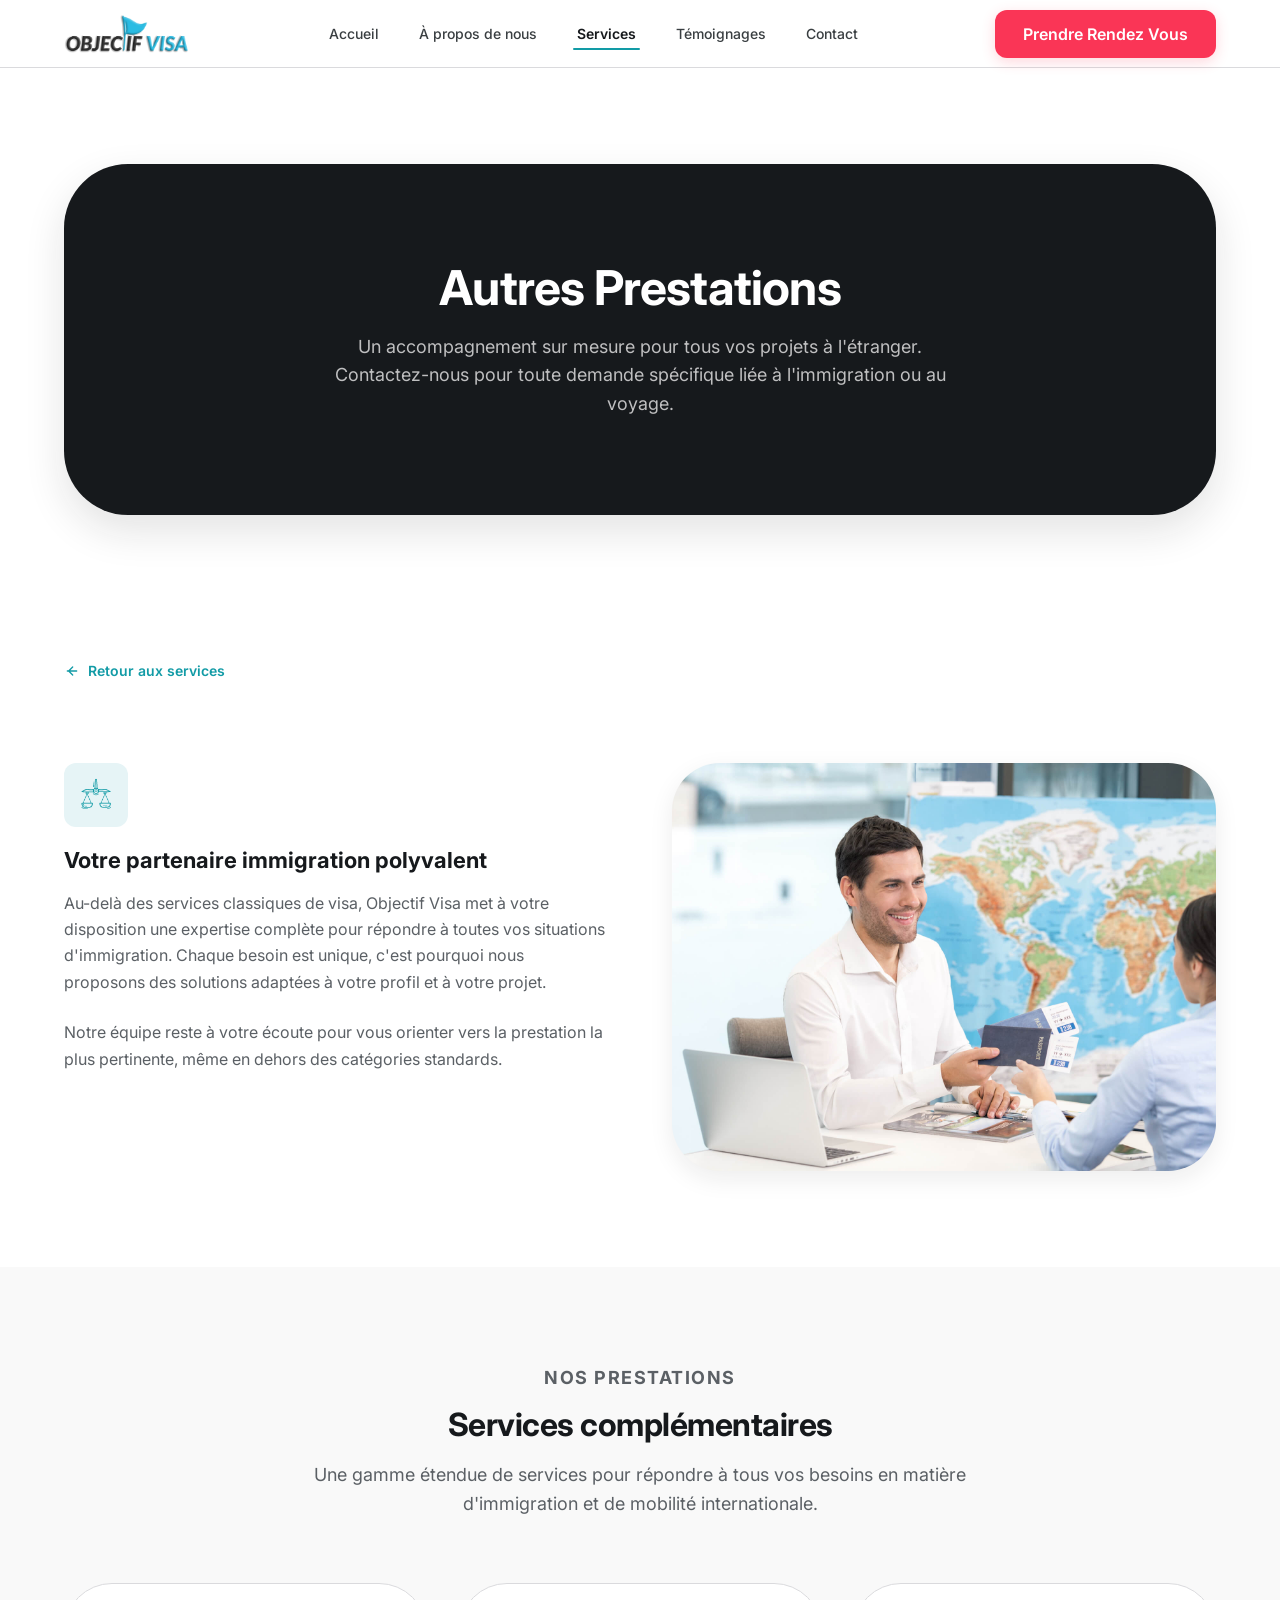
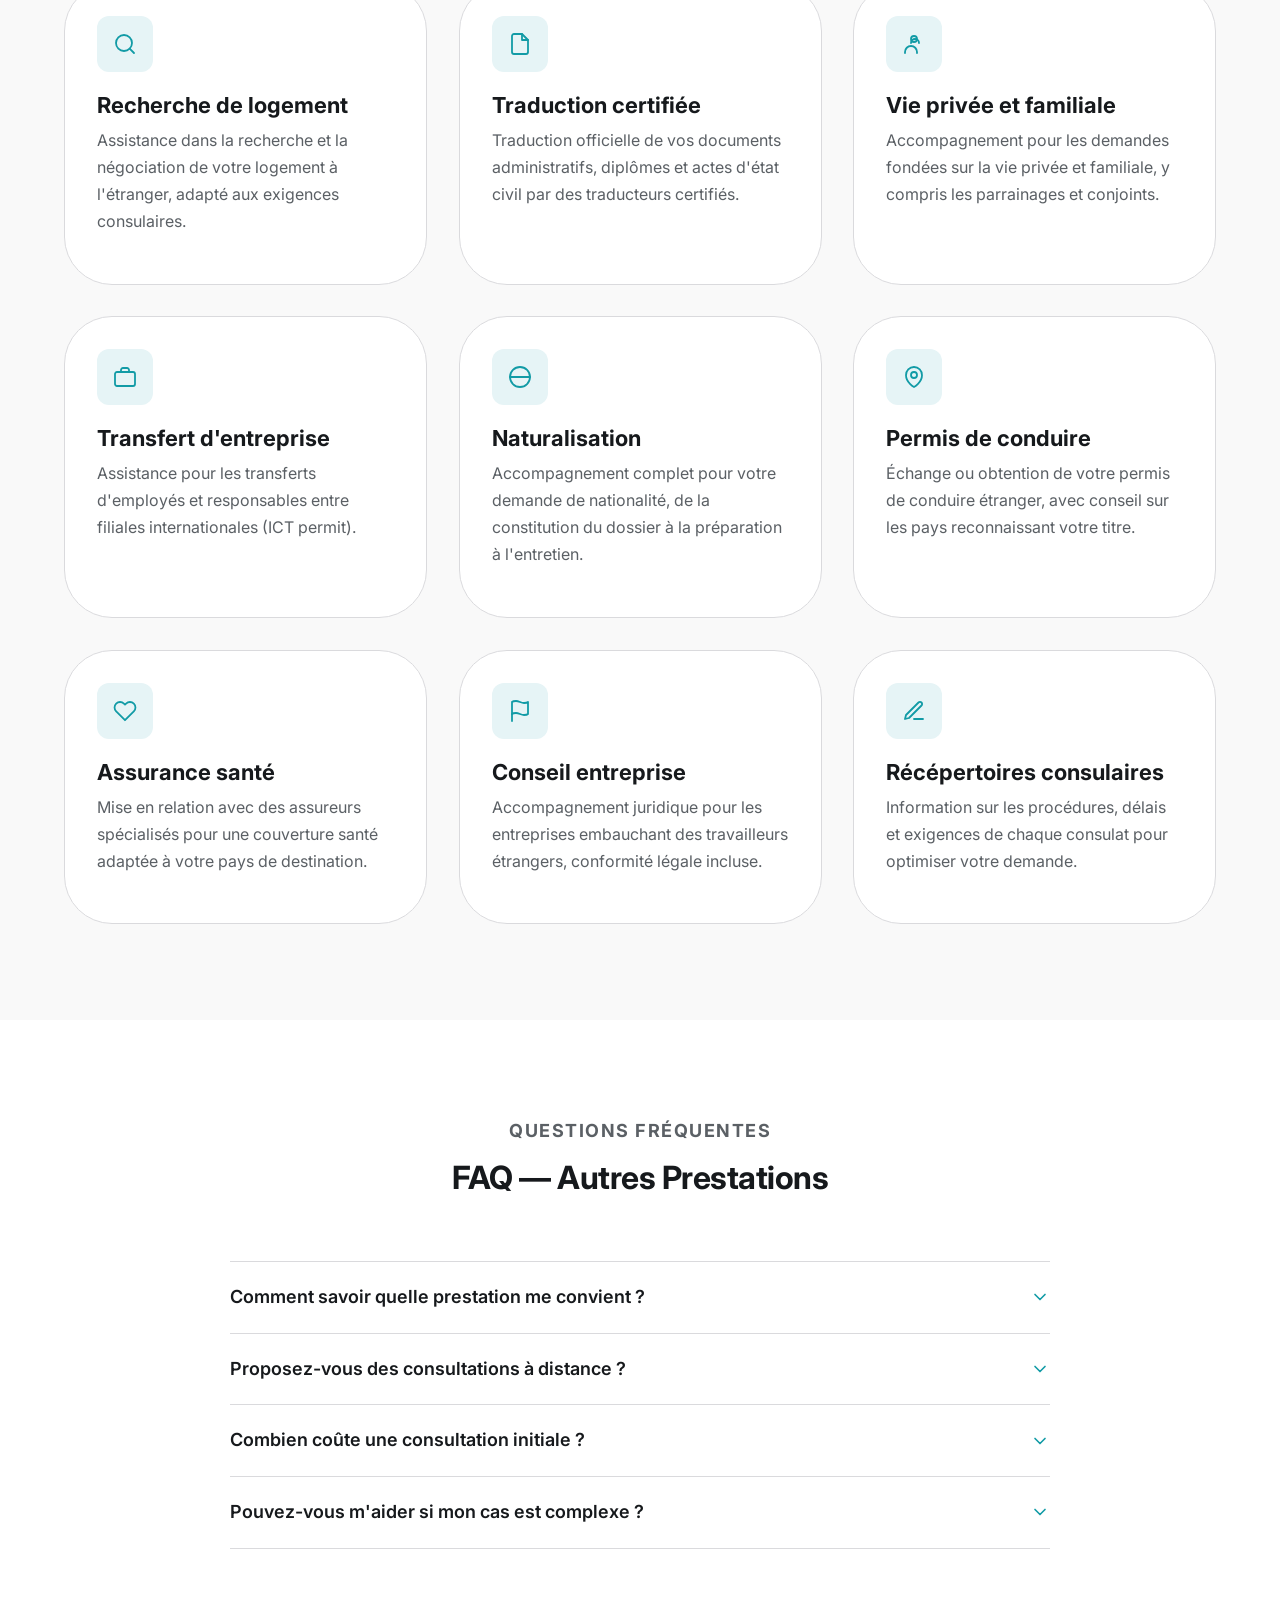
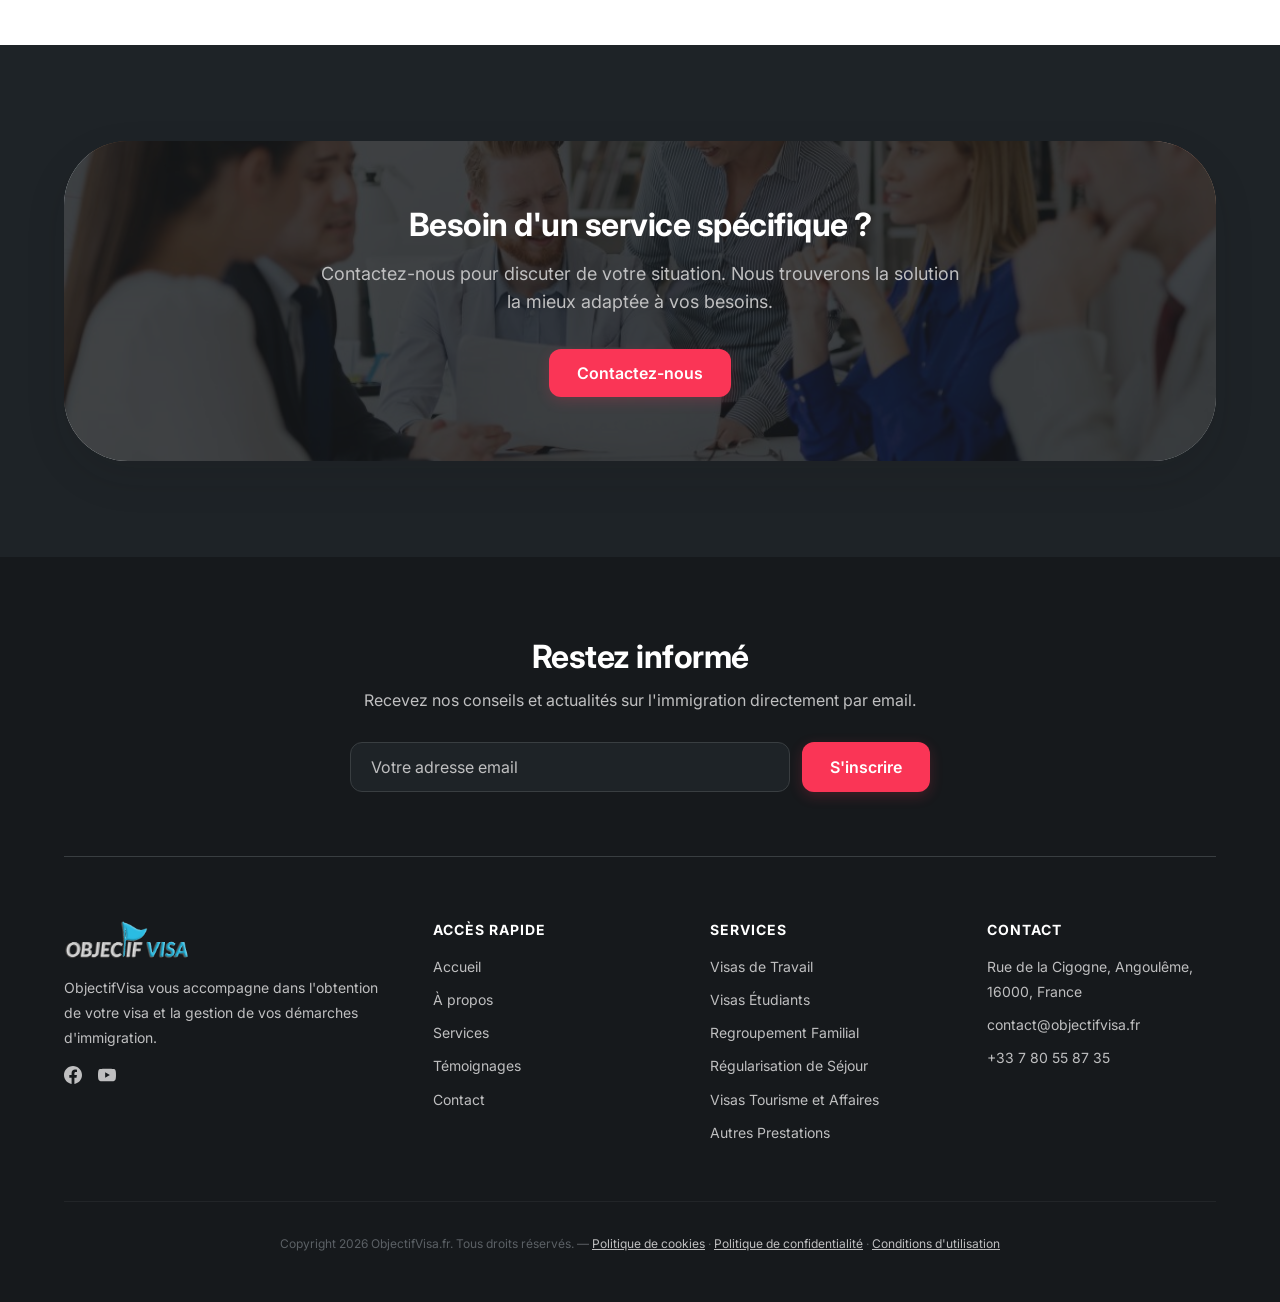
<file: autres-prestations.html>
<!DOCTYPE html>
<html lang="fr">
<head>
<meta charset="UTF-8" />
<meta name="viewport" content="width=device-width, initial-scale=1.0" />
<title>Objectif Visa — Autres Prestations</title>
<link rel="icon" type="image/png" sizes="64x64" href="images/favicon.png" />
<meta name="description" content="ObjectifVisa vous accompagne dans l'obtention de votre visa et la gestion de vos démarches d'immigration." />
<meta property="og:site_name" content="ObjectifVisa" />
<meta property="og:locale" content="fr_FR" />
<meta property="og:type" content="website" />
<meta property="og:title" content="Objectif Visa — Autres Prestations" />
<meta property="og:description" content="ObjectifVisa vous accompagne dans l'obtention de votre visa et la gestion de vos démarches d'immigration." />
<meta property="og:image" content="https://objectifvisa.fr/images/favicon.png" />
<meta name="twitter:card" content="summary" />
<meta name="twitter:title" content="Objectif Visa — Autres Prestations" />
<meta name="twitter:description" content="ObjectifVisa vous accompagne dans l'obtention de votre visa et la gestion de vos démarches d'immigration." />
<meta name="twitter:image" content="https://objectifvisa.fr/images/favicon.png" />
<link rel="preconnect" href="https://fonts.googleapis.com" />
<link rel="preconnect" href="https://fonts.gstatic.com" crossorigin />
<link href="https://fonts.googleapis.com/css2?family=Inter:wght@400;500;600;700&display=swap" rel="stylesheet" />
<link rel="stylesheet" href="styles.css" />
</head>
<body>

<!-- Navigation -->
  <nav class="nav" id="main-nav">
    <div class="container">
      <a href="index.html" class="logo"><img src="images/logo.png" alt="Objectif Visa" style="height:38px;width:auto;" /></a>
      <ul class="nav-links">
        <li><a href="index.html">Accueil</a></li>
        <li><a href="a-propos.html">À propos de nous</a></li>
        <li><a href="services.html" class="active">Services</a></li>
        <li><a href="temoignages.html">Témoignages</a></li>
        <li><a href="contact.html">Contact</a></li>
      </ul>
      <div class="nav-actions">
        <a href="contact.html" class="btn btn-coral nav-cta">Prendre Rendez Vous</a>
        <button type="button" class="burger-btn" id="burger-btn" aria-label="Menu principal" aria-expanded="false" aria-controls="mobile-menu">
          <span class="burger-bar"></span>
          <span class="burger-bar"></span>
          <span class="burger-bar"></span>
        </button>
      </div>
    </div>

    <!-- Mobile Drawer / Menu Overlay -->
    <div class="mobile-menu" id="mobile-menu" aria-hidden="true">
      <div class="mobile-menu-inner">
        <ul class="mobile-nav-links">
          <li><a href="index.html">Accueil</a></li>
          <li><a href="a-propos.html">À propos de nous</a></li>
          <li><a href="services.html" class="active">Services</a></li>
          <li><a href="temoignages.html">Témoignages</a></li>
          <li><a href="contact.html">Contact</a></li>
        </ul>
        <div class="mobile-menu-cta">
          <a href="contact.html" class="btn btn-coral btn-block">Prendre Rendez Vous</a>
        </div>
        <div class="mobile-menu-info">
          <div class="mobile-info-item">
            <svg width="16" height="16" viewBox="0 0 24 24" fill="none" stroke="currentColor" stroke-width="2"><path d="M21 10c0 7-9 13-9 13s-9-6-9-13a9 9 0 0 1 18 0z"/><circle cx="12" cy="10" r="3"/></svg>
            <span>Rue de la Cigogne, Angoulême, 16000, France</span>
          </div>
          <div class="mobile-info-item">
            <svg width="16" height="16" viewBox="0 0 24 24" fill="none" stroke="currentColor" stroke-width="2"><path d="M22 16.92v3a2 2 0 0 1-2.18 2 19.79 19.79 0 0 1-8.63-3.07 19.5 19.5 0 0 1-6-6 19.79 19.79 0 0 1-3.07-8.67A2 2 0 0 1 4.11 2h3a2 2 0 0 1 2 1.72 12.84 12.84 0 0 0 .7 2.81 2 2 0 0 1-.45 2.11L8.09 9.91a16 16 0 0 0 6 6l1.27-1.27a2 2 0 0 1 2.11-.45 12.84 12.84 0 0 0 2.81.7A2 2 0 0 1 22 16.92z"/></svg>
            <a href="tel:+33780558735">+33 7 80 55 87 35</a>
          </div>
        </div>
      </div>
    </div>
    <div class="mobile-backdrop" id="mobile-backdrop"></div>
  </nav>

  <!-- Hero -->
  <section class="bg-white">
    <div class="container">
      <div class="hero-card centered">
        <h1>Autres Prestations</h1>
        <p>Un accompagnement sur mesure pour tous vos projets à l'étranger. Contactez-nous pour toute demande spécifique liée à l'immigration ou au voyage.</p>
      </div>
    </div>
  </section>

  <!-- Back link -->
  <section style="padding-top: var(--spacing-48); padding-bottom: 0;">
    <div class="container">
      <a href="services.html" class="back-link">
        <svg width="16" height="16" viewBox="0 0 24 24" fill="none" stroke="currentColor" stroke-width="2" stroke-linecap="round" stroke-linejoin="round"><path d="M19 12H5M13 6l-6 6 6 6"/></svg>
        Retour aux services
      </a>
    </div>
  </section>

  <!-- Introduction -->
  <section class="bg-white" style="padding-top: var(--spacing-48);">
    <div class="container">
      <div class="detail-layout">
        <div>
          <div class="icon"><img src="images/icon-autres-prestations.gif" alt="Autres Prestations" width="36" height="36" style="display:block" /></div>
          <h3>Votre partenaire immigration polyvalent</h3>
          <p>Au-delà des services classiques de visa, Objectif Visa met à votre disposition une expertise complète pour répondre à toutes vos situations d'immigration. Chaque besoin est unique, c'est pourquoi nous proposons des solutions adaptées à votre profil et à votre projet.</p>
          <p>Notre équipe reste à votre écoute pour vous orienter vers la prestation la plus pertinente, même en dehors des catégories standards.</p>
        </div>
        <div class="detail-media">
          <img src="images/service-autres.jpg" alt="Accompagnement sur mesure" loading="lazy" />
        </div>
      </div>
    </div>
  </section>

  <!-- Additional Services List -->
  <section class="bg-fog">
    <div class="container">
      <div class="section-head">
        <p class="eyebrow">Nos prestations</p>
        <h2>Services complémentaires</h2>
        <p>Une gamme étendue de services pour répondre à tous vos besoins en matière d'immigration et de mobilité internationale.</p>
      </div>
      <div class="services-grid">
        <div class="service-card">
          <div class="icon"><svg width="24" height="24" viewBox="0 0 24 24" fill="none" stroke="#129ba6" stroke-width="1.8" stroke-linecap="round" stroke-linejoin="round"><circle cx="11" cy="11" r="8"/><path d="M21 21l-4.35-4.35"/></svg></div>
          <h3>Recherche de logement</h3>
          <p>Assistance dans la recherche et la négociation de votre logement à l'étranger, adapté aux exigences consulaires.</p>
        </div>
        <div class="service-card">
          <div class="icon"><svg width="24" height="24" viewBox="0 0 24 24" fill="none" stroke="#129ba6" stroke-width="1.8" stroke-linecap="round" stroke-linejoin="round"><path d="M14 2H6a2 2 0 0 0-2 2v16a2 2 0 0 0 2 2h12a2 2 0 0 0 2-2V8z"/><path d="M14 2v6h6"/></svg></div>
          <h3>Traduction certifiée</h3>
          <p>Traduction officielle de vos documents administratifs, diplômes et actes d'état civil par des traducteurs certifiés.</p>
        </div>
        <div class="service-card">
          <div class="icon"><svg width="24" height="24" viewBox="0 0 24 24" fill="none" stroke="#129ba6" stroke-width="1.8" stroke-linecap="round" stroke-linejoin="round"><path d="M17 11a4 4 0 0 0-8 0"/><circle cx="12" cy="7" r="3"/><path d="M3 21v-1a6 6 0 0 1 12 0v1"/></svg></div>
          <h3>Vie privée et familiale</h3>
          <p>Accompagnement pour les demandes fondées sur la vie privée et familiale, y compris les parrainages et conjoints.</p>
        </div>
        <div class="service-card">
          <div class="icon"><svg width="24" height="24" viewBox="0 0 24 24" fill="none" stroke="#129ba6" stroke-width="1.8" stroke-linecap="round" stroke-linejoin="round"><rect x="2" y="7" width="20" height="14" rx="2"/><path d="M16 7V5a2 2 0 0 0-2-2h-4a2 2 0 0 0-2 2v2"/></svg></div>
          <h3>Transfert d'entreprise</h3>
          <p>Assistance pour les transferts d'employés et responsables entre filiales internationales (ICT permit).</p>
        </div>
        <div class="service-card">
          <div class="icon"><svg width="24" height="24" viewBox="0 0 24 24" fill="none" stroke="#129ba6" stroke-width="1.8" stroke-linecap="round" stroke-linejoin="round"><path d="M2 12a10 10 0 1 0 20 0 10 10 0 0 0-20 0z"/><path d="M2 12h20"/></svg></div>
          <h3>Naturalisation</h3>
          <p>Accompagnement complet pour votre demande de nationalité, de la constitution du dossier à la préparation à l'entretien.</p>
        </div>
        <div class="service-card">
          <div class="icon"><svg width="24" height="24" viewBox="0 0 24 24" fill="none" stroke="#129ba6" stroke-width="1.8" stroke-linecap="round" stroke-linejoin="round"><path d="M12 22s-8-4.5-8-11.8A8 8 0 0 1 12 2a8 8 0 0 1 8 8.2c0 7.3-8 11.8-8 11.8z"/><circle cx="12" cy="10" r="3"/></svg></div>
          <h3>Permis de conduire</h3>
          <p>Échange ou obtention de votre permis de conduire étranger, avec conseil sur les pays reconnaissant votre titre.</p>
        </div>
        <div class="service-card">
          <div class="icon"><svg width="24" height="24" viewBox="0 0 24 24" fill="none" stroke="#129ba6" stroke-width="1.8" stroke-linecap="round" stroke-linejoin="round"><path d="M20.84 4.61a5.5 5.5 0 0 0-7.78 0L12 5.67l-1.06-1.06a5.5 5.5 0 0 0-7.78 7.78l1.06 1.06L12 21.23l7.78-7.78 1.06-1.06a5.5 5.5 0 0 0 0-7.78z"/></svg></div>
          <h3>Assurance santé</h3>
          <p>Mise en relation avec des assureurs spécialisés pour une couverture santé adaptée à votre pays de destination.</p>
        </div>
        <div class="service-card">
          <div class="icon"><svg width="24" height="24" viewBox="0 0 24 24" fill="none" stroke="#129ba6" stroke-width="1.8" stroke-linecap="round" stroke-linejoin="round"><path d="M4 15s1-1 4-1 5 2 8 2 4-1 4-1V3s-1 1-4 1-5-2-8-2-4 1-4 1z"/><line x1="4" y1="22" x2="4" y2="15"/></svg></div>
          <h3>Conseil entreprise</h3>
          <p>Accompagnement juridique pour les entreprises embauchant des travailleurs étrangers, conformité légale incluse.</p>
        </div>
        <div class="service-card">
          <div class="icon"><svg width="24" height="24" viewBox="0 0 24 24" fill="none" stroke="#129ba6" stroke-width="1.8" stroke-linecap="round" stroke-linejoin="round"><path d="M12 20h9"/><path d="M16.5 3.5a2.121 2.121 0 0 1 3 3L7 19l-4 1 1-4L16.5 3.5z"/></svg></div>
          <h3>Récépertoires consulaires</h3>
          <p>Information sur les procédures, délais et exigences de chaque consulat pour optimiser votre demande.</p>
        </div>
      </div>
    </div>
  </section>

  <!-- FAQ -->
  <section class="bg-white">
    <div class="container">
      <div class="section-head">
        <p class="eyebrow">Questions fréquentes</p>
        <h2>FAQ — Autres Prestations</h2>
      </div>
      <div class="faq-list">
        <details class="faq-item">
          <summary>
            Comment savoir quelle prestation me convient ?
            <svg width="20" height="20" viewBox="0 0 24 24" fill="none" stroke="currentColor" stroke-width="2" stroke-linecap="round" stroke-linejoin="round"><path d="M6 9l6 6 6-6"/></svg>
          </summary>
          <div class="faq-answer">Lors de votre premier rendez-vous gratuit, nous analysons votre situation et vous orientons vers la prestation la plus adaptée. Chaque cas est unique et mérite une attention particulière.</div>
        </details>
        <details class="faq-item">
          <summary>
            Proposez-vous des consultations à distance ?
            <svg width="20" height="20" viewBox="0 0 24 24" fill="none" stroke="currentColor" stroke-width="2" stroke-linecap="round" stroke-linejoin="round"><path d="M6 9l6 6 6-6"/></svg>
          </summary>
          <div class="faq-answer">Oui, nous offrons des consultations par visioconférence pour les clients situés en dehors d'Angoulême ou qui préfèrent un échange à distance. La qualité de notre accompagnement est la même.</div>
        </details>
        <details class="faq-item">
          <summary>
            Combien coûte une consultation initiale ?
            <svg width="20" height="20" viewBox="0 0 24 24" fill="none" stroke="currentColor" stroke-width="2" stroke-linecap="round" stroke-linejoin="round"><path d="M6 9l6 6 6-6"/></svg>
          </summary>
          <div class="faq-answer">Nous proposons une première consultation d'information à tarif réduit ou gratuite selon les périodes. Contactez-nous pour connaître les offres en cours.</div>
        </details>
        <details class="faq-item">
          <summary>
            Pouvez-vous m'aider si mon cas est complexe ?
            <svg width="20" height="20" viewBox="0 0 24 24" fill="none" stroke="currentColor" stroke-width="2" stroke-linecap="round" stroke-linejoin="round"><path d="M6 9l6 6 6-6"/></svg>
          </summary>
          <div class="faq-answer">Absolument. Notre équipe est habitée aux dossiers complexes : cas de refus multiples, situations administratives compliquées, dossiers nécessitant un recours contentieux. Contactez-nous pour une évaluation.</div>
        </details>
      </div>
    </div>
  </section>

  <!-- CTA -->
  <section class="bg-abyss">
    <div class="container">
      <div class="cta-final">
        <div class="bg-img" style="background-image:url('images/cta-background.jpg')"></div>
        <div class="overlay"></div>
        <div class="inner">
          <h2>Besoin d'un service spécifique ?</h2>
          <p>Contactez-nous pour discuter de votre situation. Nous trouverons la solution la mieux adaptée à vos besoins.</p>
          <a href="contact.html" class="btn btn-coral">Contactez-nous</a>
        </div>
      </div>
    </div>
  </section>

  <!-- Newsletter + Footer -->
  <div class="dark-block">
    <div class="container">
      <div class="newsletter">
        <h2>Restez informé</h2>
        <p>Recevez nos conseils et actualités sur l'immigration directement par email.</p>
        <form class="news-form" onsubmit="return false;">
          <input type="email" placeholder="Votre adresse email" aria-label="Votre adresse email" />
          <button type="submit" class="btn btn-coral">S'inscrire</button>
        </form>
      </div>
      <div class="footer">
        <div class="footer-grid">
          <div>
            <a href="index.html" class="logo"><img src="images/logo-white.png" alt="Objectif Visa" style="height:38px;width:auto;" /></a>
            <p>ObjectifVisa vous accompagne dans l'obtention de votre visa et la gestion de vos démarches d'immigration.</p>
            <div class="footer-social">
              <a href="https://www.facebook.com/objectifvisa" target="_blank" rel="noopener noreferrer" aria-label="Facebook ObjectifVisa"><svg width="18" height="18" viewBox="0 0 24 24" fill="currentColor" aria-hidden="true"><path d="M24 12.073c0-6.627-5.373-12-12-12s-12 5.373-12 12c0 5.99 4.388 10.954 10.125 11.854v-8.385H7.078v-3.47h3.047V9.43c0-3.007 1.792-4.669 4.533-4.669 1.312 0 2.686.235 2.686.235v2.953H15.83c-1.491 0-1.956.925-1.956 1.874v2.25h3.328l-.532 3.47h-2.796v8.385C19.612 23.027 24 18.062 24 12.073z"/></svg></a>
              <a href="https://www.youtube.com/@objectifvisa-denoeletjosep7353" target="_blank" rel="noopener noreferrer" aria-label="Chaîne YouTube ObjectifVisa"><svg width="18" height="18" viewBox="0 0 24 24" fill="currentColor" aria-hidden="true"><path d="M23.498 6.186a3.016 3.016 0 0 0-2.122-2.136C19.505 3.545 12 3.545 12 3.545s-7.505 0-9.377.505A3.017 3.017 0 0 0 .502 6.186C0 8.07 0 12 0 12s0 3.93.502 5.814a3.016 3.016 0 0 0 2.122 2.136c1.871.505 9.376.505 9.376.505s7.505 0 9.377-.505a3.015 3.015 0 0 0 2.122-2.136C24 15.93 24 12 24 12s0-3.93-.502-5.814zM9.545 15.568V8.432L15.818 12l-6.273 3.568z"/></svg></a>
              </div>
          </div>
          <div>
            <h4>Accès rapide</h4>
            <ul>
              <li><a href="index.html">Accueil</a></li>
              <li><a href="a-propos.html">À propos</a></li>
              <li><a href="services.html">Services</a></li>
              <li><a href="temoignages.html">Témoignages</a></li>
              <li><a href="contact.html">Contact</a></li>
            </ul>
          </div>
          <div>
            <h4>Services</h4>
            <ul>
              <li><a href="visas-travail.html">Visas de Travail</a></li>
              <li><a href="visas-etudiants.html">Visas Étudiants</a></li>
              <li><a href="regroupement-familial.html">Regroupement Familial</a></li>
              <li><a href="regularisation-sejour.html">Régularisation de Séjour</a></li>
              <li><a href="visas-tourisme.html">Visas Tourisme et Affaires</a></li>
              <li><a href="autres-prestations.html">Autres Prestations</a></li>
            </ul>
          </div>
          <div>
            <h4>Contact</h4>
            <ul>
              <li>Rue de la Cigogne, Angoulême, 16000, France</li>
              <li><a href="mailto:contact@objectifvisa.fr">contact@objectifvisa.fr</a></li>
              <li><a href="tel:+33780558735">+33 7 80 55 87 35</a></li>
            </ul>
          </div>
        </div>
        <div class="footer-bottom">Copyright 2026 ObjectifVisa.fr. Tous droits réservés. — <a href="politique-de-cookies.html">Politique de cookies</a> · <a href="politique-de-confidentialite.html">Politique de confidentialité</a> · <a href="conditions-d-utilisation.html">Conditions d'utilisation</a></div>
      </div>
    </div>
  </div>

  <script src="main.js"></script>
</body>
</html>
</file>
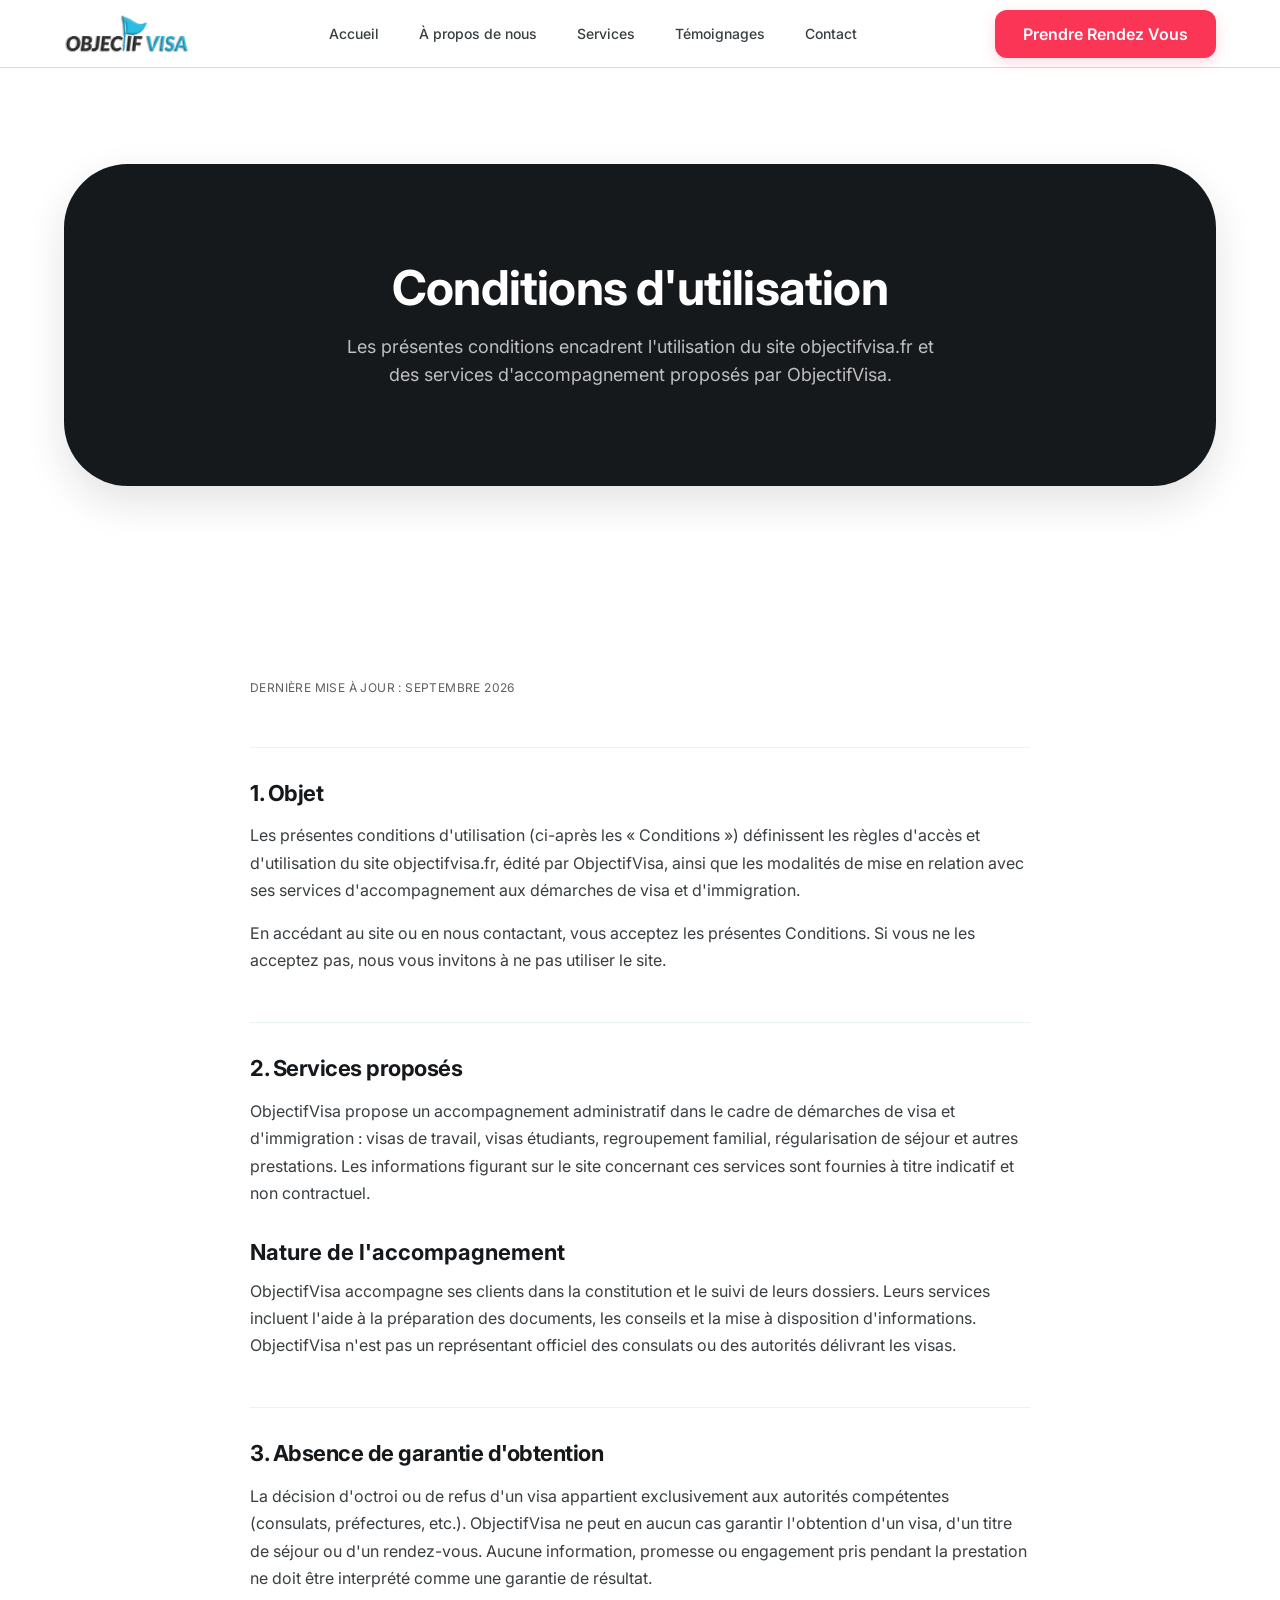
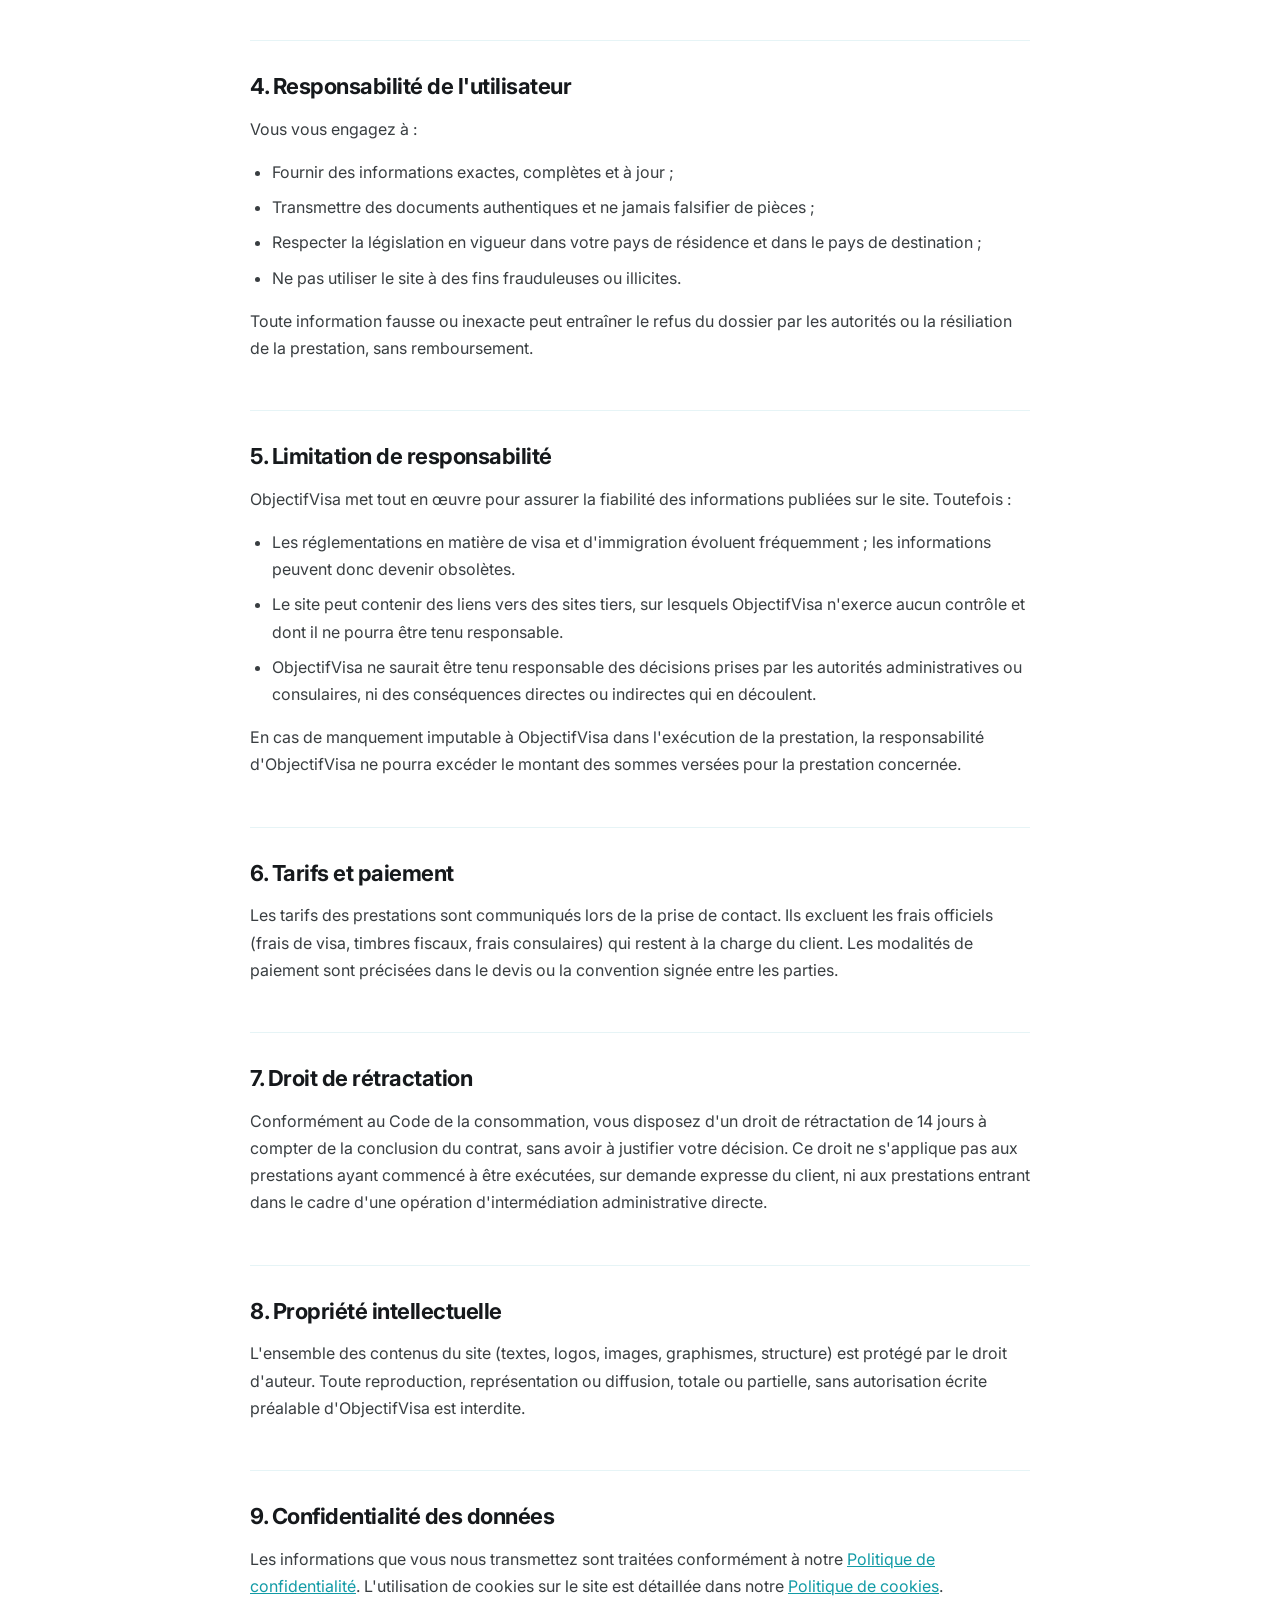
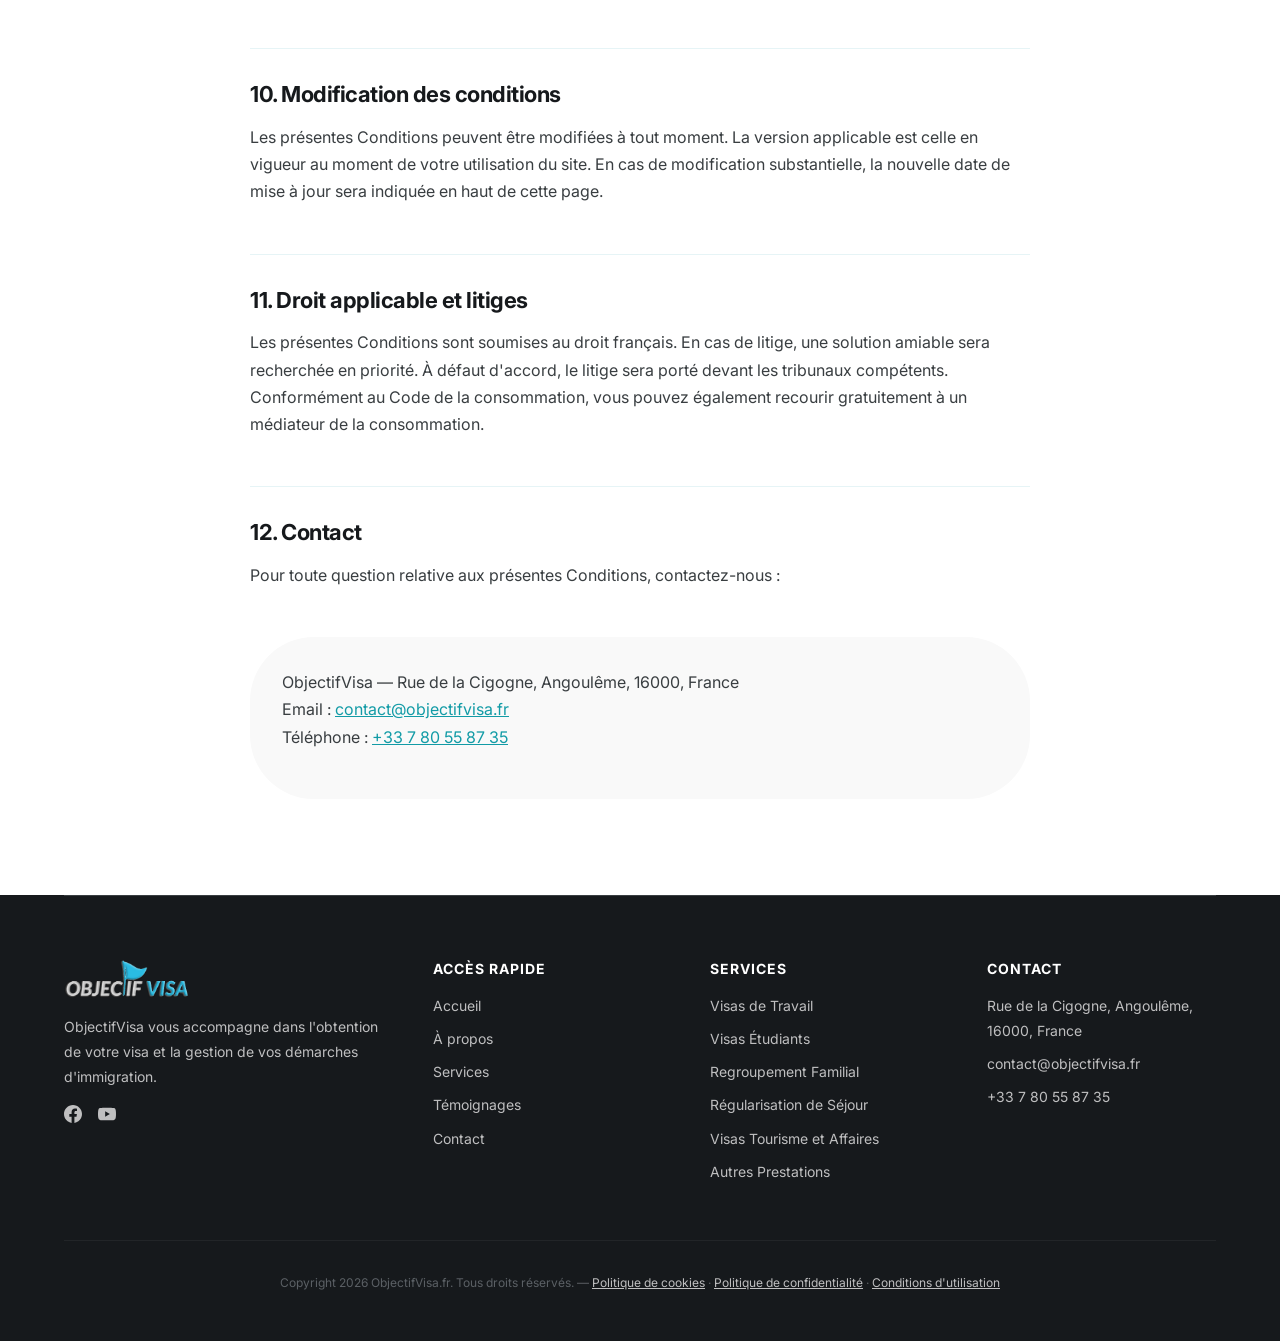
<file: conditions-d-utilisation.html>
<!DOCTYPE html>
<html lang="fr">
<head>
<meta charset="UTF-8" />
<meta name="viewport" content="width=device-width, initial-scale=1.0" />
<title>Objectif Visa — Conditions d'utilisation</title>
<link rel="icon" type="image/png" sizes="64x64" href="images/favicon.png" />
<meta property="og:site_name" content="ObjectifVisa" />
<meta property="og:locale" content="fr_FR" />
<meta property="og:type" content="website" />
<meta property="og:title" content="Objectif Visa — Conditions d'utilisation" />
<meta property="og:description" content="Conditions d'utilisation du site objectifvisa.fr et des services d'accompagnement aux démarches de visa d'ObjectifVisa." />
<meta property="og:image" content="https://objectifvisa.fr/images/favicon.png" />
<meta name="twitter:card" content="summary" />
<meta name="twitter:title" content="Objectif Visa — Conditions d'utilisation" />
<meta name="twitter:description" content="Conditions d'utilisation du site objectifvisa.fr et des services d'accompagnement aux démarches de visa d'ObjectifVisa." />
<meta name="twitter:image" content="https://objectifvisa.fr/images/favicon.png" />
<meta name="description" content="Conditions d'utilisation du site objectifvisa.fr et des services d'accompagnement aux démarches de visa d'ObjectifVisa." />
<link rel="preconnect" href="https://fonts.googleapis.com" />
<link rel="preconnect" href="https://fonts.gstatic.com" crossorigin />
<link href="https://fonts.googleapis.com/css2?family=Inter:wght@400;500;600;700&display=swap" rel="stylesheet" />
<link rel="stylesheet" href="styles.css" />
</head>
<body>

<nav class="nav" id="main-nav">
    <div class="container">
      <a href="index.html" class="logo"><img src="images/logo.png" alt="Objectif Visa" style="height:38px;width:auto;" /></a>
      <ul class="nav-links">
        <li><a href="index.html">Accueil</a></li>
        <li><a href="a-propos.html">À propos de nous</a></li>
        <li><a href="services.html">Services</a></li>
        <li><a href="temoignages.html">Témoignages</a></li>
        <li><a href="contact.html">Contact</a></li>
      </ul>
      <div class="nav-actions">
        <a href="contact.html" class="btn btn-coral nav-cta">Prendre Rendez Vous</a>
        <button type="button" class="burger-btn" id="burger-btn" aria-label="Menu principal" aria-expanded="false" aria-controls="mobile-menu">
          <span class="burger-bar"></span>
          <span class="burger-bar"></span>
          <span class="burger-bar"></span>
        </button>
      </div>
    </div>

    <div class="mobile-menu" id="mobile-menu" aria-hidden="true">
      <div class="mobile-menu-inner">
        <ul class="mobile-nav-links">
          <li><a href="index.html">Accueil</a></li>
          <li><a href="a-propos.html">À propos de nous</a></li>
          <li><a href="services.html">Services</a></li>
          <li><a href="temoignages.html">Témoignages</a></li>
          <li><a href="contact.html">Contact</a></li>
        </ul>
        <div class="mobile-menu-cta">
          <a href="contact.html" class="btn btn-coral btn-block">Prendre Rendez Vous</a>
        </div>
        <div class="mobile-menu-info">
          <div class="mobile-info-item">
            <svg width="16" height="16" viewBox="0 0 24 24" fill="none" stroke="currentColor" stroke-width="2"><path d="M21 10c0 7-9 13-9 13s-9-6-9-13a9 9 0 0 1 18 0z"/><circle cx="12" cy="10" r="3"/></svg>
            <span>Rue de la Cigogne, Angoulême, 16000, France</span>
          </div>
          <div class="mobile-info-item">
            <svg width="16" height="16" viewBox="0 0 24 24" fill="none" stroke="currentColor" stroke-width="2"><path d="M22 16.92v3a2 2 0 0 1-2.18 2 19.79 19.79 0 0 1-8.63-3.07 19.5 19.5 0 0 1-6-6 19.79 19.79 0 0 1-3.07-8.67A2 2 0 0 1 4.11 2h3a2 2 0 0 1 2 1.72 12.84 12.84 0 0 0 .7 2.81 2 2 0 0 1-.45 2.11L8.09 9.91a16 16 0 0 0 6 6l1.27-1.27a2 2 0 0 1 2.11-.45 12.84 12.84 0 0 0 2.81.7A2 2 0 0 1 22 16.92z"/></svg>
            <a href="tel:+33780558735">+33 7 80 55 87 35</a>
          </div>
        </div>
      </div>
    </div>
    <div class="mobile-backdrop" id="mobile-backdrop"></div>
  </nav>

  <!-- Hero -->
  <section class="bg-white">
    <div class="container">
      <div class="hero-card centered">
        <h1>Conditions d'utilisation</h1>
        <p>Les présentes conditions encadrent l'utilisation du site objectifvisa.fr et des services d'accompagnement proposés par ObjectifVisa.</p>
      </div>
    </div>
  </section>

  <!-- Contenu -->
  <section class="bg-white">
    <div class="container">
      <div class="legal-page">
        <p class="legal-meta">Dernière mise à jour : septembre 2026</p>

        <h2>1. Objet</h2>
        <p>Les présentes conditions d'utilisation (ci-après les « Conditions ») définissent les règles d'accès et d'utilisation du site objectifvisa.fr, édité par ObjectifVisa, ainsi que les modalités de mise en relation avec ses services d'accompagnement aux démarches de visa et d'immigration.</p>
        <p>En accédant au site ou en nous contactant, vous acceptez les présentes Conditions. Si vous ne les acceptez pas, nous vous invitons à ne pas utiliser le site.</p>

        <h2>2. Services proposés</h2>
        <p>ObjectifVisa propose un accompagnement administratif dans le cadre de démarches de visa et d'immigration : visas de travail, visas étudiants, regroupement familial, régularisation de séjour et autres prestations. Les informations figurant sur le site concernant ces services sont fournies à titre indicatif et non contractuel.</p>

        <h3>Nature de l'accompagnement</h3>
        <p>ObjectifVisa accompagne ses clients dans la constitution et le suivi de leurs dossiers. Leurs services incluent l'aide à la préparation des documents, les conseils et la mise à disposition d'informations. ObjectifVisa n'est pas un représentant officiel des consulats ou des autorités délivrant les visas.</p>

        <h2>3. Absence de garantie d'obtention</h2>
        <p>La décision d'octroi ou de refus d'un visa appartient exclusivement aux autorités compétentes (consulats, préfectures, etc.). ObjectifVisa ne peut en aucun cas garantir l'obtention d'un visa, d'un titre de séjour ou d'un rendez-vous. Aucune information, promesse ou engagement pris pendant la prestation ne doit être interprété comme une garantie de résultat.</p>

        <h2>4. Responsabilité de l'utilisateur</h2>
        <p>Vous vous engagez à :</p>
        <ul>
          <li>Fournir des informations exactes, complètes et à jour ;</li>
          <li>Transmettre des documents authentiques et ne jamais falsifier de pièces ;</li>
          <li>Respecter la législation en vigueur dans votre pays de résidence et dans le pays de destination ;</li>
          <li>Ne pas utiliser le site à des fins frauduleuses ou illicites.</li>
        </ul>
        <p>Toute information fausse ou inexacte peut entraîner le refus du dossier par les autorités ou la résiliation de la prestation, sans remboursement.</p>

        <h2>5. Limitation de responsabilité</h2>
        <p>ObjectifVisa met tout en œuvre pour assurer la fiabilité des informations publiées sur le site. Toutefois :</p>
        <ul>
          <li>Les réglementations en matière de visa et d'immigration évoluent fréquemment ; les informations peuvent donc devenir obsolètes.</li>
          <li>Le site peut contenir des liens vers des sites tiers, sur lesquels ObjectifVisa n'exerce aucun contrôle et dont il ne pourra être tenu responsable.</li>
          <li>ObjectifVisa ne saurait être tenu responsable des décisions prises par les autorités administratives ou consulaires, ni des conséquences directes ou indirectes qui en découlent.</li>
        </ul>
        <p>En cas de manquement imputable à ObjectifVisa dans l'exécution de la prestation, la responsabilité d'ObjectifVisa ne pourra excéder le montant des sommes versées pour la prestation concernée.</p>

        <h2>6. Tarifs et paiement</h2>
        <p>Les tarifs des prestations sont communiqués lors de la prise de contact. Ils excluent les frais officiels (frais de visa, timbres fiscaux, frais consulaires) qui restent à la charge du client. Les modalités de paiement sont précisées dans le devis ou la convention signée entre les parties.</p>

        <h2>7. Droit de rétractation</h2>
        <p>Conformément au Code de la consommation, vous disposez d'un droit de rétractation de 14 jours à compter de la conclusion du contrat, sans avoir à justifier votre décision. Ce droit ne s'applique pas aux prestations ayant commencé à être exécutées, sur demande expresse du client, ni aux prestations entrant dans le cadre d'une opération d'intermédiation administrative directe.</p>

        <h2>8. Propriété intellectuelle</h2>
        <p>L'ensemble des contenus du site (textes, logos, images, graphismes, structure) est protégé par le droit d'auteur. Toute reproduction, représentation ou diffusion, totale ou partielle, sans autorisation écrite préalable d'ObjectifVisa est interdite.</p>

        <h2>9. Confidentialité des données</h2>
        <p>Les informations que vous nous transmettez sont traitées conformément à notre <a href="politique-de-confidentialite.html">Politique de confidentialité</a>. L'utilisation de cookies sur le site est détaillée dans notre <a href="politique-de-cookies.html">Politique de cookies</a>.</p>

        <h2>10. Modification des conditions</h2>
        <p>Les présentes Conditions peuvent être modifiées à tout moment. La version applicable est celle en vigueur au moment de votre utilisation du site. En cas de modification substantielle, la nouvelle date de mise à jour sera indiquée en haut de cette page.</p>

        <h2>11. Droit applicable et litiges</h2>
        <p>Les présentes Conditions sont soumises au droit français. En cas de litige, une solution amiable sera recherchée en priorité. À défaut d'accord, le litige sera porté devant les tribunaux compétents. Conformément au Code de la consommation, vous pouvez également recourir gratuitement à un médiateur de la consommation.</p>

        <h2>12. Contact</h2>
        <p>Pour toute question relative aux présentes Conditions, contactez-nous :</p>
        <div class="legal-contact">
          <p>ObjectifVisa — Rue de la Cigogne, Angoulême, 16000, France<br />
          Email : <a href="mailto:contact@objectifvisa.fr">contact@objectifvisa.fr</a><br />
          Téléphone : <a href="tel:+33780558735">+33 7 80 55 87 35</a></p>
        </div>
      </div>
    </div>
  </section>

  <!-- Footer -->
  <div class="bg-charcoal">
    <div class="container">
      <footer class="footer">
        <div class="footer-grid">
          <div>
            <a href="index.html" class="logo"><img src="images/logo-white.png" alt="Objectif Visa" style="height:38px;width:auto;" /></a>
            <p>ObjectifVisa vous accompagne dans l'obtention de votre visa et la gestion de vos démarches d'immigration.</p>
            <div class="footer-social">
              <a href="https://www.facebook.com/objectifvisa" target="_blank" rel="noopener noreferrer" aria-label="Facebook ObjectifVisa"><svg width="18" height="18" viewBox="0 0 24 24" fill="currentColor" aria-hidden="true"><path d="M24 12.073c0-6.627-5.373-12-12-12s-12 5.373-12 12c0 5.99 4.388 10.954 10.125 11.854v-8.385H7.078v-3.47h3.047V9.43c0-3.007 1.792-4.669 4.533-4.669 1.312 0 2.686.235 2.686.235v2.953H15.83c-1.491 0-1.956.925-1.956 1.874v2.25h3.328l-.532 3.47h-2.796v8.385C19.612 23.027 24 18.062 24 12.073z"/></svg></a>
              <a href="https://www.youtube.com/@objectifvisa-denoeletjosep7353" target="_blank" rel="noopener noreferrer" aria-label="Chaîne YouTube ObjectifVisa"><svg width="18" height="18" viewBox="0 0 24 24" fill="currentColor" aria-hidden="true"><path d="M23.498 6.186a3.016 3.016 0 0 0-2.122-2.136C19.505 3.545 12 3.545 12 3.545s-7.505 0-9.377.505A3.017 3.017 0 0 0 .502 6.186C0 8.07 0 12 0 12s0 3.93.502 5.814a3.016 3.016 0 0 0 2.122 2.136c1.871.505 9.376.505 9.376.505s7.505 0 9.377-.505a3.015 3.015 0 0 0 2.122-2.136C24 15.93 24 12 24 12s0-3.93-.502-5.814zM9.545 15.568V8.432L15.818 12l-6.273 3.568z"/></svg></a>
              </div>
          </div>
          <div>
            <h4>Accès rapide</h4>
            <ul>
              <li><a href="index.html">Accueil</a></li>
              <li><a href="a-propos.html">À propos</a></li>
              <li><a href="services.html">Services</a></li>
              <li><a href="temoignages.html">Témoignages</a></li>
              <li><a href="contact.html">Contact</a></li>
            </ul>
          </div>
          <div>
            <h4>Services</h4>
            <ul>
              <li><a href="visas-travail.html">Visas de Travail</a></li>
              <li><a href="visas-etudiants.html">Visas Étudiants</a></li>
              <li><a href="regroupement-familial.html">Regroupement Familial</a></li>
              <li><a href="regularisation-sejour.html">Régularisation de Séjour</a></li>
              <li><a href="visas-tourisme.html">Visas Tourisme et Affaires</a></li>
              <li><a href="autres-prestations.html">Autres Prestations</a></li>
            </ul>
          </div>
          <div>
            <h4>Contact</h4>
            <ul>
              <li>Rue de la Cigogne, Angoulême, 16000, France</li>
              <li><a href="mailto:contact@objectifvisa.fr">contact@objectifvisa.fr</a></li>
              <li><a href="tel:+33780558735">+33 7 80 55 87 35</a></li>
            </ul>
          </div>
        </div>
        <div class="footer-bottom">Copyright 2026 ObjectifVisa.fr. Tous droits réservés. — <a href="politique-de-cookies.html">Politique de cookies</a> · <a href="politique-de-confidentialite.html">Politique de confidentialité</a> · <a href="conditions-d-utilisation.html">Conditions d'utilisation</a></div>
      </footer>
    </div>
  </div>

  <script src="main.js"></script>
</body>
</html>
</file>
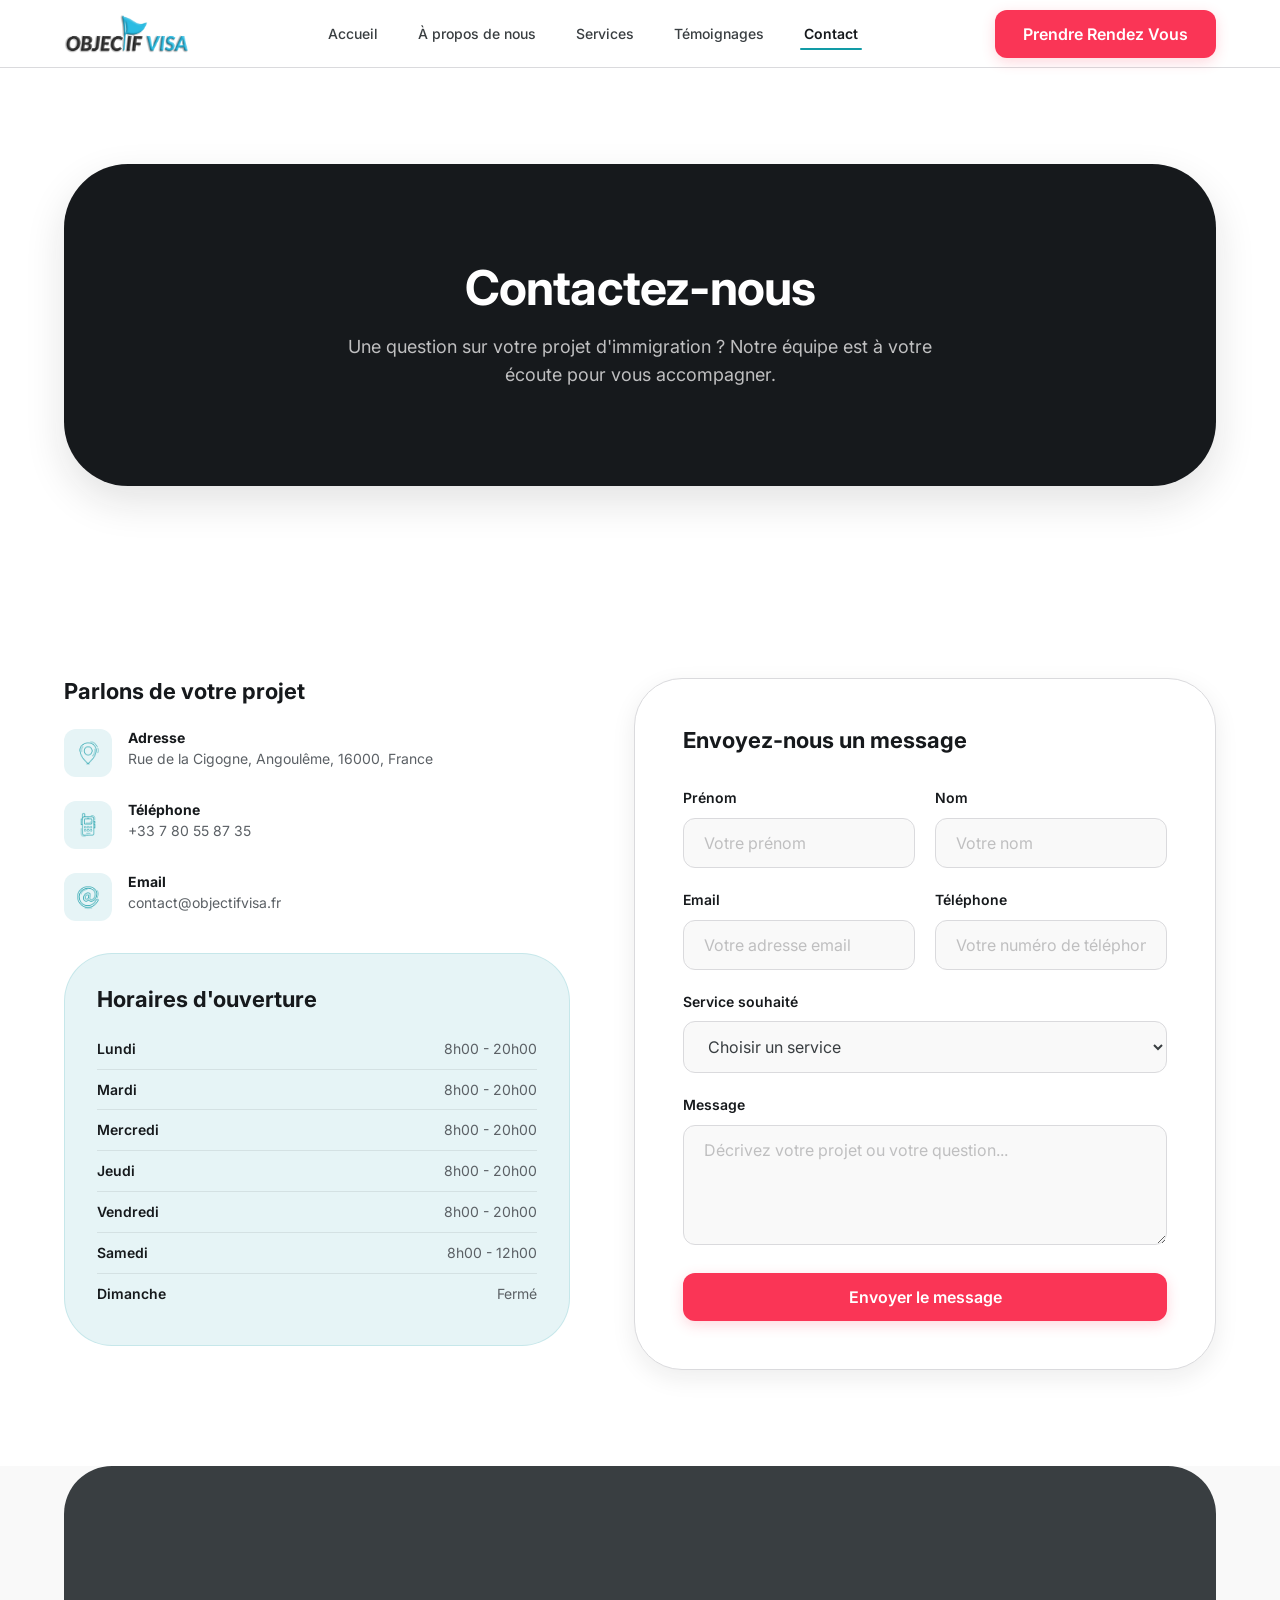
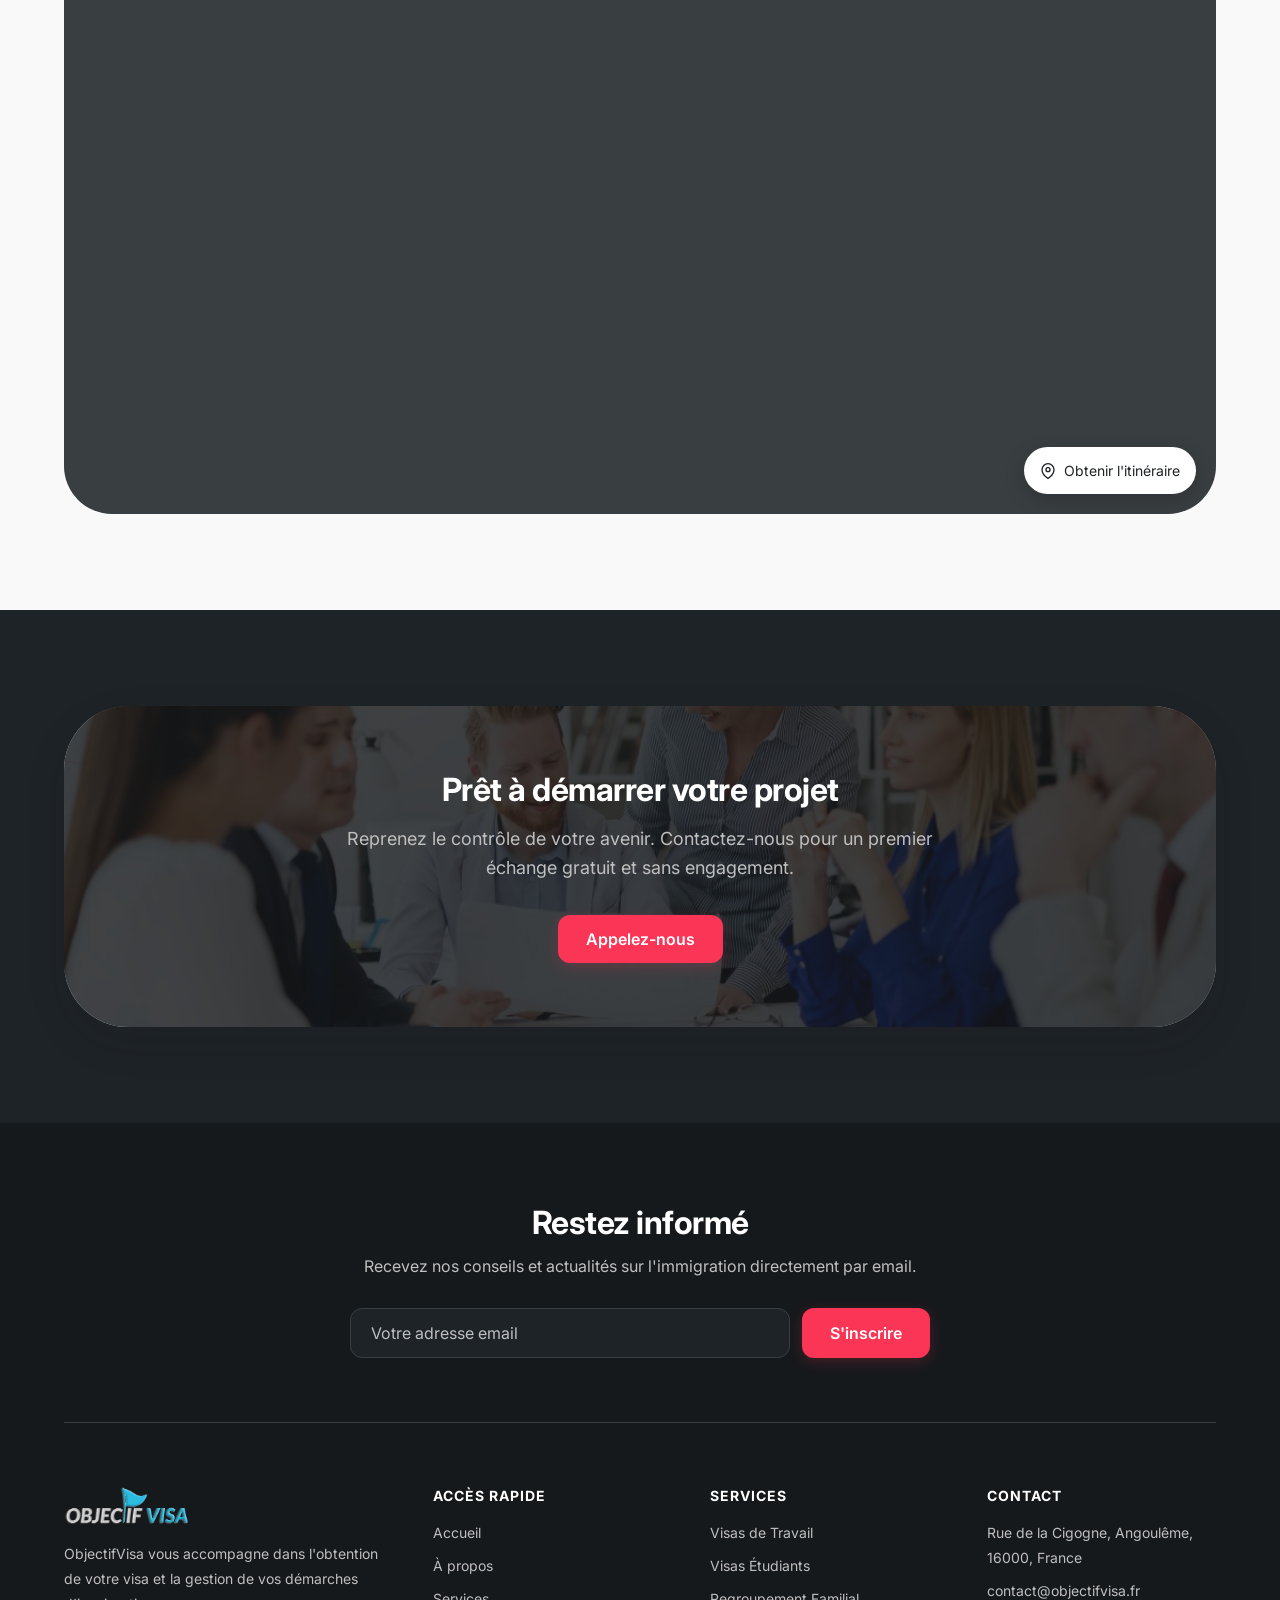
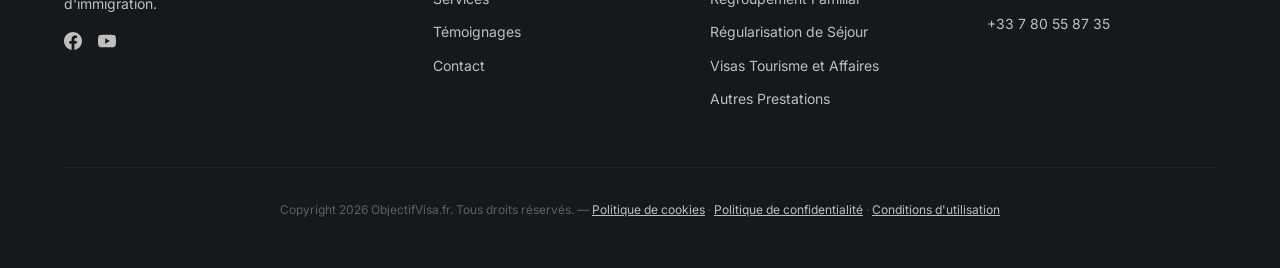
<file: contact.html>
<!DOCTYPE html>
<html lang="fr">
<head>
<meta charset="UTF-8" />
<meta name="viewport" content="width=device-width, initial-scale=1.0" />
<title>Objectif Visa — Contact</title>
<link rel="icon" type="image/png" sizes="64x64" href="images/favicon.png" />
<meta name="description" content="ObjectifVisa vous accompagne dans l'obtention de votre visa et la gestion de vos démarches d'immigration." />
<meta property="og:site_name" content="ObjectifVisa" />
<meta property="og:locale" content="fr_FR" />
<meta property="og:type" content="website" />
<meta property="og:title" content="Objectif Visa — Contact" />
<meta property="og:description" content="ObjectifVisa vous accompagne dans l'obtention de votre visa et la gestion de vos démarches d'immigration." />
<meta property="og:image" content="https://objectifvisa.fr/images/favicon.png" />
<meta name="twitter:card" content="summary" />
<meta name="twitter:title" content="Objectif Visa — Contact" />
<meta name="twitter:description" content="ObjectifVisa vous accompagne dans l'obtention de votre visa et la gestion de vos démarches d'immigration." />
<meta name="twitter:image" content="https://objectifvisa.fr/images/favicon.png" />
<link rel="preconnect" href="https://fonts.googleapis.com" />
<link rel="preconnect" href="https://fonts.gstatic.com" crossorigin />
<link href="https://fonts.googleapis.com/css2?family=Inter:wght@400;500;600;700&display=swap" rel="stylesheet" />
<link rel="stylesheet" href="styles.css" />
</head>
<body>

<!-- Navigation -->
  <nav class="nav" id="main-nav">
    <div class="container">
      <a href="index.html" class="logo"><img src="images/logo.png" alt="Objectif Visa" style="height:38px;width:auto;" /></a>
      <ul class="nav-links">
        <li><a href="index.html">Accueil</a></li>
        <li><a href="a-propos.html">À propos de nous</a></li>
        <li><a href="services.html">Services</a></li>
        <li><a href="temoignages.html">Témoignages</a></li>
        <li><a href="contact.html" class="active">Contact</a></li>
      </ul>
      <div class="nav-actions">
        <a href="contact.html" class="btn btn-coral nav-cta">Prendre Rendez Vous</a>
        <button type="button" class="burger-btn" id="burger-btn" aria-label="Menu principal" aria-expanded="false" aria-controls="mobile-menu">
          <span class="burger-bar"></span>
          <span class="burger-bar"></span>
          <span class="burger-bar"></span>
        </button>
      </div>
    </div>

    <!-- Mobile Drawer / Menu Overlay -->
    <div class="mobile-menu" id="mobile-menu" aria-hidden="true">
      <div class="mobile-menu-inner">
        <ul class="mobile-nav-links">
          <li><a href="index.html">Accueil</a></li>
          <li><a href="a-propos.html">À propos de nous</a></li>
          <li><a href="services.html">Services</a></li>
          <li><a href="temoignages.html">Témoignages</a></li>
          <li><a href="contact.html" class="active">Contact</a></li>
        </ul>
        <div class="mobile-menu-cta">
          <a href="contact.html" class="btn btn-coral btn-block">Prendre Rendez Vous</a>
        </div>
        <div class="mobile-menu-info">
          <div class="mobile-info-item">
            <svg width="16" height="16" viewBox="0 0 24 24" fill="none" stroke="currentColor" stroke-width="2"><path d="M21 10c0 7-9 13-9 13s-9-6-9-13a9 9 0 0 1 18 0z"/><circle cx="12" cy="10" r="3"/></svg>
            <span>Rue de la Cigogne, Angoulême, 16000, France</span>
          </div>
          <div class="mobile-info-item">
            <svg width="16" height="16" viewBox="0 0 24 24" fill="none" stroke="currentColor" stroke-width="2"><path d="M22 16.92v3a2 2 0 0 1-2.18 2 19.79 19.79 0 0 1-8.63-3.07 19.5 19.5 0 0 1-6-6 19.79 19.79 0 0 1-3.07-8.67A2 2 0 0 1 4.11 2h3a2 2 0 0 1 2 1.72 12.84 12.84 0 0 0 .7 2.81 2 2 0 0 1-.45 2.11L8.09 9.91a16 16 0 0 0 6 6l1.27-1.27a2 2 0 0 1 2.11-.45 12.84 12.84 0 0 0 2.81.7A2 2 0 0 1 22 16.92z"/></svg>
            <a href="tel:+33780558735">+33 7 80 55 87 35</a>
          </div>
        </div>
      </div>
    </div>
    <div class="mobile-backdrop" id="mobile-backdrop"></div>
  </nav>

  <!-- Hero -->
  <section class="bg-white">
    <div class="container">
      <div class="hero-card centered">
        <h1>Contactez-nous</h1>
        <p>Une question sur votre projet d'immigration ? Notre équipe est à votre écoute pour vous accompagner.</p>
      </div>
    </div>
  </section>

  <!-- Contact Grid -->
  <section class="bg-white">
    <div class="container">
      <div class="contact-grid">
        <div class="contact-info">
          <h3>Parlons de votre projet</h3>
          <ul class="info-list">
            <li>
              <div class="icon"><img src="images/icon-adresse.gif" alt="Adresse" width="26" height="26" style="display:block" /></div>
              <div>
                <h4>Adresse</h4>
                <p>Rue de la Cigogne, Angoulême, 16000, France</p>
              </div>
            </li>
            <li>
              <div class="icon"><img src="images/icon-telephone.gif" alt="Téléphone" width="26" height="26" style="display:block" /></div>
              <div>
                <h4>Téléphone</h4>
                <p><a href="tel:+33780558735">+33 7 80 55 87 35</a></p>
              </div>
            </li>
            <li>
              <div class="icon"><img src="images/icon-email.gif" alt="Email" width="26" height="26" style="display:block" /></div>
              <div>
                <h4>Email</h4>
                <p>contact@objectifvisa.fr</p>
              </div>
            </li>
          </ul>

          <div class="hours-card">
            <h3>Horaires d'ouverture</h3>
            <ul class="hours-list">
              <li><span class="day">Lundi</span><span class="time">8h00 - 20h00</span></li>
              <li><span class="day">Mardi</span><span class="time">8h00 - 20h00</span></li>
              <li><span class="day">Mercredi</span><span class="time">8h00 - 20h00</span></li>
              <li><span class="day">Jeudi</span><span class="time">8h00 - 20h00</span></li>
              <li><span class="day">Vendredi</span><span class="time">8h00 - 20h00</span></li>
              <li><span class="day">Samedi</span><span class="time">8h00 - 12h00</span></li>
              <li><span class="day">Dimanche</span><span class="time">Fermé</span></li>
            </ul>
          </div>
        </div>

        <div class="contact-form">
          <h3 style="margin-bottom: var(--spacing-32);">Envoyez-nous un message</h3>
          <form onsubmit="return false;">
            <div class="form-row">
              <div class="form-group">
                <label for="prenom">Prénom</label>
                <input type="text" id="prenom" placeholder="Votre prénom" />
              </div>
              <div class="form-group">
                <label for="nom">Nom</label>
                <input type="text" id="nom" placeholder="Votre nom" />
              </div>
            </div>
            <div class="form-row">
              <div class="form-group">
                <label for="email">Email</label>
                <input type="email" id="email" placeholder="Votre adresse email" />
              </div>
              <div class="form-group">
                <label for="telephone">Téléphone</label>
                <input type="tel" id="telephone" placeholder="Votre numéro de téléphone" />
              </div>
            </div>
            <div class="form-group">
              <label for="service">Service souhaité</label>
              <select id="service">
                <option value="">Choisir un service</option>
                <option value="travail">Visa de Travail</option>
                <option value="etudiant">Visa Étudiant</option>
                <option value="regroupement">Regroupement Familial</option>
                <option value="regularisation">Régularisation de Séjour</option>
                <option value="tourisme">Visa de Tourisme / Affaires</option>
                <option value="autre">Autre Prestation</option>
              </select>
            </div>
            <div class="form-group">
              <label for="message">Message</label>
              <textarea id="message" placeholder="Décrivez votre projet ou votre question..."></textarea>
            </div>
            <button type="submit" class="btn btn-coral" style="width: 100%;">Envoyer le message</button>
          </form>
        </div>
      </div>
    </div>
  </section>

  <!-- Map -->
  <section class="bg-fog" style="padding-top: 0; padding-bottom: var(--spacing-96);">
    <div class="container">
      <div class="map-card">
        <iframe
          src="https://maps.google.com/maps?q=Rue%20de%20la%20Cigogne%2C%20Angouleme%2C%2016000%2C%20France&amp;t=m&amp;z=15&amp;output=embed&amp;iwloc=near"
          width="100%"
          height="100%"
          style="border: 0; display: block;"
          allowfullscreen
          loading="lazy"
          referrerpolicy="no-referrer-when-downgrade"
          title="Carte — Rue de la Cigogne, Angoulême, 16000, France"
        ></iframe>
        <a class="map-directions" href="https://maps.google.com/maps?q=Rue+de+la+Cigogne,+Angouleme,+16000,+France" target="_blank" rel="noopener noreferrer"><svg width="16" height="16" viewBox="0 0 24 24" fill="none" stroke="currentColor" stroke-width="2" stroke-linecap="round" stroke-linejoin="round" aria-hidden="true"><path d="M21 10c0 7-9 13-9 13s-9-6-9-13a9 9 0 0 1 18 0z"/><circle cx="12" cy="10" r="3"/></svg>Obtenir l'itinéraire</a>
        </div>
    </div>
  </section>

  <!-- CTA -->
  <section class="bg-abyss">
    <div class="container">
      <div class="cta-final">
        <div class="bg-img" style="background-image:url('images/cta-background.jpg')"></div>
        <div class="overlay"></div>
        <div class="inner">
          <h2>Prêt à démarrer votre projet</h2>
          <p>Reprenez le contrôle de votre avenir. Contactez-nous pour un premier échange gratuit et sans engagement.</p>
          <a href="tel:+33780558735" class="btn btn-coral">Appelez-nous</a>
        </div>
      </div>
    </div>
  </section>

  <!-- Newsletter + Footer -->
  <div class="dark-block">
    <div class="container">
      <div class="newsletter">
        <h2>Restez informé</h2>
        <p>Recevez nos conseils et actualités sur l'immigration directement par email.</p>
        <form class="news-form" onsubmit="return false;">
          <input type="email" placeholder="Votre adresse email" aria-label="Votre adresse email" />
          <button type="submit" class="btn btn-coral">S'inscrire</button>
        </form>
      </div>
      <div class="footer">
        <div class="footer-grid">
          <div>
            <a href="index.html" class="logo"><img src="images/logo-white.png" alt="Objectif Visa" style="height:38px;width:auto;" /></a>
            <p>ObjectifVisa vous accompagne dans l'obtention de votre visa et la gestion de vos démarches d'immigration.</p>
            <div class="footer-social">
              <a href="https://www.facebook.com/objectifvisa" target="_blank" rel="noopener noreferrer" aria-label="Facebook ObjectifVisa"><svg width="18" height="18" viewBox="0 0 24 24" fill="currentColor" aria-hidden="true"><path d="M24 12.073c0-6.627-5.373-12-12-12s-12 5.373-12 12c0 5.99 4.388 10.954 10.125 11.854v-8.385H7.078v-3.47h3.047V9.43c0-3.007 1.792-4.669 4.533-4.669 1.312 0 2.686.235 2.686.235v2.953H15.83c-1.491 0-1.956.925-1.956 1.874v2.25h3.328l-.532 3.47h-2.796v8.385C19.612 23.027 24 18.062 24 12.073z"/></svg></a>
              <a href="https://www.youtube.com/@objectifvisa-denoeletjosep7353" target="_blank" rel="noopener noreferrer" aria-label="Chaîne YouTube ObjectifVisa"><svg width="18" height="18" viewBox="0 0 24 24" fill="currentColor" aria-hidden="true"><path d="M23.498 6.186a3.016 3.016 0 0 0-2.122-2.136C19.505 3.545 12 3.545 12 3.545s-7.505 0-9.377.505A3.017 3.017 0 0 0 .502 6.186C0 8.07 0 12 0 12s0 3.93.502 5.814a3.016 3.016 0 0 0 2.122 2.136c1.871.505 9.376.505 9.376.505s7.505 0 9.377-.505a3.015 3.015 0 0 0 2.122-2.136C24 15.93 24 12 24 12s0-3.93-.502-5.814zM9.545 15.568V8.432L15.818 12l-6.273 3.568z"/></svg></a>
              </div>
          </div>
          <div>
            <h4>Accès rapide</h4>
            <ul>
              <li><a href="index.html">Accueil</a></li>
              <li><a href="a-propos.html">À propos</a></li>
              <li><a href="services.html">Services</a></li>
              <li><a href="temoignages.html">Témoignages</a></li>
              <li><a href="contact.html">Contact</a></li>
            </ul>
          </div>
          <div>
            <h4>Services</h4>
            <ul>
              <li><a href="visas-travail.html">Visas de Travail</a></li>
              <li><a href="visas-etudiants.html">Visas Étudiants</a></li>
              <li><a href="regroupement-familial.html">Regroupement Familial</a></li>
              <li><a href="regularisation-sejour.html">Régularisation de Séjour</a></li>
              <li><a href="visas-tourisme.html">Visas Tourisme et Affaires</a></li>
              <li><a href="autres-prestations.html">Autres Prestations</a></li>
            </ul>
          </div>
          <div>
            <h4>Contact</h4>
            <ul>
              <li>Rue de la Cigogne, Angoulême, 16000, France</li>
              <li><a href="mailto:contact@objectifvisa.fr">contact@objectifvisa.fr</a></li>
              <li><a href="tel:+33780558735">+33 7 80 55 87 35</a></li>
            </ul>
          </div>
        </div>
        <div class="footer-bottom">Copyright 2026 ObjectifVisa.fr. Tous droits réservés. — <a href="politique-de-cookies.html">Politique de cookies</a> · <a href="politique-de-confidentialite.html">Politique de confidentialité</a> · <a href="conditions-d-utilisation.html">Conditions d'utilisation</a></div>
      </div>
    </div>
  </div>

  <script src="main.js"></script>
</body>
</html>
</file>
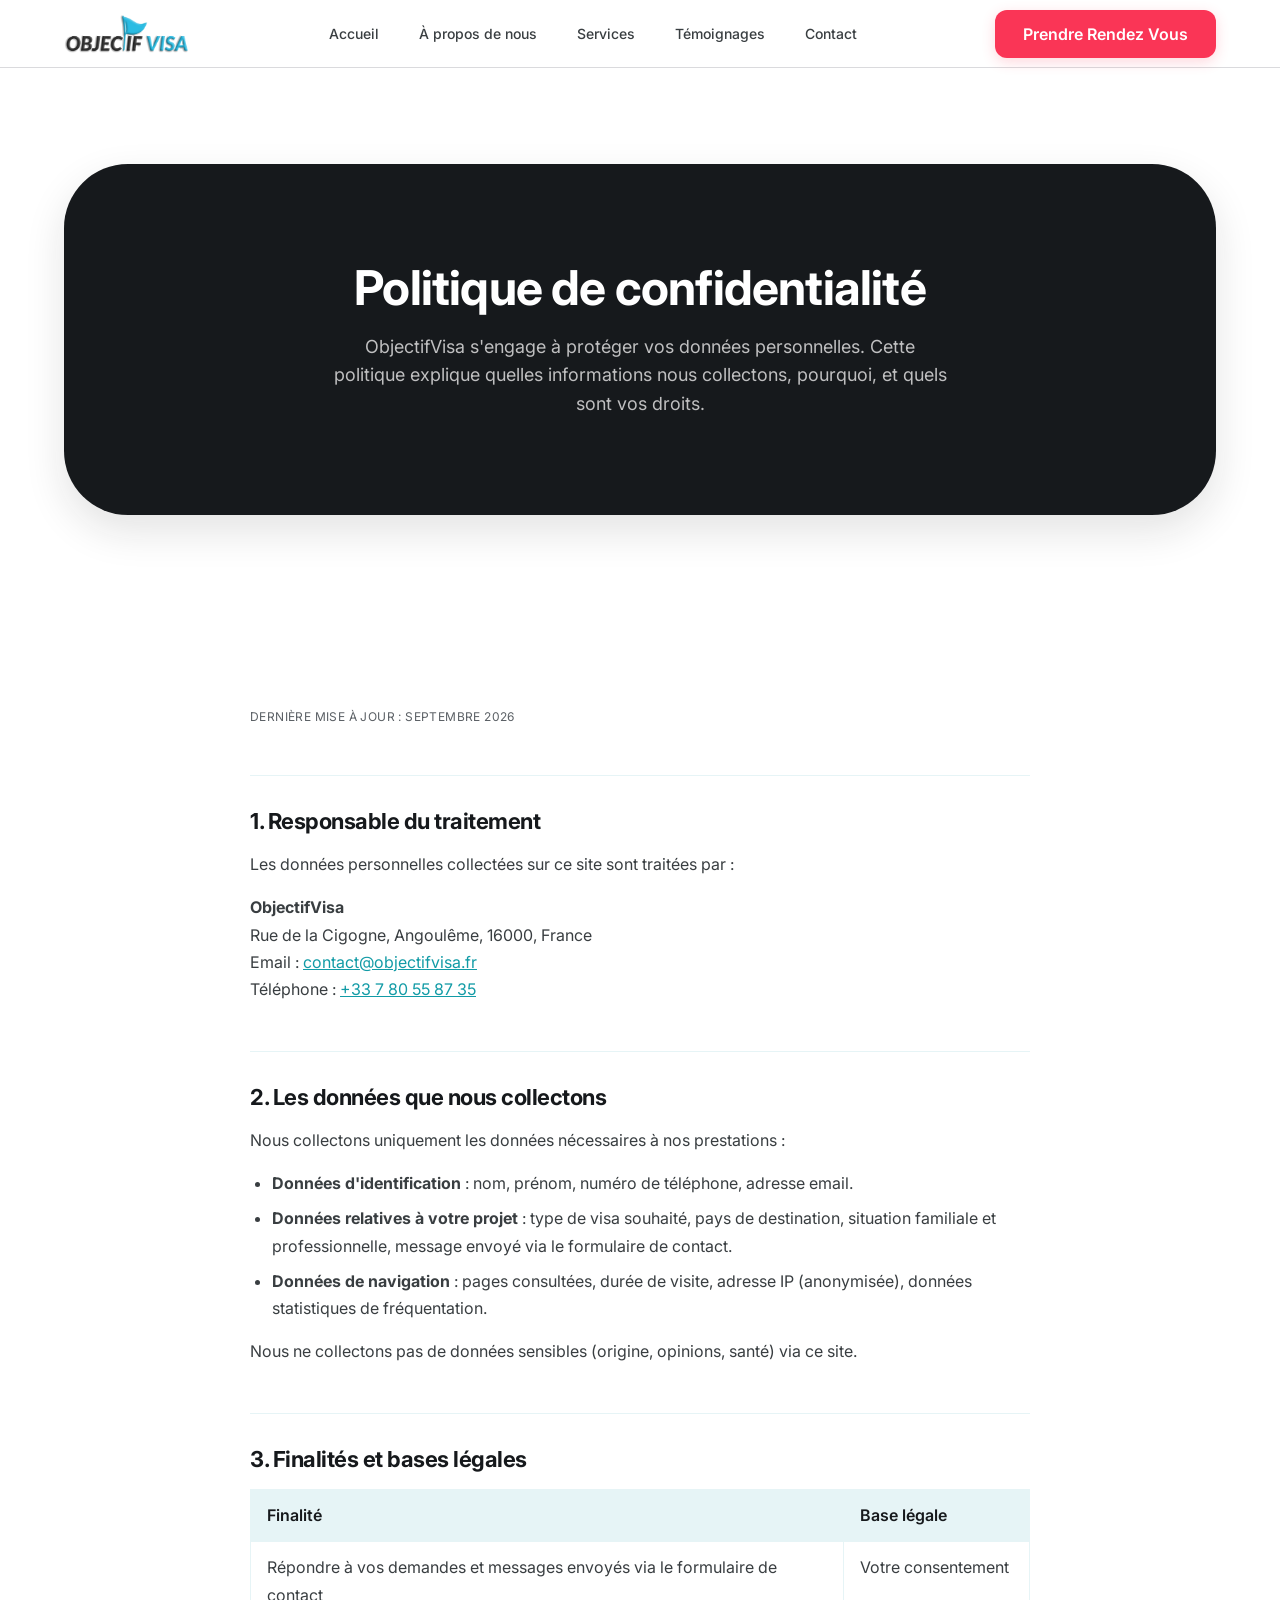
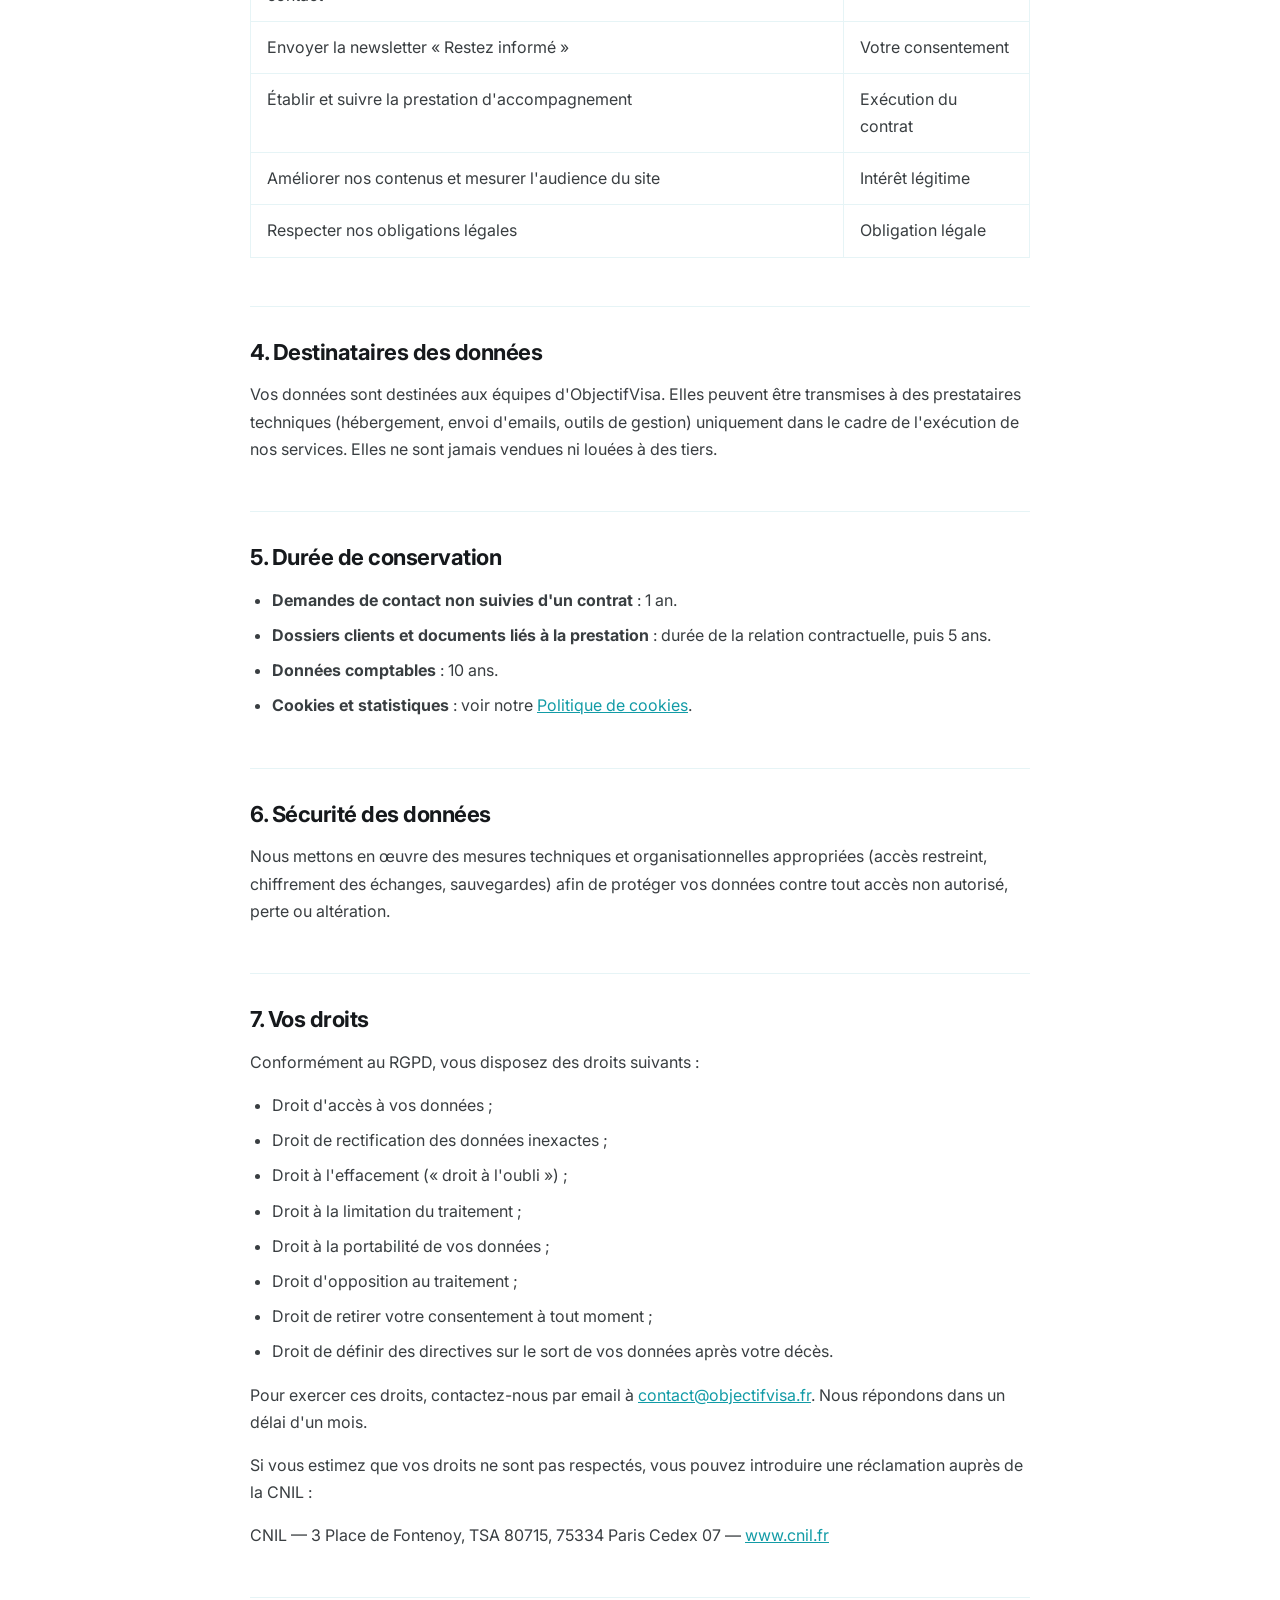
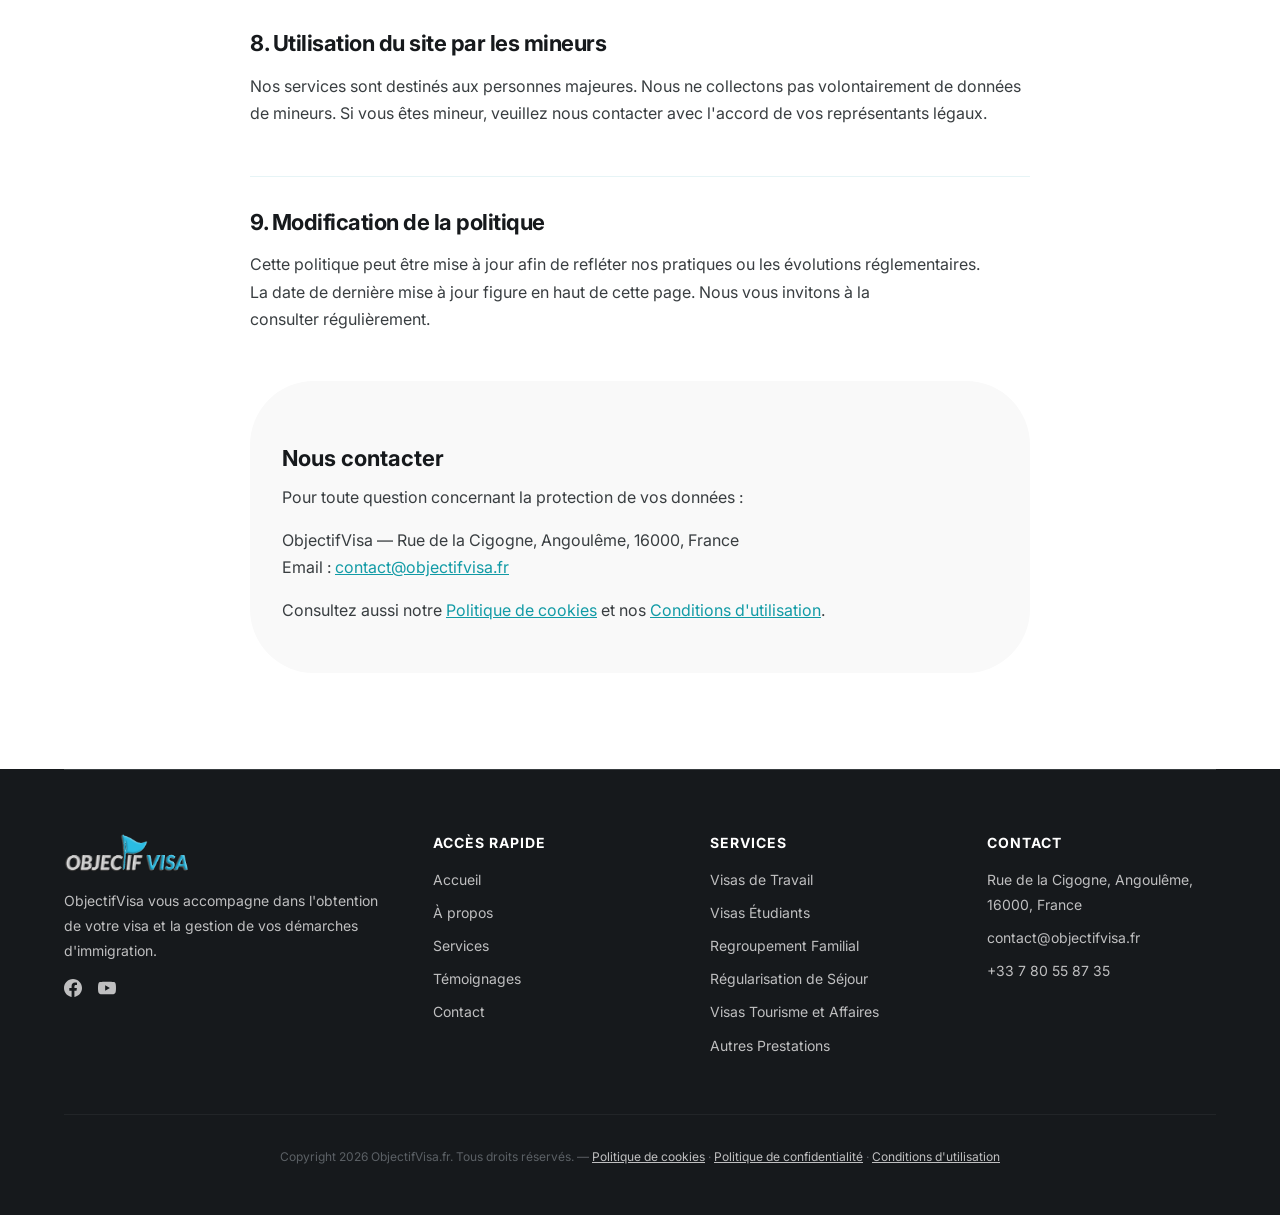
<file: politique-de-confidentialite.html>
<!DOCTYPE html>
<html lang="fr">
<head>
<meta charset="UTF-8" />
<meta name="viewport" content="width=device-width, initial-scale=1.0" />
<title>Objectif Visa — Politique de confidentialité</title>
<link rel="icon" type="image/png" sizes="64x64" href="images/favicon.png" />
<meta property="og:site_name" content="ObjectifVisa" />
<meta property="og:locale" content="fr_FR" />
<meta property="og:type" content="website" />
<meta property="og:title" content="Objectif Visa — Politique de confidentialité" />
<meta property="og:description" content="Politique de confidentialité d'ObjectifVisa : quelles données personnelles sont collectées, pourquoi, combien de temps elles sont conservées et quels sont vos droits (RGPD)." />
<meta property="og:image" content="https://objectifvisa.fr/images/favicon.png" />
<meta name="twitter:card" content="summary" />
<meta name="twitter:title" content="Objectif Visa — Politique de confidentialité" />
<meta name="twitter:description" content="Politique de confidentialité d'ObjectifVisa : quelles données personnelles sont collectées, pourquoi, combien de temps elles sont conservées et quels sont vos droits (RGPD)." />
<meta name="twitter:image" content="https://objectifvisa.fr/images/favicon.png" />
<meta name="description" content="Politique de confidentialité d'ObjectifVisa : quelles données personnelles sont collectées, pourquoi, combien de temps elles sont conservées et quels sont vos droits (RGPD)." />
<link rel="preconnect" href="https://fonts.googleapis.com" />
<link rel="preconnect" href="https://fonts.gstatic.com" crossorigin />
<link href="https://fonts.googleapis.com/css2?family=Inter:wght@400;500;600;700&display=swap" rel="stylesheet" />
<link rel="stylesheet" href="styles.css" />
</head>
<body>

<nav class="nav" id="main-nav">
    <div class="container">
      <a href="index.html" class="logo"><img src="images/logo.png" alt="Objectif Visa" style="height:38px;width:auto;" /></a>
      <ul class="nav-links">
        <li><a href="index.html">Accueil</a></li>
        <li><a href="a-propos.html">À propos de nous</a></li>
        <li><a href="services.html">Services</a></li>
        <li><a href="temoignages.html">Témoignages</a></li>
        <li><a href="contact.html">Contact</a></li>
      </ul>
      <div class="nav-actions">
        <a href="contact.html" class="btn btn-coral nav-cta">Prendre Rendez Vous</a>
        <button type="button" class="burger-btn" id="burger-btn" aria-label="Menu principal" aria-expanded="false" aria-controls="mobile-menu">
          <span class="burger-bar"></span>
          <span class="burger-bar"></span>
          <span class="burger-bar"></span>
        </button>
      </div>
    </div>

    <div class="mobile-menu" id="mobile-menu" aria-hidden="true">
      <div class="mobile-menu-inner">
        <ul class="mobile-nav-links">
          <li><a href="index.html">Accueil</a></li>
          <li><a href="a-propos.html">À propos de nous</a></li>
          <li><a href="services.html">Services</a></li>
          <li><a href="temoignages.html">Témoignages</a></li>
          <li><a href="contact.html">Contact</a></li>
        </ul>
        <div class="mobile-menu-cta">
          <a href="contact.html" class="btn btn-coral btn-block">Prendre Rendez Vous</a>
        </div>
        <div class="mobile-menu-info">
          <div class="mobile-info-item">
            <svg width="16" height="16" viewBox="0 0 24 24" fill="none" stroke="currentColor" stroke-width="2"><path d="M21 10c0 7-9 13-9 13s-9-6-9-13a9 9 0 0 1 18 0z"/><circle cx="12" cy="10" r="3"/></svg>
            <span>Rue de la Cigogne, Angoulême, 16000, France</span>
          </div>
          <div class="mobile-info-item">
            <svg width="16" height="16" viewBox="0 0 24 24" fill="none" stroke="currentColor" stroke-width="2"><path d="M22 16.92v3a2 2 0 0 1-2.18 2 19.79 19.79 0 0 1-8.63-3.07 19.5 19.5 0 0 1-6-6 19.79 19.79 0 0 1-3.07-8.67A2 2 0 0 1 4.11 2h3a2 2 0 0 1 2 1.72 12.84 12.84 0 0 0 .7 2.81 2 2 0 0 1-.45 2.11L8.09 9.91a16 16 0 0 0 6 6l1.27-1.27a2 2 0 0 1 2.11-.45 12.84 12.84 0 0 0 2.81.7A2 2 0 0 1 22 16.92z"/></svg>
            <a href="tel:+33780558735">+33 7 80 55 87 35</a>
          </div>
        </div>
      </div>
    </div>
    <div class="mobile-backdrop" id="mobile-backdrop"></div>
  </nav>

  <!-- Hero -->
  <section class="bg-white">
    <div class="container">
      <div class="hero-card centered">
        <h1>Politique de confidentialité</h1>
        <p>ObjectifVisa s'engage à protéger vos données personnelles. Cette politique explique quelles informations nous collectons, pourquoi, et quels sont vos droits.</p>
      </div>
    </div>
  </section>

  <!-- Contenu -->
  <section class="bg-white">
    <div class="container">
      <div class="legal-page">
        <p class="legal-meta">Dernière mise à jour : septembre 2026</p>

        <h2>1. Responsable du traitement</h2>
        <p>Les données personnelles collectées sur ce site sont traitées par :</p>
        <p><strong>ObjectifVisa</strong><br />
        Rue de la Cigogne, Angoulême, 16000, France<br />
        Email : <a href="mailto:contact@objectifvisa.fr">contact@objectifvisa.fr</a><br />
        Téléphone : <a href="tel:+33780558735">+33 7 80 55 87 35</a></p>

        <h2>2. Les données que nous collectons</h2>
        <p>Nous collectons uniquement les données nécessaires à nos prestations :</p>
        <ul>
          <li><strong>Données d'identification</strong> : nom, prénom, numéro de téléphone, adresse email.</li>
          <li><strong>Données relatives à votre projet</strong> : type de visa souhaité, pays de destination, situation familiale et professionnelle, message envoyé via le formulaire de contact.</li>
          <li><strong>Données de navigation</strong> : pages consultées, durée de visite, adresse IP (anonymisée), données statistiques de fréquentation.</li>
        </ul>
        <p>Nous ne collectons pas de données sensibles (origine, opinions, santé) via ce site.</p>

        <h2>3. Finalités et bases légales</h2>
        <table>
          <thead>
            <tr>
              <th>Finalité</th>
              <th>Base légale</th>
            </tr>
          </thead>
          <tbody>
            <tr>
              <td>Répondre à vos demandes et messages envoyés via le formulaire de contact</td>
              <td>Votre consentement</td>
            </tr>
            <tr>
              <td>Envoyer la newsletter « Restez informé »</td>
              <td>Votre consentement</td>
            </tr>
            <tr>
              <td>Établir et suivre la prestation d'accompagnement</td>
              <td>Exécution du contrat</td>
            </tr>
            <tr>
              <td>Améliorer nos contenus et mesurer l'audience du site</td>
              <td>Intérêt légitime</td>
            </tr>
            <tr>
              <td>Respecter nos obligations légales</td>
              <td>Obligation légale</td>
            </tr>
          </tbody>
        </table>

        <h2>4. Destinataires des données</h2>
        <p>Vos données sont destinées aux équipes d'ObjectifVisa. Elles peuvent être transmises à des prestataires techniques (hébergement, envoi d'emails, outils de gestion) uniquement dans le cadre de l'exécution de nos services. Elles ne sont jamais vendues ni louées à des tiers.</p>

        <h2>5. Durée de conservation</h2>
        <ul>
          <li><strong>Demandes de contact non suivies d'un contrat</strong> : 1 an.</li>
          <li><strong>Dossiers clients et documents liés à la prestation</strong> : durée de la relation contractuelle, puis 5 ans.</li>
          <li><strong>Données comptables</strong> : 10 ans.</li>
          <li><strong>Cookies et statistiques</strong> : voir notre <a href="politique-de-cookies.html">Politique de cookies</a>.</li>
        </ul>

        <h2>6. Sécurité des données</h2>
        <p>Nous mettons en œuvre des mesures techniques et organisationnelles appropriées (accès restreint, chiffrement des échanges, sauvegardes) afin de protéger vos données contre tout accès non autorisé, perte ou altération.</p>

        <h2>7. Vos droits</h2>
        <p>Conformément au RGPD, vous disposez des droits suivants :</p>
        <ul>
          <li>Droit d'accès à vos données ;</li>
          <li>Droit de rectification des données inexactes ;</li>
          <li>Droit à l'effacement (« droit à l'oubli ») ;</li>
          <li>Droit à la limitation du traitement ;</li>
          <li>Droit à la portabilité de vos données ;</li>
          <li>Droit d'opposition au traitement ;</li>
          <li>Droit de retirer votre consentement à tout moment ;</li>
          <li>Droit de définir des directives sur le sort de vos données après votre décès.</li>
        </ul>
        <p>Pour exercer ces droits, contactez-nous par email à <a href="mailto:contact@objectifvisa.fr">contact@objectifvisa.fr</a>. Nous répondons dans un délai d'un mois.</p>
        <p>Si vous estimez que vos droits ne sont pas respectés, vous pouvez introduire une réclamation auprès de la CNIL :</p>
        <p>CNIL — 3 Place de Fontenoy, TSA 80715, 75334 Paris Cedex 07 — <a href="https://www.cnil.fr" target="_blank" rel="noopener">www.cnil.fr</a></p>

        <h2>8. Utilisation du site par les mineurs</h2>
        <p>Nos services sont destinés aux personnes majeures. Nous ne collectons pas volontairement de données de mineurs. Si vous êtes mineur, veuillez nous contacter avec l'accord de vos représentants légaux.</p>

        <h2>9. Modification de la politique</h2>
        <p>Cette politique peut être mise à jour afin de refléter nos pratiques ou les évolutions réglementaires. La date de dernière mise à jour figure en haut de cette page. Nous vous invitons à la consulter régulièrement.</p>

        <div class="legal-contact">
          <h3>Nous contacter</h3>
          <p>Pour toute question concernant la protection de vos données :</p>
          <p>ObjectifVisa — Rue de la Cigogne, Angoulême, 16000, France<br />
          Email : <a href="mailto:contact@objectifvisa.fr">contact@objectifvisa.fr</a></p>
          <p>Consultez aussi notre <a href="politique-de-cookies.html">Politique de cookies</a> et nos <a href="conditions-d-utilisation.html">Conditions d'utilisation</a>.</p>
        </div>
      </div>
    </div>
  </section>

  <!-- Footer -->
  <div class="bg-charcoal">
    <div class="container">
      <footer class="footer">
        <div class="footer-grid">
          <div>
            <a href="index.html" class="logo"><img src="images/logo-white.png" alt="Objectif Visa" style="height:38px;width:auto;" /></a>
            <p>ObjectifVisa vous accompagne dans l'obtention de votre visa et la gestion de vos démarches d'immigration.</p>
            <div class="footer-social">
              <a href="https://www.facebook.com/objectifvisa" target="_blank" rel="noopener noreferrer" aria-label="Facebook ObjectifVisa"><svg width="18" height="18" viewBox="0 0 24 24" fill="currentColor" aria-hidden="true"><path d="M24 12.073c0-6.627-5.373-12-12-12s-12 5.373-12 12c0 5.99 4.388 10.954 10.125 11.854v-8.385H7.078v-3.47h3.047V9.43c0-3.007 1.792-4.669 4.533-4.669 1.312 0 2.686.235 2.686.235v2.953H15.83c-1.491 0-1.956.925-1.956 1.874v2.25h3.328l-.532 3.47h-2.796v8.385C19.612 23.027 24 18.062 24 12.073z"/></svg></a>
              <a href="https://www.youtube.com/@objectifvisa-denoeletjosep7353" target="_blank" rel="noopener noreferrer" aria-label="Chaîne YouTube ObjectifVisa"><svg width="18" height="18" viewBox="0 0 24 24" fill="currentColor" aria-hidden="true"><path d="M23.498 6.186a3.016 3.016 0 0 0-2.122-2.136C19.505 3.545 12 3.545 12 3.545s-7.505 0-9.377.505A3.017 3.017 0 0 0 .502 6.186C0 8.07 0 12 0 12s0 3.93.502 5.814a3.016 3.016 0 0 0 2.122 2.136c1.871.505 9.376.505 9.376.505s7.505 0 9.377-.505a3.015 3.015 0 0 0 2.122-2.136C24 15.93 24 12 24 12s0-3.93-.502-5.814zM9.545 15.568V8.432L15.818 12l-6.273 3.568z"/></svg></a>
              </div>
          </div>
          <div>
            <h4>Accès rapide</h4>
            <ul>
              <li><a href="index.html">Accueil</a></li>
              <li><a href="a-propos.html">À propos</a></li>
              <li><a href="services.html">Services</a></li>
              <li><a href="temoignages.html">Témoignages</a></li>
              <li><a href="contact.html">Contact</a></li>
            </ul>
          </div>
          <div>
            <h4>Services</h4>
            <ul>
              <li><a href="visas-travail.html">Visas de Travail</a></li>
              <li><a href="visas-etudiants.html">Visas Étudiants</a></li>
              <li><a href="regroupement-familial.html">Regroupement Familial</a></li>
              <li><a href="regularisation-sejour.html">Régularisation de Séjour</a></li>
              <li><a href="visas-tourisme.html">Visas Tourisme et Affaires</a></li>
              <li><a href="autres-prestations.html">Autres Prestations</a></li>
            </ul>
          </div>
          <div>
            <h4>Contact</h4>
            <ul>
              <li>Rue de la Cigogne, Angoulême, 16000, France</li>
              <li><a href="mailto:contact@objectifvisa.fr">contact@objectifvisa.fr</a></li>
              <li><a href="tel:+33780558735">+33 7 80 55 87 35</a></li>
            </ul>
          </div>
        </div>
        <div class="footer-bottom">Copyright 2026 ObjectifVisa.fr. Tous droits réservés. — <a href="politique-de-cookies.html">Politique de cookies</a> · <a href="politique-de-confidentialite.html">Politique de confidentialité</a> · <a href="conditions-d-utilisation.html">Conditions d'utilisation</a></div>
      </footer>
    </div>
  </div>

  <script src="main.js"></script>
</body>
</html>
</file>
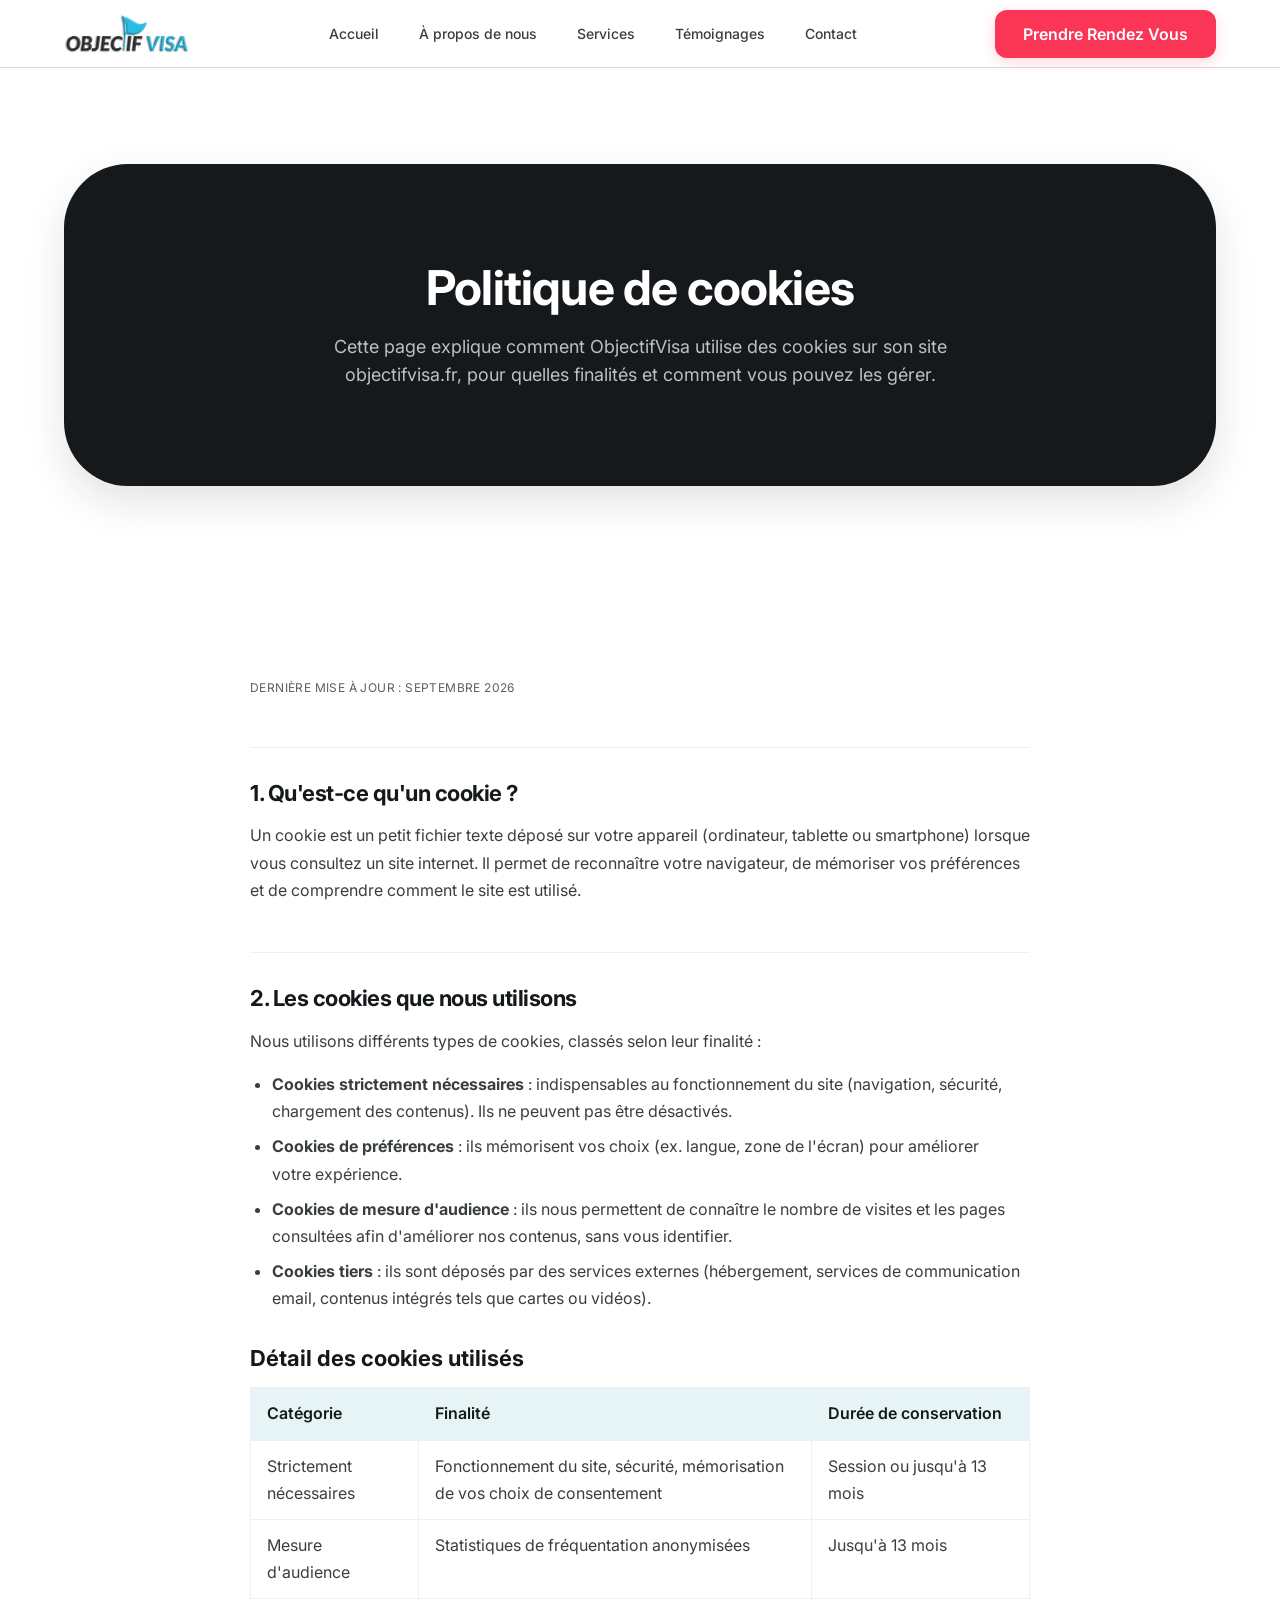
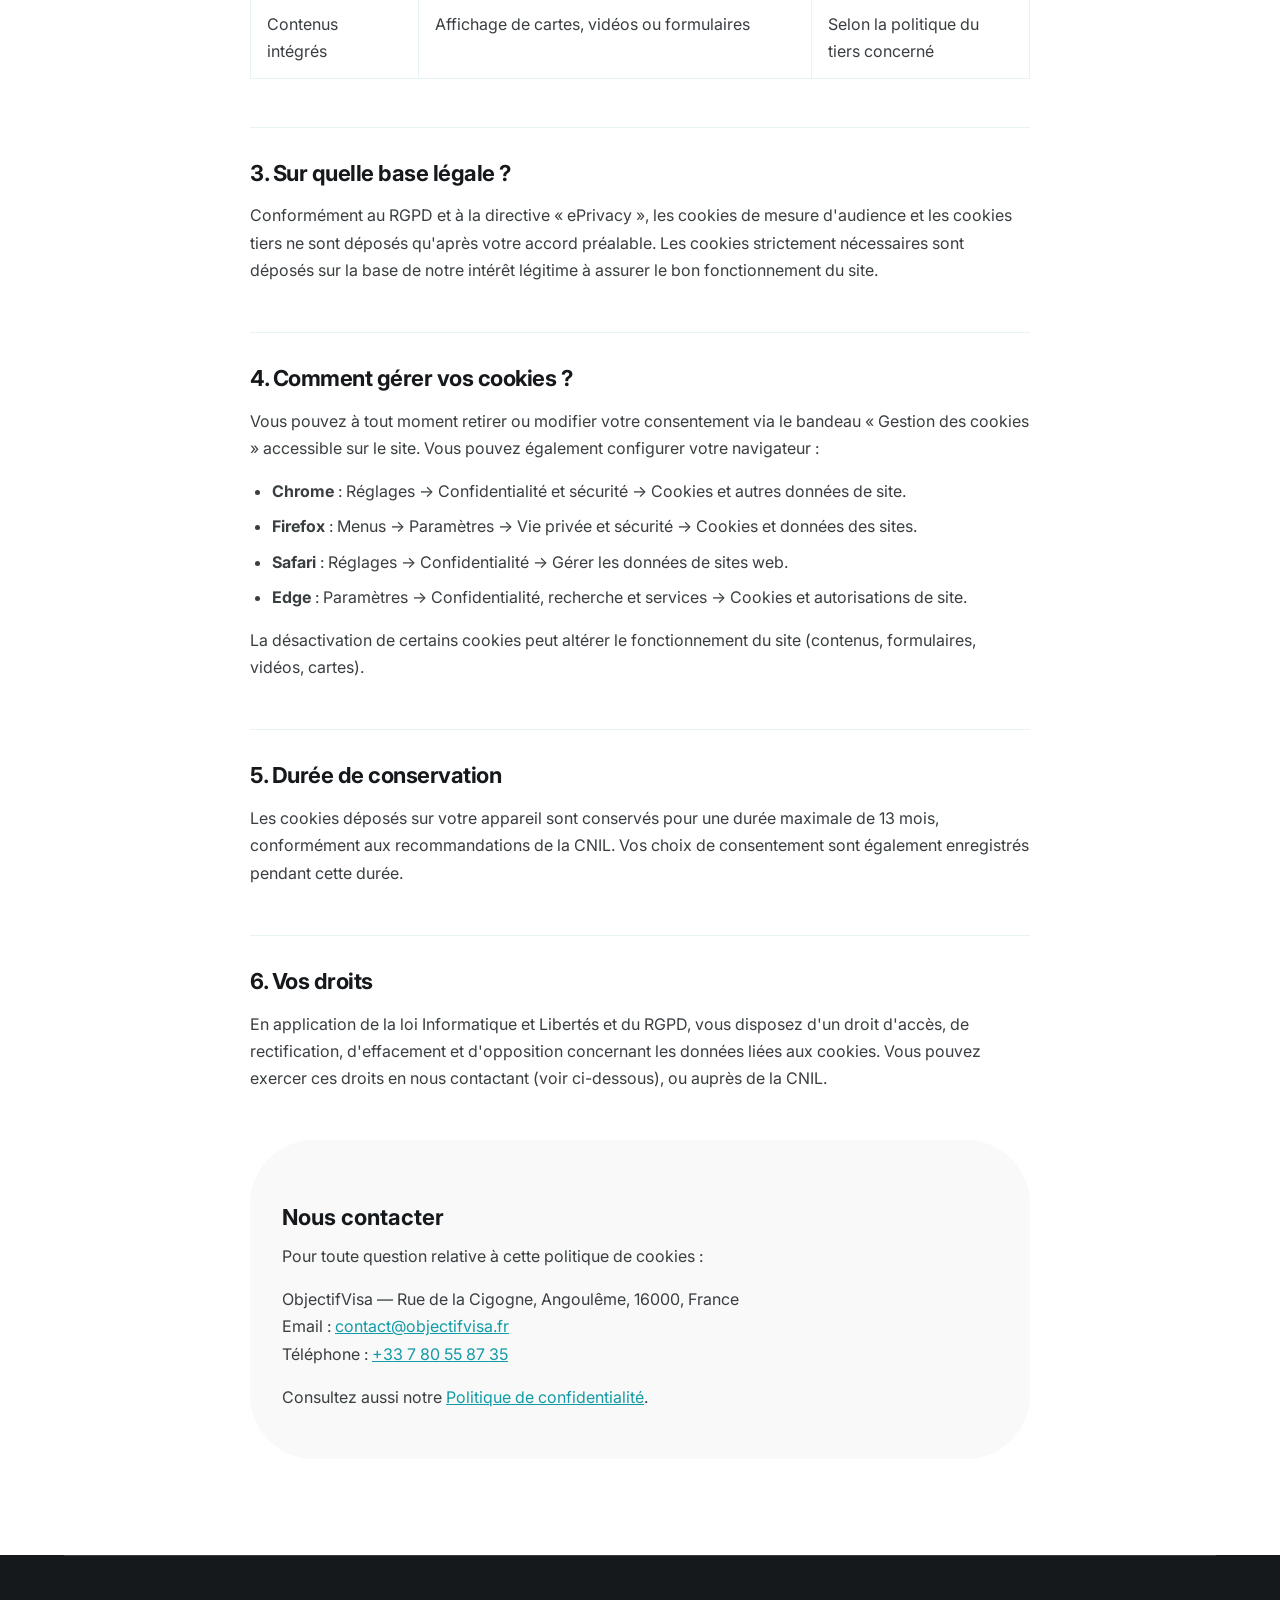
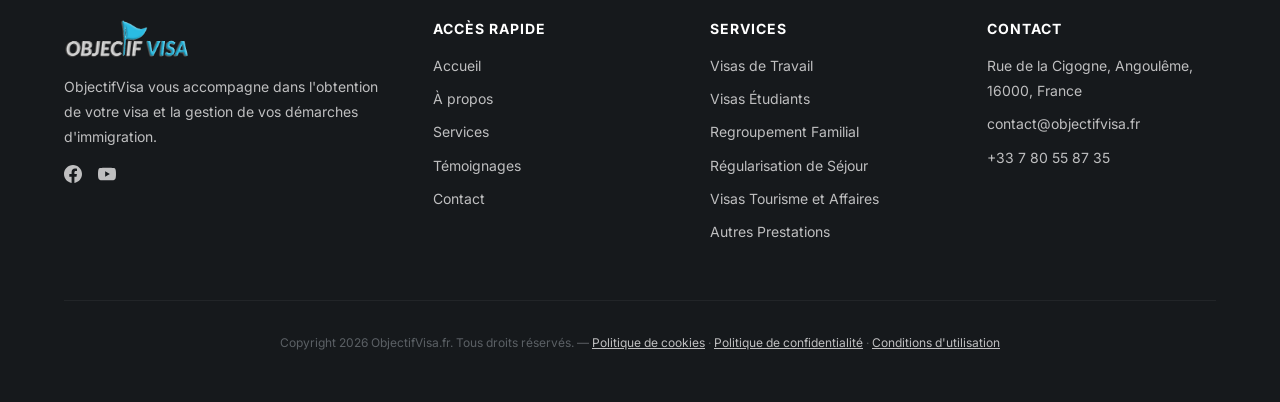
<file: politique-de-cookies.html>
<!DOCTYPE html>
<html lang="fr">
<head>
<meta charset="UTF-8" />
<meta name="viewport" content="width=device-width, initial-scale=1.0" />
<title>Objectif Visa — Politique de cookies</title>
<link rel="icon" type="image/png" sizes="64x64" href="images/favicon.png" />
<meta property="og:site_name" content="ObjectifVisa" />
<meta property="og:locale" content="fr_FR" />
<meta property="og:type" content="website" />
<meta property="og:title" content="Objectif Visa — Politique de cookies" />
<meta property="og:description" content="Découvrez comment ObjectifVisa utilise les cookies sur son site : catégories, finalités, durée de conservation et moyens de les gérer." />
<meta property="og:image" content="https://objectifvisa.fr/images/favicon.png" />
<meta name="twitter:card" content="summary" />
<meta name="twitter:title" content="Objectif Visa — Politique de cookies" />
<meta name="twitter:description" content="Découvrez comment ObjectifVisa utilise les cookies sur son site : catégories, finalités, durée de conservation et moyens de les gérer." />
<meta name="twitter:image" content="https://objectifvisa.fr/images/favicon.png" />
<meta name="description" content="Découvrez comment ObjectifVisa utilise les cookies sur son site : catégories, finalités, durée de conservation et moyens de les gérer." />
<link rel="preconnect" href="https://fonts.googleapis.com" />
<link rel="preconnect" href="https://fonts.gstatic.com" crossorigin />
<link href="https://fonts.googleapis.com/css2?family=Inter:wght@400;500;600;700&display=swap" rel="stylesheet" />
<link rel="stylesheet" href="styles.css" />
</head>
<body>

<nav class="nav" id="main-nav">
    <div class="container">
      <a href="index.html" class="logo"><img src="images/logo.png" alt="Objectif Visa" style="height:38px;width:auto;" /></a>
      <ul class="nav-links">
        <li><a href="index.html">Accueil</a></li>
        <li><a href="a-propos.html">À propos de nous</a></li>
        <li><a href="services.html">Services</a></li>
        <li><a href="temoignages.html">Témoignages</a></li>
        <li><a href="contact.html">Contact</a></li>
      </ul>
      <div class="nav-actions">
        <a href="contact.html" class="btn btn-coral nav-cta">Prendre Rendez Vous</a>
        <button type="button" class="burger-btn" id="burger-btn" aria-label="Menu principal" aria-expanded="false" aria-controls="mobile-menu">
          <span class="burger-bar"></span>
          <span class="burger-bar"></span>
          <span class="burger-bar"></span>
        </button>
      </div>
    </div>

    <div class="mobile-menu" id="mobile-menu" aria-hidden="true">
      <div class="mobile-menu-inner">
        <ul class="mobile-nav-links">
          <li><a href="index.html">Accueil</a></li>
          <li><a href="a-propos.html">À propos de nous</a></li>
          <li><a href="services.html">Services</a></li>
          <li><a href="temoignages.html">Témoignages</a></li>
          <li><a href="contact.html">Contact</a></li>
        </ul>
        <div class="mobile-menu-cta">
          <a href="contact.html" class="btn btn-coral btn-block">Prendre Rendez Vous</a>
        </div>
        <div class="mobile-menu-info">
          <div class="mobile-info-item">
            <svg width="16" height="16" viewBox="0 0 24 24" fill="none" stroke="currentColor" stroke-width="2"><path d="M21 10c0 7-9 13-9 13s-9-6-9-13a9 9 0 0 1 18 0z"/><circle cx="12" cy="10" r="3"/></svg>
            <span>Rue de la Cigogne, Angoulême, 16000, France</span>
          </div>
          <div class="mobile-info-item">
            <svg width="16" height="16" viewBox="0 0 24 24" fill="none" stroke="currentColor" stroke-width="2"><path d="M22 16.92v3a2 2 0 0 1-2.18 2 19.79 19.79 0 0 1-8.63-3.07 19.5 19.5 0 0 1-6-6 19.79 19.79 0 0 1-3.07-8.67A2 2 0 0 1 4.11 2h3a2 2 0 0 1 2 1.72 12.84 12.84 0 0 0 .7 2.81 2 2 0 0 1-.45 2.11L8.09 9.91a16 16 0 0 0 6 6l1.27-1.27a2 2 0 0 1 2.11-.45 12.84 12.84 0 0 0 2.81.7A2 2 0 0 1 22 16.92z"/></svg>
            <a href="tel:+33780558735">+33 7 80 55 87 35</a>
          </div>
        </div>
      </div>
    </div>
    <div class="mobile-backdrop" id="mobile-backdrop"></div>
  </nav>

  <!-- Hero -->
  <section class="bg-white">
    <div class="container">
      <div class="hero-card centered">
        <h1>Politique de cookies</h1>
        <p>Cette page explique comment ObjectifVisa utilise des cookies sur son site objectifvisa.fr, pour quelles finalités et comment vous pouvez les gérer.</p>
      </div>
    </div>
  </section>

  <!-- Contenu -->
  <section class="bg-white">
    <div class="container">
      <div class="legal-page">
        <p class="legal-meta">Dernière mise à jour : septembre 2026</p>

        <h2>1. Qu'est-ce qu'un cookie ?</h2>
        <p>Un cookie est un petit fichier texte déposé sur votre appareil (ordinateur, tablette ou smartphone) lorsque vous consultez un site internet. Il permet de reconnaître votre navigateur, de mémoriser vos préférences et de comprendre comment le site est utilisé.</p>

        <h2>2. Les cookies que nous utilisons</h2>
        <p>Nous utilisons différents types de cookies, classés selon leur finalité :</p>
        <ul>
          <li><strong>Cookies strictement nécessaires</strong> : indispensables au fonctionnement du site (navigation, sécurité, chargement des contenus). Ils ne peuvent pas être désactivés.</li>
          <li><strong>Cookies de préférences</strong> : ils mémorisent vos choix (ex. langue, zone de l'écran) pour améliorer votre expérience.</li>
          <li><strong>Cookies de mesure d'audience</strong> : ils nous permettent de connaître le nombre de visites et les pages consultées afin d'améliorer nos contenus, sans vous identifier.</li>
          <li><strong>Cookies tiers</strong> : ils sont déposés par des services externes (hébergement, services de communication email, contenus intégrés tels que cartes ou vidéos).</li>
        </ul>

        <h3>Détail des cookies utilisés</h3>
        <table>
          <thead>
            <tr>
              <th>Catégorie</th>
              <th>Finalité</th>
              <th>Durée de conservation</th>
            </tr>
          </thead>
          <tbody>
            <tr>
              <td>Strictement nécessaires</td>
              <td>Fonctionnement du site, sécurité, mémorisation de vos choix de consentement</td>
              <td>Session ou jusqu'à 13 mois</td>
            </tr>
            <tr>
              <td>Mesure d'audience</td>
              <td>Statistiques de fréquentation anonymisées</td>
              <td>Jusqu'à 13 mois</td>
            </tr>
            <tr>
              <td>Contenus intégrés</td>
              <td>Affichage de cartes, vidéos ou formulaires</td>
              <td>Selon la politique du tiers concerné</td>
            </tr>
          </tbody>
        </table>

        <h2>3. Sur quelle base légale ?</h2>
        <p>Conformément au RGPD et à la directive « ePrivacy », les cookies de mesure d'audience et les cookies tiers ne sont déposés qu'après votre accord préalable. Les cookies strictement nécessaires sont déposés sur la base de notre intérêt légitime à assurer le bon fonctionnement du site.</p>

        <h2>4. Comment gérer vos cookies ?</h2>
        <p>Vous pouvez à tout moment retirer ou modifier votre consentement via le bandeau « Gestion des cookies » accessible sur le site. Vous pouvez également configurer votre navigateur :</p>
        <ul>
          <li><strong>Chrome</strong> : Réglages → Confidentialité et sécurité → Cookies et autres données de site.</li>
          <li><strong>Firefox</strong> : Menus → Paramètres → Vie privée et sécurité → Cookies et données des sites.</li>
          <li><strong>Safari</strong> : Réglages → Confidentialité → Gérer les données de sites web.</li>
          <li><strong>Edge</strong> : Paramètres → Confidentialité, recherche et services → Cookies et autorisations de site.</li>
        </ul>
        <p>La désactivation de certains cookies peut altérer le fonctionnement du site (contenus, formulaires, vidéos, cartes).</p>

        <h2>5. Durée de conservation</h2>
        <p>Les cookies déposés sur votre appareil sont conservés pour une durée maximale de 13 mois, conformément aux recommandations de la CNIL. Vos choix de consentement sont également enregistrés pendant cette durée.</p>

        <h2>6. Vos droits</h2>
        <p>En application de la loi Informatique et Libertés et du RGPD, vous disposez d'un droit d'accès, de rectification, d'effacement et d'opposition concernant les données liées aux cookies. Vous pouvez exercer ces droits en nous contactant (voir ci-dessous), ou auprès de la CNIL.</p>

        <div class="legal-contact">
          <h3>Nous contacter</h3>
          <p>Pour toute question relative à cette politique de cookies :</p>
          <p>ObjectifVisa — Rue de la Cigogne, Angoulême, 16000, France<br />
          Email : <a href="mailto:contact@objectifvisa.fr">contact@objectifvisa.fr</a><br />
          Téléphone : <a href="tel:+33780558735">+33 7 80 55 87 35</a></p>
          <p>Consultez aussi notre <a href="politique-de-confidentialite.html">Politique de confidentialité</a>.</p>
        </div>
      </div>
    </div>
  </section>

  <!-- Footer -->
  <div class="bg-charcoal">
    <div class="container">
      <footer class="footer">
        <div class="footer-grid">
          <div>
            <a href="index.html" class="logo"><img src="images/logo-white.png" alt="Objectif Visa" style="height:38px;width:auto;" /></a>
            <p>ObjectifVisa vous accompagne dans l'obtention de votre visa et la gestion de vos démarches d'immigration.</p>
            <div class="footer-social">
              <a href="https://www.facebook.com/objectifvisa" target="_blank" rel="noopener noreferrer" aria-label="Facebook ObjectifVisa"><svg width="18" height="18" viewBox="0 0 24 24" fill="currentColor" aria-hidden="true"><path d="M24 12.073c0-6.627-5.373-12-12-12s-12 5.373-12 12c0 5.99 4.388 10.954 10.125 11.854v-8.385H7.078v-3.47h3.047V9.43c0-3.007 1.792-4.669 4.533-4.669 1.312 0 2.686.235 2.686.235v2.953H15.83c-1.491 0-1.956.925-1.956 1.874v2.25h3.328l-.532 3.47h-2.796v8.385C19.612 23.027 24 18.062 24 12.073z"/></svg></a>
              <a href="https://www.youtube.com/@objectifvisa-denoeletjosep7353" target="_blank" rel="noopener noreferrer" aria-label="Chaîne YouTube ObjectifVisa"><svg width="18" height="18" viewBox="0 0 24 24" fill="currentColor" aria-hidden="true"><path d="M23.498 6.186a3.016 3.016 0 0 0-2.122-2.136C19.505 3.545 12 3.545 12 3.545s-7.505 0-9.377.505A3.017 3.017 0 0 0 .502 6.186C0 8.07 0 12 0 12s0 3.93.502 5.814a3.016 3.016 0 0 0 2.122 2.136c1.871.505 9.376.505 9.376.505s7.505 0 9.377-.505a3.015 3.015 0 0 0 2.122-2.136C24 15.93 24 12 24 12s0-3.93-.502-5.814zM9.545 15.568V8.432L15.818 12l-6.273 3.568z"/></svg></a>
              </div>
          </div>
          <div>
            <h4>Accès rapide</h4>
            <ul>
              <li><a href="index.html">Accueil</a></li>
              <li><a href="a-propos.html">À propos</a></li>
              <li><a href="services.html">Services</a></li>
              <li><a href="temoignages.html">Témoignages</a></li>
              <li><a href="contact.html">Contact</a></li>
            </ul>
          </div>
          <div>
            <h4>Services</h4>
            <ul>
              <li><a href="visas-travail.html">Visas de Travail</a></li>
              <li><a href="visas-etudiants.html">Visas Étudiants</a></li>
              <li><a href="regroupement-familial.html">Regroupement Familial</a></li>
              <li><a href="regularisation-sejour.html">Régularisation de Séjour</a></li>
              <li><a href="visas-tourisme.html">Visas Tourisme et Affaires</a></li>
              <li><a href="autres-prestations.html">Autres Prestations</a></li>
            </ul>
          </div>
          <div>
            <h4>Contact</h4>
            <ul>
              <li>Rue de la Cigogne, Angoulême, 16000, France</li>
              <li><a href="mailto:contact@objectifvisa.fr">contact@objectifvisa.fr</a></li>
              <li><a href="tel:+33780558735">+33 7 80 55 87 35</a></li>
            </ul>
          </div>
        </div>
        <div class="footer-bottom">Copyright 2026 ObjectifVisa.fr. Tous droits réservés. — <a href="politique-de-cookies.html">Politique de cookies</a> · <a href="politique-de-confidentialite.html">Politique de confidentialité</a> · <a href="conditions-d-utilisation.html">Conditions d'utilisation</a></div>
      </footer>
    </div>
  </div>

  <script src="main.js"></script>
</body>
</html>
</file>
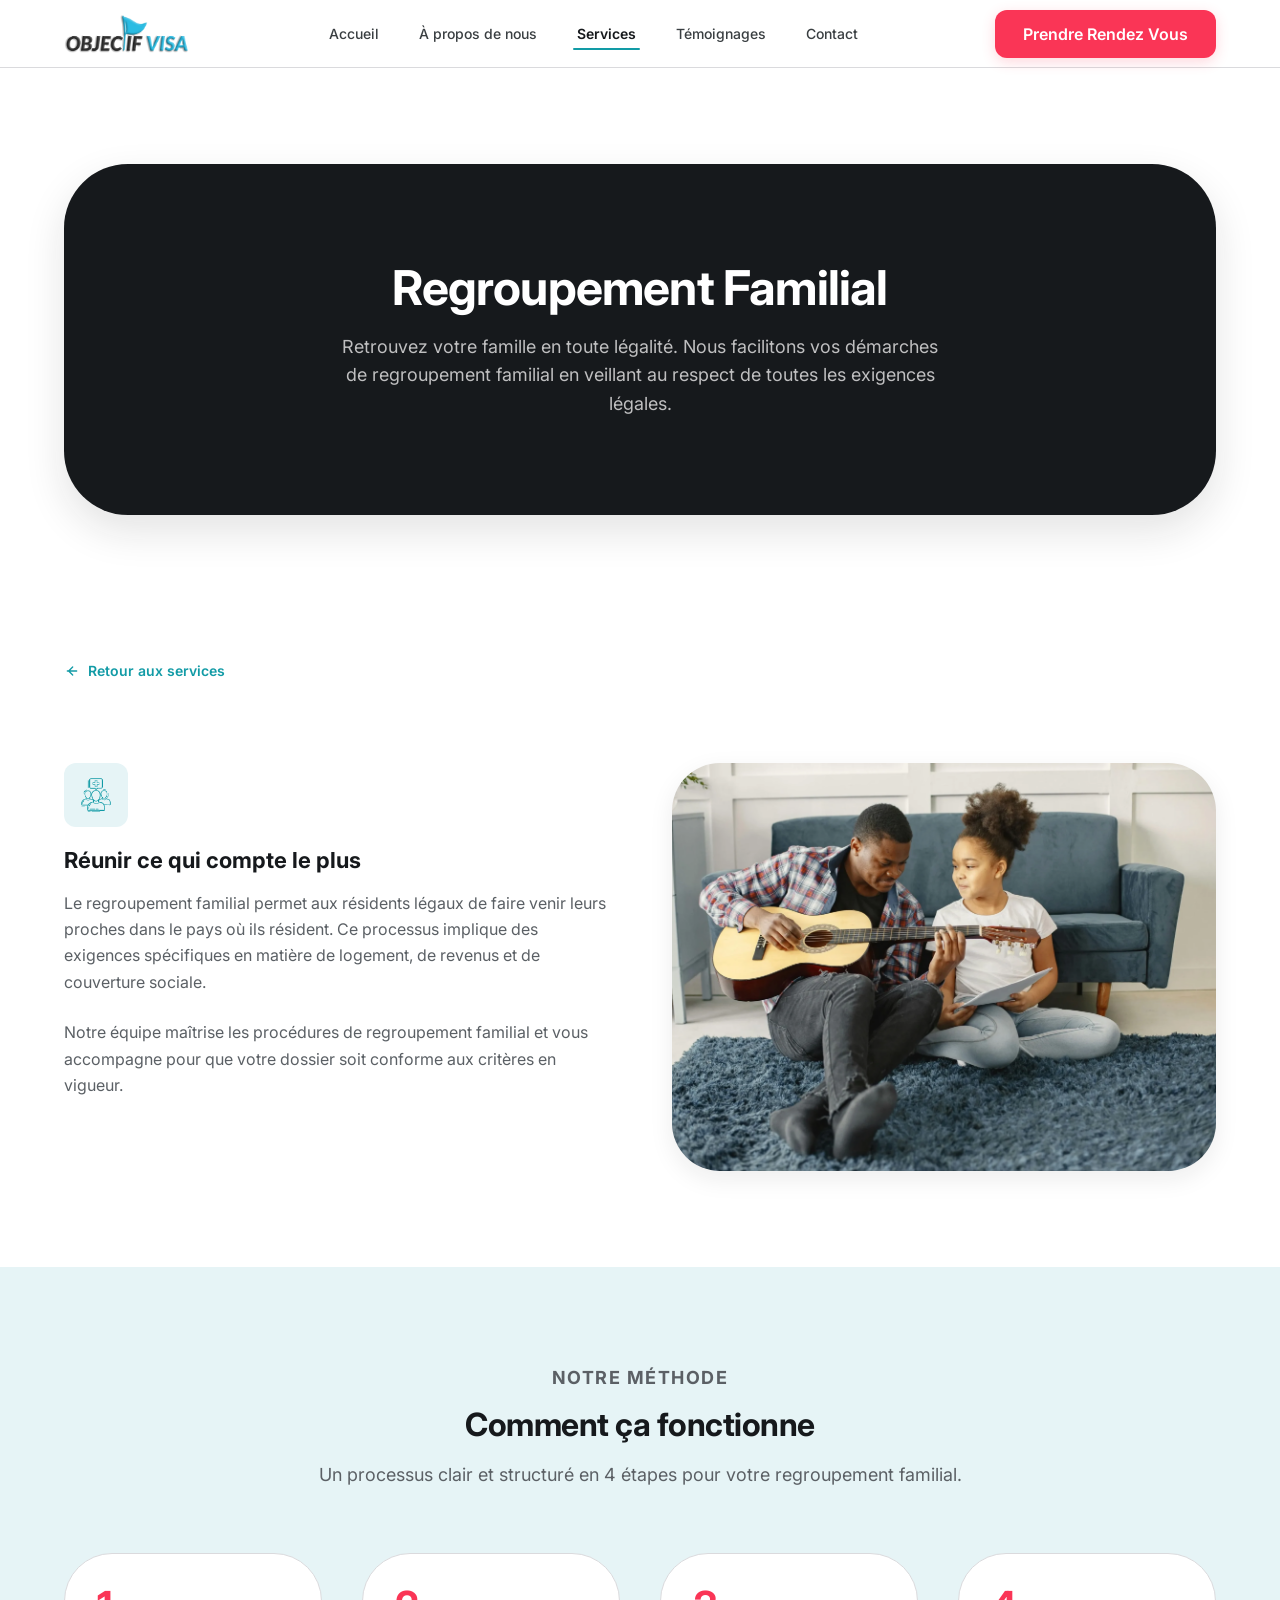
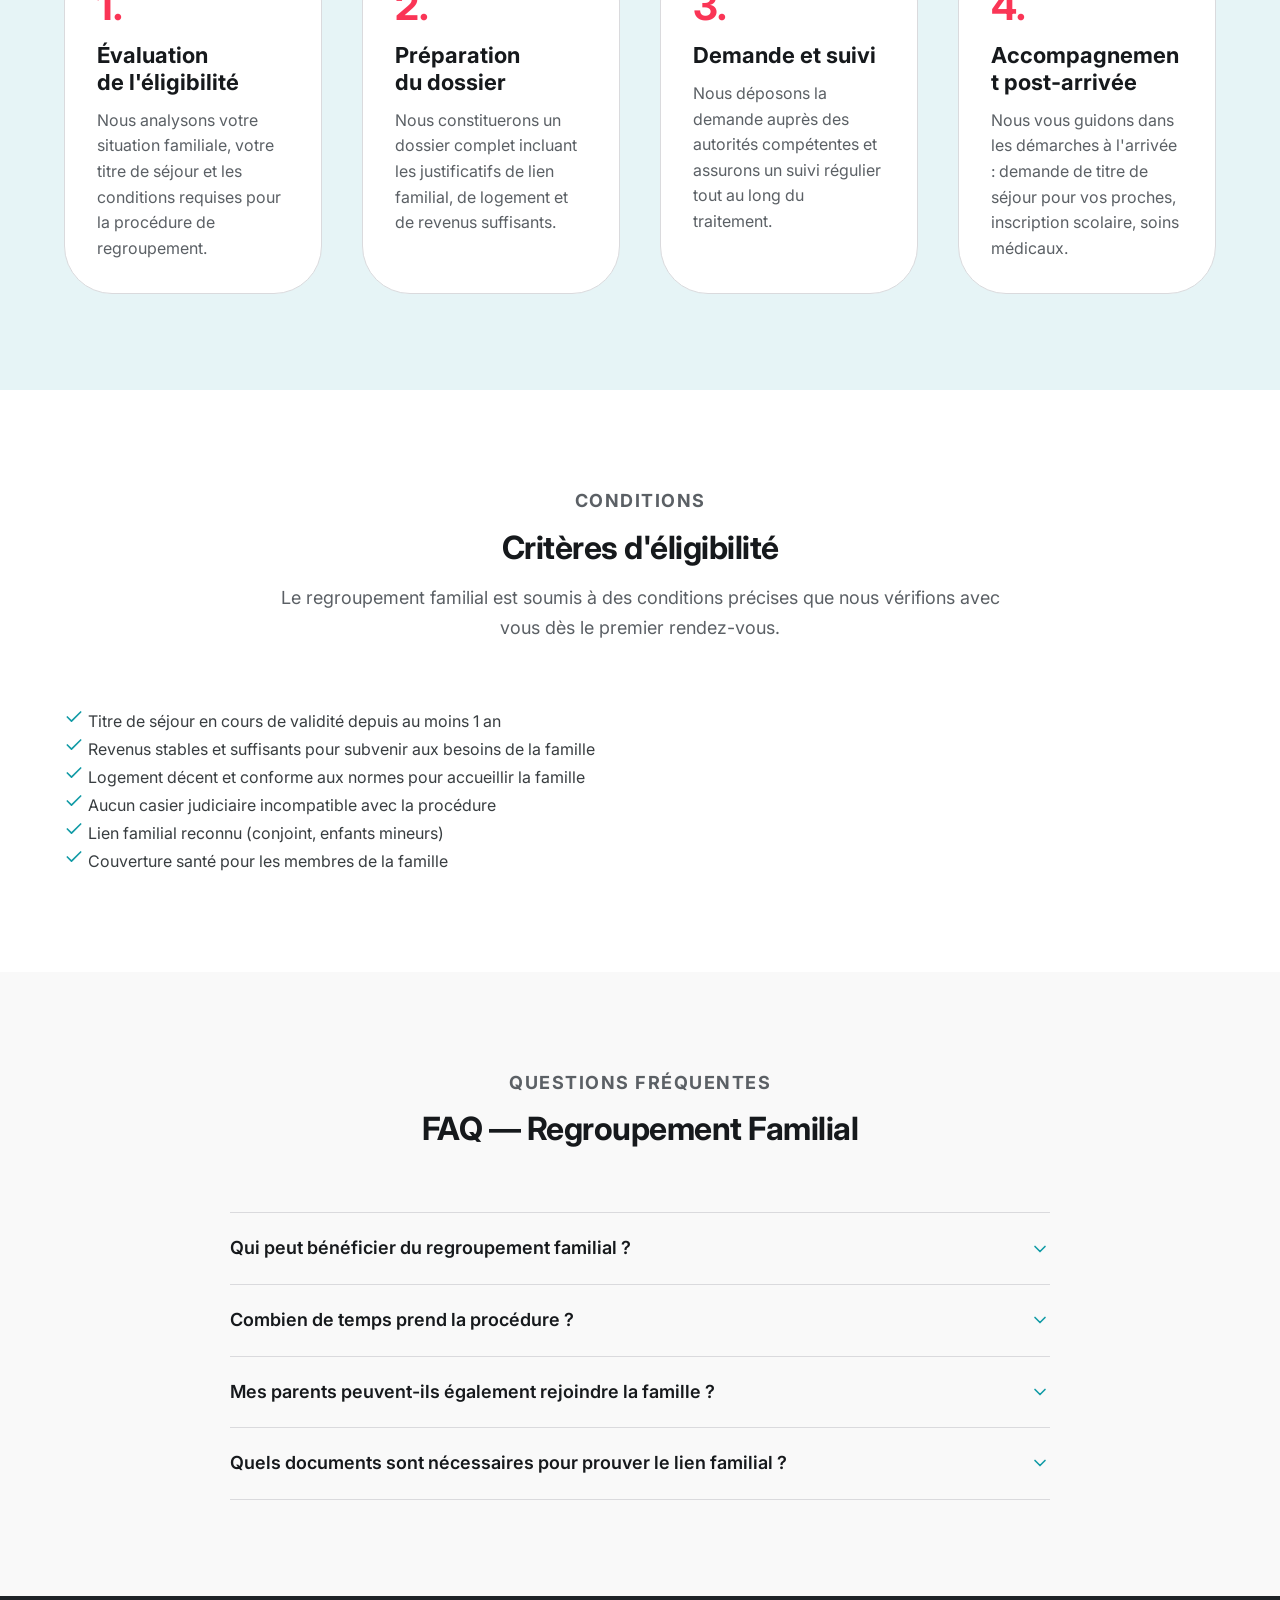
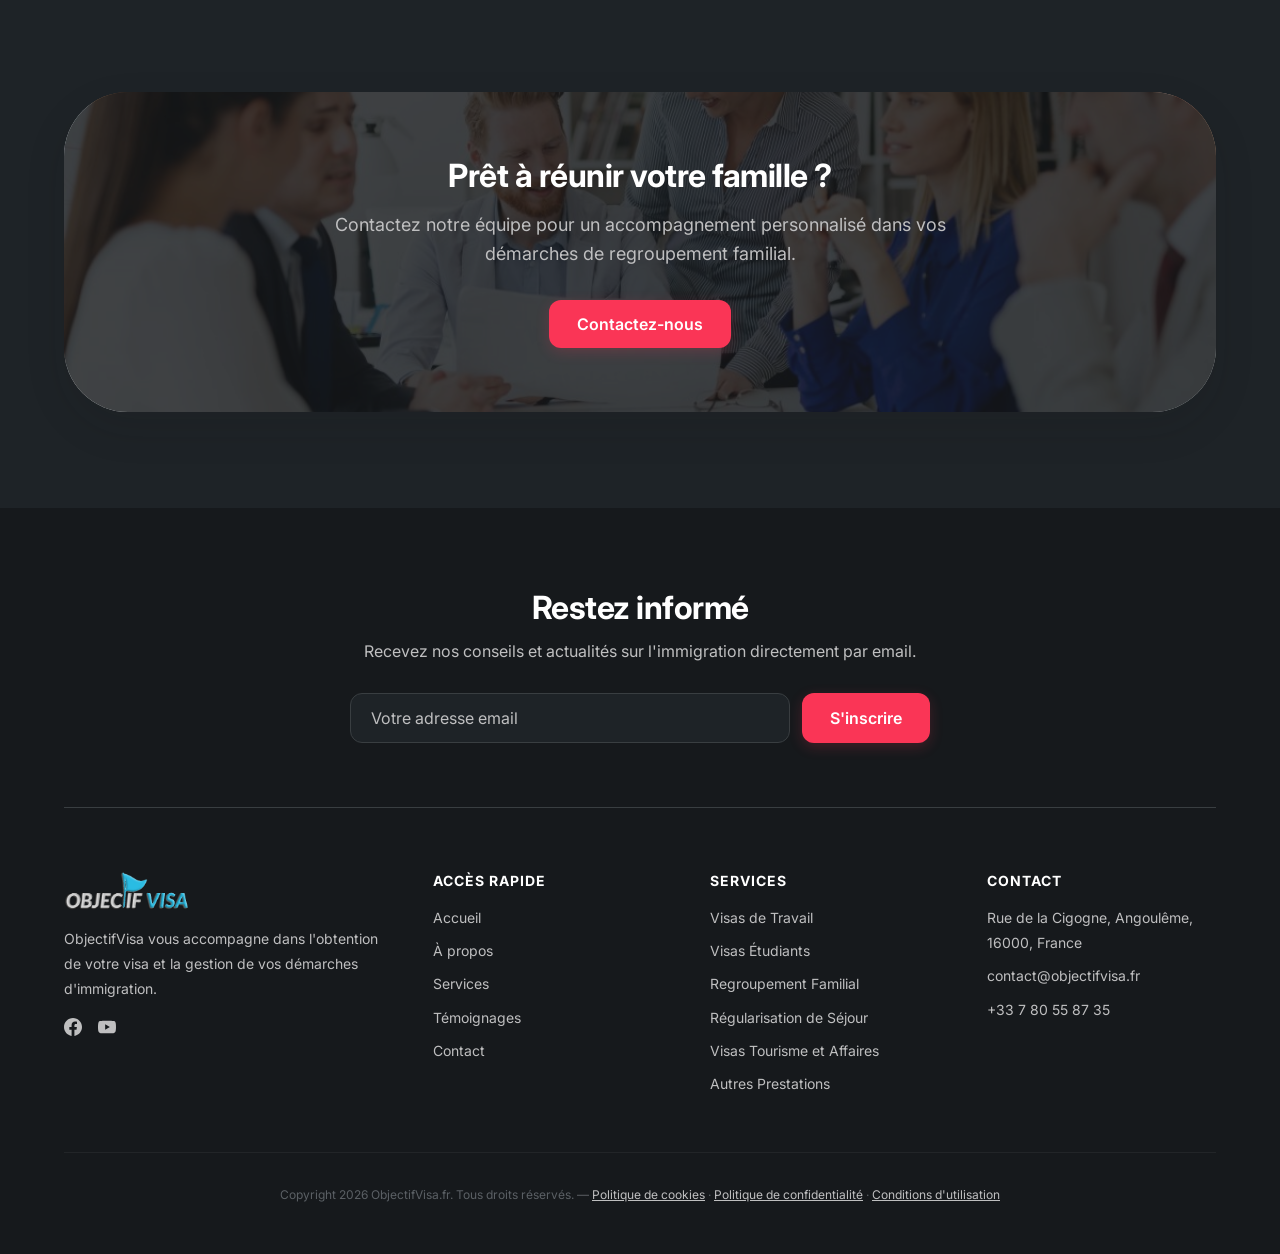
<file: regroupement-familial.html>
<!DOCTYPE html>
<html lang="fr">
<head>
<meta charset="UTF-8" />
<meta name="viewport" content="width=device-width, initial-scale=1.0" />
<title>Objectif Visa — Regroupement Familial</title>
<link rel="icon" type="image/png" sizes="64x64" href="images/favicon.png" />
<meta name="description" content="ObjectifVisa vous accompagne dans l'obtention de votre visa et la gestion de vos démarches d'immigration." />
<meta property="og:site_name" content="ObjectifVisa" />
<meta property="og:locale" content="fr_FR" />
<meta property="og:type" content="website" />
<meta property="og:title" content="Objectif Visa — Regroupement Familial" />
<meta property="og:description" content="ObjectifVisa vous accompagne dans l'obtention de votre visa et la gestion de vos démarches d'immigration." />
<meta property="og:image" content="https://objectifvisa.fr/images/favicon.png" />
<meta name="twitter:card" content="summary" />
<meta name="twitter:title" content="Objectif Visa — Regroupement Familial" />
<meta name="twitter:description" content="ObjectifVisa vous accompagne dans l'obtention de votre visa et la gestion de vos démarches d'immigration." />
<meta name="twitter:image" content="https://objectifvisa.fr/images/favicon.png" />
<link rel="preconnect" href="https://fonts.googleapis.com" />
<link rel="preconnect" href="https://fonts.gstatic.com" crossorigin />
<link href="https://fonts.googleapis.com/css2?family=Inter:wght@400;500;600;700&display=swap" rel="stylesheet" />
<link rel="stylesheet" href="styles.css" />
</head>
<body>

<!-- Navigation -->
  <nav class="nav" id="main-nav">
    <div class="container">
      <a href="index.html" class="logo"><img src="images/logo.png" alt="Objectif Visa" style="height:38px;width:auto;" /></a>
      <ul class="nav-links">
        <li><a href="index.html">Accueil</a></li>
        <li><a href="a-propos.html">À propos de nous</a></li>
        <li><a href="services.html" class="active">Services</a></li>
        <li><a href="temoignages.html">Témoignages</a></li>
        <li><a href="contact.html">Contact</a></li>
      </ul>
      <div class="nav-actions">
        <a href="contact.html" class="btn btn-coral nav-cta">Prendre Rendez Vous</a>
        <button type="button" class="burger-btn" id="burger-btn" aria-label="Menu principal" aria-expanded="false" aria-controls="mobile-menu">
          <span class="burger-bar"></span>
          <span class="burger-bar"></span>
          <span class="burger-bar"></span>
        </button>
      </div>
    </div>

    <!-- Mobile Drawer / Menu Overlay -->
    <div class="mobile-menu" id="mobile-menu" aria-hidden="true">
      <div class="mobile-menu-inner">
        <ul class="mobile-nav-links">
          <li><a href="index.html">Accueil</a></li>
          <li><a href="a-propos.html">À propos de nous</a></li>
          <li><a href="services.html" class="active">Services</a></li>
          <li><a href="temoignages.html">Témoignages</a></li>
          <li><a href="contact.html">Contact</a></li>
        </ul>
        <div class="mobile-menu-cta">
          <a href="contact.html" class="btn btn-coral btn-block">Prendre Rendez Vous</a>
        </div>
        <div class="mobile-menu-info">
          <div class="mobile-info-item">
            <svg width="16" height="16" viewBox="0 0 24 24" fill="none" stroke="currentColor" stroke-width="2"><path d="M21 10c0 7-9 13-9 13s-9-6-9-13a9 9 0 0 1 18 0z"/><circle cx="12" cy="10" r="3"/></svg>
            <span>Rue de la Cigogne, Angoulême, 16000, France</span>
          </div>
          <div class="mobile-info-item">
            <svg width="16" height="16" viewBox="0 0 24 24" fill="none" stroke="currentColor" stroke-width="2"><path d="M22 16.92v3a2 2 0 0 1-2.18 2 19.79 19.79 0 0 1-8.63-3.07 19.5 19.5 0 0 1-6-6 19.79 19.79 0 0 1-3.07-8.67A2 2 0 0 1 4.11 2h3a2 2 0 0 1 2 1.72 12.84 12.84 0 0 0 .7 2.81 2 2 0 0 1-.45 2.11L8.09 9.91a16 16 0 0 0 6 6l1.27-1.27a2 2 0 0 1 2.11-.45 12.84 12.84 0 0 0 2.81.7A2 2 0 0 1 22 16.92z"/></svg>
            <a href="tel:+33780558735">+33 7 80 55 87 35</a>
          </div>
        </div>
      </div>
    </div>
    <div class="mobile-backdrop" id="mobile-backdrop"></div>
  </nav>

  <!-- Hero -->
  <section class="bg-white">
    <div class="container">
      <div class="hero-card centered">
        <h1>Regroupement Familial</h1>
        <p>Retrouvez votre famille en toute légalité. Nous facilitons vos démarches de regroupement familial en veillant au respect de toutes les exigences légales.</p>
      </div>
    </div>
  </section>

  <!-- Back link -->
  <section style="padding-top: var(--spacing-48); padding-bottom: 0;">
    <div class="container">
      <a href="services.html" class="back-link">
        <svg width="16" height="16" viewBox="0 0 24 24" fill="none" stroke="currentColor" stroke-width="2" stroke-linecap="round" stroke-linejoin="round"><path d="M19 12H5M13 6l-6 6 6 6"/></svg>
        Retour aux services
      </a>
    </div>
  </section>

  <!-- Introduction -->
  <section class="bg-white" style="padding-top: var(--spacing-48);">
    <div class="container">
      <div class="detail-layout">
        <div>
          <div class="icon"><img src="images/icon-regroupement-familial.gif" alt="Regroupement Familial" width="36" height="36" style="display:block" /></div>
          <h3>Réunir ce qui compte le plus</h3>
          <p>Le regroupement familial permet aux résidents légaux de faire venir leurs proches dans le pays où ils résident. Ce processus implique des exigences spécifiques en matière de logement, de revenus et de couverture sociale.</p>
          <p>Notre équipe maîtrise les procédures de regroupement familial et vous accompagne pour que votre dossier soit conforme aux critères en vigueur.</p>
        </div>
        <div class="detail-media">
          <img src="images/service-famille.webp" alt="Famille réunie" loading="lazy" />
        </div>
      </div>
    </div>
  </section>

  <!-- Process Steps -->
  <section class="bg-tide">
    <div class="container">
      <div class="section-head">
        <p class="eyebrow">Notre méthode</p>
        <h2>Comment ça fonctionne</h2>
        <p>Un processus clair et structuré en 4 étapes pour votre regroupement familial.</p>
      </div>
      <div class="process-grid">
        <div class="process-step">
          <div class="num">1.</div>
          <h3>Évaluation de l'éligibilité</h3>
          <p>Nous analysons votre situation familiale, votre titre de séjour et les conditions requises pour la procédure de regroupement.</p>
        </div>
        <div class="process-step">
          <div class="num">2.</div>
          <h3>Préparation du dossier</h3>
          <p>Nous constituerons un dossier complet incluant les justificatifs de lien familial, de logement et de revenus suffisants.</p>
        </div>
        <div class="process-step">
          <div class="num">3.</div>
          <h3>Demande et suivi</h3>
          <p>Nous déposons la demande auprès des autorités compétentes et assurons un suivi régulier tout au long du traitement.</p>
        </div>
        <div class="process-step">
          <div class="num">4.</div>
          <h3>Accompagnement post-arrivée</h3>
          <p>Nous vous guidons dans les démarches à l'arrivée : demande de titre de séjour pour vos proches, inscription scolaire, soins médicaux.</p>
        </div>
      </div>
    </div>
  </section>

  <!-- Eligibility Criteria -->
  <section class="bg-white">
    <div class="container">
      <div class="section-head">
        <p class="eyebrow">Conditions</p>
        <h2>Critères d'éligibilité</h2>
        <p>Le regroupement familial est soumis à des conditions précises que nous vérifions avec vous dès le premier rendez-vous.</p>
      </div>
      <div class="eligibility-grid">
        <div class="eligibility-item">
          <svg width="20" height="20" viewBox="0 0 24 24" fill="none" stroke="#129ba6" stroke-width="2" stroke-linecap="round" stroke-linejoin="round"><path d="M20 6 9 17l-5-5"/></svg>
          <span>Titre de séjour en cours de validité depuis au moins 1 an</span>
        </div>
        <div class="eligibility-item">
          <svg width="20" height="20" viewBox="0 0 24 24" fill="none" stroke="#129ba6" stroke-width="2" stroke-linecap="round" stroke-linejoin="round"><path d="M20 6 9 17l-5-5"/></svg>
          <span>Revenus stables et suffisants pour subvenir aux besoins de la famille</span>
        </div>
        <div class="eligibility-item">
          <svg width="20" height="20" viewBox="0 0 24 24" fill="none" stroke="#129ba6" stroke-width="2" stroke-linecap="round" stroke-linejoin="round"><path d="M20 6 9 17l-5-5"/></svg>
          <span>Logement décent et conforme aux normes pour accueillir la famille</span>
        </div>
        <div class="eligibility-item">
          <svg width="20" height="20" viewBox="0 0 24 24" fill="none" stroke="#129ba6" stroke-width="2" stroke-linecap="round" stroke-linejoin="round"><path d="M20 6 9 17l-5-5"/></svg>
          <span>Aucun casier judiciaire incompatible avec la procédure</span>
        </div>
        <div class="eligibility-item">
          <svg width="20" height="20" viewBox="0 0 24 24" fill="none" stroke="#129ba6" stroke-width="2" stroke-linecap="round" stroke-linejoin="round"><path d="M20 6 9 17l-5-5"/></svg>
          <span>Lien familial reconnu (conjoint, enfants mineurs)</span>
        </div>
        <div class="eligibility-item">
          <svg width="20" height="20" viewBox="0 0 24 24" fill="none" stroke="#129ba6" stroke-width="2" stroke-linecap="round" stroke-linejoin="round"><path d="M20 6 9 17l-5-5"/></svg>
          <span>Couverture santé pour les membres de la famille</span>
        </div>
      </div>
    </div>
  </section>

  <!-- FAQ -->
  <section class="bg-fog">
    <div class="container">
      <div class="section-head">
        <p class="eyebrow">Questions fréquentes</p>
        <h2>FAQ — Regroupement Familial</h2>
      </div>
      <div class="faq-list">
        <details class="faq-item">
          <summary>
            Qui peut bénéficier du regroupement familial ?
            <svg width="20" height="20" viewBox="0 0 24 24" fill="none" stroke="currentColor" stroke-width="2" stroke-linecap="round" stroke-linejoin="round"><path d="M6 9l6 6 6-6"/></svg>
          </summary>
          <div class="faq-answer">Le regroupement familial est généralement ouvert aux résidents titulaires d'un titre de séjour valide pour le conjoint et les enfants de moins de 18 ans. Les conditions exactes varient selon le pays de destination.</div>
        </details>
        <details class="faq-item">
          <summary>
            Combien de temps prend la procédure ?
            <svg width="20" height="20" viewBox="0 0 24 24" fill="none" stroke="currentColor" stroke-width="2" stroke-linecap="round" stroke-linejoin="round"><path d="M6 9l6 6 6-6"/></svg>
          </summary>
          <div class="faq-answer">La durée varie selon le pays et la complétude du dossier. En moyenne, comptez entre 2 et 6 mois pour l'ensemble de la procédure, de la demande initiale à l'arrivée de votre famille.</div>
        </details>
        <details class="faq-item">
          <summary>
            Mes parents peuvent-ils également rejoindre la famille ?
            <svg width="20" height="20" viewBox="0 0 24 24" fill="none" stroke="currentColor" stroke-width="2" stroke-linecap="round" stroke-linejoin="round"><path d="M6 9l6 6 6-6"/></svg>
          </summary>
          <div class="faq-answer">Le regroupement des parents est possible dans certains pays sous conditions de dépendance financière et d'âge. Nous vous informons des possibilités en fonction de votre situation personnelle.</div>
        </details>
        <details class="faq-item">
          <summary>
            Quels documents sont nécessaires pour prouver le lien familial ?
            <svg width="20" height="20" viewBox="0 0 24 24" fill="none" stroke="currentColor" stroke-width="2" stroke-linecap="round" stroke-linejoin="round"><path d="M6 9l6 6 6-6"/></svg>
          </summary>
          <div class="faq-answer">Il vous sera demandé un acte de mariage, un acte de naissance ou un livret de famille, selon les cas. Ces documents doivent être traduits et légalisés. Nous nous occupons de toutes les formalités.</div>
        </details>
      </div>
    </div>
  </section>

  <!-- CTA -->
  <section class="bg-abyss">
    <div class="container">
      <div class="cta-final">
        <div class="bg-img" style="background-image:url('images/cta-background.jpg')"></div>
        <div class="overlay"></div>
        <div class="inner">
          <h2>Prêt à réunir votre famille ?</h2>
          <p>Contactez notre équipe pour un accompagnement personnalisé dans vos démarches de regroupement familial.</p>
          <a href="contact.html" class="btn btn-coral">Contactez-nous</a>
        </div>
      </div>
    </div>
  </section>

  <!-- Newsletter + Footer -->
  <div class="dark-block">
    <div class="container">
      <div class="newsletter">
        <h2>Restez informé</h2>
        <p>Recevez nos conseils et actualités sur l'immigration directement par email.</p>
        <form class="news-form" onsubmit="return false;">
          <input type="email" placeholder="Votre adresse email" aria-label="Votre adresse email" />
          <button type="submit" class="btn btn-coral">S'inscrire</button>
        </form>
      </div>
      <div class="footer">
        <div class="footer-grid">
          <div>
            <a href="index.html" class="logo"><img src="images/logo-white.png" alt="Objectif Visa" style="height:38px;width:auto;" /></a>
            <p>ObjectifVisa vous accompagne dans l'obtention de votre visa et la gestion de vos démarches d'immigration.</p>
            <div class="footer-social">
              <a href="https://www.facebook.com/objectifvisa" target="_blank" rel="noopener noreferrer" aria-label="Facebook ObjectifVisa"><svg width="18" height="18" viewBox="0 0 24 24" fill="currentColor" aria-hidden="true"><path d="M24 12.073c0-6.627-5.373-12-12-12s-12 5.373-12 12c0 5.99 4.388 10.954 10.125 11.854v-8.385H7.078v-3.47h3.047V9.43c0-3.007 1.792-4.669 4.533-4.669 1.312 0 2.686.235 2.686.235v2.953H15.83c-1.491 0-1.956.925-1.956 1.874v2.25h3.328l-.532 3.47h-2.796v8.385C19.612 23.027 24 18.062 24 12.073z"/></svg></a>
              <a href="https://www.youtube.com/@objectifvisa-denoeletjosep7353" target="_blank" rel="noopener noreferrer" aria-label="Chaîne YouTube ObjectifVisa"><svg width="18" height="18" viewBox="0 0 24 24" fill="currentColor" aria-hidden="true"><path d="M23.498 6.186a3.016 3.016 0 0 0-2.122-2.136C19.505 3.545 12 3.545 12 3.545s-7.505 0-9.377.505A3.017 3.017 0 0 0 .502 6.186C0 8.07 0 12 0 12s0 3.93.502 5.814a3.016 3.016 0 0 0 2.122 2.136c1.871.505 9.376.505 9.376.505s7.505 0 9.377-.505a3.015 3.015 0 0 0 2.122-2.136C24 15.93 24 12 24 12s0-3.93-.502-5.814zM9.545 15.568V8.432L15.818 12l-6.273 3.568z"/></svg></a>
              </div>
          </div>
          <div>
            <h4>Accès rapide</h4>
            <ul>
              <li><a href="index.html">Accueil</a></li>
              <li><a href="a-propos.html">À propos</a></li>
              <li><a href="services.html">Services</a></li>
              <li><a href="temoignages.html">Témoignages</a></li>
              <li><a href="contact.html">Contact</a></li>
            </ul>
          </div>
          <div>
            <h4>Services</h4>
            <ul>
              <li><a href="visas-travail.html">Visas de Travail</a></li>
              <li><a href="visas-etudiants.html">Visas Étudiants</a></li>
              <li><a href="regroupement-familial.html">Regroupement Familial</a></li>
              <li><a href="regularisation-sejour.html">Régularisation de Séjour</a></li>
              <li><a href="visas-tourisme.html">Visas Tourisme et Affaires</a></li>
              <li><a href="autres-prestations.html">Autres Prestations</a></li>
            </ul>
          </div>
          <div>
            <h4>Contact</h4>
            <ul>
              <li>Rue de la Cigogne, Angoulême, 16000, France</li>
              <li><a href="mailto:contact@objectifvisa.fr">contact@objectifvisa.fr</a></li>
              <li><a href="tel:+33780558735">+33 7 80 55 87 35</a></li>
            </ul>
          </div>
        </div>
        <div class="footer-bottom">Copyright 2026 ObjectifVisa.fr. Tous droits réservés. — <a href="politique-de-cookies.html">Politique de cookies</a> · <a href="politique-de-confidentialite.html">Politique de confidentialité</a> · <a href="conditions-d-utilisation.html">Conditions d'utilisation</a></div>
      </div>
    </div>
  </div>

  <script src="main.js"></script>
</body>
</html>
</file>
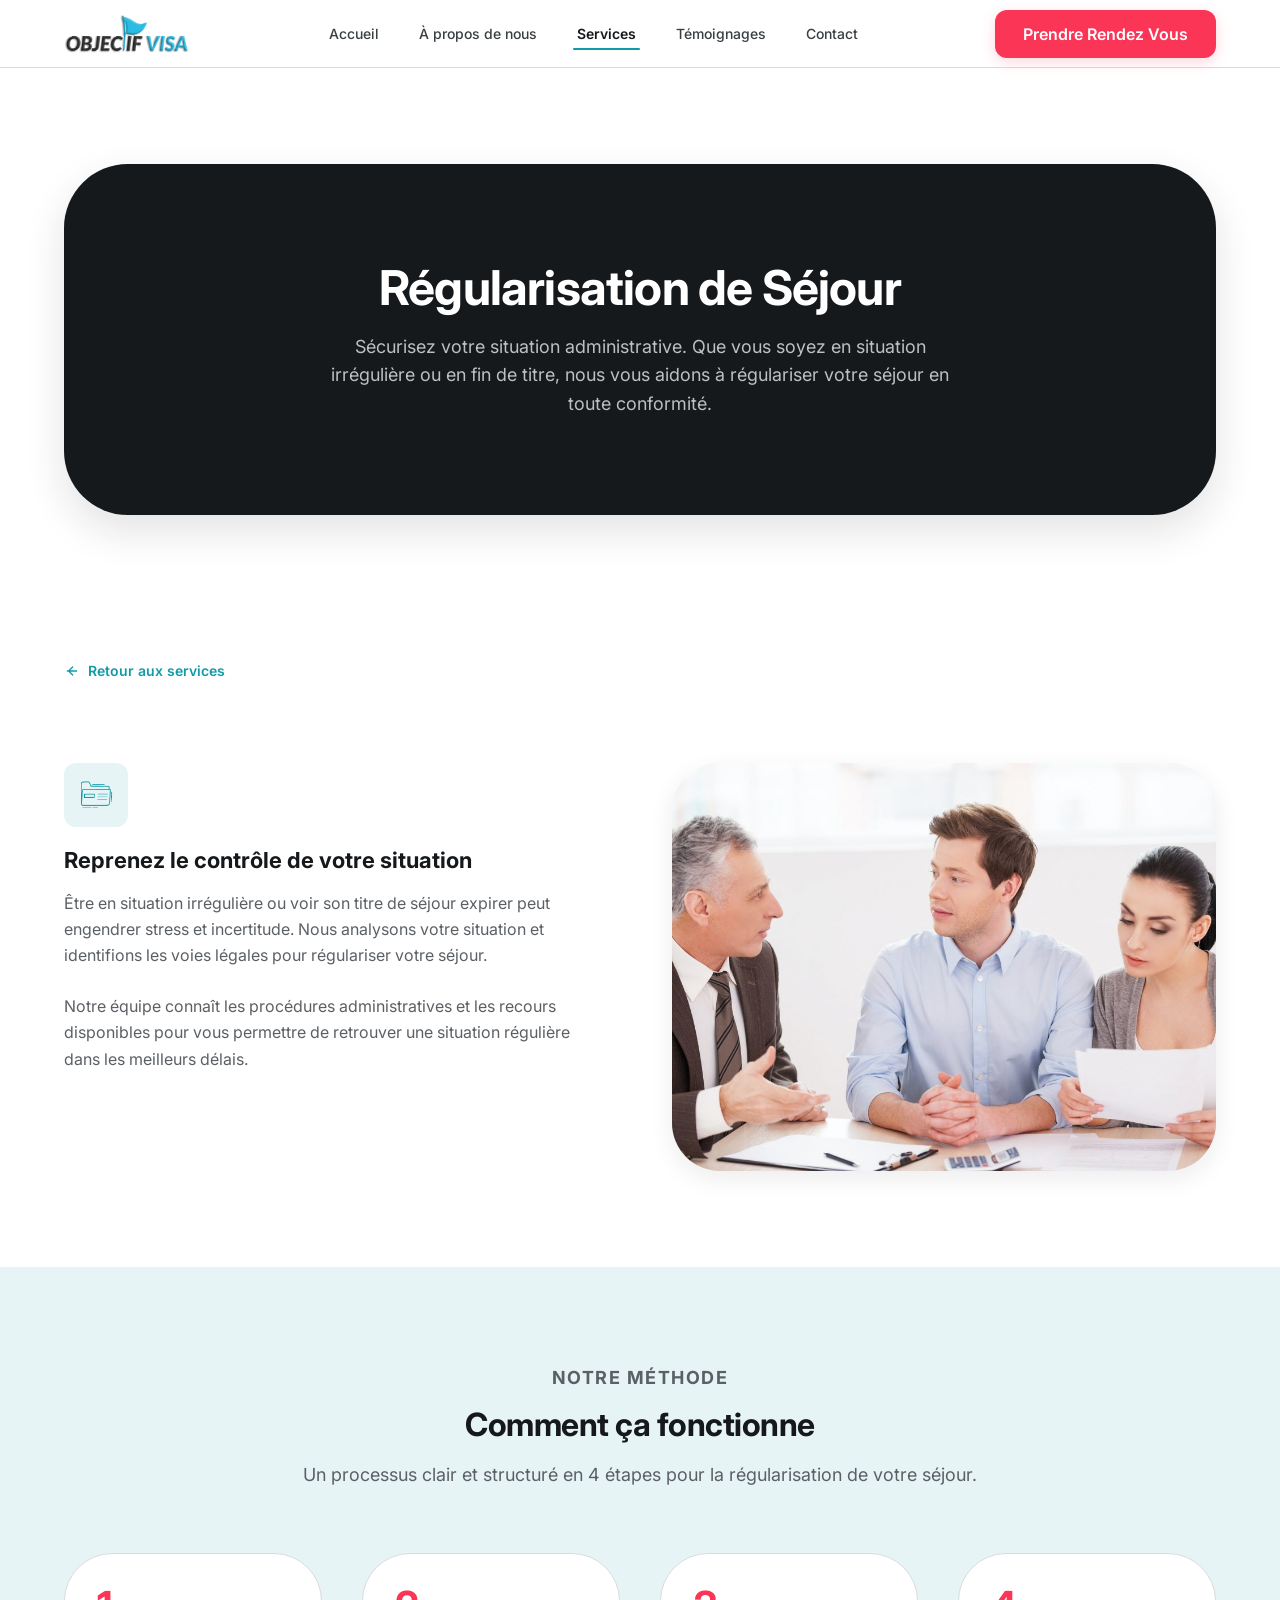
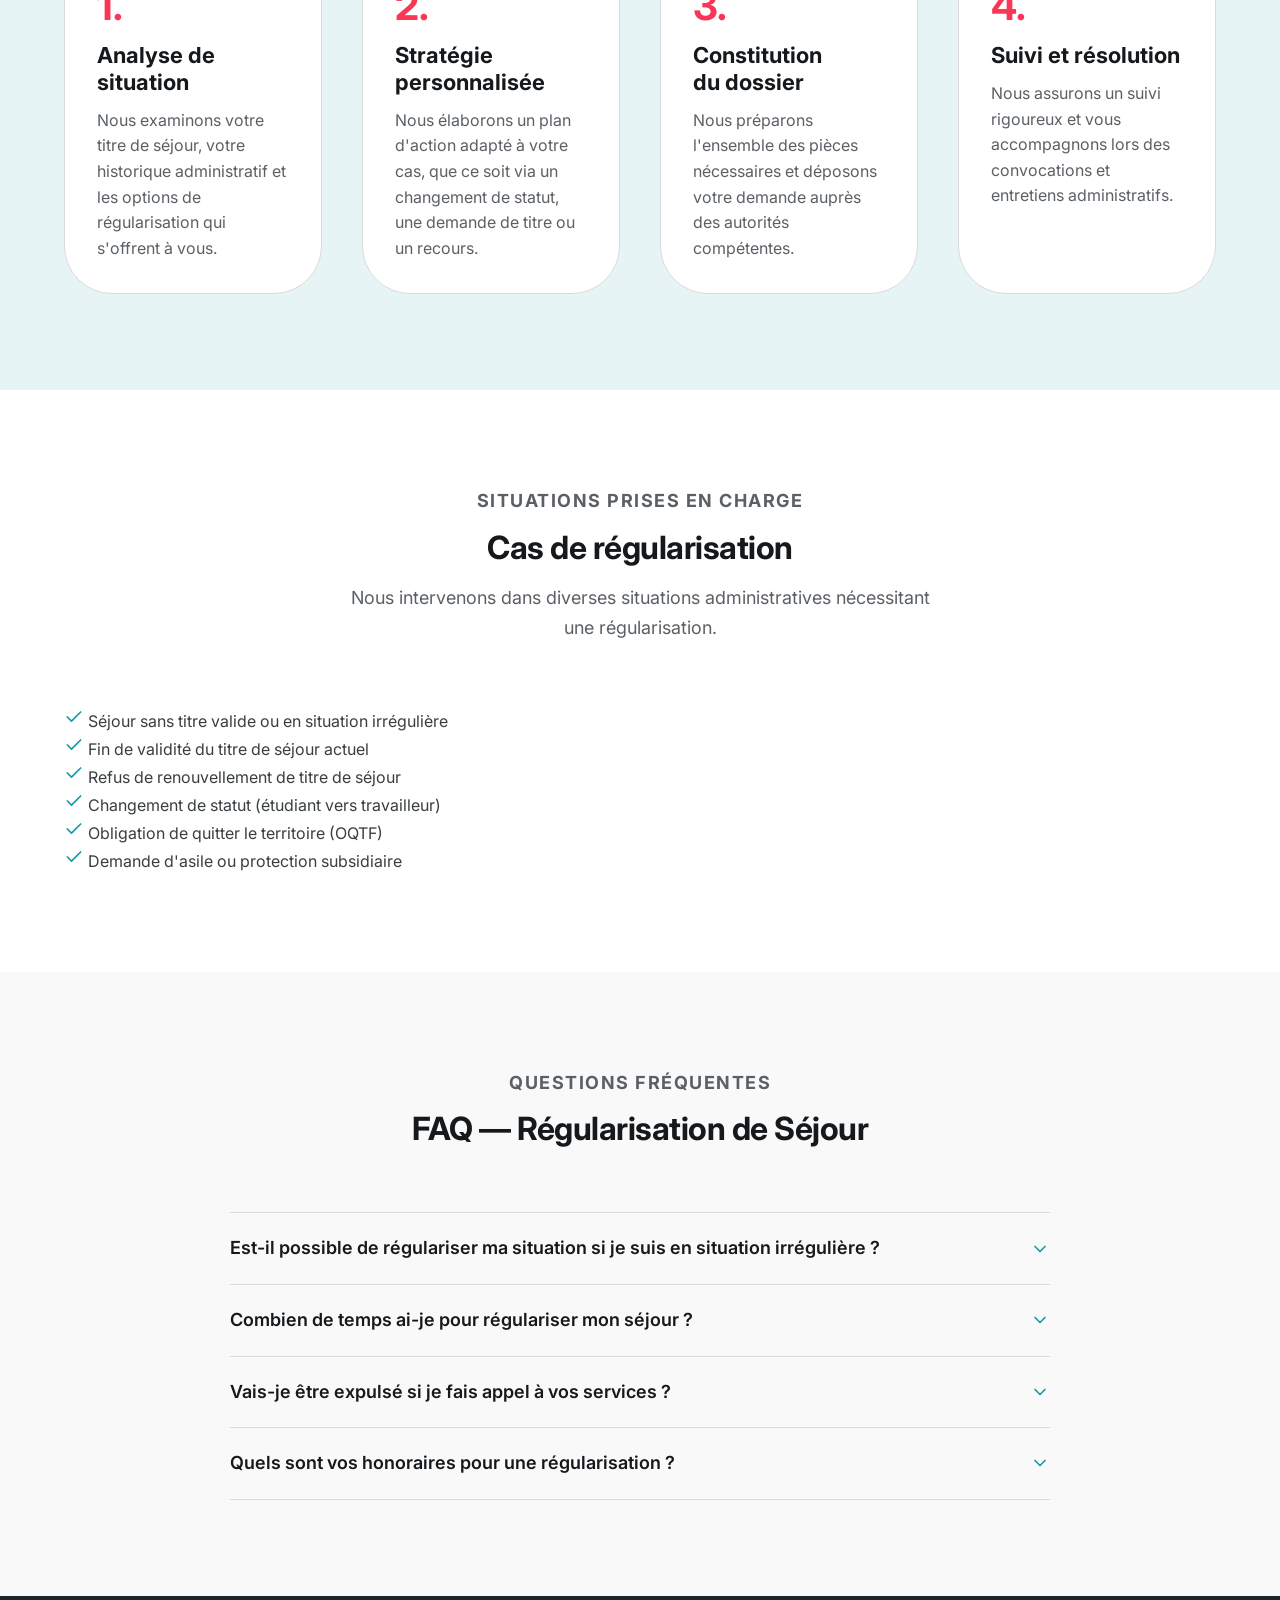
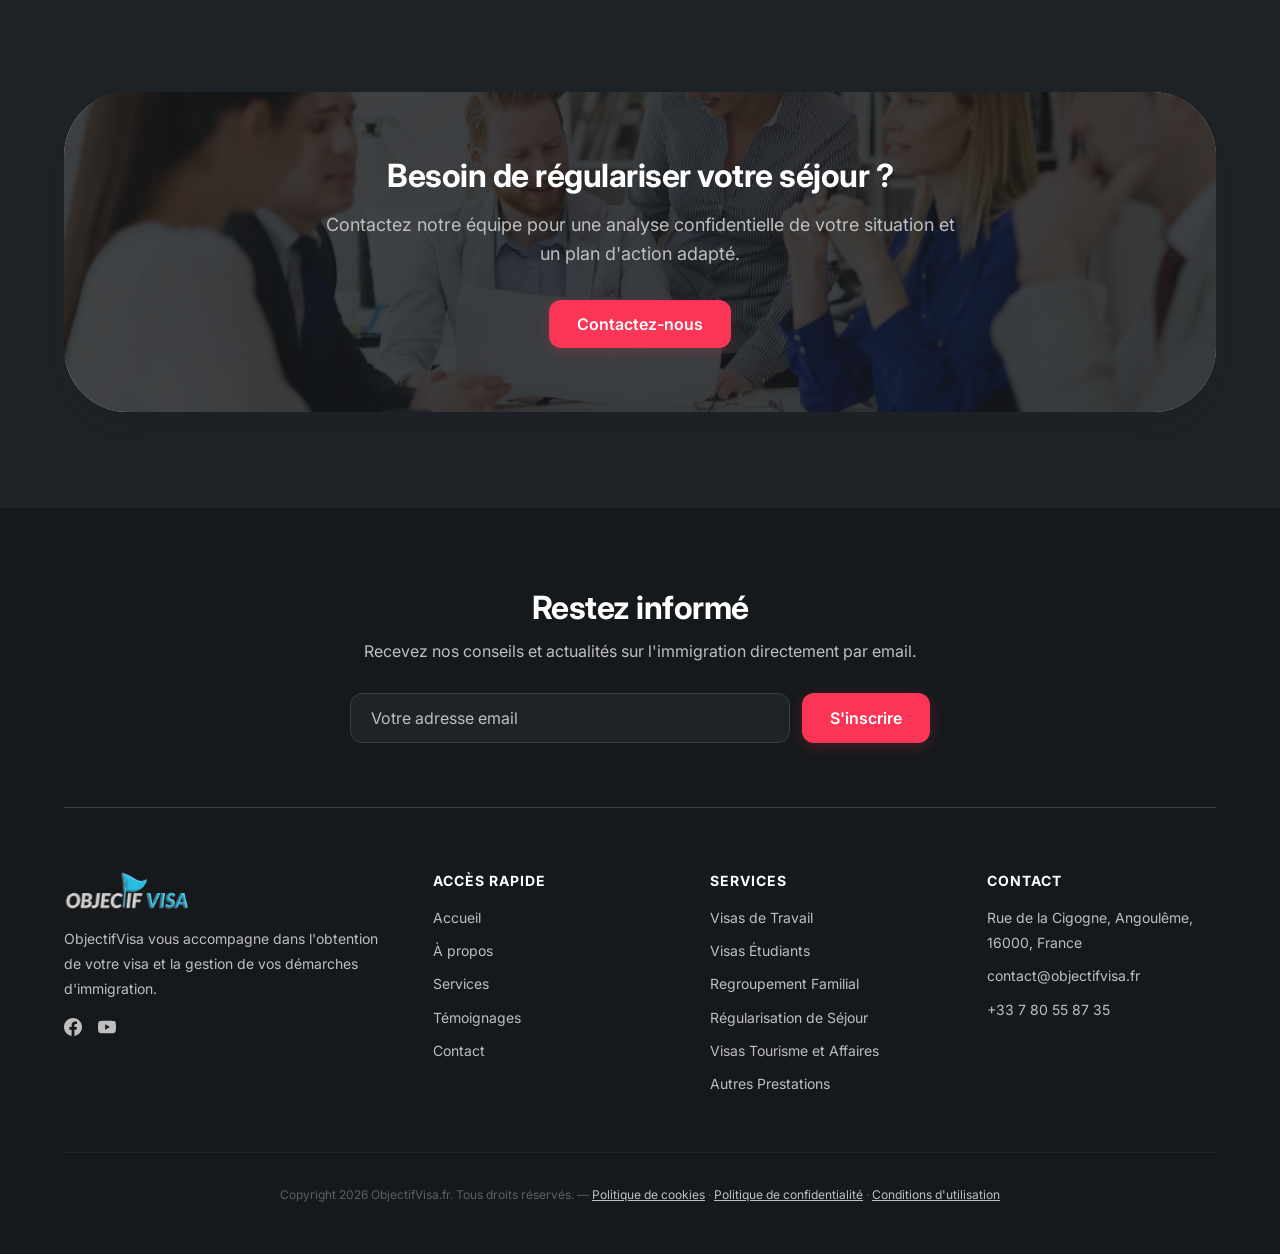
<file: regularisation-sejour.html>
<!DOCTYPE html>
<html lang="fr">
<head>
<meta charset="UTF-8" />
<meta name="viewport" content="width=device-width, initial-scale=1.0" />
<title>Objectif Visa — Régularisation de Séjour</title>
<link rel="icon" type="image/png" sizes="64x64" href="images/favicon.png" />
<meta name="description" content="ObjectifVisa vous accompagne dans l'obtention de votre visa et la gestion de vos démarches d'immigration." />
<meta property="og:site_name" content="ObjectifVisa" />
<meta property="og:locale" content="fr_FR" />
<meta property="og:type" content="website" />
<meta property="og:title" content="Objectif Visa — Régularisation de Séjour" />
<meta property="og:description" content="ObjectifVisa vous accompagne dans l'obtention de votre visa et la gestion de vos démarches d'immigration." />
<meta property="og:image" content="https://objectifvisa.fr/images/favicon.png" />
<meta name="twitter:card" content="summary" />
<meta name="twitter:title" content="Objectif Visa — Régularisation de Séjour" />
<meta name="twitter:description" content="ObjectifVisa vous accompagne dans l'obtention de votre visa et la gestion de vos démarches d'immigration." />
<meta name="twitter:image" content="https://objectifvisa.fr/images/favicon.png" />
<link rel="preconnect" href="https://fonts.googleapis.com" />
<link rel="preconnect" href="https://fonts.gstatic.com" crossorigin />
<link href="https://fonts.googleapis.com/css2?family=Inter:wght@400;500;600;700&display=swap" rel="stylesheet" />
<link rel="stylesheet" href="styles.css" />
</head>
<body>

<!-- Navigation -->
  <nav class="nav" id="main-nav">
    <div class="container">
      <a href="index.html" class="logo"><img src="images/logo.png" alt="Objectif Visa" style="height:38px;width:auto;" /></a>
      <ul class="nav-links">
        <li><a href="index.html">Accueil</a></li>
        <li><a href="a-propos.html">À propos de nous</a></li>
        <li><a href="services.html" class="active">Services</a></li>
        <li><a href="temoignages.html">Témoignages</a></li>
        <li><a href="contact.html">Contact</a></li>
      </ul>
      <div class="nav-actions">
        <a href="contact.html" class="btn btn-coral nav-cta">Prendre Rendez Vous</a>
        <button type="button" class="burger-btn" id="burger-btn" aria-label="Menu principal" aria-expanded="false" aria-controls="mobile-menu">
          <span class="burger-bar"></span>
          <span class="burger-bar"></span>
          <span class="burger-bar"></span>
        </button>
      </div>
    </div>

    <!-- Mobile Drawer / Menu Overlay -->
    <div class="mobile-menu" id="mobile-menu" aria-hidden="true">
      <div class="mobile-menu-inner">
        <ul class="mobile-nav-links">
          <li><a href="index.html">Accueil</a></li>
          <li><a href="a-propos.html">À propos de nous</a></li>
          <li><a href="services.html" class="active">Services</a></li>
          <li><a href="temoignages.html">Témoignages</a></li>
          <li><a href="contact.html">Contact</a></li>
        </ul>
        <div class="mobile-menu-cta">
          <a href="contact.html" class="btn btn-coral btn-block">Prendre Rendez Vous</a>
        </div>
        <div class="mobile-menu-info">
          <div class="mobile-info-item">
            <svg width="16" height="16" viewBox="0 0 24 24" fill="none" stroke="currentColor" stroke-width="2"><path d="M21 10c0 7-9 13-9 13s-9-6-9-13a9 9 0 0 1 18 0z"/><circle cx="12" cy="10" r="3"/></svg>
            <span>Rue de la Cigogne, Angoulême, 16000, France</span>
          </div>
          <div class="mobile-info-item">
            <svg width="16" height="16" viewBox="0 0 24 24" fill="none" stroke="currentColor" stroke-width="2"><path d="M22 16.92v3a2 2 0 0 1-2.18 2 19.79 19.79 0 0 1-8.63-3.07 19.5 19.5 0 0 1-6-6 19.79 19.79 0 0 1-3.07-8.67A2 2 0 0 1 4.11 2h3a2 2 0 0 1 2 1.72 12.84 12.84 0 0 0 .7 2.81 2 2 0 0 1-.45 2.11L8.09 9.91a16 16 0 0 0 6 6l1.27-1.27a2 2 0 0 1 2.11-.45 12.84 12.84 0 0 0 2.81.7A2 2 0 0 1 22 16.92z"/></svg>
            <a href="tel:+33780558735">+33 7 80 55 87 35</a>
          </div>
        </div>
      </div>
    </div>
    <div class="mobile-backdrop" id="mobile-backdrop"></div>
  </nav>

  <!-- Hero -->
  <section class="bg-white">
    <div class="container">
      <div class="hero-card centered">
        <h1>Régularisation de Séjour</h1>
        <p>Sécurisez votre situation administrative. Que vous soyez en situation irrégulière ou en fin de titre, nous vous aidons à régulariser votre séjour en toute conformité.</p>
      </div>
    </div>
  </section>

  <!-- Back link -->
  <section style="padding-top: var(--spacing-48); padding-bottom: 0;">
    <div class="container">
      <a href="services.html" class="back-link">
        <svg width="16" height="16" viewBox="0 0 24 24" fill="none" stroke="currentColor" stroke-width="2" stroke-linecap="round" stroke-linejoin="round"><path d="M19 12H5M13 6l-6 6 6 6"/></svg>
        Retour aux services
      </a>
    </div>
  </section>

  <!-- Introduction -->
  <section class="bg-white" style="padding-top: var(--spacing-48);">
    <div class="container">
      <div class="detail-layout">
        <div>
          <div class="icon"><img src="images/icon-regularisation-sejour.gif" alt="Régularisation de Séjour" width="36" height="36" style="display:block" /></div>
          <h3>Reprenez le contrôle de votre situation</h3>
          <p>Être en situation irrégulière ou voir son titre de séjour expirer peut engendrer stress et incertitude. Nous analysons votre situation et identifions les voies légales pour régulariser votre séjour.</p>
          <p>Notre équipe connaît les procédures administratives et les recours disponibles pour vous permettre de retrouver une situation régulière dans les meilleurs délais.</p>
        </div>
        <div class="detail-media">
          <img src="images/service-regularisation.jpg" alt="Documents et papiers officiels" loading="lazy" />
        </div>
      </div>
    </div>
  </section>

  <!-- Process Steps -->
  <section class="bg-tide">
    <div class="container">
      <div class="section-head">
        <p class="eyebrow">Notre méthode</p>
        <h2>Comment ça fonctionne</h2>
        <p>Un processus clair et structuré en 4 étapes pour la régularisation de votre séjour.</p>
      </div>
      <div class="process-grid">
        <div class="process-step">
          <div class="num">1.</div>
          <h3>Analyse de situation</h3>
          <p>Nous examinons votre titre de séjour, votre historique administratif et les options de régularisation qui s'offrent à vous.</p>
        </div>
        <div class="process-step">
          <div class="num">2.</div>
          <h3>Stratégie personnalisée</h3>
          <p>Nous élaborons un plan d'action adapté à votre cas, que ce soit via un changement de statut, une demande de titre ou un recours.</p>
        </div>
        <div class="process-step">
          <div class="num">3.</div>
          <h3>Constitution du dossier</h3>
          <p>Nous préparons l'ensemble des pièces nécessaires et déposons votre demande auprès des autorités compétentes.</p>
        </div>
        <div class="process-step">
          <div class="num">4.</div>
          <h3>Suivi et résolution</h3>
          <p>Nous assurons un suivi rigoureux et vous accompagnons lors des convocations et entretiens administratifs.</p>
        </div>
      </div>
    </div>
  </section>

  <!-- Eligibility Criteria -->
  <section class="bg-white">
    <div class="container">
      <div class="section-head">
        <p class="eyebrow">Situations prises en charge</p>
        <h2>Cas de régularisation</h2>
        <p>Nous intervenons dans diverses situations administratives nécessitant une régularisation.</p>
      </div>
      <div class="eligibility-grid">
        <div class="eligibility-item">
          <svg width="20" height="20" viewBox="0 0 24 24" fill="none" stroke="#129ba6" stroke-width="2" stroke-linecap="round" stroke-linejoin="round"><path d="M20 6 9 17l-5-5"/></svg>
          <span>Séjour sans titre valide ou en situation irrégulière</span>
        </div>
        <div class="eligibility-item">
          <svg width="20" height="20" viewBox="0 0 24 24" fill="none" stroke="#129ba6" stroke-width="2" stroke-linecap="round" stroke-linejoin="round"><path d="M20 6 9 17l-5-5"/></svg>
          <span>Fin de validité du titre de séjour actuel</span>
        </div>
        <div class="eligibility-item">
          <svg width="20" height="20" viewBox="0 0 24 24" fill="none" stroke="#129ba6" stroke-width="2" stroke-linecap="round" stroke-linejoin="round"><path d="M20 6 9 17l-5-5"/></svg>
          <span>Refus de renouvellement de titre de séjour</span>
        </div>
        <div class="eligibility-item">
          <svg width="20" height="20" viewBox="0 0 24 24" fill="none" stroke="#129ba6" stroke-width="2" stroke-linecap="round" stroke-linejoin="round"><path d="M20 6 9 17l-5-5"/></svg>
          <span>Changement de statut (étudiant vers travailleur)</span>
        </div>
        <div class="eligibility-item">
          <svg width="20" height="20" viewBox="0 0 24 24" fill="none" stroke="#129ba6" stroke-width="2" stroke-linecap="round" stroke-linejoin="round"><path d="M20 6 9 17l-5-5"/></svg>
          <span>Obligation de quitter le territoire (OQTF)</span>
        </div>
        <div class="eligibility-item">
          <svg width="20" height="20" viewBox="0 0 24 24" fill="none" stroke="#129ba6" stroke-width="2" stroke-linecap="round" stroke-linejoin="round"><path d="M20 6 9 17l-5-5"/></svg>
          <span>Demande d'asile ou protection subsidiaire</span>
        </div>
      </div>
    </div>
  </section>

  <!-- FAQ -->
  <section class="bg-fog">
    <div class="container">
      <div class="section-head">
        <p class="eyebrow">Questions fréquentes</p>
        <h2>FAQ — Régularisation de Séjour</h2>
      </div>
      <div class="faq-list">
        <details class="faq-item">
          <summary>
            Est-il possible de régulariser ma situation si je suis en situation irrégulière ?
            <svg width="20" height="20" viewBox="0 0 24 24" fill="none" stroke="currentColor" stroke-width="2" stroke-linecap="round" stroke-linejoin="round"><path d="M6 9l6 6 6-6"/></svg>
          </summary>
          <div class="faq-answer">Oui, dans certains cas. Il existe des voies de régularisation même en situation irrégulière, notamment par le biais du regroupement familial, de motifs humanitaires ou de la vie privée et familiale. Nous analysons chaque situation individuellement.</div>
        </details>
        <details class="faq-item">
          <summary>
            Combien de temps ai-je pour régulariser mon séjour ?
            <svg width="20" height="20" viewBox="0 0 24 24" fill="none" stroke="currentColor" stroke-width="2" stroke-linecap="round" stroke-linejoin="round"><path d="M6 9l6 6 6-6"/></svg>
          </summary>
          <div class="faq-answer">Les délais varient selon votre situation. Il est essentiel d'agir rapidement, car certains recours ont des délais stricts. Contactez-nous dès que possible pour évaluer vos options.</div>
        </details>
        <details class="faq-item">
          <summary>
            Vais-je être expulsé si je fais appel à vos services ?
            <svg width="20" height="20" viewBox="0 0 24 24" fill="none" stroke="currentColor" stroke-width="2" stroke-linecap="round" stroke-linejoin="round"><path d="M6 9l6 6 6-6"/></svg>
          </summary>
          <div class="faq-answer">Nous mettons tout en oeuvre pour protéger vos droits. Le dépôt d'une demande de régularisation ou d'un recours peut, dans certains cas, suspendre les mesures d'éloignement. Nous vous informons clairement des risques et des protections applicables.</div>
        </details>
        <details class="faq-item">
          <summary>
            Quels sont vos honoraires pour une régularisation ?
            <svg width="20" height="20" viewBox="0 0 24 24" fill="none" stroke="currentColor" stroke-width="2" stroke-linecap="round" stroke-linejoin="round"><path d="M6 9l6 6 6-6"/></svg>
          </summary>
          <div class="faq-answer">Nos honoraires dépendent de la complexité de votre dossier. Nous proposons une première consultation pour évaluer votre situation et vous fournir un devis transparent et détaillé.</div>
        </details>
      </div>
    </div>
  </section>

  <!-- CTA -->
  <section class="bg-abyss">
    <div class="container">
      <div class="cta-final">
        <div class="bg-img" style="background-image:url('images/cta-background.jpg')"></div>
        <div class="overlay"></div>
        <div class="inner">
          <h2>Besoin de régulariser votre séjour ?</h2>
          <p>Contactez notre équipe pour une analyse confidentielle de votre situation et un plan d'action adapté.</p>
          <a href="contact.html" class="btn btn-coral">Contactez-nous</a>
        </div>
      </div>
    </div>
  </section>

  <!-- Newsletter + Footer -->
  <div class="dark-block">
    <div class="container">
      <div class="newsletter">
        <h2>Restez informé</h2>
        <p>Recevez nos conseils et actualités sur l'immigration directement par email.</p>
        <form class="news-form" onsubmit="return false;">
          <input type="email" placeholder="Votre adresse email" aria-label="Votre adresse email" />
          <button type="submit" class="btn btn-coral">S'inscrire</button>
        </form>
      </div>
      <div class="footer">
        <div class="footer-grid">
          <div>
            <a href="index.html" class="logo"><img src="images/logo-white.png" alt="Objectif Visa" style="height:38px;width:auto;" /></a>
            <p>ObjectifVisa vous accompagne dans l'obtention de votre visa et la gestion de vos démarches d'immigration.</p>
            <div class="footer-social">
              <a href="https://www.facebook.com/objectifvisa" target="_blank" rel="noopener noreferrer" aria-label="Facebook ObjectifVisa"><svg width="18" height="18" viewBox="0 0 24 24" fill="currentColor" aria-hidden="true"><path d="M24 12.073c0-6.627-5.373-12-12-12s-12 5.373-12 12c0 5.99 4.388 10.954 10.125 11.854v-8.385H7.078v-3.47h3.047V9.43c0-3.007 1.792-4.669 4.533-4.669 1.312 0 2.686.235 2.686.235v2.953H15.83c-1.491 0-1.956.925-1.956 1.874v2.25h3.328l-.532 3.47h-2.796v8.385C19.612 23.027 24 18.062 24 12.073z"/></svg></a>
              <a href="https://www.youtube.com/@objectifvisa-denoeletjosep7353" target="_blank" rel="noopener noreferrer" aria-label="Chaîne YouTube ObjectifVisa"><svg width="18" height="18" viewBox="0 0 24 24" fill="currentColor" aria-hidden="true"><path d="M23.498 6.186a3.016 3.016 0 0 0-2.122-2.136C19.505 3.545 12 3.545 12 3.545s-7.505 0-9.377.505A3.017 3.017 0 0 0 .502 6.186C0 8.07 0 12 0 12s0 3.93.502 5.814a3.016 3.016 0 0 0 2.122 2.136c1.871.505 9.376.505 9.376.505s7.505 0 9.377-.505a3.015 3.015 0 0 0 2.122-2.136C24 15.93 24 12 24 12s0-3.93-.502-5.814zM9.545 15.568V8.432L15.818 12l-6.273 3.568z"/></svg></a>
              </div>
          </div>
          <div>
            <h4>Accès rapide</h4>
            <ul>
              <li><a href="index.html">Accueil</a></li>
              <li><a href="a-propos.html">À propos</a></li>
              <li><a href="services.html">Services</a></li>
              <li><a href="temoignages.html">Témoignages</a></li>
              <li><a href="contact.html">Contact</a></li>
            </ul>
          </div>
          <div>
            <h4>Services</h4>
            <ul>
              <li><a href="visas-travail.html">Visas de Travail</a></li>
              <li><a href="visas-etudiants.html">Visas Étudiants</a></li>
              <li><a href="regroupement-familial.html">Regroupement Familial</a></li>
              <li><a href="regularisation-sejour.html">Régularisation de Séjour</a></li>
              <li><a href="visas-tourisme.html">Visas Tourisme et Affaires</a></li>
              <li><a href="autres-prestations.html">Autres Prestations</a></li>
            </ul>
          </div>
          <div>
            <h4>Contact</h4>
            <ul>
              <li>Rue de la Cigogne, Angoulême, 16000, France</li>
              <li><a href="mailto:contact@objectifvisa.fr">contact@objectifvisa.fr</a></li>
              <li><a href="tel:+33780558735">+33 7 80 55 87 35</a></li>
            </ul>
          </div>
        </div>
        <div class="footer-bottom">Copyright 2026 ObjectifVisa.fr. Tous droits réservés. — <a href="politique-de-cookies.html">Politique de cookies</a> · <a href="politique-de-confidentialite.html">Politique de confidentialité</a> · <a href="conditions-d-utilisation.html">Conditions d'utilisation</a></div>
      </div>
    </div>
  </div>

  <script src="main.js"></script>
</body>
</html>
</file>
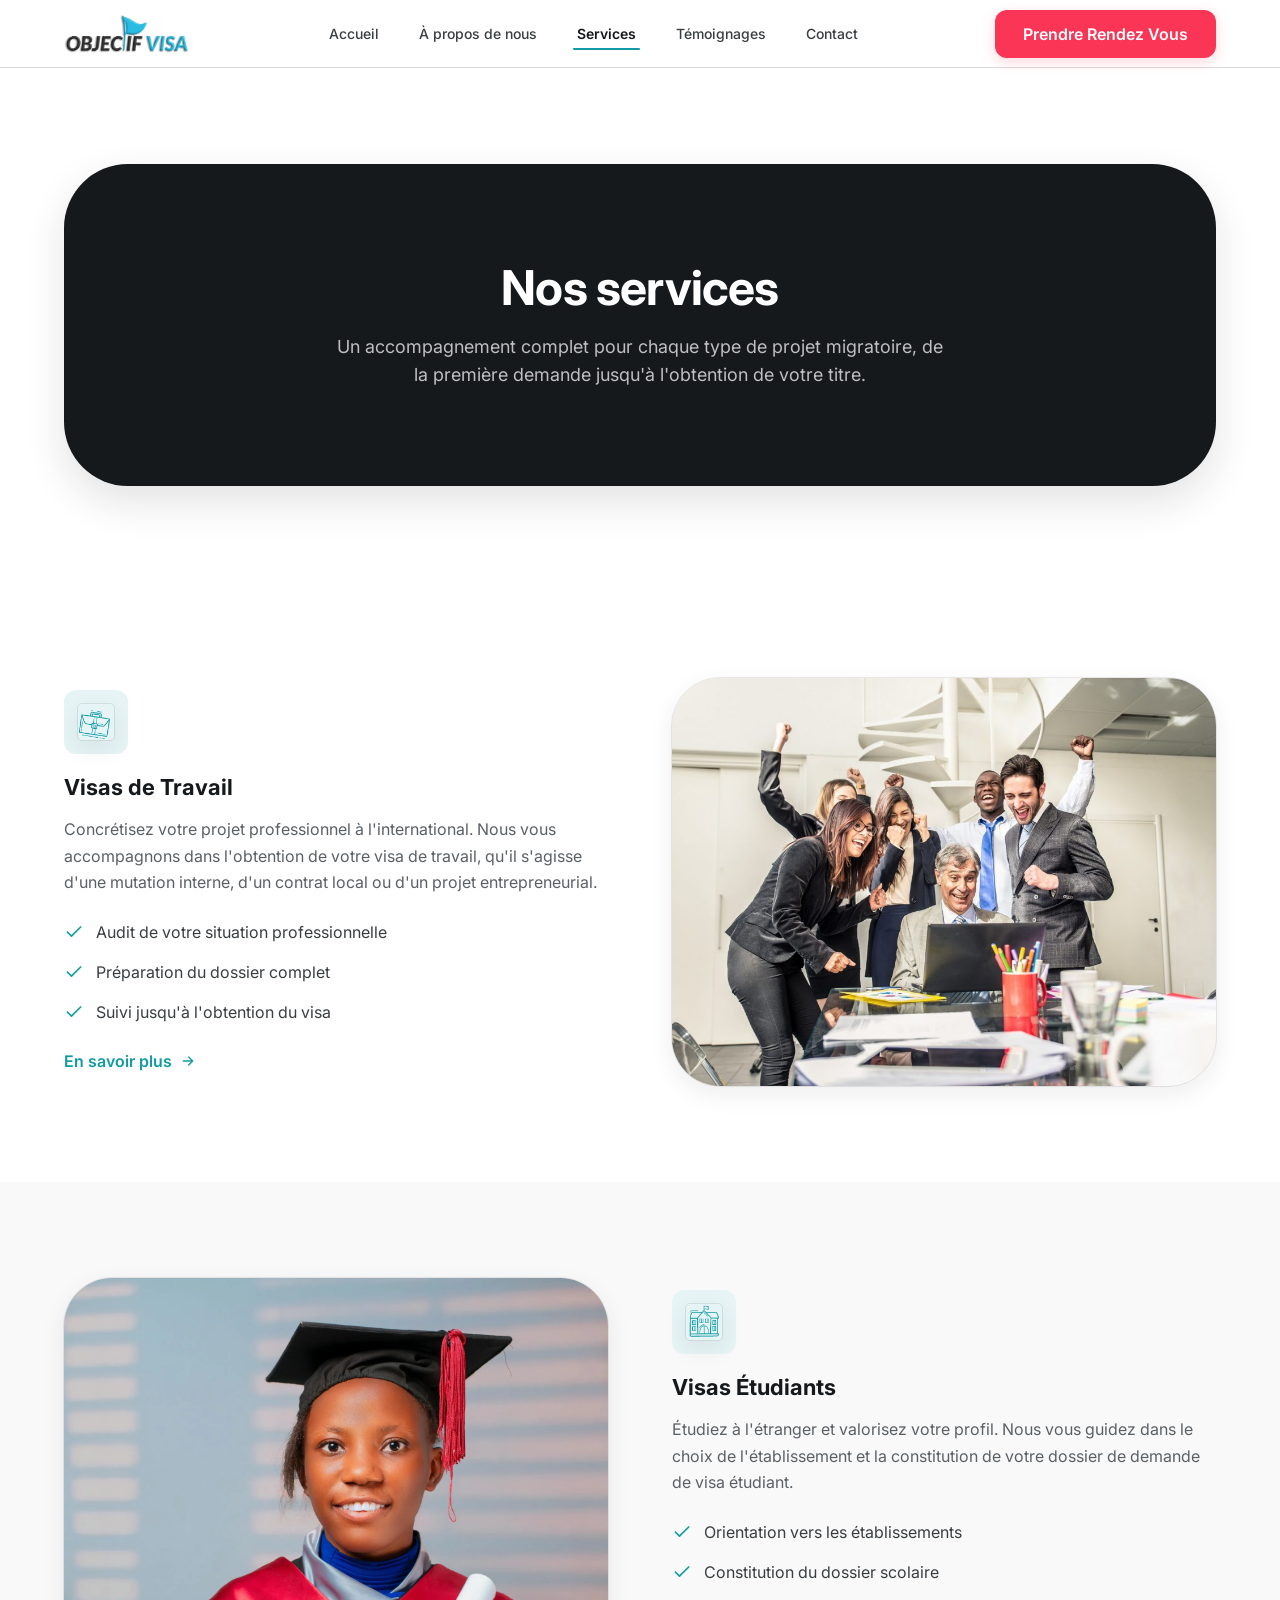
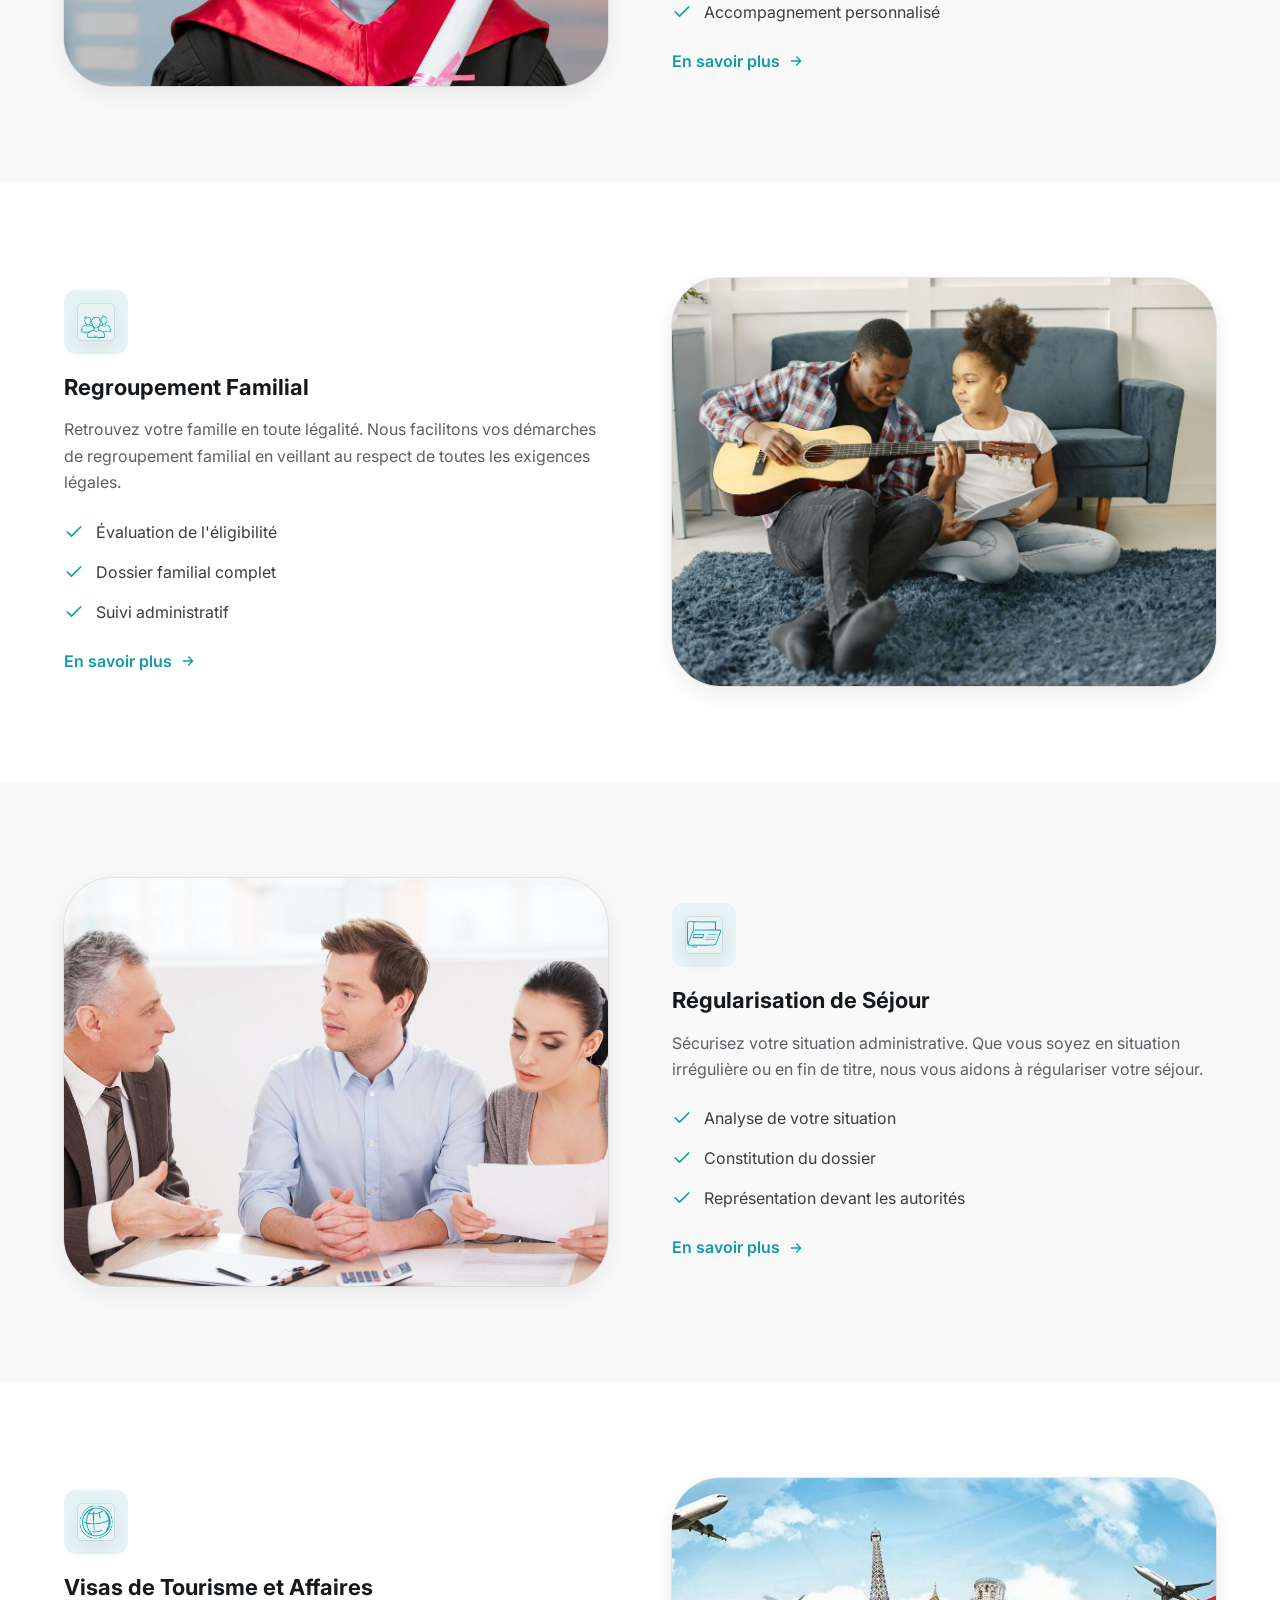
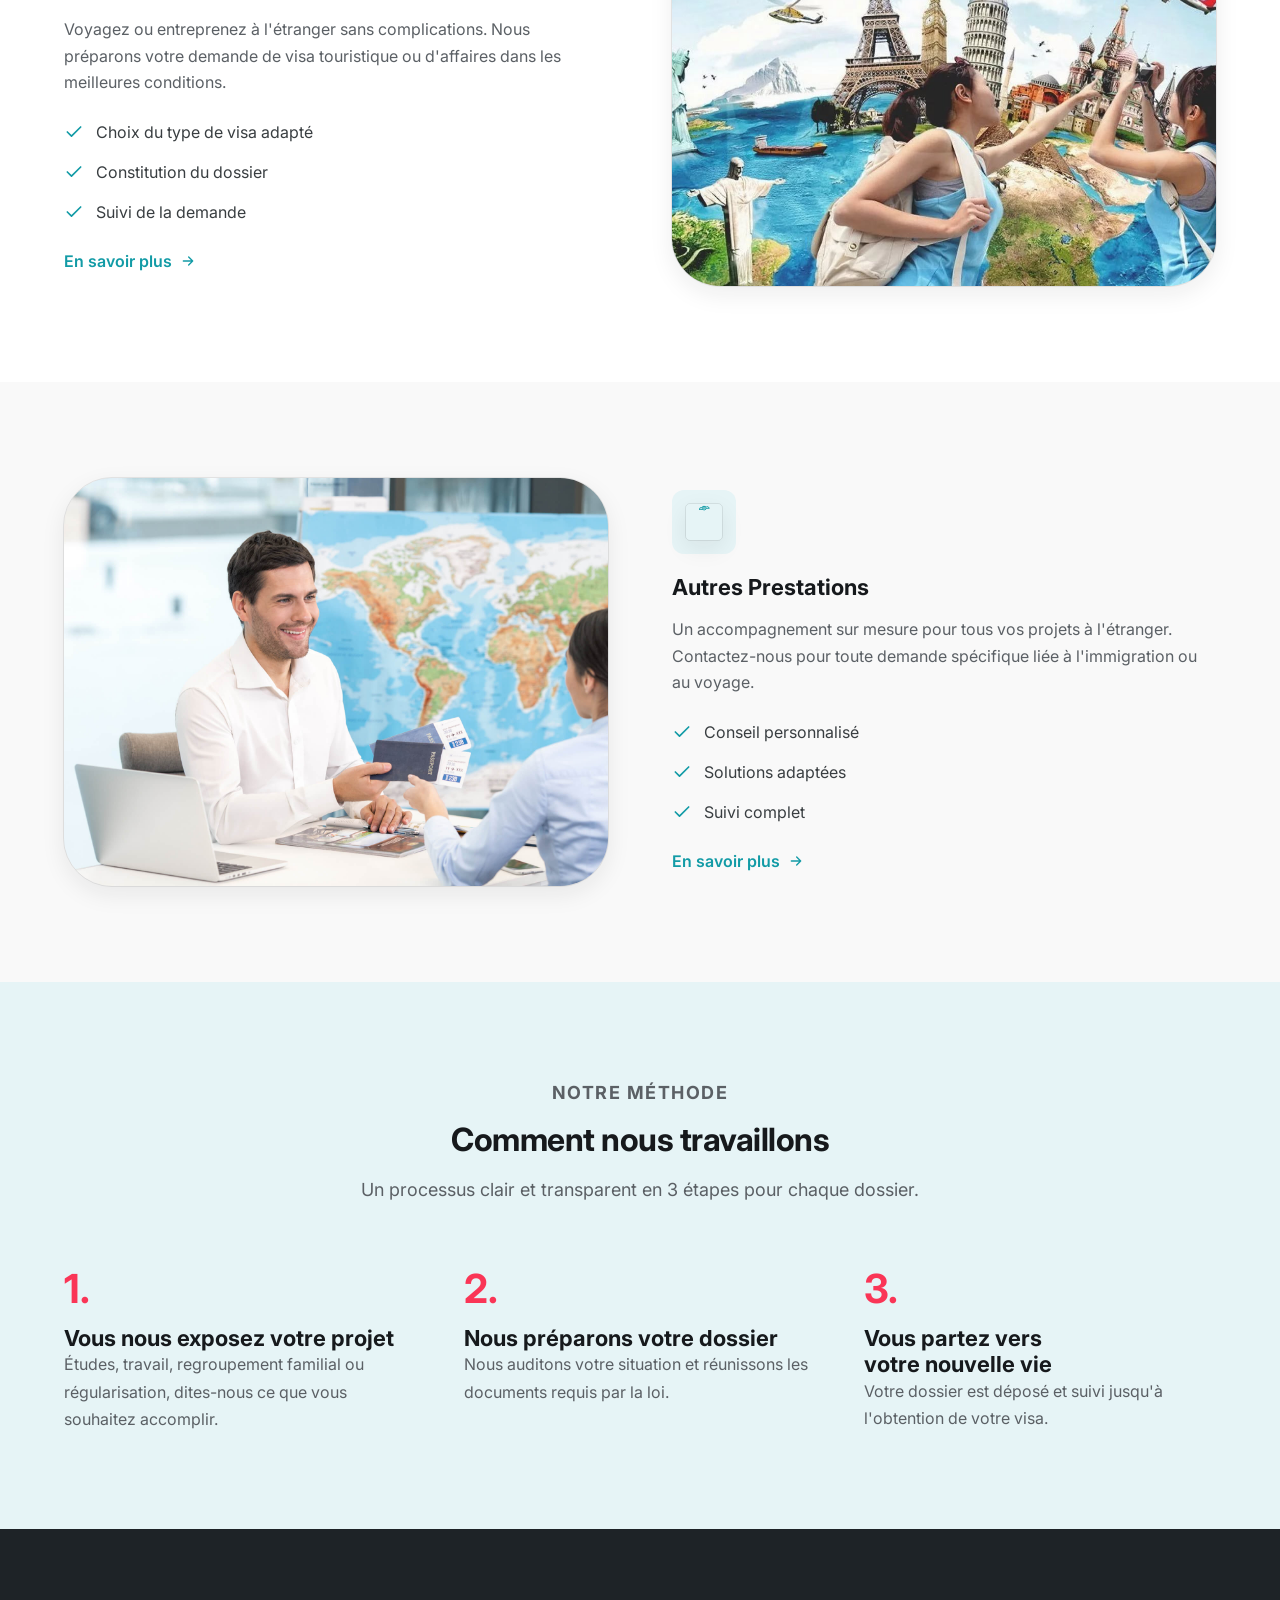
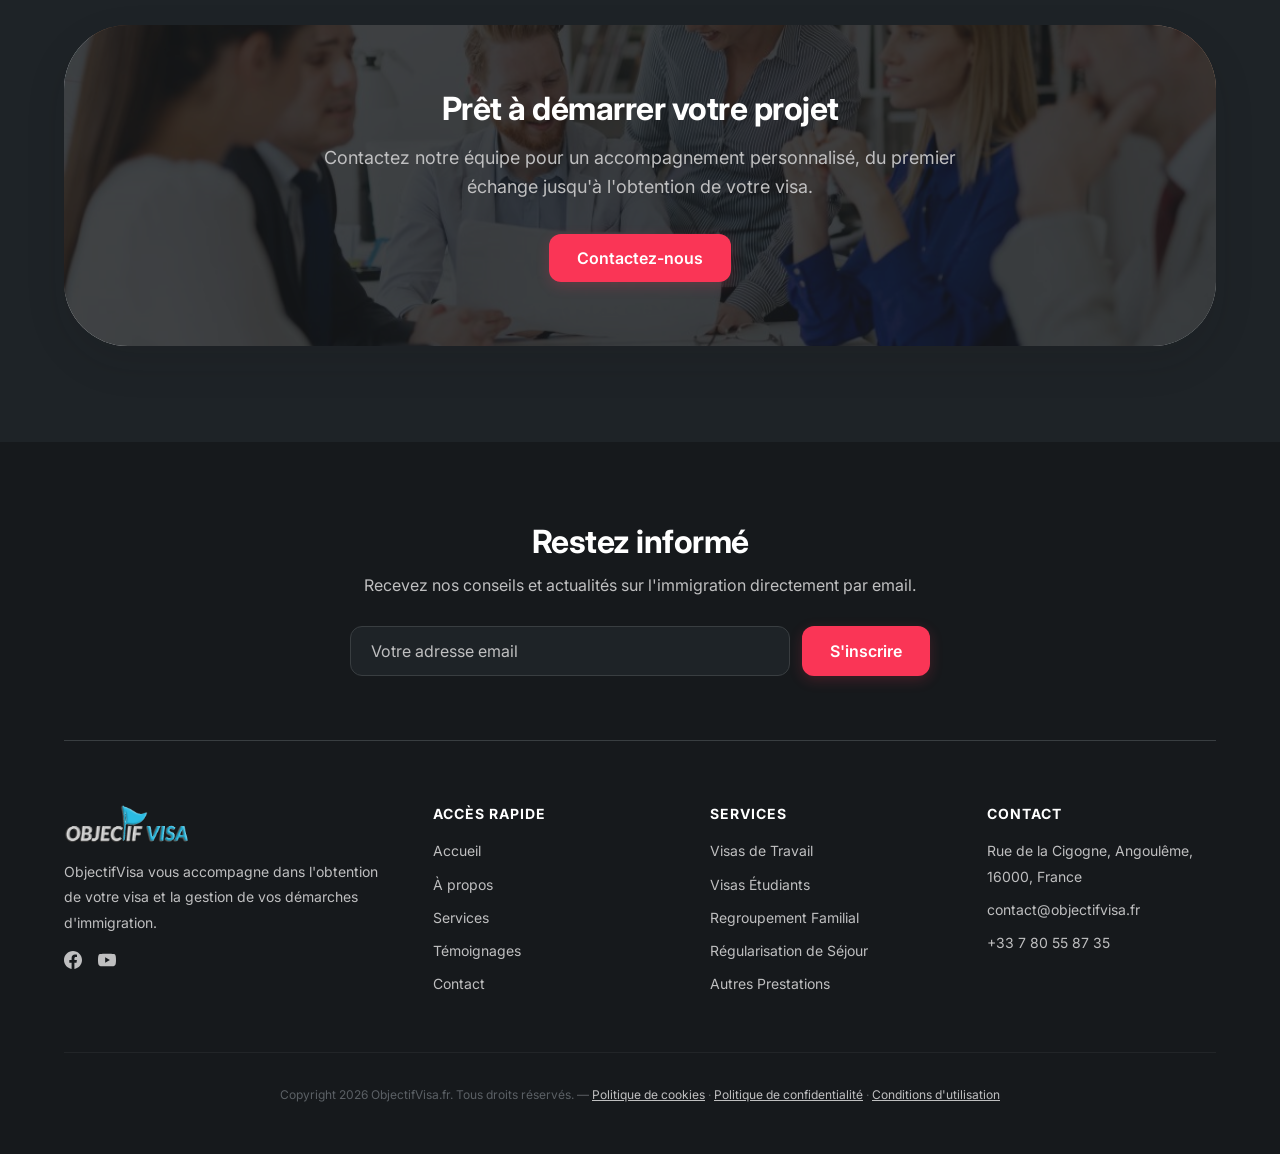
<file: services.html>
<!DOCTYPE html>
<html lang="fr">
<head>
<meta charset="UTF-8" />
<meta name="viewport" content="width=device-width, initial-scale=1.0" />
<title>Objectif Visa — Nos Services</title>
<link rel="icon" type="image/png" sizes="64x64" href="images/favicon.png" />
<meta name="description" content="ObjectifVisa vous accompagne dans l'obtention de votre visa et la gestion de vos démarches d'immigration." />
<meta property="og:site_name" content="ObjectifVisa" />
<meta property="og:locale" content="fr_FR" />
<meta property="og:type" content="website" />
<meta property="og:title" content="Objectif Visa — Nos Services" />
<meta property="og:description" content="ObjectifVisa vous accompagne dans l'obtention de votre visa et la gestion de vos démarches d'immigration." />
<meta property="og:image" content="https://objectifvisa.fr/images/favicon.png" />
<meta name="twitter:card" content="summary" />
<meta name="twitter:title" content="Objectif Visa — Nos Services" />
<meta name="twitter:description" content="ObjectifVisa vous accompagne dans l'obtention de votre visa et la gestion de vos démarches d'immigration." />
<meta name="twitter:image" content="https://objectifvisa.fr/images/favicon.png" />
<link rel="preconnect" href="https://fonts.googleapis.com" />
<link rel="preconnect" href="https://fonts.gstatic.com" crossorigin />
<link href="https://fonts.googleapis.com/css2?family=Inter:wght@400;500;600;700&display=swap" rel="stylesheet" />
<link rel="stylesheet" href="styles.css" />
</head>
<body>

<!-- Navigation -->
  <nav class="nav" id="main-nav">
    <div class="container">
      <a href="index.html" class="logo"><img src="images/logo.png" alt="Objectif Visa" style="height:38px;width:auto;" /></a>
      <ul class="nav-links">
        <li><a href="index.html">Accueil</a></li>
        <li><a href="a-propos.html">À propos de nous</a></li>
        <li><a href="services.html" class="active">Services</a></li>
        <li><a href="temoignages.html">Témoignages</a></li>
        <li><a href="contact.html">Contact</a></li>
      </ul>
      <div class="nav-actions">
        <a href="contact.html" class="btn btn-coral nav-cta">Prendre Rendez Vous</a>
        <button type="button" class="burger-btn" id="burger-btn" aria-label="Menu principal" aria-expanded="false" aria-controls="mobile-menu">
          <span class="burger-bar"></span>
          <span class="burger-bar"></span>
          <span class="burger-bar"></span>
        </button>
      </div>
    </div>

    <!-- Mobile Drawer / Menu Overlay -->
    <div class="mobile-menu" id="mobile-menu" aria-hidden="true">
      <div class="mobile-menu-inner">
        <ul class="mobile-nav-links">
          <li><a href="index.html">Accueil</a></li>
          <li><a href="a-propos.html">À propos de nous</a></li>
          <li><a href="services.html" class="active">Services</a></li>
          <li><a href="temoignages.html">Témoignages</a></li>
          <li><a href="contact.html">Contact</a></li>
        </ul>
        <div class="mobile-menu-cta">
          <a href="contact.html" class="btn btn-coral btn-block">Prendre Rendez Vous</a>
        </div>
        <div class="mobile-menu-info">
          <div class="mobile-info-item">
            <svg width="16" height="16" viewBox="0 0 24 24" fill="none" stroke="currentColor" stroke-width="2"><path d="M21 10c0 7-9 13-9 13s-9-6-9-13a9 9 0 0 1 18 0z"/><circle cx="12" cy="10" r="3"/></svg>
            <span>Rue de la Cigogne, Angoulême, 16000, France</span>
          </div>
          <div class="mobile-info-item">
            <svg width="16" height="16" viewBox="0 0 24 24" fill="none" stroke="currentColor" stroke-width="2"><path d="M22 16.92v3a2 2 0 0 1-2.18 2 19.79 19.79 0 0 1-8.63-3.07 19.5 19.5 0 0 1-6-6 19.79 19.79 0 0 1-3.07-8.67A2 2 0 0 1 4.11 2h3a2 2 0 0 1 2 1.72 12.84 12.84 0 0 0 .7 2.81 2 2 0 0 1-.45 2.11L8.09 9.91a16 16 0 0 0 6 6l1.27-1.27a2 2 0 0 1 2.11-.45 12.84 12.84 0 0 0 2.81.7A2 2 0 0 1 22 16.92z"/></svg>
            <a href="tel:+33780558735">+33 7 80 55 87 35</a>
          </div>
        </div>
      </div>
    </div>
    <div class="mobile-backdrop" id="mobile-backdrop"></div>
  </nav>

  <!-- Hero -->
  <section class="bg-white">
    <div class="container">
      <div class="hero-card centered">
        <h1>Nos services</h1>
        <p>Un accompagnement complet pour chaque type de projet migratoire, de la première demande jusqu'à l'obtention de votre titre.</p>
      </div>
    </div>
  </section>

  <!-- Service 1 — Visas de Travail -->
  <section class="bg-white">
    <div class="container">
      <div class="service-detail">
        <div>
          <div class="icon"><img src="images/icon-visas-travail.gif" alt="Visas de Travail" width="36" height="36" style="display:block" /></div>
          <h3>Visas de Travail</h3>
          <p>Concrétisez votre projet professionnel à l'international. Nous vous accompagnons dans l'obtention de votre visa de travail, qu'il s'agisse d'une mutation interne, d'un contrat local ou d'un projet entrepreneurial.</p>
          <ul class="check-list">
            <li><svg width="20" height="20" viewBox="0 0 24 24" fill="none" stroke="#129ba6" stroke-width="2" stroke-linecap="round" stroke-linejoin="round"><path d="M20 6 9 17l-5-5"/></svg>Audit de votre situation professionnelle</li>
            <li><svg width="20" height="20" viewBox="0 0 24 24" fill="none" stroke="#129ba6" stroke-width="2" stroke-linecap="round" stroke-linejoin="round"><path d="M20 6 9 17l-5-5"/></svg>Préparation du dossier complet</li>
            <li><svg width="20" height="20" viewBox="0 0 24 24" fill="none" stroke="#129ba6" stroke-width="2" stroke-linecap="round" stroke-linejoin="round"><path d="M20 6 9 17l-5-5"/></svg>Suivi jusqu'à l'obtention du visa</li>
          </ul>
          <a href="visas-travail.html" class="link-arrow">En savoir plus<svg width="16" height="16" viewBox="0 0 24 24" fill="none" stroke="currentColor" stroke-width="2" stroke-linecap="round" stroke-linejoin="round"><path d="M5 12h14M13 6l6 6-6 6"/></svg></a>
        </div>
        <div class="service-media">
          <img src="images/service-travail.jpg" alt="Professionnels en réunion de travail" loading="lazy" />
        </div>
      </div>
    </div>
  </section>

  <!-- Service 2 — Visas Étudiants -->
  <section class="bg-fog">
    <div class="container">
      <div class="service-detail reverse">
        <div>
          <div class="icon"><img src="images/icon-visas-etudiants.gif" alt="Visas Étudiants" width="36" height="36" style="display:block" /></div>
          <h3>Visas Étudiants</h3>
          <p>Étudiez à l'étranger et valorisez votre profil. Nous vous guidez dans le choix de l'établissement et la constitution de votre dossier de demande de visa étudiant.</p>
          <ul class="check-list">
            <li><svg width="20" height="20" viewBox="0 0 24 24" fill="none" stroke="#129ba6" stroke-width="2" stroke-linecap="round" stroke-linejoin="round"><path d="M20 6 9 17l-5-5"/></svg>Orientation vers les établissements</li>
            <li><svg width="20" height="20" viewBox="0 0 24 24" fill="none" stroke="#129ba6" stroke-width="2" stroke-linecap="round" stroke-linejoin="round"><path d="M20 6 9 17l-5-5"/></svg>Constitution du dossier scolaire</li>
            <li><svg width="20" height="20" viewBox="0 0 24 24" fill="none" stroke="#129ba6" stroke-width="2" stroke-linecap="round" stroke-linejoin="round"><path d="M20 6 9 17l-5-5"/></svg>Accompagnement personnalisé</li>
          </ul>
          <a href="visas-etudiants.html" class="link-arrow">En savoir plus<svg width="16" height="16" viewBox="0 0 24 24" fill="none" stroke="currentColor" stroke-width="2" stroke-linecap="round" stroke-linejoin="round"><path d="M5 12h14M13 6l6 6-6 6"/></svg></a>
        </div>
        <div class="service-media">
          <img class="img-top" src="images/visa-etudes.webp" alt="Étudiante diplômée tenant son diplôme" loading="lazy" />
        </div>
      </div>
    </div>
  </section>

  <!-- Service 3 — Regroupement Familial -->
  <section class="bg-white">
    <div class="container">
      <div class="service-detail">
        <div>
          <div class="icon"><img src="images/icon-regroupement-familial.gif" alt="Regroupement Familial" width="36" height="36" style="display:block" /></div>
          <h3>Regroupement Familial</h3>
          <p>Retrouvez votre famille en toute légalité. Nous facilitons vos démarches de regroupement familial en veillant au respect de toutes les exigences légales.</p>
          <ul class="check-list">
            <li><svg width="20" height="20" viewBox="0 0 24 24" fill="none" stroke="#129ba6" stroke-width="2" stroke-linecap="round" stroke-linejoin="round"><path d="M20 6 9 17l-5-5"/></svg>Évaluation de l'éligibilité</li>
            <li><svg width="20" height="20" viewBox="0 0 24 24" fill="none" stroke="#129ba6" stroke-width="2" stroke-linecap="round" stroke-linejoin="round"><path d="M20 6 9 17l-5-5"/></svg>Dossier familial complet</li>
            <li><svg width="20" height="20" viewBox="0 0 24 24" fill="none" stroke="#129ba6" stroke-width="2" stroke-linecap="round" stroke-linejoin="round"><path d="M20 6 9 17l-5-5"/></svg>Suivi administratif</li>
          </ul>
          <a href="regroupement-familial.html" class="link-arrow">En savoir plus<svg width="16" height="16" viewBox="0 0 24 24" fill="none" stroke="currentColor" stroke-width="2" stroke-linecap="round" stroke-linejoin="round"><path d="M5 12h14M13 6l6 6-6 6"/></svg></a>
        </div>
        <div class="service-media">
          <img src="images/service-famille.webp" alt="Famille réunie" loading="lazy" />
        </div>
      </div>
    </div>
  </section>

  <!-- Service 4 — Régularisation de Séjour -->
  <section class="bg-fog">
    <div class="container">
      <div class="service-detail reverse">
        <div>
          <div class="icon"><img src="images/icon-regularisation-sejour.gif" alt="Régularisation de Séjour" width="36" height="36" style="display:block" /></div>
          <h3>Régularisation de Séjour</h3>
          <p>Sécurisez votre situation administrative. Que vous soyez en situation irrégulière ou en fin de titre, nous vous aidons à régulariser votre séjour.</p>
          <ul class="check-list">
            <li><svg width="20" height="20" viewBox="0 0 24 24" fill="none" stroke="#129ba6" stroke-width="2" stroke-linecap="round" stroke-linejoin="round"><path d="M20 6 9 17l-5-5"/></svg>Analyse de votre situation</li>
            <li><svg width="20" height="20" viewBox="0 0 24 24" fill="none" stroke="#129ba6" stroke-width="2" stroke-linecap="round" stroke-linejoin="round"><path d="M20 6 9 17l-5-5"/></svg>Constitution du dossier</li>
            <li><svg width="20" height="20" viewBox="0 0 24 24" fill="none" stroke="#129ba6" stroke-width="2" stroke-linecap="round" stroke-linejoin="round"><path d="M20 6 9 17l-5-5"/></svg>Représentation devant les autorités</li>
          </ul>
          <a href="regularisation-sejour.html" class="link-arrow">En savoir plus<svg width="16" height="16" viewBox="0 0 24 24" fill="none" stroke="currentColor" stroke-width="2" stroke-linecap="round" stroke-linejoin="round"><path d="M5 12h14M13 6l6 6-6 6"/></svg></a>
        </div>
        <div class="service-media">
          <img src="images/service-regularisation.jpg" alt="Documents et papiers officiels" loading="lazy" />
        </div>
      </div>
    </div>
  </section>

  <!-- Service 5 — Visas de Tourisme et Affaires -->
  <section class="bg-white">
    <div class="container">
      <div class="service-detail">
        <div>
          <div class="icon"><img src="images/icon-tourisme-affaires.gif" alt="Visas de Tourisme et Affaires" width="36" height="36" style="display:block" /></div>
          <h3>Visas de Tourisme et Affaires</h3>
          <p>Voyagez ou entreprenez à l'étranger sans complications. Nous préparons votre demande de visa touristique ou d'affaires dans les meilleures conditions.</p>
          <ul class="check-list">
            <li><svg width="20" height="20" viewBox="0 0 24 24" fill="none" stroke="#129ba6" stroke-width="2" stroke-linecap="round" stroke-linejoin="round"><path d="M20 6 9 17l-5-5"/></svg>Choix du type de visa adapté</li>
            <li><svg width="20" height="20" viewBox="0 0 24 24" fill="none" stroke="#129ba6" stroke-width="2" stroke-linecap="round" stroke-linejoin="round"><path d="M20 6 9 17l-5-5"/></svg>Constitution du dossier</li>
            <li><svg width="20" height="20" viewBox="0 0 24 24" fill="none" stroke="#129ba6" stroke-width="2" stroke-linecap="round" stroke-linejoin="round"><path d="M20 6 9 17l-5-5"/></svg>Suivi de la demande</li>
          </ul>
          <a href="visas-tourisme.html" class="link-arrow">En savoir plus<svg width="16" height="16" viewBox="0 0 24 24" fill="none" stroke="currentColor" stroke-width="2" stroke-linecap="round" stroke-linejoin="round"><path d="M5 12h14M13 6l6 6-6 6"/></svg></a>
        </div>
        <div class="service-media">
          <img src="images/service-tourisme.jpg" alt="Carte du monde et destinations" loading="lazy" />
        </div>
      </div>
    </div>
  </section>

  <!-- Service 6 — Autres Prestations -->
  <section class="bg-fog">
    <div class="container">
      <div class="service-detail reverse">
        <div>
          <div class="icon"><img src="images/icon-autres-prestations.gif" alt="Autres Prestations" width="36" height="36" style="display:block" /></div>
          <h3>Autres Prestations</h3>
          <p>Un accompagnement sur mesure pour tous vos projets à l'étranger. Contactez-nous pour toute demande spécifique liée à l'immigration ou au voyage.</p>
          <ul class="check-list">
            <li><svg width="20" height="20" viewBox="0 0 24 24" fill="none" stroke="#129ba6" stroke-width="2" stroke-linecap="round" stroke-linejoin="round"><path d="M20 6 9 17l-5-5"/></svg>Conseil personnalisé</li>
            <li><svg width="20" height="20" viewBox="0 0 24 24" fill="none" stroke="#129ba6" stroke-width="2" stroke-linecap="round" stroke-linejoin="round"><path d="M20 6 9 17l-5-5"/></svg>Solutions adaptées</li>
            <li><svg width="20" height="20" viewBox="0 0 24 24" fill="none" stroke="#129ba6" stroke-width="2" stroke-linecap="round" stroke-linejoin="round"><path d="M20 6 9 17l-5-5"/></svg>Suivi complet</li>
          </ul>
          <a href="autres-prestations.html" class="link-arrow">En savoir plus<svg width="16" height="16" viewBox="0 0 24 24" fill="none" stroke="currentColor" stroke-width="2" stroke-linecap="round" stroke-linejoin="round"><path d="M5 12h14M13 6l6 6-6 6"/></svg></a>
        </div>
        <div class="service-media">
          <img src="images/service-autres.jpg" alt="Accompagnement sur mesure" loading="lazy" />
        </div>
      </div>
    </div>
  </section>

  <!-- Processus -->
  <section class="bg-tide">
    <div class="container">
      <div class="section-head">
        <p class="eyebrow">Notre méthode</p>
        <h2>Comment nous travaillons</h2>
        <p>Un processus clair et transparent en 3 étapes pour chaque dossier.</p>
      </div>
      <div style="display: grid; grid-template-columns: repeat(3, 1fr); gap: var(--spacing-48);">
        <div>
          <div style="font-size: var(--text-heading-lg); font-weight: 700; color: var(--color-coral-pulse); line-height: 1; margin-bottom: var(--spacing-16);">1.</div>
          <h3>Vous nous exposez votre projet</h3>
          <p style="color: var(--color-slate);">Études, travail, regroupement familial ou régularisation, dites-nous ce que vous souhaitez accomplir.</p>
        </div>
        <div>
          <div style="font-size: var(--text-heading-lg); font-weight: 700; color: var(--color-coral-pulse); line-height: 1; margin-bottom: var(--spacing-16);">2.</div>
          <h3>Nous préparons votre dossier</h3>
          <p style="color: var(--color-slate);">Nous auditons votre situation et réunissons les documents requis par la loi.</p>
        </div>
        <div>
          <div style="font-size: var(--text-heading-lg); font-weight: 700; color: var(--color-coral-pulse); line-height: 1; margin-bottom: var(--spacing-16);">3.</div>
          <h3>Vous partez vers votre nouvelle vie</h3>
          <p style="color: var(--color-slate);">Votre dossier est déposé et suivi jusqu'à l'obtention de votre visa.</p>
        </div>
      </div>
    </div>
  </section>

  <!-- CTA -->
  <section class="bg-abyss">
    <div class="container">
      <div class="cta-final">
        <div class="bg-img" style="background-image:url('images/cta-background.jpg')"></div>
        <div class="overlay"></div>
        <div class="inner">
          <h2>Prêt à démarrer votre projet</h2>
          <p>Contactez notre équipe pour un accompagnement personnalisé, du premier échange jusqu'à l'obtention de votre visa.</p>
          <a href="contact.html" class="btn btn-coral">Contactez-nous</a>
        </div>
      </div>
    </div>
  </section>

  <!-- Newsletter + Footer -->
  <div class="dark-block">
    <div class="container">
      <div class="newsletter">
        <h2>Restez informé</h2>
        <p>Recevez nos conseils et actualités sur l'immigration directement par email.</p>
        <form class="news-form" onsubmit="return false;">
          <input type="email" placeholder="Votre adresse email" aria-label="Votre adresse email" />
          <button type="submit" class="btn btn-coral">S'inscrire</button>
        </form>
      </div>
      <div class="footer">
        <div class="footer-grid">
          <div>
            <a href="index.html" class="logo"><img src="images/logo-white.png" alt="Objectif Visa" style="height:38px;width:auto;" /></a>
            <p>ObjectifVisa vous accompagne dans l'obtention de votre visa et la gestion de vos démarches d'immigration.</p>
            <div class="footer-social">
              <a href="https://www.facebook.com/objectifvisa" target="_blank" rel="noopener noreferrer" aria-label="Facebook ObjectifVisa"><svg width="18" height="18" viewBox="0 0 24 24" fill="currentColor" aria-hidden="true"><path d="M24 12.073c0-6.627-5.373-12-12-12s-12 5.373-12 12c0 5.99 4.388 10.954 10.125 11.854v-8.385H7.078v-3.47h3.047V9.43c0-3.007 1.792-4.669 4.533-4.669 1.312 0 2.686.235 2.686.235v2.953H15.83c-1.491 0-1.956.925-1.956 1.874v2.25h3.328l-.532 3.47h-2.796v8.385C19.612 23.027 24 18.062 24 12.073z"/></svg></a>
              <a href="https://www.youtube.com/@objectifvisa-denoeletjosep7353" target="_blank" rel="noopener noreferrer" aria-label="Chaîne YouTube ObjectifVisa"><svg width="18" height="18" viewBox="0 0 24 24" fill="currentColor" aria-hidden="true"><path d="M23.498 6.186a3.016 3.016 0 0 0-2.122-2.136C19.505 3.545 12 3.545 12 3.545s-7.505 0-9.377.505A3.017 3.017 0 0 0 .502 6.186C0 8.07 0 12 0 12s0 3.93.502 5.814a3.016 3.016 0 0 0 2.122 2.136c1.871.505 9.376.505 9.376.505s7.505 0 9.377-.505a3.015 3.015 0 0 0 2.122-2.136C24 15.93 24 12 24 12s0-3.93-.502-5.814zM9.545 15.568V8.432L15.818 12l-6.273 3.568z"/></svg></a>
              </div>
          </div>
          <div>
            <h4>Accès rapide</h4>
            <ul>
              <li><a href="index.html">Accueil</a></li>
              <li><a href="a-propos.html">À propos</a></li>
              <li><a href="services.html">Services</a></li>
              <li><a href="temoignages.html">Témoignages</a></li>
              <li><a href="contact.html">Contact</a></li>
            </ul>
          </div>
          <div>
            <h4>Services</h4>
            <ul>
              <li><a href="visas-travail.html">Visas de Travail</a></li>
              <li><a href="visas-etudiants.html">Visas Étudiants</a></li>
              <li><a href="regroupement-familial.html">Regroupement Familial</a></li>
              <li><a href="regularisation-sejour.html">Régularisation de Séjour</a></li>
              <li><a href="autres-prestations.html">Autres Prestations</a></li>
            </ul>
          </div>
          <div>
            <h4>Contact</h4>
            <ul>
              <li>Rue de la Cigogne, Angoulême, 16000, France</li>
              <li><a href="mailto:contact@objectifvisa.fr">contact@objectifvisa.fr</a></li>
              <li><a href="tel:+33780558735">+33 7 80 55 87 35</a></li>
            </ul>
          </div>
        </div>
        <div class="footer-bottom">Copyright 2026 ObjectifVisa.fr. Tous droits réservés. — <a href="politique-de-cookies.html">Politique de cookies</a> · <a href="politique-de-confidentialite.html">Politique de confidentialité</a> · <a href="conditions-d-utilisation.html">Conditions d'utilisation</a></div>
      </div>
    </div>
  </div>

  <script src="main.js"></script>
</body>
</html>
</file>
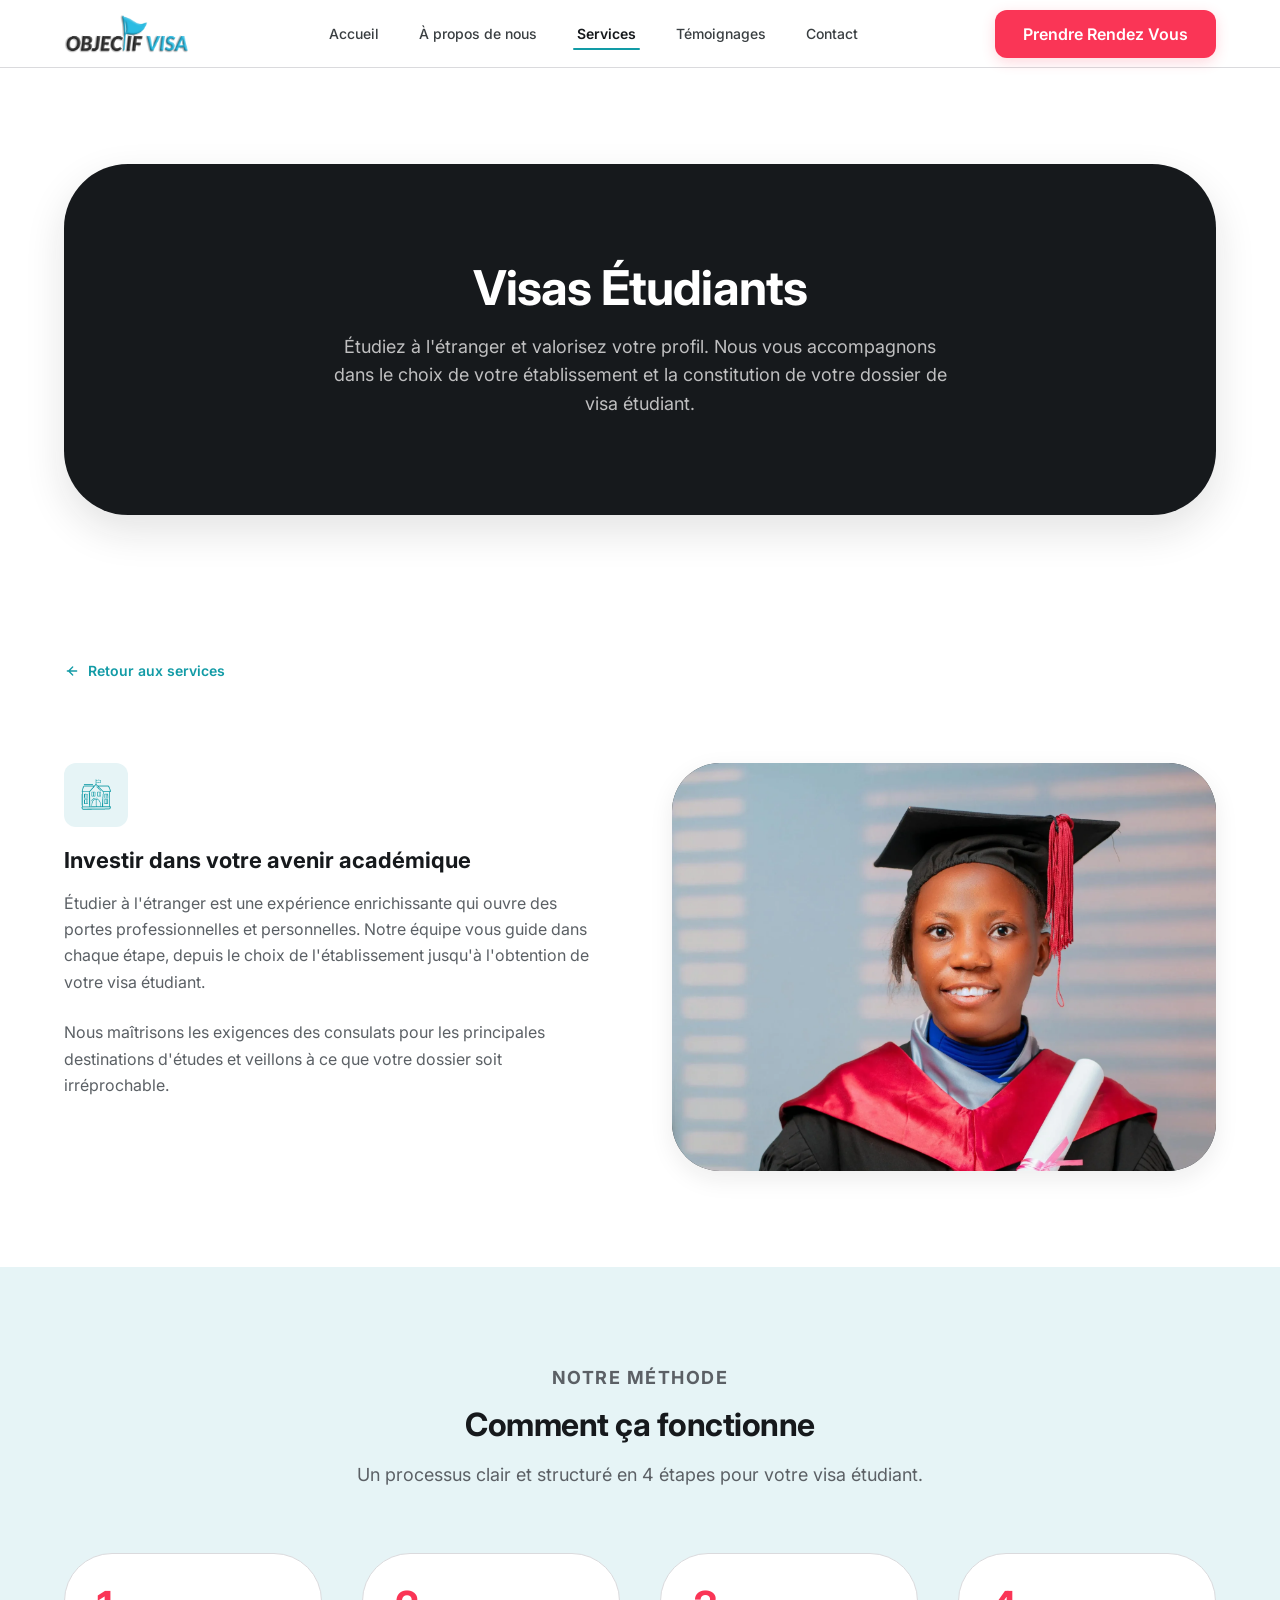
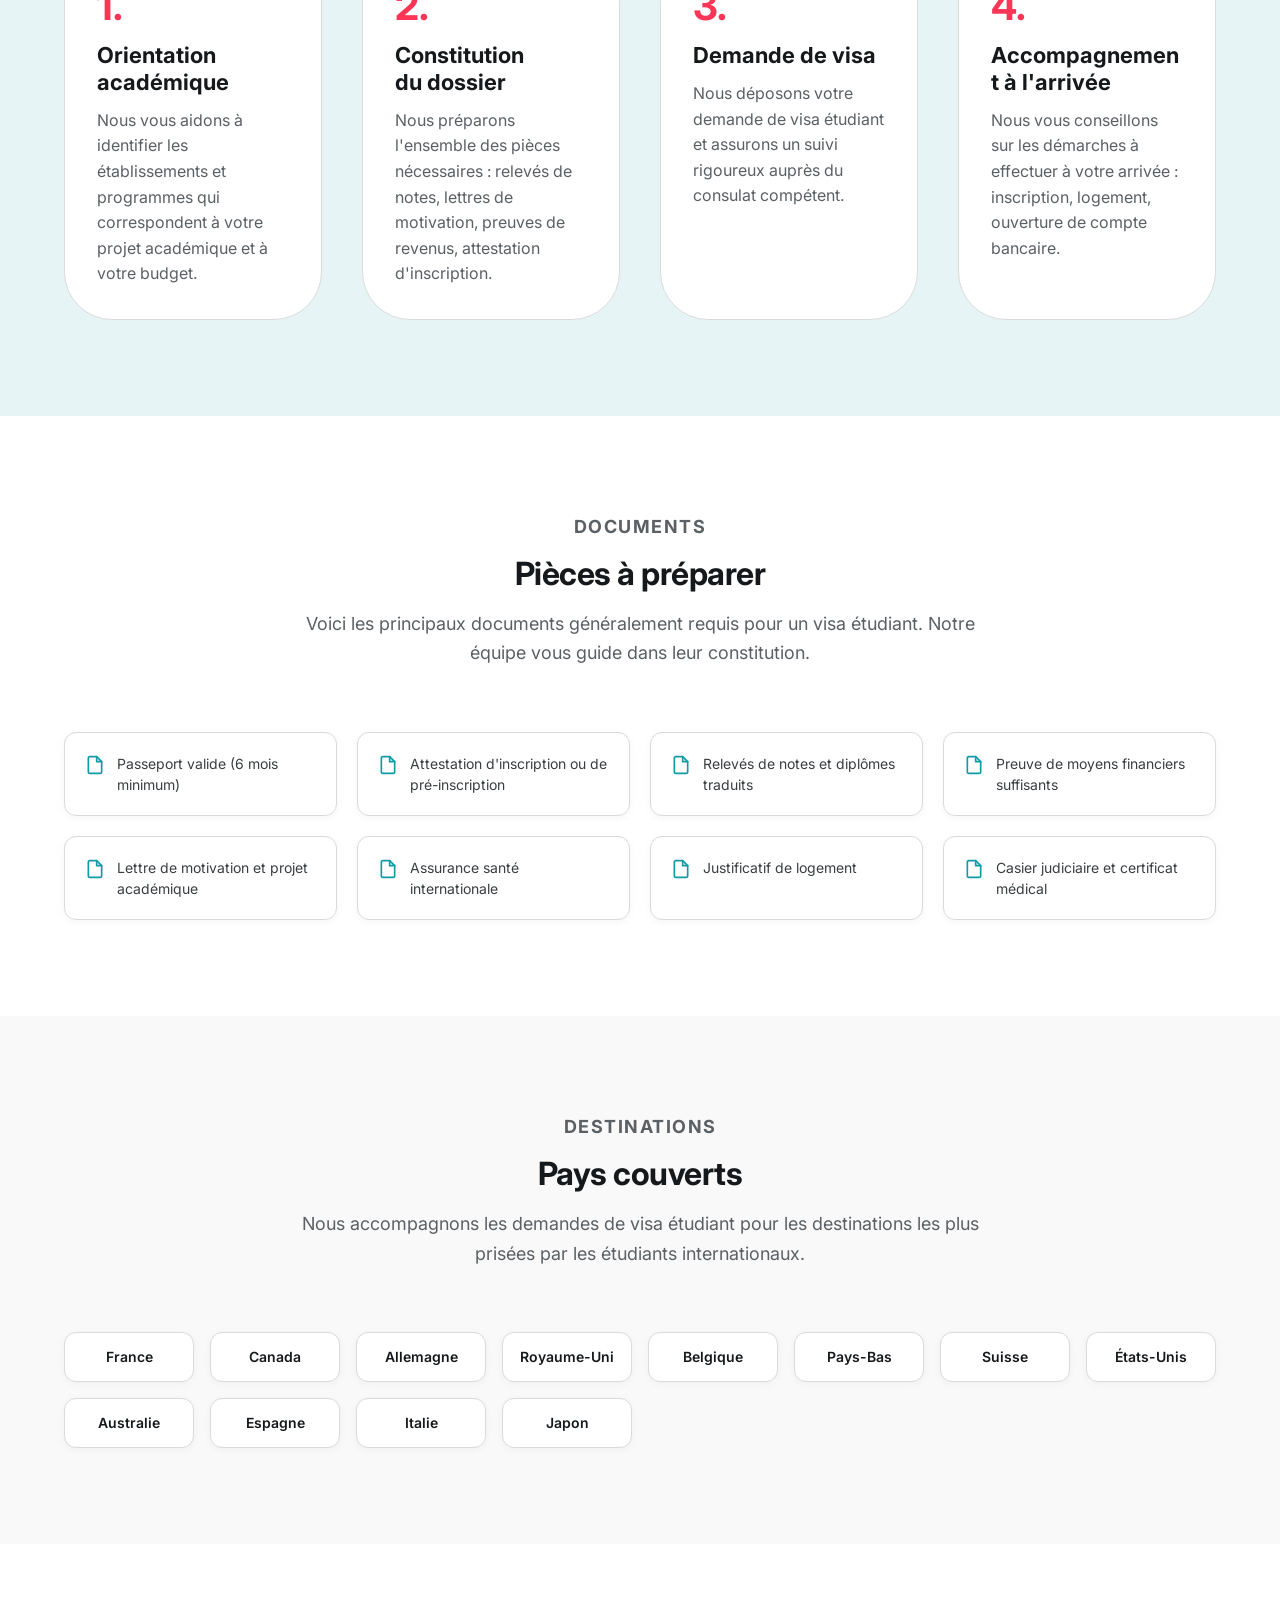
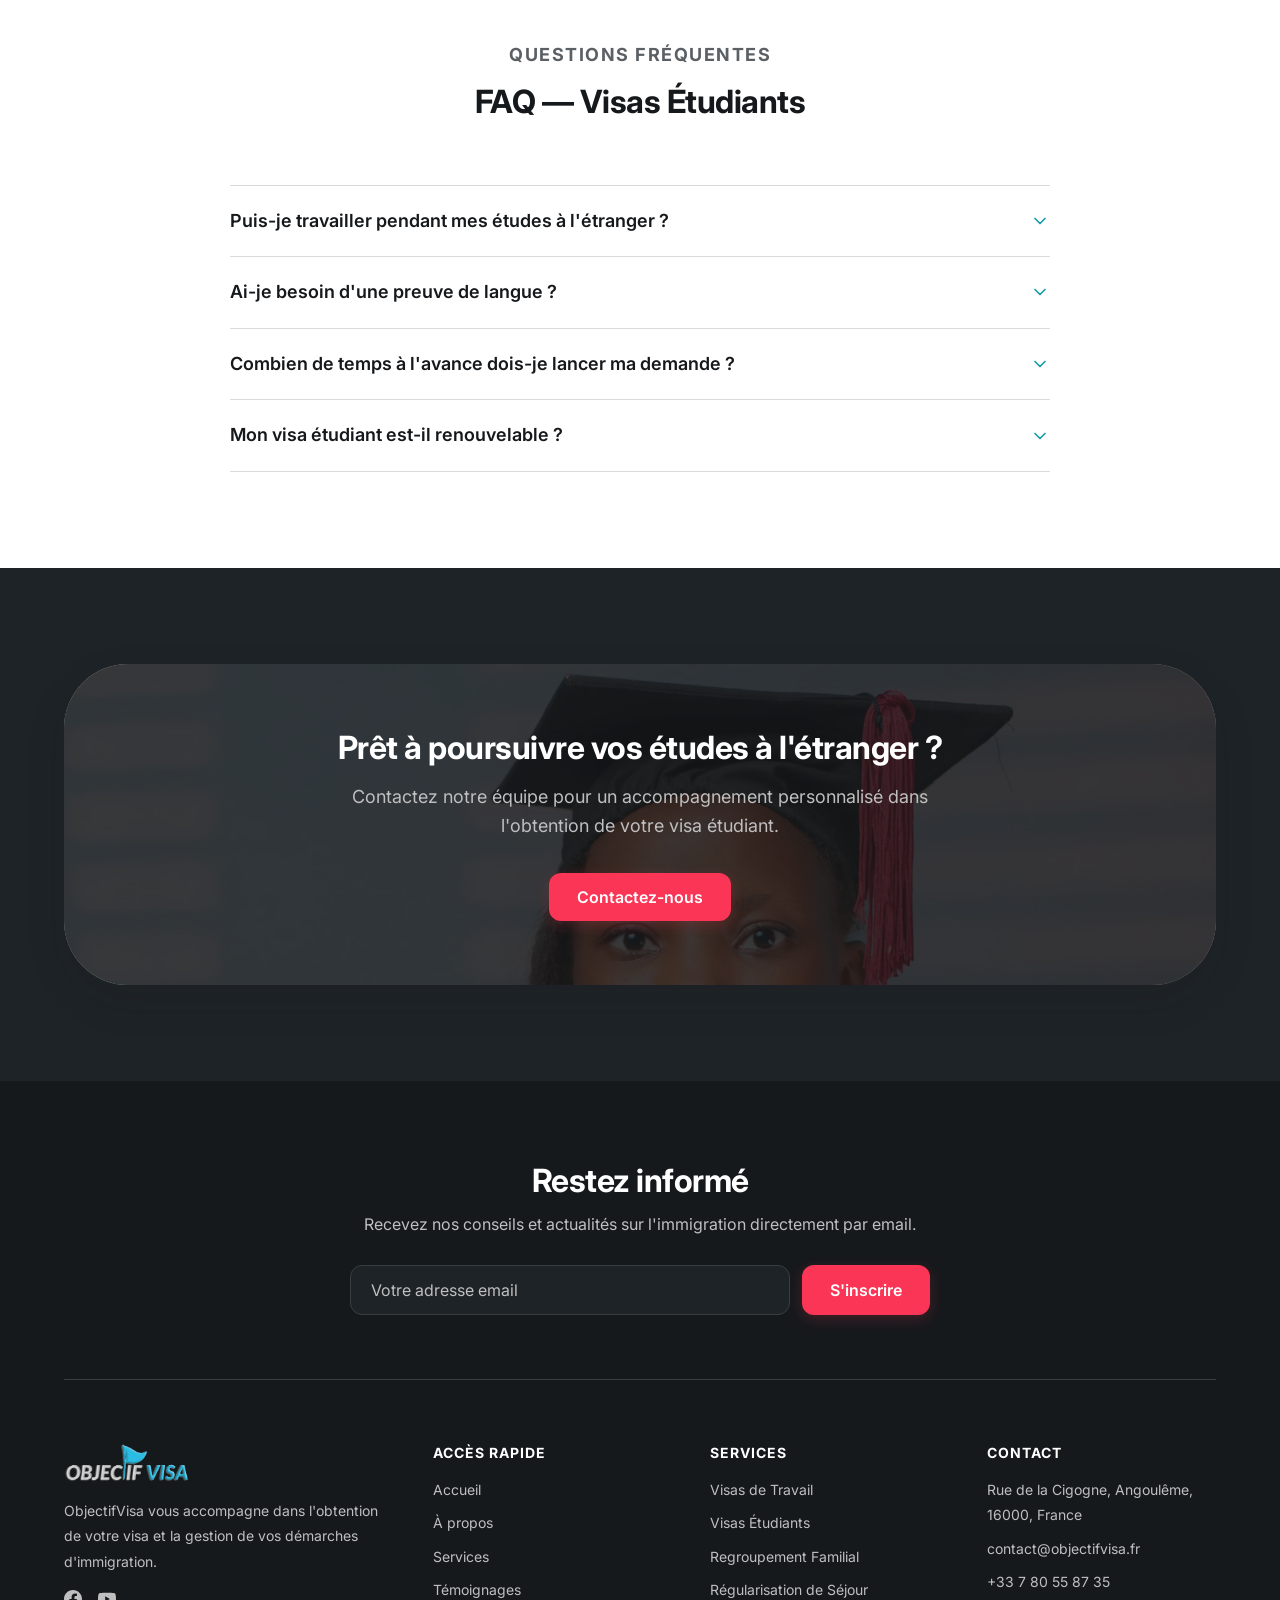
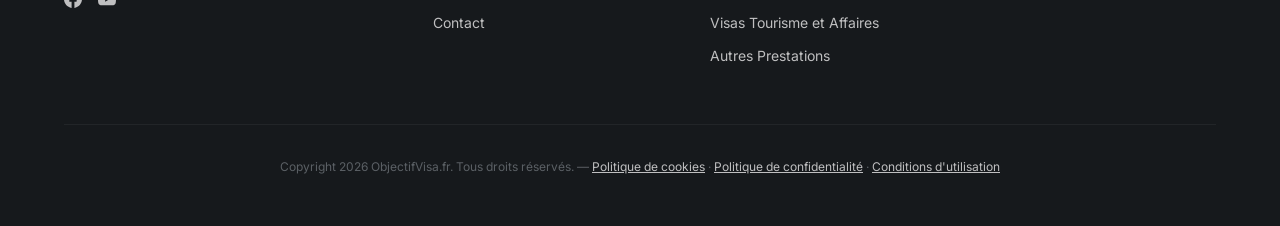
<file: visas-etudiants.html>
<!DOCTYPE html>
<html lang="fr">
<head>
<meta charset="UTF-8" />
<meta name="viewport" content="width=device-width, initial-scale=1.0" />
<title>Objectif Visa — Visas Étudiants</title>
<link rel="icon" type="image/png" sizes="64x64" href="images/favicon.png" />
<meta name="description" content="ObjectifVisa vous accompagne dans l'obtention de votre visa et la gestion de vos démarches d'immigration." />
<meta property="og:site_name" content="ObjectifVisa" />
<meta property="og:locale" content="fr_FR" />
<meta property="og:type" content="website" />
<meta property="og:title" content="Objectif Visa — Visas Étudiants" />
<meta property="og:description" content="ObjectifVisa vous accompagne dans l'obtention de votre visa et la gestion de vos démarches d'immigration." />
<meta property="og:image" content="https://objectifvisa.fr/images/favicon.png" />
<meta name="twitter:card" content="summary" />
<meta name="twitter:title" content="Objectif Visa — Visas Étudiants" />
<meta name="twitter:description" content="ObjectifVisa vous accompagne dans l'obtention de votre visa et la gestion de vos démarches d'immigration." />
<meta name="twitter:image" content="https://objectifvisa.fr/images/favicon.png" />
<link rel="preconnect" href="https://fonts.googleapis.com" />
<link rel="preconnect" href="https://fonts.gstatic.com" crossorigin />
<link href="https://fonts.googleapis.com/css2?family=Inter:wght@400;500;600;700&display=swap" rel="stylesheet" />
<link rel="stylesheet" href="styles.css" />
</head>
<body>

<!-- Navigation -->
  <nav class="nav" id="main-nav">
    <div class="container">
      <a href="index.html" class="logo"><img src="images/logo.png" alt="Objectif Visa" style="height:38px;width:auto;" /></a>
      <ul class="nav-links">
        <li><a href="index.html">Accueil</a></li>
        <li><a href="a-propos.html">À propos de nous</a></li>
        <li><a href="services.html" class="active">Services</a></li>
        <li><a href="temoignages.html">Témoignages</a></li>
        <li><a href="contact.html">Contact</a></li>
      </ul>
      <div class="nav-actions">
        <a href="contact.html" class="btn btn-coral nav-cta">Prendre Rendez Vous</a>
        <button type="button" class="burger-btn" id="burger-btn" aria-label="Menu principal" aria-expanded="false" aria-controls="mobile-menu">
          <span class="burger-bar"></span>
          <span class="burger-bar"></span>
          <span class="burger-bar"></span>
        </button>
      </div>
    </div>

    <!-- Mobile Drawer / Menu Overlay -->
    <div class="mobile-menu" id="mobile-menu" aria-hidden="true">
      <div class="mobile-menu-inner">
        <ul class="mobile-nav-links">
          <li><a href="index.html">Accueil</a></li>
          <li><a href="a-propos.html">À propos de nous</a></li>
          <li><a href="services.html" class="active">Services</a></li>
          <li><a href="temoignages.html">Témoignages</a></li>
          <li><a href="contact.html">Contact</a></li>
        </ul>
        <div class="mobile-menu-cta">
          <a href="contact.html" class="btn btn-coral btn-block">Prendre Rendez Vous</a>
        </div>
        <div class="mobile-menu-info">
          <div class="mobile-info-item">
            <svg width="16" height="16" viewBox="0 0 24 24" fill="none" stroke="currentColor" stroke-width="2"><path d="M21 10c0 7-9 13-9 13s-9-6-9-13a9 9 0 0 1 18 0z"/><circle cx="12" cy="10" r="3"/></svg>
            <span>Rue de la Cigogne, Angoulême, 16000, France</span>
          </div>
          <div class="mobile-info-item">
            <svg width="16" height="16" viewBox="0 0 24 24" fill="none" stroke="currentColor" stroke-width="2"><path d="M22 16.92v3a2 2 0 0 1-2.18 2 19.79 19.79 0 0 1-8.63-3.07 19.5 19.5 0 0 1-6-6 19.79 19.79 0 0 1-3.07-8.67A2 2 0 0 1 4.11 2h3a2 2 0 0 1 2 1.72 12.84 12.84 0 0 0 .7 2.81 2 2 0 0 1-.45 2.11L8.09 9.91a16 16 0 0 0 6 6l1.27-1.27a2 2 0 0 1 2.11-.45 12.84 12.84 0 0 0 2.81.7A2 2 0 0 1 22 16.92z"/></svg>
            <a href="tel:+33780558735">+33 7 80 55 87 35</a>
          </div>
        </div>
      </div>
    </div>
    <div class="mobile-backdrop" id="mobile-backdrop"></div>
  </nav>

  <!-- Hero -->
  <section class="bg-white">
    <div class="container">
      <div class="hero-card centered">
        <h1>Visas Étudiants</h1>
        <p>Étudiez à l'étranger et valorisez votre profil. Nous vous accompagnons dans le choix de votre établissement et la constitution de votre dossier de visa étudiant.</p>
      </div>
    </div>
  </section>

  <!-- Back link -->
  <section style="padding-top: var(--spacing-48); padding-bottom: 0;">
    <div class="container">
      <a href="services.html" class="back-link">
        <svg width="16" height="16" viewBox="0 0 24 24" fill="none" stroke="currentColor" stroke-width="2" stroke-linecap="round" stroke-linejoin="round"><path d="M19 12H5M13 6l-6 6 6 6"/></svg>
        Retour aux services
      </a>
    </div>
  </section>

  <!-- Introduction -->
  <section class="bg-white" style="padding-top: var(--spacing-48);">
    <div class="container">
      <div class="detail-layout">
        <div>
          <div class="icon"><img src="images/icon-visas-etudiants.gif" alt="Visas Étudiants" width="36" height="36" style="display:block" /></div>
          <h3>Investir dans votre avenir académique</h3>
          <p>Étudier à l'étranger est une expérience enrichissante qui ouvre des portes professionnelles et personnelles. Notre équipe vous guide dans chaque étape, depuis le choix de l'établissement jusqu'à l'obtention de votre visa étudiant.</p>
          <p>Nous maîtrisons les exigences des consulats pour les principales destinations d'études et veillons à ce que votre dossier soit irréprochable.</p>
        </div>
        <div class="detail-media">
          <img class="img-top" src="images/visa-etudes.webp" alt="Étudiante diplômée tenant son diplôme" loading="lazy" />
        </div>
      </div>
    </div>
  </section>

  <!-- Process Steps -->
  <section class="bg-tide">
    <div class="container">
      <div class="section-head">
        <p class="eyebrow">Notre méthode</p>
        <h2>Comment ça fonctionne</h2>
        <p>Un processus clair et structuré en 4 étapes pour votre visa étudiant.</p>
      </div>
      <div class="process-grid">
        <div class="process-step">
          <div class="num">1.</div>
          <h3>Orientation académique</h3>
          <p>Nous vous aidons à identifier les établissements et programmes qui correspondent à votre projet académique et à votre budget.</p>
        </div>
        <div class="process-step">
          <div class="num">2.</div>
          <h3>Constitution du dossier</h3>
          <p>Nous préparons l'ensemble des pièces nécessaires : relevés de notes, lettres de motivation, preuves de revenus, attestation d'inscription.</p>
        </div>
        <div class="process-step">
          <div class="num">3.</div>
          <h3>Demande de visa</h3>
          <p>Nous déposons votre demande de visa étudiant et assurons un suivi rigoureux auprès du consulat compétent.</p>
        </div>
        <div class="process-step">
          <div class="num">4.</div>
          <h3>Accompagnement à l'arrivée</h3>
          <p>Nous vous conseillons sur les démarches à effectuer à votre arrivée : inscription, logement, ouverture de compte bancaire.</p>
        </div>
      </div>
    </div>
  </section>

  <!-- Documents -->
  <section class="bg-white">
    <div class="container">
      <div class="section-head">
        <p class="eyebrow">Documents</p>
        <h2>Pièces à préparer</h2>
        <p>Voici les principaux documents généralement requis pour un visa étudiant. Notre équipe vous guide dans leur constitution.</p>
      </div>
      <div class="doc-grid">
        <div class="doc-item">
          <svg width="20" height="20" viewBox="0 0 24 24" fill="none" stroke="#129ba6" stroke-width="2" stroke-linecap="round" stroke-linejoin="round"><path d="M14 2H6a2 2 0 0 0-2 2v16a2 2 0 0 0 2 2h12a2 2 0 0 0 2-2V8z"/><path d="M14 2v6h6"/></svg>
          <span>Passeport valide (6 mois minimum)</span>
        </div>
        <div class="doc-item">
          <svg width="20" height="20" viewBox="0 0 24 24" fill="none" stroke="#129ba6" stroke-width="2" stroke-linecap="round" stroke-linejoin="round"><path d="M14 2H6a2 2 0 0 0-2 2v16a2 2 0 0 0 2 2h12a2 2 0 0 0 2-2V8z"/><path d="M14 2v6h6"/></svg>
          <span>Attestation d'inscription ou de pré-inscription</span>
        </div>
        <div class="doc-item">
          <svg width="20" height="20" viewBox="0 0 24 24" fill="none" stroke="#129ba6" stroke-width="2" stroke-linecap="round" stroke-linejoin="round"><path d="M14 2H6a2 2 0 0 0-2 2v16a2 2 0 0 0 2 2h12a2 2 0 0 0 2-2V8z"/><path d="M14 2v6h6"/></svg>
          <span>Relevés de notes et diplômes traduits</span>
        </div>
        <div class="doc-item">
          <svg width="20" height="20" viewBox="0 0 24 24" fill="none" stroke="#129ba6" stroke-width="2" stroke-linecap="round" stroke-linejoin="round"><path d="M14 2H6a2 2 0 0 0-2 2v16a2 2 0 0 0 2 2h12a2 2 0 0 0 2-2V8z"/><path d="M14 2v6h6"/></svg>
          <span>Preuve de moyens financiers suffisants</span>
        </div>
        <div class="doc-item">
          <svg width="20" height="20" viewBox="0 0 24 24" fill="none" stroke="#129ba6" stroke-width="2" stroke-linecap="round" stroke-linejoin="round"><path d="M14 2H6a2 2 0 0 0-2 2v16a2 2 0 0 0 2 2h12a2 2 0 0 0 2-2V8z"/><path d="M14 2v6h6"/></svg>
          <span>Lettre de motivation et projet académique</span>
        </div>
        <div class="doc-item">
          <svg width="20" height="20" viewBox="0 0 24 24" fill="none" stroke="#129ba6" stroke-width="2" stroke-linecap="round" stroke-linejoin="round"><path d="M14 2H6a2 2 0 0 0-2 2v16a2 2 0 0 0 2 2h12a2 2 0 0 0 2-2V8z"/><path d="M14 2v6h6"/></svg>
          <span>Assurance santé internationale</span>
        </div>
        <div class="doc-item">
          <svg width="20" height="20" viewBox="0 0 24 24" fill="none" stroke="#129ba6" stroke-width="2" stroke-linecap="round" stroke-linejoin="round"><path d="M14 2H6a2 2 0 0 0-2 2v16a2 2 0 0 0 2 2h12a2 2 0 0 0 2-2V8z"/><path d="M14 2v6h6"/></svg>
          <span>Justificatif de logement</span>
        </div>
        <div class="doc-item">
          <svg width="20" height="20" viewBox="0 0 24 24" fill="none" stroke="#129ba6" stroke-width="2" stroke-linecap="round" stroke-linejoin="round"><path d="M14 2H6a2 2 0 0 0-2 2v16a2 2 0 0 0 2 2h12a2 2 0 0 0 2-2V8z"/><path d="M14 2v6h6"/></svg>
          <span>Casier judiciaire et certificat médical</span>
        </div>
      </div>
    </div>
  </section>

  <!-- Countries Covered -->
  <section class="bg-fog">
    <div class="container">
      <div class="section-head">
        <p class="eyebrow">Destinations</p>
        <h2>Pays couverts</h2>
        <p>Nous accompagnons les demandes de visa étudiant pour les destinations les plus prisées par les étudiants internationaux.</p>
      </div>
      <div class="countries-grid">
        <div class="country-tag">France</div>
        <div class="country-tag">Canada</div>
        <div class="country-tag">Allemagne</div>
        <div class="country-tag">Royaume-Uni</div>
        <div class="country-tag">Belgique</div>
        <div class="country-tag">Pays-Bas</div>
        <div class="country-tag">Suisse</div>
        <div class="country-tag">États-Unis</div>
        <div class="country-tag">Australie</div>
        <div class="country-tag">Espagne</div>
        <div class="country-tag">Italie</div>
        <div class="country-tag">Japon</div>
      </div>
    </div>
  </section>

  <!-- FAQ -->
  <section class="bg-white">
    <div class="container">
      <div class="section-head">
        <p class="eyebrow">Questions fréquentes</p>
        <h2>FAQ — Visas Étudiants</h2>
      </div>
      <div class="faq-list">
        <details class="faq-item">
          <summary>
            Puis-je travailler pendant mes études à l'étranger ?
            <svg width="20" height="20" viewBox="0 0 24 24" fill="none" stroke="currentColor" stroke-width="2" stroke-linecap="round" stroke-linejoin="round"><path d="M6 9l6 6 6-6"/></svg>
          </summary>
          <div class="faq-answer">Cela dépend du pays. Certains pays comme l'Allemagne ou les Pays-Bas autorisent un certain nombre d'heures de travail par semaine. Nous vous informons des conditions exactes pour votre destination.</div>
        </details>
        <details class="faq-item">
          <summary>
            Ai-je besoin d'une preuve de langue ?
            <svg width="20" height="20" viewBox="0 0 24 24" fill="none" stroke="currentColor" stroke-width="2" stroke-linecap="round" stroke-linejoin="round"><path d="M6 9l6 6 6-6"/></svg>
          </summary>
          <div class="faq-answer">La plupart des pays exigent une attestation de niveau linguistique (IELTS, DELF, TestDaF, etc.). Nous vous guidons vers les examens reconnus et les seuils requis pour votre établissement.</div>
        </details>
        <details class="faq-item">
          <summary>
            Combien de temps à l'avance dois-je lancer ma demande ?
            <svg width="20" height="20" viewBox="0 0 24 24" fill="none" stroke="currentColor" stroke-width="2" stroke-linecap="round" stroke-linejoin="round"><path d="M6 9l6 6 6-6"/></svg>
          </summary>
          <div class="faq-answer">Nous recommandons de commencer au moins 6 à 8 mois avant la date de début prévue des études afin de laisser suffisamment de temps pour l'inscription et le traitement du visa.</div>
        </details>
        <details class="faq-item">
          <summary>
            Mon visa étudiant est-il renouvelable ?
            <svg width="20" height="20" viewBox="0 0 24 24" fill="none" stroke="currentColor" stroke-width="2" stroke-linecap="round" stroke-linejoin="round"><path d="M6 9l6 6 6-6"/></svg>
          </summary>
          <div class="faq-answer">Dans la plupart des pays, le visa étudiant est renouvelable si vous poursuivez vos études. Nous vous accompagnons dans les démarches de renouvellement avant l'échéance de votre titre actuel.</div>
        </details>
      </div>
    </div>
  </section>

  <!-- CTA -->
  <section class="bg-abyss">
    <div class="container">
      <div class="cta-final">
        <div class="bg-img" style="background-image:url('images/visa-etudes.webp');background-position:center 15%;"></div>
        <div class="overlay"></div>
        <div class="inner">
          <h2>Prêt à poursuivre vos études à l'étranger ?</h2>
          <p>Contactez notre équipe pour un accompagnement personnalisé dans l'obtention de votre visa étudiant.</p>
          <a href="contact.html" class="btn btn-coral">Contactez-nous</a>
        </div>
      </div>
    </div>
  </section>

  <!-- Newsletter + Footer -->
  <div class="dark-block">
    <div class="container">
      <div class="newsletter">
        <h2>Restez informé</h2>
        <p>Recevez nos conseils et actualités sur l'immigration directement par email.</p>
        <form class="news-form" onsubmit="return false;">
          <input type="email" placeholder="Votre adresse email" aria-label="Votre adresse email" />
          <button type="submit" class="btn btn-coral">S'inscrire</button>
        </form>
      </div>
      <div class="footer">
        <div class="footer-grid">
          <div>
            <a href="index.html" class="logo"><img src="images/logo-white.png" alt="Objectif Visa" style="height:38px;width:auto;" /></a>
            <p>ObjectifVisa vous accompagne dans l'obtention de votre visa et la gestion de vos démarches d'immigration.</p>
            <div class="footer-social">
              <a href="https://www.facebook.com/objectifvisa" target="_blank" rel="noopener noreferrer" aria-label="Facebook ObjectifVisa"><svg width="18" height="18" viewBox="0 0 24 24" fill="currentColor" aria-hidden="true"><path d="M24 12.073c0-6.627-5.373-12-12-12s-12 5.373-12 12c0 5.99 4.388 10.954 10.125 11.854v-8.385H7.078v-3.47h3.047V9.43c0-3.007 1.792-4.669 4.533-4.669 1.312 0 2.686.235 2.686.235v2.953H15.83c-1.491 0-1.956.925-1.956 1.874v2.25h3.328l-.532 3.47h-2.796v8.385C19.612 23.027 24 18.062 24 12.073z"/></svg></a>
              <a href="https://www.youtube.com/@objectifvisa-denoeletjosep7353" target="_blank" rel="noopener noreferrer" aria-label="Chaîne YouTube ObjectifVisa"><svg width="18" height="18" viewBox="0 0 24 24" fill="currentColor" aria-hidden="true"><path d="M23.498 6.186a3.016 3.016 0 0 0-2.122-2.136C19.505 3.545 12 3.545 12 3.545s-7.505 0-9.377.505A3.017 3.017 0 0 0 .502 6.186C0 8.07 0 12 0 12s0 3.93.502 5.814a3.016 3.016 0 0 0 2.122 2.136c1.871.505 9.376.505 9.376.505s7.505 0 9.377-.505a3.015 3.015 0 0 0 2.122-2.136C24 15.93 24 12 24 12s0-3.93-.502-5.814zM9.545 15.568V8.432L15.818 12l-6.273 3.568z"/></svg></a>
              </div>
          </div>
          <div>
            <h4>Accès rapide</h4>
            <ul>
              <li><a href="index.html">Accueil</a></li>
              <li><a href="a-propos.html">À propos</a></li>
              <li><a href="services.html">Services</a></li>
              <li><a href="temoignages.html">Témoignages</a></li>
              <li><a href="contact.html">Contact</a></li>
            </ul>
          </div>
          <div>
            <h4>Services</h4>
            <ul>
              <li><a href="visas-travail.html">Visas de Travail</a></li>
              <li><a href="visas-etudiants.html">Visas Étudiants</a></li>
              <li><a href="regroupement-familial.html">Regroupement Familial</a></li>
              <li><a href="regularisation-sejour.html">Régularisation de Séjour</a></li>
              <li><a href="visas-tourisme.html">Visas Tourisme et Affaires</a></li>
              <li><a href="autres-prestations.html">Autres Prestations</a></li>
            </ul>
          </div>
          <div>
            <h4>Contact</h4>
            <ul>
              <li>Rue de la Cigogne, Angoulême, 16000, France</li>
              <li><a href="mailto:contact@objectifvisa.fr">contact@objectifvisa.fr</a></li>
              <li><a href="tel:+33780558735">+33 7 80 55 87 35</a></li>
            </ul>
          </div>
        </div>
        <div class="footer-bottom">Copyright 2026 ObjectifVisa.fr. Tous droits réservés. — <a href="politique-de-cookies.html">Politique de cookies</a> · <a href="politique-de-confidentialite.html">Politique de confidentialité</a> · <a href="conditions-d-utilisation.html">Conditions d'utilisation</a></div>
      </div>
    </div>
  </div>

  <script src="main.js"></script>
</body>
</html>
</file>
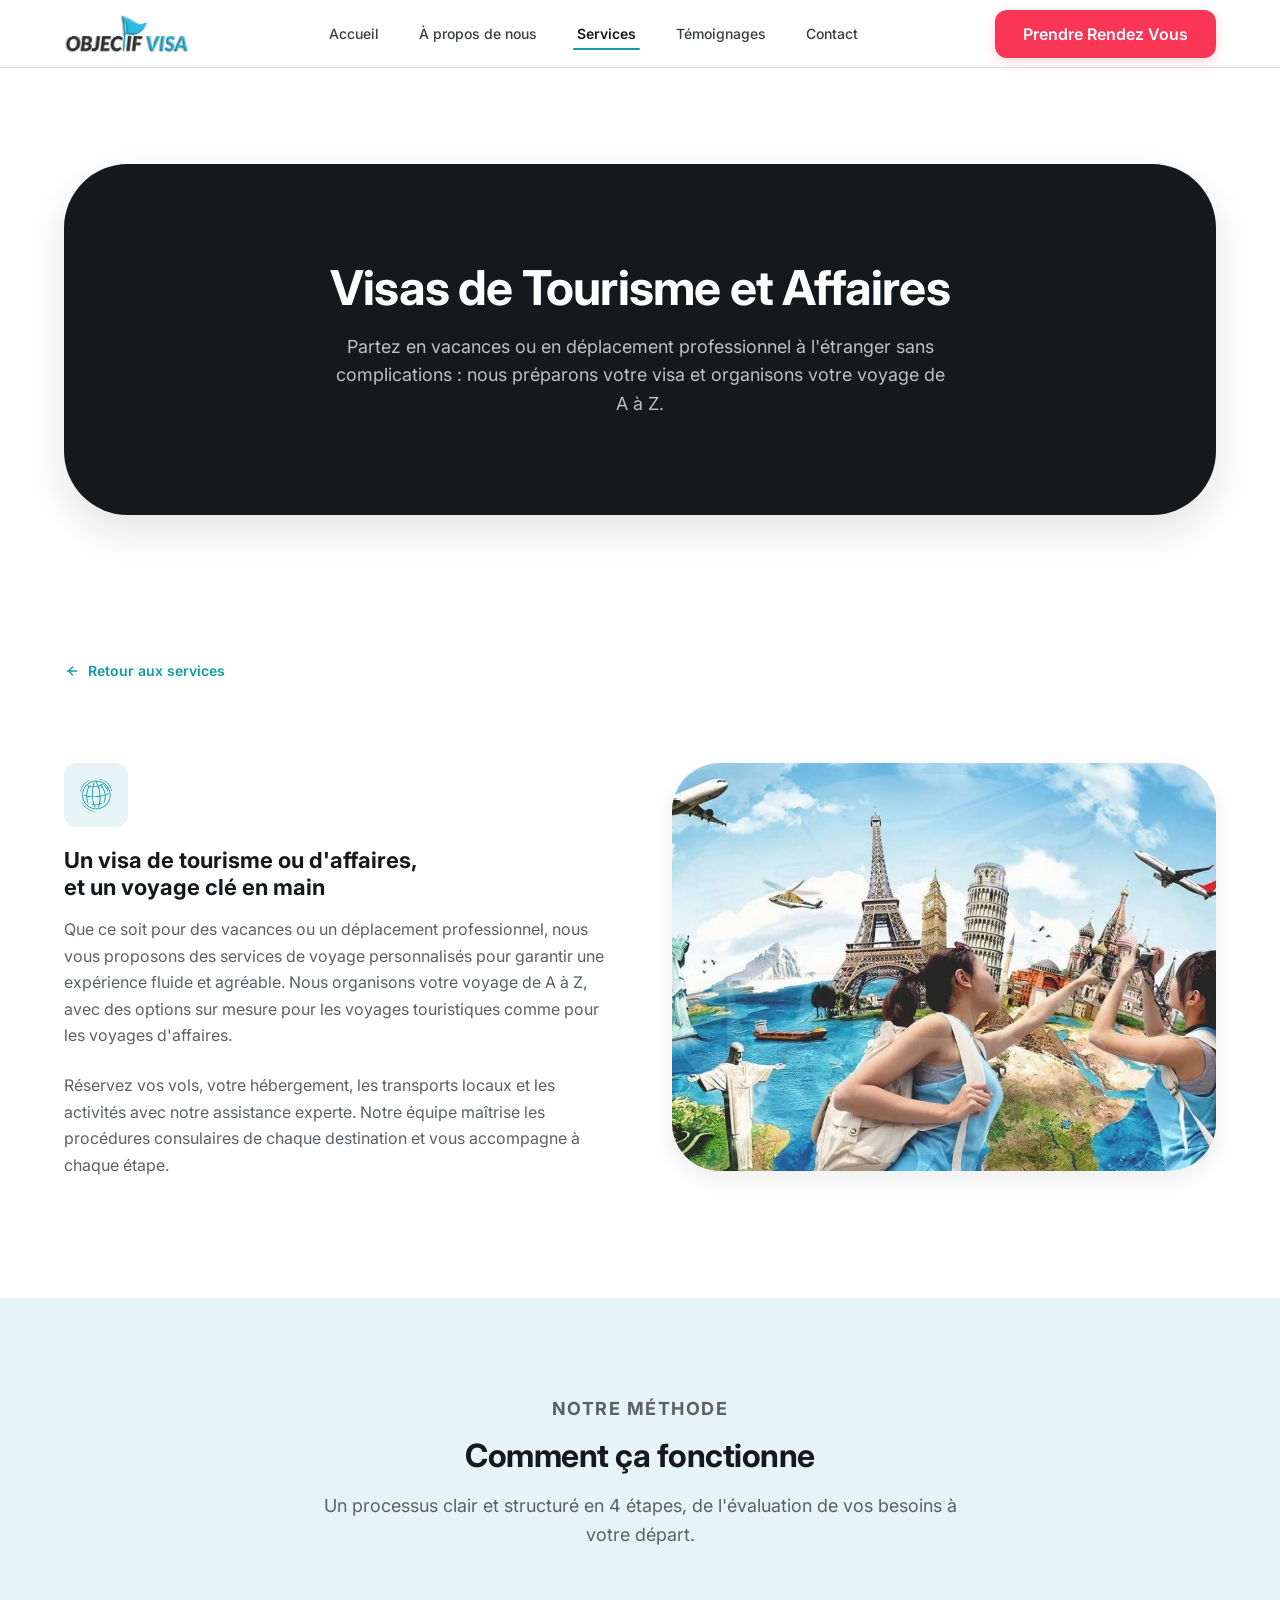
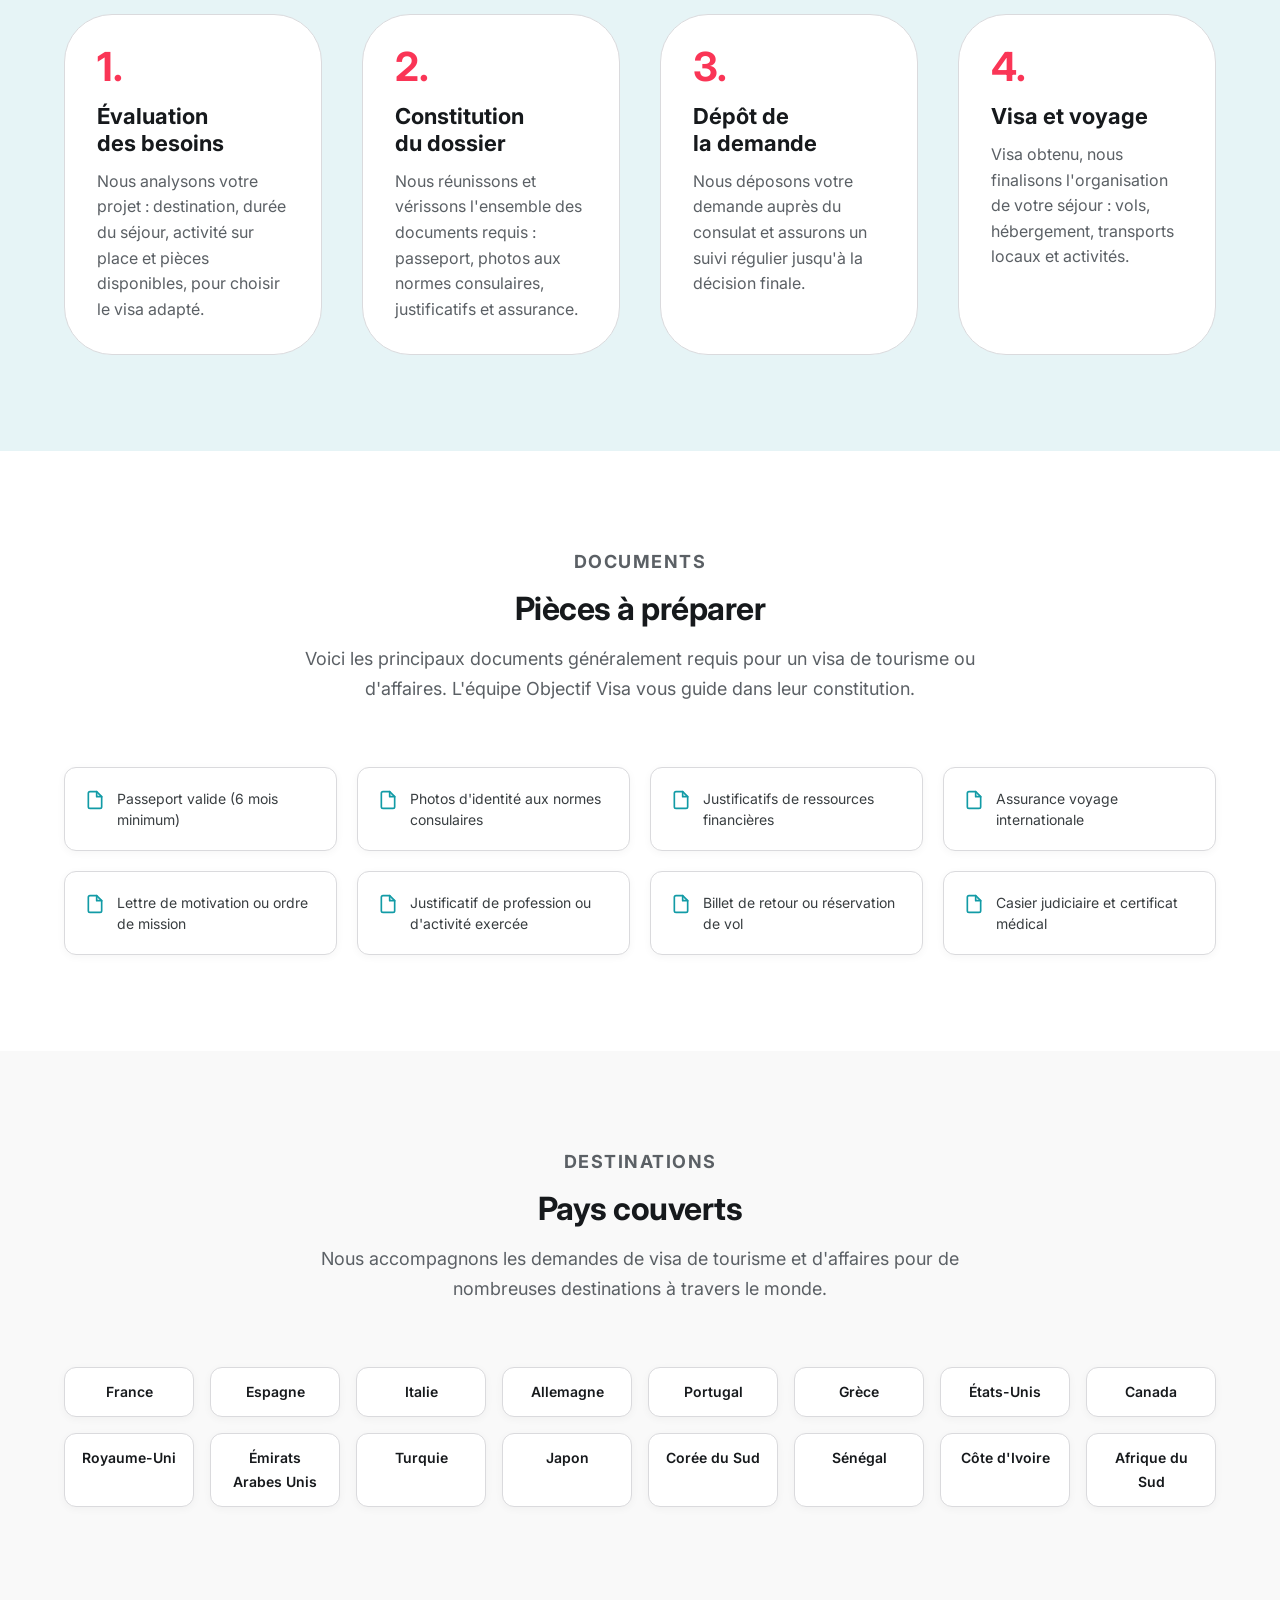
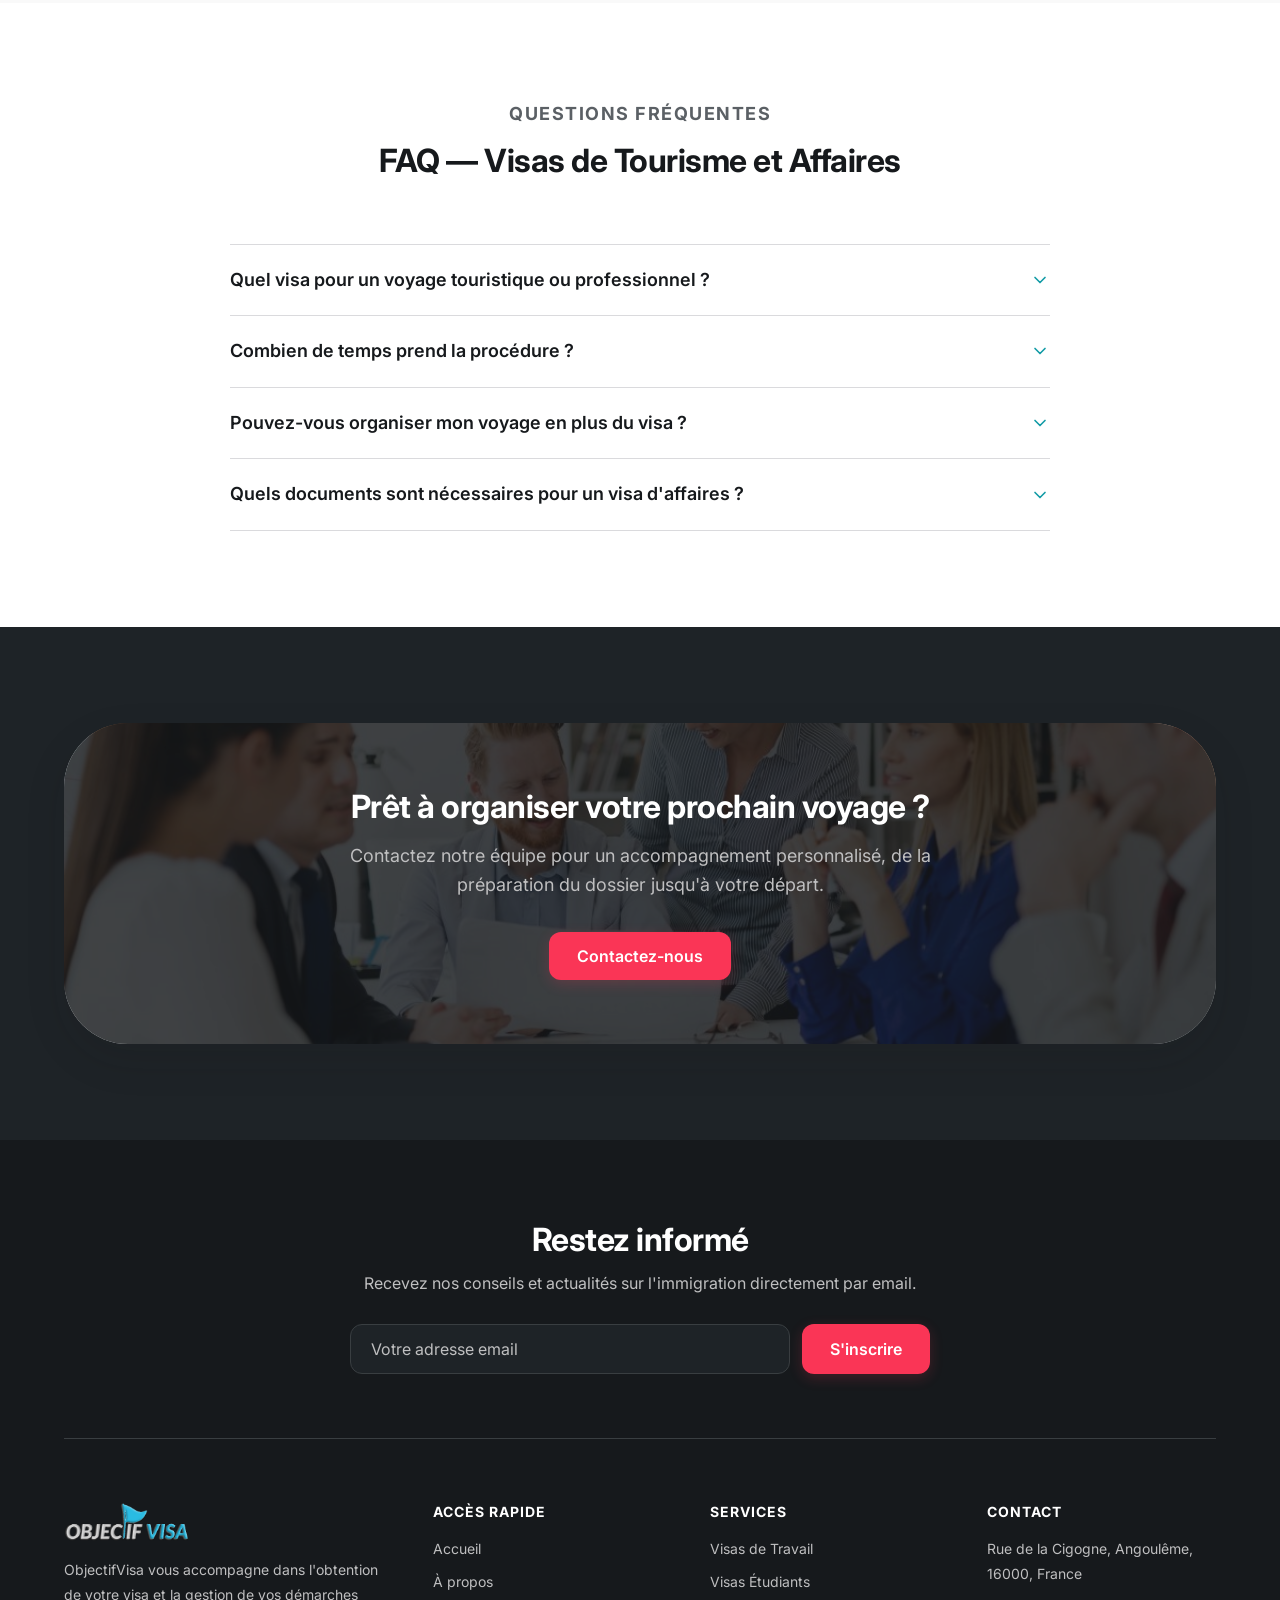
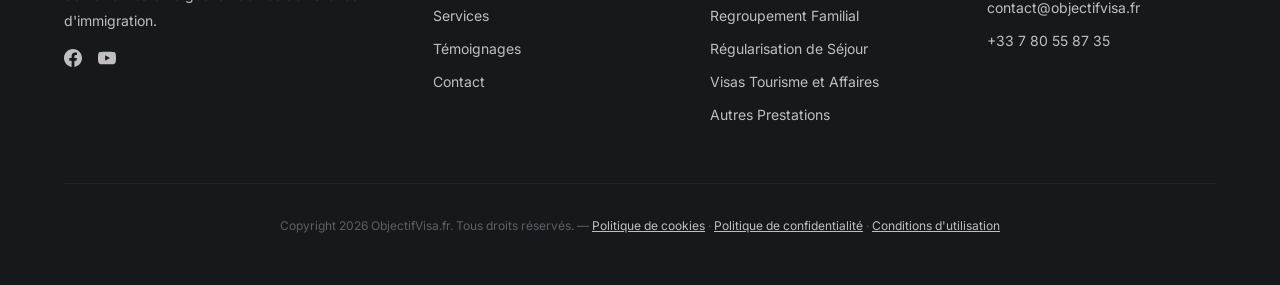
<file: visas-tourisme.html>
<!DOCTYPE html>
<html lang="fr">
<head>
<meta charset="UTF-8" />
<meta name="viewport" content="width=device-width, initial-scale=1.0" />
<title>Objectif Visa — Visas de Tourisme et Affaires</title>
<link rel="icon" type="image/png" sizes="64x64" href="images/favicon.png" />
<meta name="description" content="Que ce soit pour des vacances ou un déplacement professionnel, nous vous proposons des services de voyage personnalisés : visa, vols, hébergement, transports et activités." />
<meta property="og:site_name" content="ObjectifVisa" />
<meta property="og:locale" content="fr_FR" />
<meta property="og:type" content="website" />
<meta property="og:title" content="Objectif Visa — Visas de Tourisme et Affaires" />
<meta property="og:description" content="Que ce soit pour des vacances ou un déplacement professionnel, nous vous proposons des services de voyage personnalisés : visa, vols, hébergement, transports et activités." />
<meta property="og:image" content="https://objectifvisa.fr/images/favicon.png" />
<meta name="twitter:card" content="summary" />
<meta name="twitter:title" content="Objectif Visa — Visas de Tourisme et Affaires" />
<meta name="twitter:description" content="Que ce soit pour des vacances ou un déplacement professionnel, nous vous proposons des services de voyage personnalisés : visa, vols, hébergement, transports et activités." />
<meta name="twitter:image" content="https://objectifvisa.fr/images/favicon.png" />
<link rel="preconnect" href="https://fonts.googleapis.com" />
<link rel="preconnect" href="https://fonts.gstatic.com" crossorigin />
<link href="https://fonts.googleapis.com/css2?family=Inter:wght@400;500;600;700&display=swap" rel="stylesheet" />
<link rel="stylesheet" href="styles.css" />
</head>
<body>

<!-- Navigation -->
  <nav class="nav" id="main-nav">
    <div class="container">
      <a href="index.html" class="logo"><img src="images/logo.png" alt="Objectif Visa" style="height:38px;width:auto;" /></a>
      <ul class="nav-links">
        <li><a href="index.html">Accueil</a></li>
        <li><a href="a-propos.html">À propos de nous</a></li>
        <li><a href="services.html" class="active">Services</a></li>
        <li><a href="temoignages.html">Témoignages</a></li>
        <li><a href="contact.html">Contact</a></li>
      </ul>
      <div class="nav-actions">
        <a href="contact.html" class="btn btn-coral nav-cta">Prendre Rendez Vous</a>
        <button type="button" class="burger-btn" id="burger-btn" aria-label="Menu principal" aria-expanded="false" aria-controls="mobile-menu">
          <span class="burger-bar"></span>
          <span class="burger-bar"></span>
          <span class="burger-bar"></span>
        </button>
      </div>
    </div>

    <!-- Mobile Drawer / Menu Overlay -->
    <div class="mobile-menu" id="mobile-menu" aria-hidden="true">
      <div class="mobile-menu-inner">
        <ul class="mobile-nav-links">
          <li><a href="index.html">Accueil</a></li>
          <li><a href="a-propos.html">À propos de nous</a></li>
          <li><a href="services.html" class="active">Services</a></li>
          <li><a href="temoignages.html">Témoignages</a></li>
          <li><a href="contact.html">Contact</a></li>
        </ul>
        <div class="mobile-menu-cta">
          <a href="contact.html" class="btn btn-coral btn-block">Prendre Rendez Vous</a>
        </div>
        <div class="mobile-menu-info">
          <div class="mobile-info-item">
            <svg width="16" height="16" viewBox="0 0 24 24" fill="none" stroke="currentColor" stroke-width="2"><path d="M21 10c0 7-9 13-9 13s-9-6-9-13a9 9 0 0 1 18 0z"/><circle cx="12" cy="10" r="3"/></svg>
            <span>Rue de la Cigogne, Angoulême, 16000, France</span>
          </div>
          <div class="mobile-info-item">
            <svg width="16" height="16" viewBox="0 0 24 24" fill="none" stroke="currentColor" stroke-width="2"><path d="M22 16.92v3a2 2 0 0 1-2.18 2 19.79 19.79 0 0 1-8.63-3.07 19.5 19.5 0 0 1-6-6 19.79 19.79 0 0 1-3.07-8.67A2 2 0 0 1 4.11 2h3a2 2 0 0 1 2 1.72 12.84 12.84 0 0 0 .7 2.81 2 2 0 0 1-.45 2.11L8.09 9.91a16 16 0 0 0 6 6l1.27-1.27a2 2 0 0 1 2.11-.45 12.84 12.84 0 0 0 2.81.7A2 2 0 0 1 22 16.92z"/></svg>
            <a href="tel:+33780558735">+33 7 80 55 87 35</a>
          </div>
        </div>
      </div>
    </div>
    <div class="mobile-backdrop" id="mobile-backdrop"></div>
  </nav>

  <!-- Hero -->
  <section class="bg-white">
    <div class="container">
      <div class="hero-card centered">
        <h1>Visas de Tourisme et Affaires</h1>
        <p>Partez en vacances ou en déplacement professionnel à l'étranger sans complications : nous préparons votre visa et organisons votre voyage de A à Z.</p>
      </div>
    </div>
  </section>

  <!-- Back link -->
  <section style="padding-top: var(--spacing-48); padding-bottom: 0;">
    <div class="container">
      <a href="services.html" class="back-link">
        <svg width="16" height="16" viewBox="0 0 24 24" fill="none" stroke="currentColor" stroke-width="2" stroke-linecap="round" stroke-linejoin="round"><path d="M19 12H5M13 6l-6 6 6 6"/></svg>
        Retour aux services
      </a>
    </div>
  </section>

  <!-- Introduction -->
  <section class="bg-white" style="padding-top: var(--spacing-48);">
    <div class="container">
      <div class="detail-layout">
        <div>
          <div class="icon"><img src="images/icon-tourisme-affaires.gif" alt="Visas de Tourisme et Affaires" width="36" height="36" style="display:block" /></div>
          <h3>Un visa de tourisme ou d'affaires, et un voyage clé en main</h3>
          <p>Que ce soit pour des vacances ou un déplacement professionnel, nous vous proposons des services de voyage personnalisés pour garantir une expérience fluide et agréable. Nous organisons votre voyage de A à Z, avec des options sur mesure pour les voyages touristiques comme pour les voyages d'affaires.</p>
          <p>Réservez vos vols, votre hébergement, les transports locaux et les activités avec notre assistance experte. Notre équipe maîtrise les procédures consulaires de chaque destination et vous accompagne à chaque étape.</p>
        </div>
        <div class="detail-media">
          <img src="images/service-tourisme.jpg" alt="Destinations de voyage et monuments mondiaux" loading="lazy" />
        </div>
      </div>
    </div>
  </section>

  <!-- Process Steps -->
  <section class="bg-tide">
    <div class="container">
      <div class="section-head">
        <p class="eyebrow">Notre méthode</p>
        <h2>Comment ça fonctionne</h2>
        <p>Un processus clair et structuré en 4 étapes, de l'évaluation de vos besoins à votre départ.</p>
      </div>
      <div class="process-grid">
        <div class="process-step">
          <div class="num">1.</div>
          <h3>Évaluation des besoins</h3>
          <p>Nous analysons votre projet : destination, durée du séjour, activité sur place et pièces disponibles, pour choisir le visa adapté.</p>
        </div>
        <div class="process-step">
          <div class="num">2.</div>
          <h3>Constitution du dossier</h3>
          <p>Nous réunissons et vérissons l'ensemble des documents requis : passeport, photos aux normes consulaires, justificatifs et assurance.</p>
        </div>
        <div class="process-step">
          <div class="num">3.</div>
          <h3>Dépôt de la demande</h3>
          <p>Nous déposons votre demande auprès du consulat et assurons un suivi régulier jusqu'à la décision finale.</p>
        </div>
        <div class="process-step">
          <div class="num">4.</div>
          <h3>Visa et voyage</h3>
          <p>Visa obtenu, nous finalisons l'organisation de votre séjour : vols, hébergement, transports locaux et activités.</p>
        </div>
      </div>
    </div>
  </section>

  <!-- Documents -->
  <section class="bg-white">
    <div class="container">
      <div class="section-head">
        <p class="eyebrow">Documents</p>
        <h2>Pièces à préparer</h2>
        <p>Voici les principaux documents généralement requis pour un visa de tourisme ou d'affaires. L'équipe Objectif Visa vous guide dans leur constitution.</p>
      </div>
      <div class="doc-grid">
        <div class="doc-item">
          <svg width="20" height="20" viewBox="0 0 24 24" fill="none" stroke="#129ba6" stroke-width="2" stroke-linecap="round" stroke-linejoin="round"><path d="M14 2H6a2 2 0 0 0-2 2v16a2 2 0 0 0 2 2h12a2 2 0 0 0 2-2V8z"/><path d="M14 2v6h6"/></svg>
          <span>Passeport valide (6 mois minimum)</span>
        </div>
        <div class="doc-item">
          <svg width="20" height="20" viewBox="0 0 24 24" fill="none" stroke="#129ba6" stroke-width="2" stroke-linecap="round" stroke-linejoin="round"><path d="M14 2H6a2 2 0 0 0-2 2v16a2 2 0 0 0 2 2h12a2 2 0 0 0 2-2V8z"/><path d="M14 2v6h6"/></svg>
          <span>Photos d'identité aux normes consulaires</span>
        </div>
        <div class="doc-item">
          <svg width="20" height="20" viewBox="0 0 24 24" fill="none" stroke="#129ba6" stroke-width="2" stroke-linecap="round" stroke-linejoin="round"><path d="M14 2H6a2 2 0 0 0-2 2v16a2 2 0 0 0 2 2h12a2 2 0 0 0 2-2V8z"/><path d="M14 2v6h6"/></svg>
          <span>Justificatifs de ressources financières</span>
        </div>
        <div class="doc-item">
          <svg width="20" height="20" viewBox="0 0 24 24" fill="none" stroke="#129ba6" stroke-width="2" stroke-linecap="round" stroke-linejoin="round"><path d="M14 2H6a2 2 0 0 0-2 2v16a2 2 0 0 0 2 2h12a2 2 0 0 0 2-2V8z"/><path d="M14 2v6h6"/></svg>
          <span>Assurance voyage internationale</span>
        </div>
        <div class="doc-item">
          <svg width="20" height="20" viewBox="0 0 24 24" fill="none" stroke="#129ba6" stroke-width="2" stroke-linecap="round" stroke-linejoin="round"><path d="M14 2H6a2 2 0 0 0-2 2v16a2 2 0 0 0 2 2h12a2 2 0 0 0 2-2V8z"/><path d="M14 2v6h6"/></svg>
          <span>Lettre de motivation ou ordre de mission</span>
        </div>
        <div class="doc-item">
          <svg width="20" height="20" viewBox="0 0 24 24" fill="none" stroke="#129ba6" stroke-width="2" stroke-linecap="round" stroke-linejoin="round"><path d="M14 2H6a2 2 0 0 0-2 2v16a2 2 0 0 0 2 2h12a2 2 0 0 0 2-2V8z"/><path d="M14 2v6h6"/></svg>
          <span>Justificatif de profession ou d'activité exercée</span>
        </div>
        <div class="doc-item">
          <svg width="20" height="20" viewBox="0 0 24 24" fill="none" stroke="#129ba6" stroke-width="2" stroke-linecap="round" stroke-linejoin="round"><path d="M14 2H6a2 2 0 0 0-2 2v16a2 2 0 0 0 2 2h12a2 2 0 0 0 2-2V8z"/><path d="M14 2v6h6"/></svg>
          <span>Billet de retour ou réservation de vol</span>
        </div>
        <div class="doc-item">
          <svg width="20" height="20" viewBox="0 0 24 24" fill="none" stroke="#129ba6" stroke-width="2" stroke-linecap="round" stroke-linejoin="round"><path d="M14 2H6a2 2 0 0 0-2 2v16a2 2 0 0 0 2 2h12a2 2 0 0 0 2-2V8z"/><path d="M14 2v6h6"/></svg>
          <span>Casier judiciaire et certificat médical</span>
        </div>
      </div>
    </div>
  </section>

  <!-- Countries Covered -->
  <section class="bg-fog">
    <div class="container">
      <div class="section-head">
        <p class="eyebrow">Destinations</p>
        <h2>Pays couverts</h2>
        <p>Nous accompagnons les demandes de visa de tourisme et d'affaires pour de nombreuses destinations à travers le monde.</p>
      </div>
      <div class="countries-grid">
        <div class="country-tag">France</div>
        <div class="country-tag">Espagne</div>
        <div class="country-tag">Italie</div>
        <div class="country-tag">Allemagne</div>
        <div class="country-tag">Portugal</div>
        <div class="country-tag">Grèce</div>
        <div class="country-tag">États-Unis</div>
        <div class="country-tag">Canada</div>
        <div class="country-tag">Royaume-Uni</div>
        <div class="country-tag">Émirats Arabes Unis</div>
        <div class="country-tag">Turquie</div>
        <div class="country-tag">Japon</div>
        <div class="country-tag">Corée du Sud</div>
        <div class="country-tag">Sénégal</div>
        <div class="country-tag">Côte d'Ivoire</div>
        <div class="country-tag">Afrique du Sud</div>
      </div>
    </div>
  </section>

  <!-- FAQ -->
  <section class="bg-white">
    <div class="container">
      <div class="section-head">
        <p class="eyebrow">Questions fréquentes</p>
        <h2>FAQ — Visas de Tourisme et Affaires</h2>
      </div>
      <div class="faq-list">
        <details class="faq-item">
          <summary>
            Quel visa pour un voyage touristique ou professionnel ?
            <svg width="20" height="20" viewBox="0 0 24 24" fill="none" stroke="currentColor" stroke-width="2" stroke-linecap="round" stroke-linejoin="round"><path d="M6 9l6 6 6-6"/></svg>
          </summary>
          <div class="faq-answer">Cela dépend de la destination, de la durée du séjour et de votre activité sur place. Nous identifions le visa adapté lors de la première consultation, puis nous constituons le dossier correspondant.</div>
        </details>
        <details class="faq-item">
          <summary>
            Combien de temps prend la procédure ?
            <svg width="20" height="20" viewBox="0 0 24 24" fill="none" stroke="currentColor" stroke-width="2" stroke-linecap="round" stroke-linejoin="round"><path d="M6 9l6 6 6-6"/></svg>
          </summary>
          <div class="faq-answer">Les délais varient selon le pays de destination et le type de visa. En moyenne, comptez entre 4 et 12 semaines. Nous vous communiquons une estimation précise dès l'évaluation de vos besoins.</div>
        </details>
        <details class="faq-item">
          <summary>
            Pouvez-vous organiser mon voyage en plus du visa ?
            <svg width="20" height="20" viewBox="0 0 24 24" fill="none" stroke="currentColor" stroke-width="2" stroke-linecap="round" stroke-linejoin="round"><path d="M6 9l6 6 6-6"/></svg>
          </summary>
          <div class="faq-answer">Oui. Nous organisons votre voyage de A à Z : vols, hébergement, transports locaux et activités, avec des options sur mesure pour les voyages touristiques comme pour les voyages d'affaires.</div>
        </details>
        <details class="faq-item">
          <summary>
            Quels documents sont nécessaires pour un visa d'affaires ?
            <svg width="20" height="20" viewBox="0 0 24 24" fill="none" stroke="currentColor" stroke-width="2" stroke-linecap="round" stroke-linejoin="round"><path d="M6 9l6 6 6-6"/></svg>
          </summary>
          <div class="faq-answer">En plus des pièces classiques (passeport, photos, ressources, assurance), un visa d'affaires requiert généralement un justificatif de profession, un ordre de mission ou une invitation de l'hôte.</div>
        </details>
      </div>
    </div>
  </section>

  <!-- CTA -->
  <section class="bg-abyss">
    <div class="container">
      <div class="cta-final">
        <div class="bg-img" style="background-image:url('images/cta-background.jpg')"></div>
        <div class="overlay"></div>
        <div class="inner">
          <h2>Prêt à organiser votre prochain voyage ?</h2>
          <p>Contactez notre équipe pour un accompagnement personnalisé, de la préparation du dossier jusqu'à votre départ.</p>
          <a href="contact.html" class="btn btn-coral">Contactez-nous</a>
        </div>
      </div>
    </div>
  </section>

  <!-- Newsletter + Footer -->
  <div class="dark-block">
    <div class="container">
      <div class="newsletter">
        <h2>Restez informé</h2>
        <p>Recevez nos conseils et actualités sur l'immigration directement par email.</p>
        <form class="news-form" onsubmit="return false;">
          <input type="email" placeholder="Votre adresse email" aria-label="Votre adresse email" />
          <button type="submit" class="btn btn-coral">S'inscrire</button>
        </form>
      </div>
      <div class="footer">
        <div class="footer-grid">
          <div>
            <a href="index.html" class="logo"><img src="images/logo-white.png" alt="Objectif Visa" style="height:38px;width:auto;" /></a>
            <p>ObjectifVisa vous accompagne dans l'obtention de votre visa et la gestion de vos démarches d'immigration.</p>
            <div class="footer-social">
              <a href="https://www.facebook.com/objectifvisa" target="_blank" rel="noopener noreferrer" aria-label="Facebook ObjectifVisa"><svg width="18" height="18" viewBox="0 0 24 24" fill="currentColor" aria-hidden="true"><path d="M24 12.073c0-6.627-5.373-12-12-12s-12 5.373-12 12c0 5.99 4.388 10.954 10.125 11.854v-8.385H7.078v-3.47h3.047V9.43c0-3.007 1.792-4.669 4.533-4.669 1.312 0 2.686.235 2.686.235v2.953H15.83c-1.491 0-1.956.925-1.956 1.874v2.25h3.328l-.532 3.47h-2.796v8.385C19.612 23.027 24 18.062 24 12.073z"/></svg></a>
              <a href="https://www.youtube.com/@objectifvisa-denoeletjosep7353" target="_blank" rel="noopener noreferrer" aria-label="Chaîne YouTube ObjectifVisa"><svg width="18" height="18" viewBox="0 0 24 24" fill="currentColor" aria-hidden="true"><path d="M23.498 6.186a3.016 3.016 0 0 0-2.122-2.136C19.505 3.545 12 3.545 12 3.545s-7.505 0-9.377.505A3.017 3.017 0 0 0 .502 6.186C0 8.07 0 12 0 12s0 3.93.502 5.814a3.016 3.016 0 0 0 2.122 2.136c1.871.505 9.376.505 9.376.505s7.505 0 9.377-.505a3.015 3.015 0 0 0 2.122-2.136C24 15.93 24 12 24 12s0-3.93-.502-5.814zM9.545 15.568V8.432L15.818 12l-6.273 3.568z"/></svg></a>
              </div>
          </div>
          <div>
            <h4>Accès rapide</h4>
            <ul>
              <li><a href="index.html">Accueil</a></li>
              <li><a href="a-propos.html">À propos</a></li>
              <li><a href="services.html">Services</a></li>
              <li><a href="temoignages.html">Témoignages</a></li>
              <li><a href="contact.html">Contact</a></li>
            </ul>
          </div>
          <div>
            <h4>Services</h4>
            <ul>
              <li><a href="visas-travail.html">Visas de Travail</a></li>
              <li><a href="visas-etudiants.html">Visas Étudiants</a></li>
              <li><a href="regroupement-familial.html">Regroupement Familial</a></li>
              <li><a href="regularisation-sejour.html">Régularisation de Séjour</a></li>
              <li><a href="visas-tourisme.html">Visas Tourisme et Affaires</a></li>
              <li><a href="autres-prestations.html">Autres Prestations</a></li>
            </ul>
          </div>
          <div>
            <h4>Contact</h4>
            <ul>
              <li>Rue de la Cigogne, Angoulême, 16000, France</li>
              <li><a href="mailto:contact@objectifvisa.fr">contact@objectifvisa.fr</a></li>
              <li><a href="tel:+33780558735">+33 7 80 55 87 35</a></li>
            </ul>
          </div>
        </div>
        <div class="footer-bottom">Copyright 2026 ObjectifVisa.fr. Tous droits réservés. — <a href="politique-de-cookies.html">Politique de cookies</a> · <a href="politique-de-confidentialite.html">Politique de confidentialité</a> · <a href="conditions-d-utilisation.html">Conditions d'utilisation</a></div>
      </div>
    </div>
  </div>

  <script src="main.js"></script>
</body>
</html>
</file>
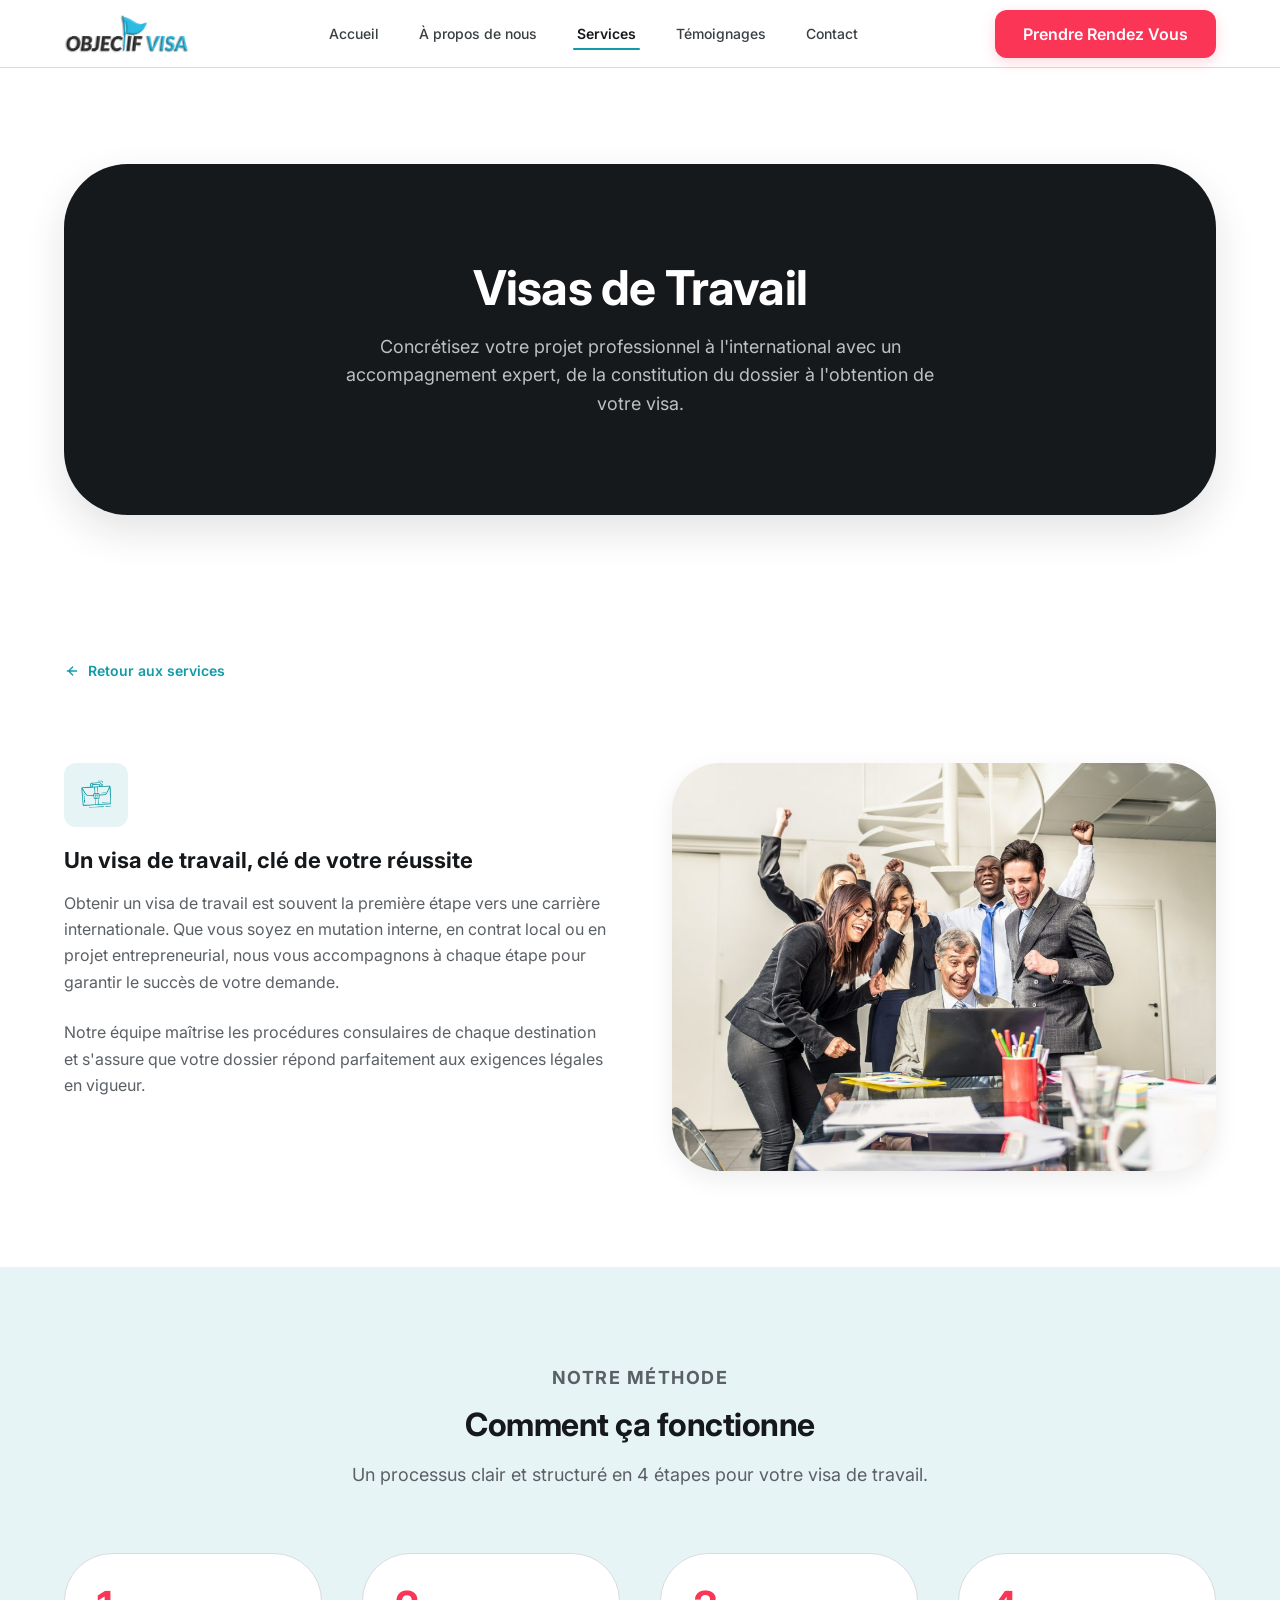
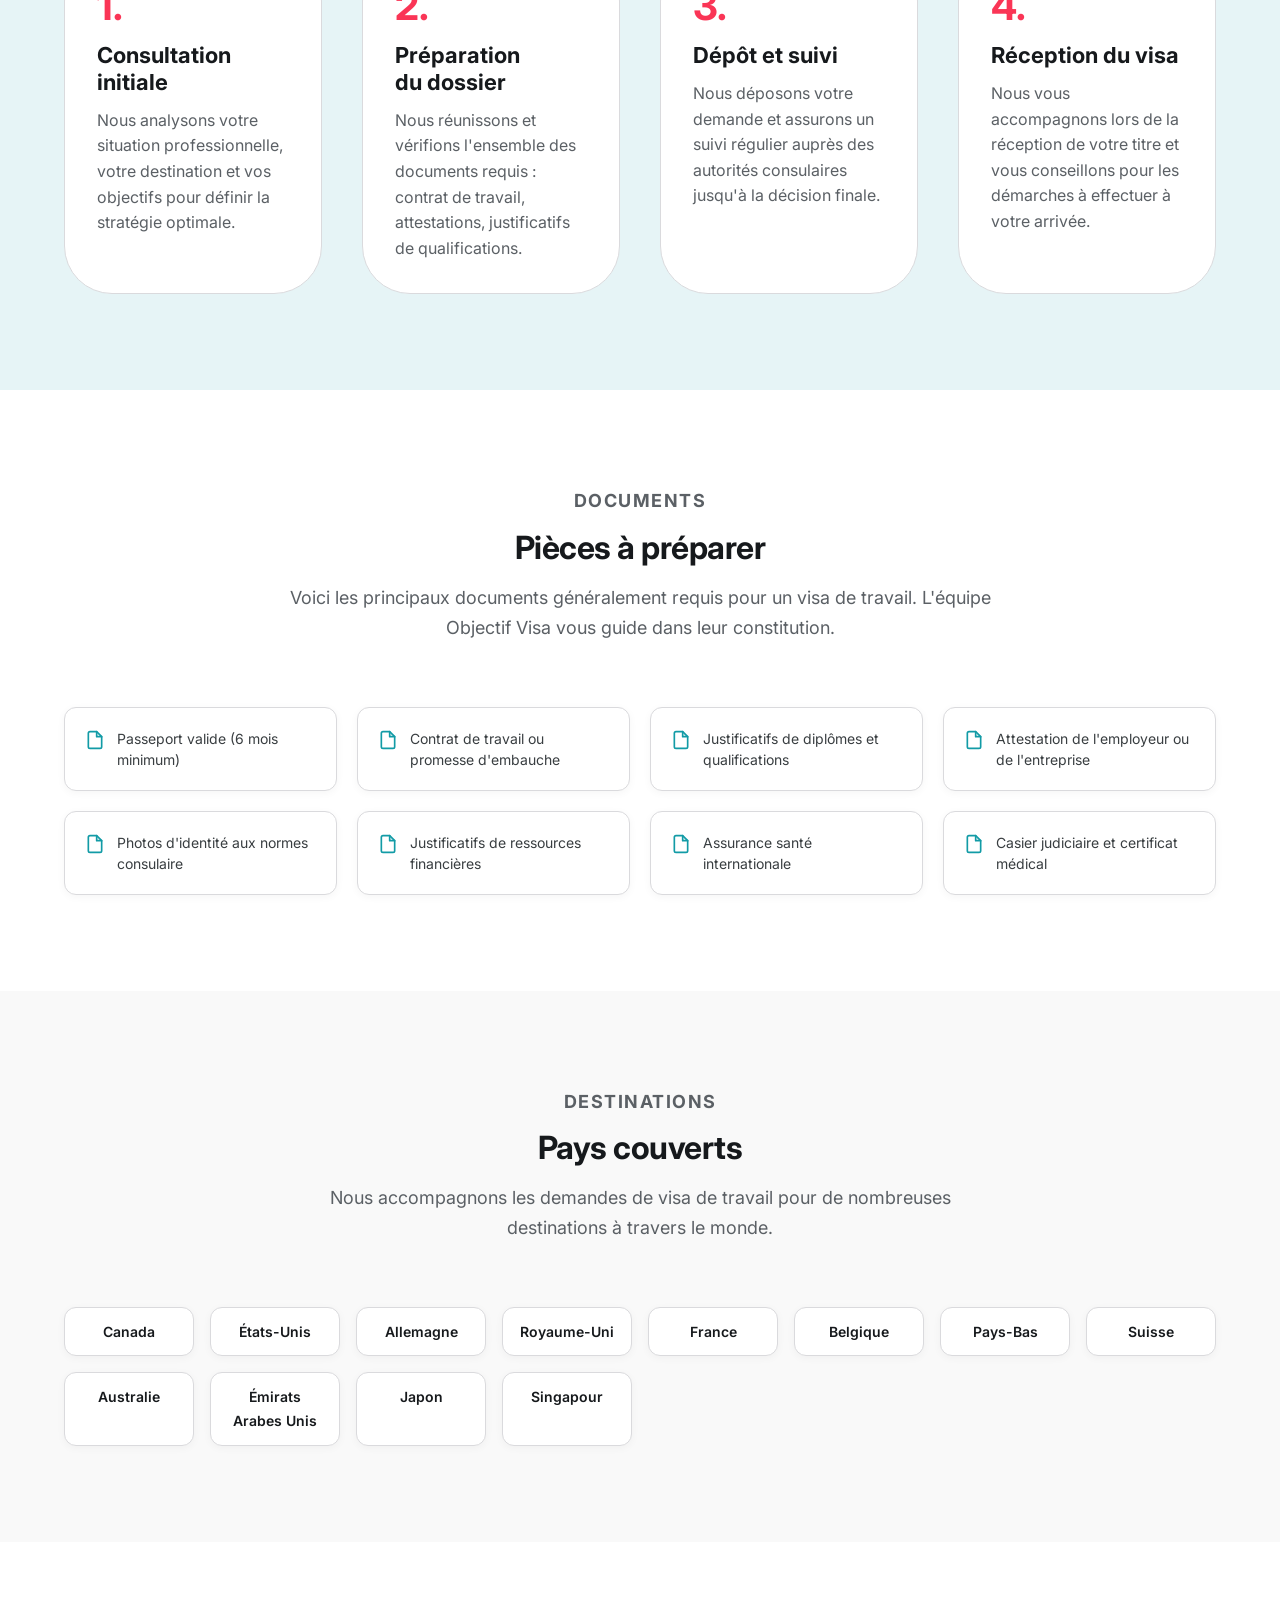
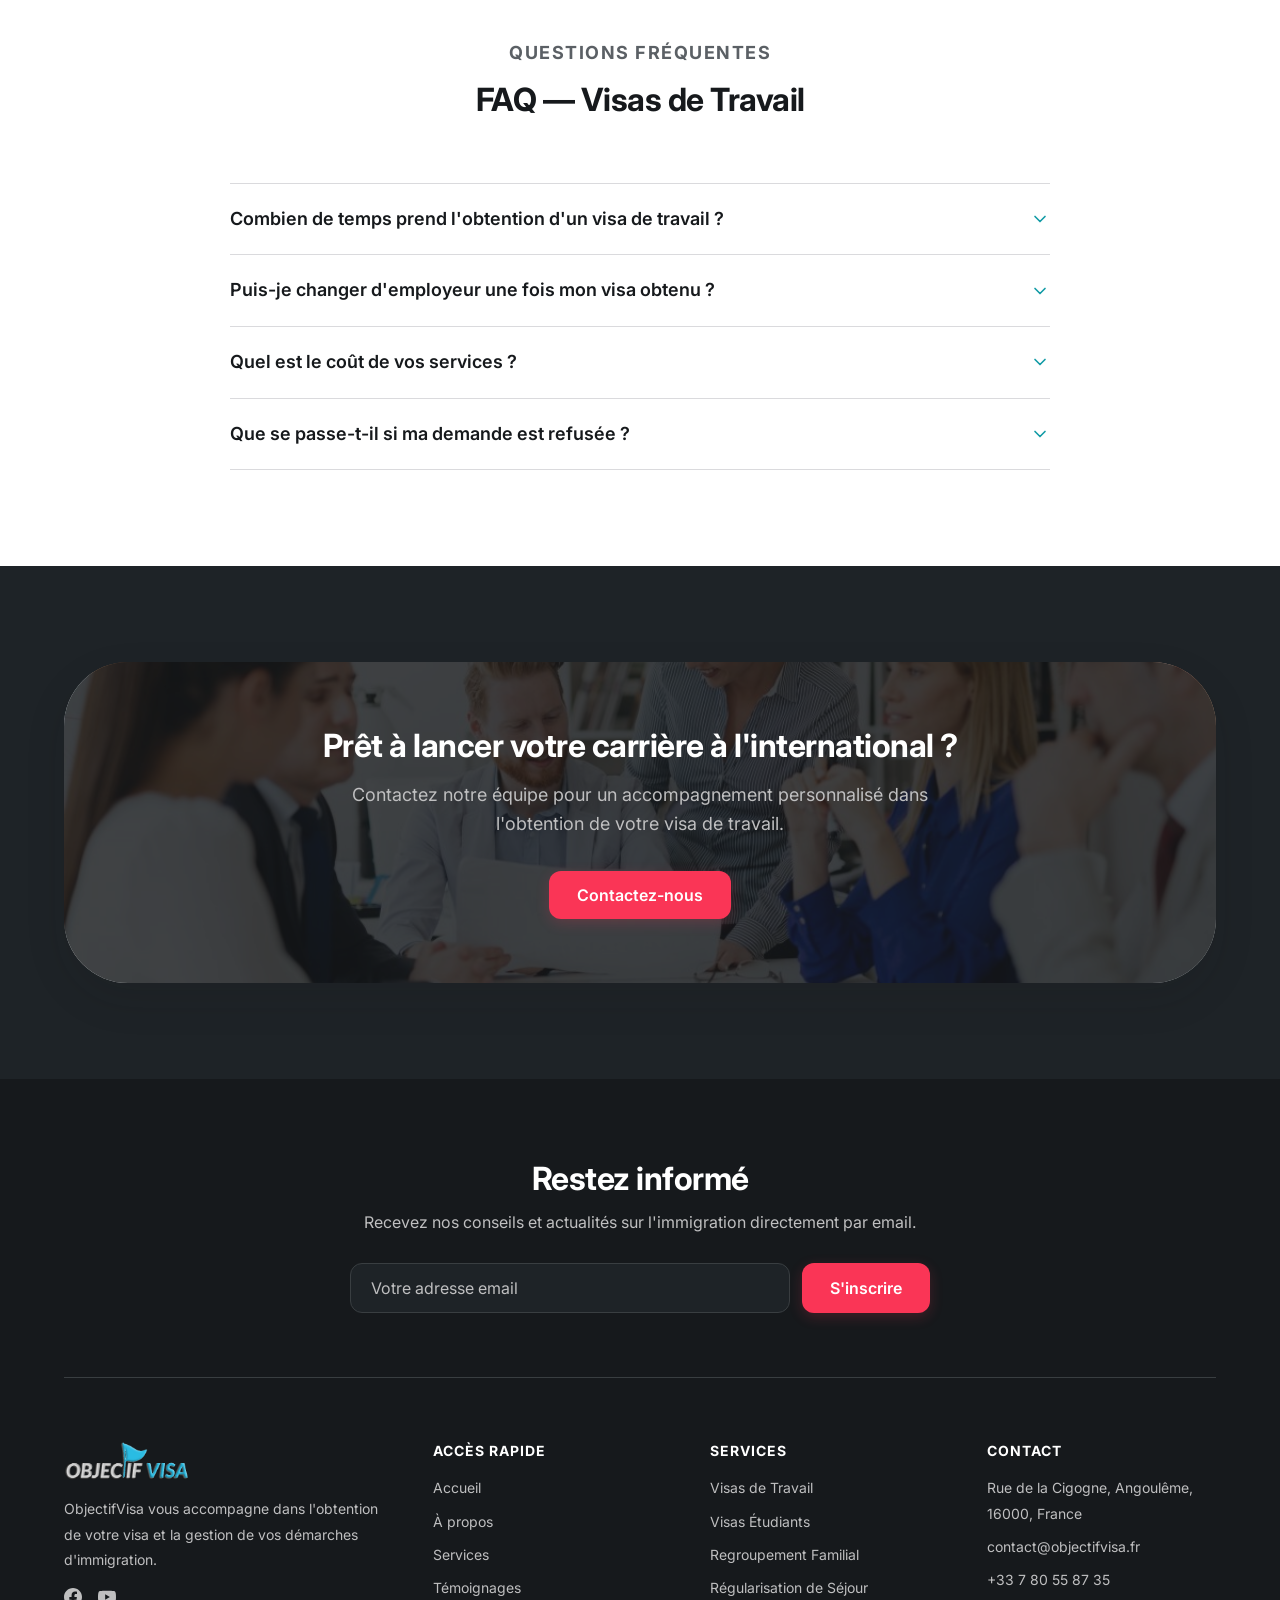
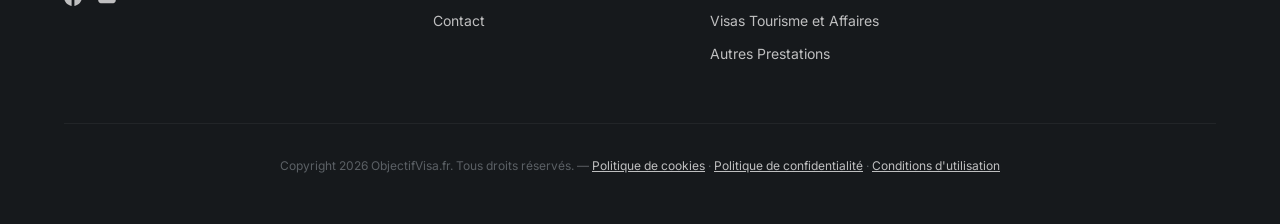
<file: visas-travail.html>
<!DOCTYPE html>
<html lang="fr">
<head>
<meta charset="UTF-8" />
<meta name="viewport" content="width=device-width, initial-scale=1.0" />
<title>Objectif Visa — Visas de Travail</title>
<link rel="icon" type="image/png" sizes="64x64" href="images/favicon.png" />
<meta name="description" content="ObjectifVisa vous accompagne dans l'obtention de votre visa et la gestion de vos démarches d'immigration." />
<meta property="og:site_name" content="ObjectifVisa" />
<meta property="og:locale" content="fr_FR" />
<meta property="og:type" content="website" />
<meta property="og:title" content="Objectif Visa — Visas de Travail" />
<meta property="og:description" content="ObjectifVisa vous accompagne dans l'obtention de votre visa et la gestion de vos démarches d'immigration." />
<meta property="og:image" content="https://objectifvisa.fr/images/favicon.png" />
<meta name="twitter:card" content="summary" />
<meta name="twitter:title" content="Objectif Visa — Visas de Travail" />
<meta name="twitter:description" content="ObjectifVisa vous accompagne dans l'obtention de votre visa et la gestion de vos démarches d'immigration." />
<meta name="twitter:image" content="https://objectifvisa.fr/images/favicon.png" />
<link rel="preconnect" href="https://fonts.googleapis.com" />
<link rel="preconnect" href="https://fonts.gstatic.com" crossorigin />
<link href="https://fonts.googleapis.com/css2?family=Inter:wght@400;500;600;700&display=swap" rel="stylesheet" />
<link rel="stylesheet" href="styles.css" />
</head>
<body>

<!-- Navigation -->
  <nav class="nav" id="main-nav">
    <div class="container">
      <a href="index.html" class="logo"><img src="images/logo.png" alt="Objectif Visa" style="height:38px;width:auto;" /></a>
      <ul class="nav-links">
        <li><a href="index.html">Accueil</a></li>
        <li><a href="a-propos.html">À propos de nous</a></li>
        <li><a href="services.html" class="active">Services</a></li>
        <li><a href="temoignages.html">Témoignages</a></li>
        <li><a href="contact.html">Contact</a></li>
      </ul>
      <div class="nav-actions">
        <a href="contact.html" class="btn btn-coral nav-cta">Prendre Rendez Vous</a>
        <button type="button" class="burger-btn" id="burger-btn" aria-label="Menu principal" aria-expanded="false" aria-controls="mobile-menu">
          <span class="burger-bar"></span>
          <span class="burger-bar"></span>
          <span class="burger-bar"></span>
        </button>
      </div>
    </div>

    <!-- Mobile Drawer / Menu Overlay -->
    <div class="mobile-menu" id="mobile-menu" aria-hidden="true">
      <div class="mobile-menu-inner">
        <ul class="mobile-nav-links">
          <li><a href="index.html">Accueil</a></li>
          <li><a href="a-propos.html">À propos de nous</a></li>
          <li><a href="services.html" class="active">Services</a></li>
          <li><a href="temoignages.html">Témoignages</a></li>
          <li><a href="contact.html">Contact</a></li>
        </ul>
        <div class="mobile-menu-cta">
          <a href="contact.html" class="btn btn-coral btn-block">Prendre Rendez Vous</a>
        </div>
        <div class="mobile-menu-info">
          <div class="mobile-info-item">
            <svg width="16" height="16" viewBox="0 0 24 24" fill="none" stroke="currentColor" stroke-width="2"><path d="M21 10c0 7-9 13-9 13s-9-6-9-13a9 9 0 0 1 18 0z"/><circle cx="12" cy="10" r="3"/></svg>
            <span>Rue de la Cigogne, Angoulême, 16000, France</span>
          </div>
          <div class="mobile-info-item">
            <svg width="16" height="16" viewBox="0 0 24 24" fill="none" stroke="currentColor" stroke-width="2"><path d="M22 16.92v3a2 2 0 0 1-2.18 2 19.79 19.79 0 0 1-8.63-3.07 19.5 19.5 0 0 1-6-6 19.79 19.79 0 0 1-3.07-8.67A2 2 0 0 1 4.11 2h3a2 2 0 0 1 2 1.72 12.84 12.84 0 0 0 .7 2.81 2 2 0 0 1-.45 2.11L8.09 9.91a16 16 0 0 0 6 6l1.27-1.27a2 2 0 0 1 2.11-.45 12.84 12.84 0 0 0 2.81.7A2 2 0 0 1 22 16.92z"/></svg>
            <a href="tel:+33780558735">+33 7 80 55 87 35</a>
          </div>
        </div>
      </div>
    </div>
    <div class="mobile-backdrop" id="mobile-backdrop"></div>
  </nav>

  <!-- Hero -->
  <section class="bg-white">
    <div class="container">
      <div class="hero-card centered">
        <h1>Visas de Travail</h1>
        <p>Concrétisez votre projet professionnel à l'international avec un accompagnement expert, de la constitution du dossier à l'obtention de votre visa.</p>
      </div>
    </div>
  </section>

  <!-- Back link -->
  <section style="padding-top: var(--spacing-48); padding-bottom: 0;">
    <div class="container">
      <a href="services.html" class="back-link">
        <svg width="16" height="16" viewBox="0 0 24 24" fill="none" stroke="currentColor" stroke-width="2" stroke-linecap="round" stroke-linejoin="round"><path d="M19 12H5M13 6l-6 6 6 6"/></svg>
        Retour aux services
      </a>
    </div>
  </section>

  <!-- Introduction -->
  <section class="bg-white" style="padding-top: var(--spacing-48);">
    <div class="container">
      <div class="detail-layout">
        <div>
          <div class="icon"><img src="images/icon-visas-travail.gif" alt="Visas de Travail" width="36" height="36" style="display:block" /></div>
          <h3>Un visa de travail, clé de votre réussite</h3>
          <p>Obtenir un visa de travail est souvent la première étape vers une carrière internationale. Que vous soyez en mutation interne, en contrat local ou en projet entrepreneurial, nous vous accompagnons à chaque étape pour garantir le succès de votre demande.</p>
          <p>Notre équipe maîtrise les procédures consulaires de chaque destination et s'assure que votre dossier répond parfaitement aux exigences légales en vigueur.</p>
        </div>
        <div class="detail-media">
          <img src="images/service-travail.jpg" alt="Professionnels en réunion de travail" loading="lazy" />
        </div>
      </div>
    </div>
  </section>

  <!-- Process Steps -->
  <section class="bg-tide">
    <div class="container">
      <div class="section-head">
        <p class="eyebrow">Notre méthode</p>
        <h2>Comment ça fonctionne</h2>
        <p>Un processus clair et structuré en 4 étapes pour votre visa de travail.</p>
      </div>
      <div class="process-grid">
        <div class="process-step">
          <div class="num">1.</div>
          <h3>Consultation initiale</h3>
          <p>Nous analysons votre situation professionnelle, votre destination et vos objectifs pour définir la stratégie optimale.</p>
        </div>
        <div class="process-step">
          <div class="num">2.</div>
          <h3>Préparation du dossier</h3>
          <p>Nous réunissons et vérifions l'ensemble des documents requis : contrat de travail, attestations, justificatifs de qualifications.</p>
        </div>
        <div class="process-step">
          <div class="num">3.</div>
          <h3>Dépôt et suivi</h3>
          <p>Nous déposons votre demande et assurons un suivi régulier auprès des autorités consulaires jusqu'à la décision finale.</p>
        </div>
        <div class="process-step">
          <div class="num">4.</div>
          <h3>Réception du visa</h3>
          <p>Nous vous accompagnons lors de la réception de votre titre et vous conseillons pour les démarches à effectuer à votre arrivée.</p>
        </div>
      </div>
    </div>
  </section>

  <!-- Documents -->
  <section class="bg-white">
    <div class="container">
      <div class="section-head">
        <p class="eyebrow">Documents</p>
        <h2>Pièces à préparer</h2>
        <p>Voici les principaux documents généralement requis pour un visa de travail. L'équipe Objectif Visa vous guide dans leur constitution.</p>
      </div>
      <div class="doc-grid">
        <div class="doc-item">
          <svg width="20" height="20" viewBox="0 0 24 24" fill="none" stroke="#129ba6" stroke-width="2" stroke-linecap="round" stroke-linejoin="round"><path d="M14 2H6a2 2 0 0 0-2 2v16a2 2 0 0 0 2 2h12a2 2 0 0 0 2-2V8z"/><path d="M14 2v6h6"/></svg>
          <span>Passeport valide (6 mois minimum)</span>
        </div>
        <div class="doc-item">
          <svg width="20" height="20" viewBox="0 0 24 24" fill="none" stroke="#129ba6" stroke-width="2" stroke-linecap="round" stroke-linejoin="round"><path d="M14 2H6a2 2 0 0 0-2 2v16a2 2 0 0 0 2 2h12a2 2 0 0 0 2-2V8z"/><path d="M14 2v6h6"/></svg>
          <span>Contrat de travail ou promesse d'embauche</span>
        </div>
        <div class="doc-item">
          <svg width="20" height="20" viewBox="0 0 24 24" fill="none" stroke="#129ba6" stroke-width="2" stroke-linecap="round" stroke-linejoin="round"><path d="M14 2H6a2 2 0 0 0-2 2v16a2 2 0 0 0 2 2h12a2 2 0 0 0 2-2V8z"/><path d="M14 2v6h6"/></svg>
          <span>Justificatifs de diplômes et qualifications</span>
        </div>
        <div class="doc-item">
          <svg width="20" height="20" viewBox="0 0 24 24" fill="none" stroke="#129ba6" stroke-width="2" stroke-linecap="round" stroke-linejoin="round"><path d="M14 2H6a2 2 0 0 0-2 2v16a2 2 0 0 0 2 2h12a2 2 0 0 0 2-2V8z"/><path d="M14 2v6h6"/></svg>
          <span>Attestation de l'employeur ou de l'entreprise</span>
        </div>
        <div class="doc-item">
          <svg width="20" height="20" viewBox="0 0 24 24" fill="none" stroke="#129ba6" stroke-width="2" stroke-linecap="round" stroke-linejoin="round"><path d="M14 2H6a2 2 0 0 0-2 2v16a2 2 0 0 0 2 2h12a2 2 0 0 0 2-2V8z"/><path d="M14 2v6h6"/></svg>
          <span>Photos d'identité aux normes consulaire</span>
        </div>
        <div class="doc-item">
          <svg width="20" height="20" viewBox="0 0 24 24" fill="none" stroke="#129ba6" stroke-width="2" stroke-linecap="round" stroke-linejoin="round"><path d="M14 2H6a2 2 0 0 0-2 2v16a2 2 0 0 0 2 2h12a2 2 0 0 0 2-2V8z"/><path d="M14 2v6h6"/></svg>
          <span>Justificatifs de ressources financières</span>
        </div>
        <div class="doc-item">
          <svg width="20" height="20" viewBox="0 0 24 24" fill="none" stroke="#129ba6" stroke-width="2" stroke-linecap="round" stroke-linejoin="round"><path d="M14 2H6a2 2 0 0 0-2 2v16a2 2 0 0 0 2 2h12a2 2 0 0 0 2-2V8z"/><path d="M14 2v6h6"/></svg>
          <span>Assurance santé internationale</span>
        </div>
        <div class="doc-item">
          <svg width="20" height="20" viewBox="0 0 24 24" fill="none" stroke="#129ba6" stroke-width="2" stroke-linecap="round" stroke-linejoin="round"><path d="M14 2H6a2 2 0 0 0-2 2v16a2 2 0 0 0 2 2h12a2 2 0 0 0 2-2V8z"/><path d="M14 2v6h6"/></svg>
          <span>Casier judiciaire et certificat médical</span>
        </div>
      </div>
    </div>
  </section>

  <!-- Countries Covered -->
  <section class="bg-fog">
    <div class="container">
      <div class="section-head">
        <p class="eyebrow">Destinations</p>
        <h2>Pays couverts</h2>
        <p>Nous accompagnons les demandes de visa de travail pour de nombreuses destinations à travers le monde.</p>
      </div>
      <div class="countries-grid">
        <div class="country-tag">Canada</div>
        <div class="country-tag">États-Unis</div>
        <div class="country-tag">Allemagne</div>
        <div class="country-tag">Royaume-Uni</div>
        <div class="country-tag">France</div>
        <div class="country-tag">Belgique</div>
        <div class="country-tag">Pays-Bas</div>
        <div class="country-tag">Suisse</div>
        <div class="country-tag">Australie</div>
        <div class="country-tag">Émirats Arabes Unis</div>
        <div class="country-tag">Japon</div>
        <div class="country-tag">Singapour</div>
      </div>
    </div>
  </section>

  <!-- FAQ -->
  <section class="bg-white">
    <div class="container">
      <div class="section-head">
        <p class="eyebrow">Questions fréquentes</p>
        <h2>FAQ — Visas de Travail</h2>
      </div>
      <div class="faq-list">
        <details class="faq-item">
          <summary>
            Combien de temps prend l'obtention d'un visa de travail ?
            <svg width="20" height="20" viewBox="0 0 24 24" fill="none" stroke="currentColor" stroke-width="2" stroke-linecap="round" stroke-linejoin="round"><path d="M6 9l6 6 6-6"/></svg>
          </summary>
          <div class="faq-answer">Les délais varient selon le pays de destination et le type de visa. En moyenne, comptez entre 4 et 12 semaines. Nous vous communiquons une estimation précise dès la consultation initiale.</div>
        </details>
        <details class="faq-item">
          <summary>
            Puis-je changer d'employeur une fois mon visa obtenu ?
            <svg width="20" height="20" viewBox="0 0 24 24" fill="none" stroke="currentColor" stroke-width="2" stroke-linecap="round" stroke-linejoin="round"><path d="M6 9l6 6 6-6"/></svg>
          </summary>
          <div class="faq-answer">Cela dépend du pays et du type de visa. Certaines autorisations sont liées à un employeur spécifique. Nous vous informons des possibilités de mobilité dès le départ.</div>
        </details>
        <details class="faq-item">
          <summary>
            Quel est le coût de vos services ?
            <svg width="20" height="20" viewBox="0 0 24 24" fill="none" stroke="currentColor" stroke-width="2" stroke-linecap="round" stroke-linejoin="round"><path d="M6 9l6 6 6-6"/></svg>
          </summary>
          <div class="faq-answer">Nos honoraires dépendent de la complexité du dossier et de la destination. Contactez-nous pour un devis personnalisé et gratuit lors de votre première consultation.</div>
        </details>
        <details class="faq-item">
          <summary>
            Que se passe-t-il si ma demande est refusée ?
            <svg width="20" height="20" viewBox="0 0 24 24" fill="none" stroke="currentColor" stroke-width="2" stroke-linecap="round" stroke-linejoin="round"><path d="M6 9l6 6 6-6"/></svg>
          </summary>
          <div class="faq-answer">Nous analysons les motifs du refus et vous accompagnons dans le dépôt d'un recours ou la constitution d'un nouveau dossier renforcé. Chaque situation est étudiée individuellement.</div>
        </details>
      </div>
    </div>
  </section>

  <!-- CTA -->
  <section class="bg-abyss">
    <div class="container">
      <div class="cta-final">
        <div class="bg-img" style="background-image:url('images/cta-background.jpg')"></div>
        <div class="overlay"></div>
        <div class="inner">
          <h2>Prêt à lancer votre carrière à l'international ?</h2>
          <p>Contactez notre équipe pour un accompagnement personnalisé dans l'obtention de votre visa de travail.</p>
          <a href="contact.html" class="btn btn-coral">Contactez-nous</a>
        </div>
      </div>
    </div>
  </section>

  <!-- Newsletter + Footer -->
  <div class="dark-block">
    <div class="container">
      <div class="newsletter">
        <h2>Restez informé</h2>
        <p>Recevez nos conseils et actualités sur l'immigration directement par email.</p>
        <form class="news-form" onsubmit="return false;">
          <input type="email" placeholder="Votre adresse email" aria-label="Votre adresse email" />
          <button type="submit" class="btn btn-coral">S'inscrire</button>
        </form>
      </div>
      <div class="footer">
        <div class="footer-grid">
          <div>
            <a href="index.html" class="logo"><img src="images/logo-white.png" alt="Objectif Visa" style="height:38px;width:auto;" /></a>
            <p>ObjectifVisa vous accompagne dans l'obtention de votre visa et la gestion de vos démarches d'immigration.</p>
            <div class="footer-social">
              <a href="https://www.facebook.com/objectifvisa" target="_blank" rel="noopener noreferrer" aria-label="Facebook ObjectifVisa"><svg width="18" height="18" viewBox="0 0 24 24" fill="currentColor" aria-hidden="true"><path d="M24 12.073c0-6.627-5.373-12-12-12s-12 5.373-12 12c0 5.99 4.388 10.954 10.125 11.854v-8.385H7.078v-3.47h3.047V9.43c0-3.007 1.792-4.669 4.533-4.669 1.312 0 2.686.235 2.686.235v2.953H15.83c-1.491 0-1.956.925-1.956 1.874v2.25h3.328l-.532 3.47h-2.796v8.385C19.612 23.027 24 18.062 24 12.073z"/></svg></a>
              <a href="https://www.youtube.com/@objectifvisa-denoeletjosep7353" target="_blank" rel="noopener noreferrer" aria-label="Chaîne YouTube ObjectifVisa"><svg width="18" height="18" viewBox="0 0 24 24" fill="currentColor" aria-hidden="true"><path d="M23.498 6.186a3.016 3.016 0 0 0-2.122-2.136C19.505 3.545 12 3.545 12 3.545s-7.505 0-9.377.505A3.017 3.017 0 0 0 .502 6.186C0 8.07 0 12 0 12s0 3.93.502 5.814a3.016 3.016 0 0 0 2.122 2.136c1.871.505 9.376.505 9.376.505s7.505 0 9.377-.505a3.015 3.015 0 0 0 2.122-2.136C24 15.93 24 12 24 12s0-3.93-.502-5.814zM9.545 15.568V8.432L15.818 12l-6.273 3.568z"/></svg></a>
              </div>
          </div>
          <div>
            <h4>Accès rapide</h4>
            <ul>
              <li><a href="index.html">Accueil</a></li>
              <li><a href="a-propos.html">À propos</a></li>
              <li><a href="services.html">Services</a></li>
              <li><a href="temoignages.html">Témoignages</a></li>
              <li><a href="contact.html">Contact</a></li>
            </ul>
          </div>
          <div>
            <h4>Services</h4>
            <ul>
              <li><a href="visas-travail.html">Visas de Travail</a></li>
              <li><a href="visas-etudiants.html">Visas Étudiants</a></li>
              <li><a href="regroupement-familial.html">Regroupement Familial</a></li>
              <li><a href="regularisation-sejour.html">Régularisation de Séjour</a></li>
              <li><a href="visas-tourisme.html">Visas Tourisme et Affaires</a></li>
              <li><a href="autres-prestations.html">Autres Prestations</a></li>
            </ul>
          </div>
          <div>
            <h4>Contact</h4>
            <ul>
              <li>Rue de la Cigogne, Angoulême, 16000, France</li>
              <li><a href="mailto:contact@objectifvisa.fr">contact@objectifvisa.fr</a></li>
              <li><a href="tel:+33780558735">+33 7 80 55 87 35</a></li>
            </ul>
          </div>
        </div>
        <div class="footer-bottom">Copyright 2026 ObjectifVisa.fr. Tous droits réservés. — <a href="politique-de-cookies.html">Politique de cookies</a> · <a href="politique-de-confidentialite.html">Politique de confidentialité</a> · <a href="conditions-d-utilisation.html">Conditions d'utilisation</a></div>
      </div>
    </div>
  </div>

  <script src="main.js"></script>
</body>
</html>
</file>
<file: styles.css>
/* ==========================================================================
   Objectif Visa — Master Stylesheet
   Responsive Design, Micro-details & Token-driven Typography & Spacing
   ========================================================================== */

:root {
  /* Colors — 3-color accent system: Blue (brand), Coral (action), Gold (promo) */
  --color-brand-blue: #129ba6;
  --color-brand-blue-dark: #0f8189;
  --color-coral-pulse: #fa3556;
  --color-promo-gold: #ffc200;
  --color-bento-fill: #f5f5f5;

  /* Neutrals */
  --color-charcoal-ink: #16191c;
  --color-pure-white: #ffffff;
  --color-fog-white: #f9f9f9;
  --color-tide-tint: #e6f4f6;
  --color-ash-gray: #dadadd;
  --color-mist-gray: #bfbfc0;
  --color-slate: #5b6065;
  --color-graphite: #393e41;
  --color-carbon: #000000;
  --color-deep-abyss: #1e2327;

  /* Typography */
  --font-inter: 'Inter', ui-sans-serif, system-ui, -apple-system, BlinkMacSystemFont, "Segoe UI", Roboto, sans-serif;
  --text-caption: 12px;
  --text-body-sm: 14px;
  --text-body: 16px;
  --text-subheading: 18px;
  --text-heading-sm: 22px;
  --text-heading: 32px;
  --text-heading-lg: 40px;
  --text-display: clamp(2rem, 4vw + 1rem, 3.75rem); /* Responsive display 32px -> 60px */

  /* Spacing */
  --spacing-4: 4px;
  --spacing-8: 8px;
  --spacing-12: 12px;
  --spacing-16: 16px;
  --spacing-20: 20px;
  --spacing-24: 24px;
  --spacing-28: 28px;
  --spacing-32: 32px;
  --spacing-40: 40px;
  --spacing-48: 48px;
  --spacing-64: 64px;
  --spacing-80: 80px;
  --spacing-96: 96px;

  /* Responsive Radii */
  --radius-buttons: 12px;
  --radius-cards: 48px;
  --radius-hero: 64px;
  --radius-pills: 96px;
  --radius-sm: 8px;

  /* Layout */
  --page-max-width: 1200px;
  --section-pad-v: var(--spacing-96);
  --container-pad-h: var(--spacing-24);
  --card-pad: var(--spacing-32);
  --hero-pad-v: var(--spacing-64);
  --hero-pad-h: var(--spacing-64);

  /* Shadows */
  --shadow-sm: 0 2px 8px rgba(22, 25, 28, 0.04);
  --shadow-md: 0 8px 24px rgba(22, 25, 28, 0.08);
  --shadow-lg: 0 16px 40px rgba(22, 25, 28, 0.12);
  --shadow-coral: 0 8px 20px rgba(250, 53, 86, 0.28);
}

/* Base Reset & Box Sizing */
*, *::before, *::after {
  box-sizing: border-box;
  margin: 0;
  padding: 0;
}

html {
  scroll-behavior: smooth;
  overflow-x: clip;
  -webkit-text-size-adjust: 100%;
  text-size-adjust: 100%;
}

body {
  font-family: var(--font-inter);
  font-size: var(--text-body);
  line-height: 1.7;
  color: var(--color-graphite);
  background: var(--color-pure-white);
  -webkit-font-smoothing: antialiased;
  overflow-x: clip;
  padding-top: 68px;
  width: 100%;
  -moz-osx-font-smoothing: grayscale;
}

img {
  max-width: 100%;
  height: auto;
  display: block;
}

/* Cadrage haut : garde la tête du sujet visible quand une image portrait
   est recadrée en cover dans un bloc paysage (ex. Visa Études) */
.img-top {
  object-position: center 15%;
}

a {
  color: inherit;
  text-decoration: none;
}

button {
  font-family: inherit;
  background: none;
  border: none;
  cursor: pointer;
}

input, textarea, select {
  font-family: inherit;
  font-size: 16px; /* Prevents auto-zoom in iOS Safari */
}

/* Accessibility Focus */
:focus-visible {
  outline: 2px solid var(--color-brand-blue);
  outline-offset: 3px;
}

/* Container */
.container {
  max-width: var(--page-max-width);
  margin-left: auto;
  margin-right: auto;
  padding-left: var(--container-pad-h);
  padding-right: var(--container-pad-h);
  width: 100%;
  }

/* Section Rhythm & Backgrounds */
section {
  padding-top: var(--section-pad-v);
  padding-bottom: var(--section-pad-v);
  position: relative;
  width: 100%;
  overflow-x: clip;
}

.bg-white { background-color: var(--color-pure-white); }
.bg-fog { background-color: var(--color-fog-white); }
.bg-tide { background-color: var(--color-tide-tint); }
.bg-charcoal { background-color: var(--color-charcoal-ink); color: var(--color-pure-white); }
.bg-abyss { background-color: var(--color-deep-abyss); color: var(--color-pure-white); }

/* Typography Helpers */
.eyebrow {
  color: var(--color-brand-blue);
  text-transform: uppercase;
  letter-spacing: 1.5px;
  font-size: var(--text-caption);
  font-weight: 700;
  margin-bottom: var(--spacing-12);
  display: inline-block;
}

h1, h2, h3, h4 {
  font-family: var(--font-inter);
  font-weight: 700;
  line-height: 1.22;
  color: var(--color-charcoal-ink);
  overflow-wrap: break-word;
  word-break: normal;
  hyphens: auto;
  text-wrap: balance;
}

h1 {
  font-size: var(--text-display);
  letter-spacing: -1.2px;
}

h2 {
  font-size: var(--text-heading);
  letter-spacing: -0.5px;
}

h3 {
  font-size: var(--text-heading-sm);
}

.section-head {
  text-align: center;
  max-width: 720px;
  margin: 0 auto var(--spacing-64);
}

.section-head h2 {
  margin-bottom: var(--spacing-16);
}

.section-head p {
  color: var(--color-slate);
  font-size: var(--text-subheading);
  line-height: 1.65;
  text-wrap: pretty;
}

.bg-charcoal .section-head h2,
.bg-abyss .section-head h2 {
  color: var(--color-pure-white);
}

.bg-charcoal .section-head p,
.bg-abyss .section-head p {
  color: var(--color-mist-gray);
}

/* Buttons */
.btn {
  display: inline-flex;
  align-items: center;
  justify-content: center;
  gap: var(--spacing-8);
  font-family: var(--font-inter);
  font-size: var(--text-body);
  font-weight: 600;
  border-radius: var(--radius-buttons);
  padding: 14px 28px;
  min-height: 48px;
  border: none;
  cursor: pointer;
  text-decoration: none;
  line-height: 1.25;
  white-space: nowrap;
  transition: background-color 0.2s cubic-bezier(0.16, 1, 0.3, 1),
              transform 0.2s cubic-bezier(0.16, 1, 0.3, 1),
              box-shadow 0.2s cubic-bezier(0.16, 1, 0.3, 1),
              border-color 0.2s cubic-bezier(0.16, 1, 0.3, 1);
  box-sizing: border-box;
}

.btn-coral {
  background-color: var(--color-coral-pulse);
  color: var(--color-pure-white) !important;
  box-shadow: 0 4px 14px rgba(250, 53, 86, 0.2);
}

.btn-coral:hover {
  background-color: #e62e4d;
  transform: translateY(-2px);
  box-shadow: var(--shadow-coral);
}

.btn-coral:active {
  transform: translateY(0) scale(0.96);
}

.btn-dark {
  background-color: var(--color-charcoal-ink);
  color: var(--color-pure-white) !important;
}

.btn-dark:hover {
  background-color: var(--color-deep-abyss);
  transform: translateY(-2px);
}

.btn-dark:active {
  transform: translateY(0) scale(0.96);
}

.btn-dark-outline {
  background: transparent;
  color: var(--color-pure-white) !important;
  border: 1.5px solid var(--color-mist-gray);
}

.btn-dark-outline:hover {
  border-color: var(--color-pure-white);
  background: rgba(255, 255, 255, 0.08);
}

.btn-dark-outline:active {
  transform: scale(0.96);
}

.btn-block {
  width: 100%;
}

/* Text-swap hover effect (reference: CTA "Commencez") */
.btn {
  position: relative;
  overflow: hidden;
}

.btn .btn-label {
  display: inline-flex;
  align-items: center;
  gap: var(--spacing-8);
  transition: transform 0.3s cubic-bezier(0.16, 1, 0.3, 1);
}

.btn:hover .btn-label {
  transform: translateY(-200%);
}

.btn .btn-text-swap {
  position: absolute;
  inset: 0;
  display: flex;
  align-items: center;
  justify-content: center;
  gap: var(--spacing-8);
  transform: translateY(130%);
  transition: transform 0.3s cubic-bezier(0.16, 1, 0.3, 1);
}

.btn:hover .btn-text-swap {
  transform: translateY(0);
}

@media (prefers-reduced-motion: reduce) {
  .btn .btn-label,
  .btn .btn-text-swap {
    transition: none;
  }
  .btn .btn-text-swap {
    display: none;
  }
  .btn:hover .btn-label {
    transform: none;
  }
}

.link-arrow {
  display: inline-flex;
  align-items: center;
  gap: var(--spacing-8);
  font-weight: 600;
  text-decoration: none;
  color: var(--color-brand-blue);
  font-size: var(--text-body);
  transition: color 0.2s ease;
}

.link-arrow svg {
  transition: transform 0.2s ease;
  will-change: transform;
  flex-shrink: 0;
}

.link-arrow:hover {
  color: var(--color-brand-blue-dark);
}

.link-arrow:hover svg {
  transform: translateX(5px);
}

.link-arrow.on-dark {
  color: var(--color-pure-white);
}

.link-arrow.on-dark:hover {
  color: var(--color-tide-tint);
}

/* Check lists */
.check-list {
  list-style: none;
  display: grid;
  gap: var(--spacing-16);
}

.check-list.two-col {
  grid-template-columns: 1fr 1fr;
}

.check-list li {
  display: flex;
  align-items: flex-start;
  gap: var(--spacing-12);
  line-height: 1.5;
}

.check-list li svg {
  flex-shrink: 0;
  margin-top: 2px;
  stroke: var(--color-brand-blue);
}

/* ==========================================================================
    Section 1 — Topbar
    ========================================================================== */
.topbar {
  background: var(--color-brand-blue);
  color: var(--color-pure-white);
  font-size: var(--text-body-sm);
  position: relative;
  z-index: 60;
}

.topbar .container {
  display: flex;
  align-items: center;
  justify-content: space-between;
  min-height: 44px;
  gap: var(--spacing-16);
  padding-top: 6px;
  padding-bottom: 6px;
}

.topbar .contact {
  display: flex;
  align-items: center;
  gap: var(--spacing-8);
  flex-wrap: wrap;
}

.topbar .contact a {
  color: inherit;
  text-decoration: none;
}

.topbar .contact a:hover {
  text-decoration: underline;
}

  .topbar .social {
  display: flex;
  align-items: center;
  gap: var(--spacing-16);
  flex-shrink: 0;
}

.topbar .social a {
  color: var(--color-pure-white);
  display: inline-flex;
  min-width: 44px;
  min-height: 44px;
  align-items: center;
  justify-content: center;
  opacity: 0.9;
  transition: opacity 0.2s ease, transform 0.2s ease;
}

.topbar .social a:hover {
  opacity: 1;
  transform: translateY(-1px);
}

.topbar svg {
  fill: currentColor;
}

/* ==========================================================================
    Section 2 — Navigation & Burger Menu
    ========================================================================== */
.nav {
  position: fixed;
  top: 0;
  left: 0;
  right: 0;
  z-index: 50;
  background: rgba(255, 255, 255, 0.97);
  backdrop-filter: blur(12px);
  -webkit-backdrop-filter: blur(12px);
  height: 68px;
  border-bottom: 1px solid var(--color-ash-gray);
  transition: background-color 0.2s ease;
}

.nav .container {
  display: flex;
  align-items: center;
  justify-content: space-between;
  height: 100%;
}

.logo {
  display: inline-flex;
  align-items: center;
  text-decoration: none;
  flex-shrink: 0;
}

.logo img {
  height: 38px;
  width: auto;
  display: block;
}

.logo .dot {
  display: none;
}

.nav-links {
  display: flex;
  align-items: center;
  gap: clamp(18px, 2.5vw, 36px);
  list-style: none;
}

.nav-links a {
  text-decoration: none;
  color: var(--color-graphite);
  font-size: var(--text-body-sm);
  font-weight: 500;
  padding: var(--spacing-8) var(--spacing-4);
  position: relative;
  transition: color 0.2s ease;
}

.nav-links a::after {
  content: '';
  position: absolute;
  bottom: 0;
  left: 0;
  width: 0;
  height: 2px;
  background: var(--color-brand-blue);
  transition: width 0.25s ease;
  border-radius: 2px;
}

.nav-links a:hover {
  color: var(--color-brand-blue);
}

.nav-links a:hover::after {
  width: 100%;
}

.nav-links a.active {
  color: var(--color-charcoal-ink);
  font-weight: 600;
}

.nav-links a.active::after {
  width: 100%;
}

.nav-actions {
  display: flex;
  align-items: center;
  gap: var(--spacing-20);
}

/* Burger Button */
.burger-btn {
  display: none;
  width: 44px;
  height: 44px;
  padding: 10px 8px;
  flex-direction: column;
  justify-content: space-around;
  align-items: center;
  background: var(--color-fog-white);
  border: 1px solid var(--color-ash-gray);
  border-radius: var(--radius-buttons);
  cursor: pointer;
  z-index: 55;
  transition: background-color 0.2s ease, border-color 0.2s ease;
}

.burger-btn:hover {
  background: var(--color-tide-tint);
  border-color: var(--color-brand-blue);
}

.burger-bar,
.burger-line {
  display: block;
  width: 22px;
  height: 2px;
  background-color: var(--color-charcoal-ink);
  border-radius: 2px;
  transition: transform 0.3s cubic-bezier(0.16, 1, 0.3, 1), opacity 0.2s ease;
  transform-origin: center;
}

.burger-btn.is-active .burger-bar:nth-child(1),
.burger-btn.is-active .burger-line:nth-child(1) {
  transform: translateY(7px) rotate(45deg);
}

.burger-btn.is-active .burger-bar:nth-child(2),
.burger-btn.is-active .burger-line:nth-child(2) {
  opacity: 0;
  transform: scaleX(0);
}

.burger-btn.is-active .burger-bar:nth-child(3),
.burger-btn.is-active .burger-line:nth-child(3) {
  transform: translateY(-7px) rotate(-45deg);
}

/* Mobile Drawer */
.mobile-menu {
  position: absolute;
  top: 100%;
  left: 0;
  width: 100%;
  background: var(--color-pure-white);
  border-bottom: 1px solid var(--color-ash-gray);
  box-shadow: var(--shadow-lg);
  max-height: 0;
  overflow: hidden;
  opacity: 0;
  pointer-events: none;
  transition: max-height 0.35s cubic-bezier(0.16, 1, 0.3, 1), opacity 0.25s ease;
  z-index: 49;
}

.mobile-menu.is-active {
  max-height: 90vh;
  overflow-y: auto;
  opacity: 1;
  pointer-events: auto;
}

.mobile-menu-inner {
  padding: var(--spacing-24) var(--spacing-24) var(--spacing-32);
}

.mobile-nav-links {
  list-style: none;
  display: flex;
  flex-direction: column;
  gap: var(--spacing-4);
  margin-bottom: var(--spacing-24);
}

.mobile-nav-links a {
  display: block;
  font-size: 17px;
  font-weight: 600;
  color: var(--color-charcoal-ink);
  padding: 12px 16px;
  border-radius: var(--radius-buttons);
  transition: all 0.2s ease;
}

.mobile-nav-links a:hover,
.mobile-nav-links a.active {
  background: var(--color-tide-tint);
  color: var(--color-brand-blue);
  padding-left: 20px;
}

.mobile-menu-cta {
  margin-bottom: var(--spacing-24);
}

.mobile-menu-info {
  border-top: 1px solid var(--color-ash-gray);
  padding-top: var(--spacing-20);
  display: flex;
  flex-direction: column;
  gap: var(--spacing-12);
  font-size: var(--text-body-sm);
  color: var(--color-slate);
}

.mobile-info-item {
  display: flex;
  align-items: center;
  gap: var(--spacing-12);
}

.mobile-info-item a {
  color: var(--color-brand-blue);
  font-weight: 500;
}

.mobile-backdrop {
  position: fixed;
  inset: 0;
  top: 68px;
  background: rgba(22, 25, 28, 0.4);
  backdrop-filter: blur(4px);
  -webkit-backdrop-filter: blur(4px);
  opacity: 0;
  pointer-events: none;
  transition: opacity 0.3s ease;
  z-index: 48;
}

.mobile-backdrop.is-active {
  opacity: 1;
  pointer-events: auto;
}

/* ==========================================================================
   Section 3 — Hero Card
   ========================================================================== */
.hero-card {
  background: var(--color-charcoal-ink);
  border-radius: var(--radius-hero);
  padding: var(--hero-pad-v) var(--hero-pad-h);
  display: grid;
  grid-template-columns: 1.05fr 1fr;
  gap: var(--spacing-48);
  align-items: center;
  position: relative;
  overflow: hidden;
  box-shadow: var(--shadow-lg);
}

.hero-card.centered {
  display: block;
  text-align: center;
  padding: var(--spacing-96) var(--hero-pad-h);
}

.hero-card h1,
.hero-card h2 {
  color: var(--color-pure-white);
  font-size: clamp(26px, 4vw, 48px);
  line-height: 1.18;
  letter-spacing: -0.8px;
  margin-bottom: var(--spacing-16);
}

.hero-card .sub,
.hero-card p {
  color: var(--color-mist-gray);
  font-size: clamp(15px, 1.6vw, 18px);
  line-height: 1.6;
  margin-bottom: var(--spacing-24);
}

.hero-card.centered p {
  max-width: 620px;
  margin-left: auto;
  margin-right: auto;
  margin-bottom: 0;
}

.hero-card .check-list {
  margin-bottom: var(--spacing-40);
  color: var(--color-pure-white);
  gap: var(--spacing-12);
}

.hero-card .check-list li {
  font-size: clamp(14px, 1.4vw, 16px);
  font-weight: 500;
  color: var(--color-pure-white);
  display: flex;
  align-items: center;
  gap: var(--spacing-12);
}

.hero-card .check-list svg {
  flex-shrink: 0;
  width: 20px;
  height: 20px;
}

.hero-actions {
  display: flex;
  align-items: center;
  gap: var(--spacing-20);
  flex-wrap: wrap;
}

.hero-media {
  width: 100%;
  height: 100%;
}

.hero-media img {
  width: 100%;
  height: 100%;
  object-fit: cover;
  border-radius: var(--radius-cards);
  aspect-ratio: 4 / 5;
  display: block;
  background: var(--color-graphite);
  box-shadow: 0 12px 32px rgba(0, 0, 0, 0.25);
  outline: 1px solid oklch(0 0 0 / 0.08);
}


/* ==========================================================================
   Cards & Feature Blocks
   ========================================================================== */
.card {
  background: var(--color-pure-white);
  border-radius: var(--radius-cards);
  padding: var(--card-pad);
  border: 1px solid var(--color-ash-gray);
  will-change: transform;
  transition: transform 0.25s ease, box-shadow 0.25s ease, border-color 0.25s ease;
  height: 100%;
  display: flex;
  flex-direction: column;
  box-sizing: border-box;
  overflow: hidden;
  min-width: 0;
  width: 100%;
}



.card .icon {
  width: 56px;
  height: 56px;
  border-radius: var(--radius-buttons);
  background: var(--color-tide-tint);
  display: flex;
  align-items: center;
  justify-content: center;
  margin-bottom: var(--spacing-20);
  color: var(--color-brand-blue);
  flex-shrink: 0;
}

.card .icon img {
  width: 36px;
  height: 36px;
  object-fit: contain;
  border-radius: 4px;
  display: block;
}

.card h3 {
  margin-bottom: var(--spacing-12);
  color: var(--color-charcoal-ink);
}

.card p {
  color: var(--color-slate);
  font-size: var(--text-body);
  line-height: 1.65;
}

.pillars {
  display: grid;
  grid-template-columns: repeat(3, 1fr);
  gap: var(--spacing-32);
  width: 100%;
  box-sizing: border-box;
}

/* Empeche les cellules de grille de depasser leur colonne */
.pillars > *,
.services-grid > *,
.blog-grid > *,
.testi-cards > *,
.video-grid > *,
.steps > *,
.process-grid > *,
.stats-grid > *,
.doc-grid > *,
.countries-grid > *,
.about-grid > *,
.founders-grid > *,
.regional-grid > *,
.contact-grid > *,
.testi-grid > *,
.detail-layout > *,
.service-detail > *,
.footer-grid > *,
.bento-grid > * {
  min-width: 0;
  word-break: break-word;
}

/* ==========================================================================
   About Section & Badge
   ========================================================================== */
.about-grid {
  display: grid;
  grid-template-columns: 1fr 1fr;
  gap: var(--spacing-64);
  align-items: center;
}

.about-grid h2 {
  margin-bottom: var(--spacing-20);
}

.about-grid p.lead {
  color: var(--color-slate);
  font-size: var(--text-subheading);
  line-height: 1.65;
  margin-bottom: var(--spacing-32);
}

.about-media {
  position: relative;
  width: 100%;
}

.about-media img {
  width: 100%;
  border-radius: var(--radius-cards);
  aspect-ratio: 4 / 3;
  object-fit: cover;
  display: block;
  background: var(--color-graphite);
  box-shadow: var(--shadow-md);
  outline: 1px solid oklch(0 0 0 / 0.08);
}

.about-badge {
  position: absolute;
  right: var(--spacing-24);
  bottom: calc(-1 * var(--spacing-28));
  background: var(--color-coral-pulse);
  color: var(--color-pure-white);
  border-radius: var(--radius-cards);
  padding: 20px 32px;
  text-align: center;
  line-height: 1.2;
  box-shadow: 0 12px 30px rgba(250, 53, 86, 0.35);
  z-index: 2;
}

.about-badge .num {
  font-size: var(--text-heading-lg);
  font-weight: 700;
  display: block;
  font-variant-numeric: tabular-nums;
}

.about-badge .label {
  font-size: var(--text-body-sm);
  font-weight: 500;
  opacity: 0.95;
}

/* Founders & Regional */
.founders-grid,
.regional-grid {
  display: grid;
  grid-template-columns: repeat(auto-fit, minmax(260px, 1fr));
  gap: var(--spacing-32);
}

.founder-card,
.regional-card {
  background: var(--color-pure-white);
  border-radius: var(--radius-cards);
  padding: var(--card-pad);
  text-align: center;
  border: 1px solid var(--color-ash-gray);
  box-shadow: var(--shadow-sm);
  will-change: transform;
  transition: transform 0.25s ease, box-shadow 0.25s ease;
}



.founder-card img,
.regional-card img {
  width: 120px;
  height: 120px;
  aspect-ratio: 1;
  object-fit: cover;
  border-radius: 50%;
  display: block;
  background: var(--color-graphite);
  margin: 0 auto var(--spacing-20);
  border: 4px solid var(--color-tide-tint);
}

.founder-card h3,
.regional-card h3 {
  margin-bottom: var(--spacing-4);
}

.founder-card .role,
.regional-card .zone {
  color: var(--color-brand-blue);
  font-size: var(--text-body-sm);
  font-weight: 600;
  margin-bottom: var(--spacing-12);
}

.founder-card p,
.regional-card p {
  color: var(--color-slate);
  font-size: var(--text-body);
  line-height: 1.6;
}

.social-row {
  display: flex;
  justify-content: center;
  gap: var(--spacing-16);
  margin-top: var(--spacing-20);
}

.social-row a {
  color: var(--color-brand-blue);
  display: inline-flex;
  transition: transform 0.2s ease, color 0.2s ease;
}

.social-row a:hover {
  color: var(--color-brand-blue-dark);
  transform: translateY(-2px);
}

/* ==========================================================================
   Services Grid & Detailed Service Layout
   ========================================================================== */
.services-grid {
  display: grid;
  grid-template-columns: repeat(3, 1fr);
  gap: var(--spacing-32);
  width: 100%;
  box-sizing: border-box;
}

.service-card {
  background: var(--color-pure-white);
  border-radius: var(--radius-cards);
  padding: var(--card-pad);
  border: 1px solid var(--color-ash-gray);
  will-change: transform;
  transition: transform 0.25s ease, box-shadow 0.25s ease, border-color 0.25s ease;
  display: flex;
  flex-direction: column;
  box-sizing: border-box;
  overflow: hidden;
  min-width: 0;
  width: 100%;
}

.service-card .icon {
  width: 56px;
  height: 56px;
  border-radius: var(--radius-buttons);
  background: var(--color-tide-tint);
  display: flex;
  align-items: center;
  justify-content: center;
  margin-bottom: var(--spacing-20);
  color: var(--color-brand-blue);
}

.service-card h3 {
  margin-bottom: var(--spacing-8);
}

.service-card p {
  color: var(--color-slate);
  margin-bottom: var(--spacing-16);
  flex-grow: 1;
}

/* ==========================================================================
   Bento Grid (Services — style Surfshark)
   ========================================================================== */
.bento-grid {
  display: grid;
  grid-template-columns: 1fr;
  gap: var(--spacing-20);
  width: 100%;
  box-sizing: border-box;
}

.bento-card {
  position: relative;
  border-radius: 18px;
  overflow: hidden;
  box-sizing: border-box;
  display: flex;
  flex-direction: column;
  min-width: 0;
  will-change: transform;
  transition: transform 0.25s cubic-bezier(0.16, 1, 0.3, 1),
              box-shadow 0.25s cubic-bezier(0.16, 1, 0.3, 1);
}

.bento-card:hover {
  transform: translateY(-4px);
  box-shadow: var(--shadow-md);
}

/* ---- Text cards ---- */
.bento-card--text {
  background: var(--color-bento-fill);
  justify-content: space-between;
}

.bento-card--text .bento-card__icon {
  width: 52px;
  height: 52px;
  border-radius: 14px;
  background: var(--color-pure-white);
  display: flex;
  align-items: center;
  justify-content: center;
  margin-bottom: var(--spacing-24);
  flex-shrink: 0;
  box-shadow: var(--shadow-sm);
}

.bento-card--text .bento-card__icon img {
  width: 30px;
  height: 30px;
  object-fit: contain;
  display: block;
}

.bento-card--text h3 {
  font-size: 19px;
  font-weight: 700;
  color: var(--color-charcoal-ink);
  line-height: 1.25;
  margin-bottom: var(--spacing-12);
}

.bento-card--text p {
  font-size: 15px;
  line-height: 1.6;
  color: var(--color-slate);
  margin-bottom: var(--spacing-24);
}

.bento-card--wide,
.bento-card--half,
.bento-card--narrow {
  padding: 32px;
  min-height: 260px;
}

/* ---- Visual cards (image background + floating chip) ---- */
.bento-card--visual {
  min-height: 360px;
  justify-content: flex-end;
  color: var(--color-pure-white);
  box-shadow: var(--shadow-sm);
}

.bento-card__bg {
  position: absolute;
  inset: 0;
  width: 100%;
  height: 100%;
  object-fit: cover;
  display: block;
  background: var(--color-graphite);
  transition: transform 0.5s cubic-bezier(0.16, 1, 0.3, 1);
}

.bento-card--visual:hover .bento-card__bg {
  transform: scale(1.04);
}

.bento-card__overlay {
  position: absolute;
  inset: 0;
  background: linear-gradient(180deg, rgba(22, 25, 28, 0) 35%, rgba(22, 25, 28, 0.82) 100%);
}

.bento-card__chip {
  position: relative;
  z-index: 1;
  display: inline-flex;
  align-items: center;
  gap: 10px;
  margin: 20px;
  margin-top: auto;
  align-self: flex-start;
  background: rgba(22, 25, 28, 0.72);
  backdrop-filter: blur(6px);
  -webkit-backdrop-filter: blur(6px);
  color: var(--color-pure-white);
  font-weight: 600;
  font-size: 16px;
  padding: 10px 20px;
  border-radius: 999px;
  line-height: 1.3;
}

.bento-card__chip img {
  width: 22px;
  height: 22px;
  object-fit: contain;
  display: block;
  flex-shrink: 0;
}

/* ---- CTA banner (bottom of bento) ---- */
.bento-cta {
  grid-column: 1 / -1;
  margin-top: 0;
  border-radius: 18px;
  background: var(--color-charcoal-ink);
  color: var(--color-pure-white);
  padding: 40px 48px;
  display: flex;
  align-items: center;
  justify-content: space-between;
  gap: 32px;
  flex-wrap: wrap;
  box-shadow: var(--shadow-lg);
  position: relative;
  overflow: hidden;
}

.bento-cta h3 {
  color: var(--color-pure-white);
  font-size: clamp(20px, 2.4vw, 26px);
  margin-bottom: var(--spacing-8);
}

.bento-cta p {
  color: var(--color-mist-gray);
  font-size: var(--text-body);
  line-height: 1.6;
  max-width: 480px;
}

.bento-cta .btn {
  flex-shrink: 0;
}

/* ---- Bento responsive ---- */
@media (min-width: 641px) {
  .bento-grid {
    grid-template-columns: repeat(2, 1fr);
    gap: var(--spacing-24);
  }

  .bento-card--wide {
    grid-column: 1 / -1;
  }
}

@media (min-width: 993px) {
  .bento-grid {
    grid-template-columns: repeat(4, 1fr);
  }

  .bento-card--wide {
    grid-column: 1 / span 3;
    grid-row: 1;
  }

  .bento-card--narrow {
    grid-column: 4;
    grid-row: 1;
  }

  .bento-card--visual {
    grid-row: 2;
    min-height: 400px;
  }

  .bento-card--visual.left {
    grid-column: 1 / span 2;
  }

  .bento-card--visual.right {
    grid-column: 3 / span 2;
  }

  .bento-card--half {
    grid-row: 3;
    min-height: 280px;
  }

  .bento-card--half.first {
    grid-column: 1 / span 2;
  }

  .bento-card--half.second {
    grid-column: 3 / span 2;
  }
}

@media (max-width: 640px) {
  .bento-card--wide,
  .bento-card--half,
  .bento-card--narrow {
    padding: 28px 24px;
    min-height: 220px;
  }

  .bento-card--visual {
    min-height: 320px;
  }

  .bento-cta {
    flex-direction: column;
    align-items: flex-start;
    padding: 32px 24px;
  }

  .bento-cta .btn {
    width: 100%;
  }
}

@media (prefers-reduced-motion: reduce) {
  .bento-card,
  .bento-card--visual .bento-card__bg {
    transition: none;
  }
}

.service-detail {
  display: grid;
  grid-template-columns: 1fr 1fr;
  gap: var(--spacing-64);
  align-items: center;
}

.service-detail + .service-detail {
  margin-top: var(--spacing-80);
}

.service-detail.reverse > :first-child {
  order: 2;
}

.service-detail.reverse > :last-child {
  order: 1;
}


.service-detail .icon {
  width: 64px;
  height: 64px;
  border-radius: var(--radius-buttons);
  background: var(--color-tide-tint);
  display: flex;
  align-items: center;
  justify-content: center;
  margin-bottom: var(--spacing-20);
  color: var(--color-brand-blue);
}

.service-detail .icon img {
  width: 36px;
  height: 36px;
  object-fit: contain;
  border-radius: 4px;
  display: block;
}

.service-detail h3 {
  margin-bottom: var(--spacing-16);
}

.service-detail p {
  color: var(--color-slate);
  margin-bottom: var(--spacing-24);
  line-height: 1.65;
}

.service-detail img {
  width: 100%;
  border-radius: var(--radius-cards);
  aspect-ratio: 4 / 3;
  object-fit: cover;
  box-shadow: var(--shadow-md);
  outline: 1px solid oklch(0 0 0 / 0.08);
}

.service-detail .check-list,
.detail-layout .check-list {
  margin-bottom: var(--spacing-24);
}

/* Service Detail Layout (for subpages) */
.back-link {
  display: inline-flex;
  align-items: center;
  gap: var(--spacing-8);
  text-decoration: none;
  color: var(--color-brand-blue);
  font-weight: 600;
  font-size: var(--text-body-sm);
  margin-bottom: var(--spacing-32);
  transition: transform 0.2s ease;
}

.back-link:hover {
  transform: translateX(-4px);
  color: var(--color-brand-blue-dark);
}

.detail-layout {
  display: grid;
  grid-template-columns: 1fr 1fr;
  gap: var(--spacing-64);
  align-items: start;
}

.detail-layout .icon {
  width: 64px;
  height: 64px;
  border-radius: var(--radius-buttons);
  background: var(--color-tide-tint);
  display: flex;
  align-items: center;
  justify-content: center;
  margin-bottom: var(--spacing-20);
  color: var(--color-brand-blue);
}

.detail-layout .icon img {
  width: 36px;
  height: 36px;
  object-fit: contain;
  border-radius: 4px;
  display: block;
}

.detail-layout h3 {
  margin-bottom: var(--spacing-16);
}

.detail-layout p {
  color: var(--color-slate);
  margin-bottom: var(--spacing-24);
  line-height: 1.65;
}

.detail-media img {
  width: 100%;
  border-radius: var(--radius-cards);
  aspect-ratio: 4 / 3;
  object-fit: cover;
  display: block;
  background: var(--color-graphite);
  box-shadow: var(--shadow-md);
}

/* Documents & Countries */
.doc-grid {
  display: grid;
  grid-template-columns: repeat(auto-fit, minmax(260px, 1fr));
  gap: var(--spacing-20);
}

.doc-item {
  display: flex;
  align-items: flex-start;
  gap: var(--spacing-12);
  background: var(--color-pure-white);
  border-radius: var(--radius-buttons);
  padding: var(--spacing-20);
  border: 1px solid var(--color-ash-gray);
  box-shadow: var(--shadow-sm);
}

.doc-item svg {
  flex-shrink: 0;
  margin-top: 2px;
  stroke: var(--color-brand-blue);
}

.doc-item span {
  font-size: var(--text-body-sm);
  color: var(--color-graphite);
  line-height: 1.5;
}

.countries-grid {
  display: grid;
  grid-template-columns: repeat(auto-fill, minmax(130px, 1fr));
  gap: var(--spacing-16);
}

.country-tag {
  background: var(--color-pure-white);
  border: 1px solid var(--color-ash-gray);
  border-radius: var(--radius-buttons);
  padding: var(--spacing-12) var(--spacing-16);
  text-align: center;
  font-size: var(--text-body-sm);
  font-weight: 600;
  color: var(--color-charcoal-ink);
  transition: all 0.2s ease;
  box-shadow: var(--shadow-sm);
}

.country-tag:hover {
  border-color: var(--color-brand-blue);
  background: var(--color-tide-tint);
}

/* ==========================================================================
   Process & Steps
   ========================================================================== */
.steps,
.process-grid {
  display: grid;
  grid-template-columns: repeat(auto-fit, minmax(210px, 1fr));
  gap: var(--spacing-40);
}

.step,
.process-step {
  background: var(--color-pure-white);
  border-radius: var(--radius-cards);
  padding: var(--card-pad);
  border: 1px solid var(--color-ash-gray);
  position: relative;
  transition: transform 0.25s ease, box-shadow 0.25s ease;
}

.step .num,
.process-step .num {
  font-size: var(--text-heading-lg);
  font-weight: 700;
  color: var(--color-coral-pulse);
  line-height: 1;
  margin-bottom: var(--spacing-16);
  display: block;
}

.step h3,
.process-step h3 {
  margin-bottom: var(--spacing-12);
}

.step p,
.process-step p {
  color: var(--color-slate);
  line-height: 1.6;
}

/* ==========================================================================
   Testimonials, Videos & Stats
   ========================================================================== */
.testi-grid {
  display: grid;
  grid-template-columns: 1fr 1fr;
  gap: var(--spacing-64);
  align-items: center;
}

.testi-grid h2 {
  color: var(--color-pure-white);
  margin-bottom: var(--spacing-20);
}

.testi-grid p.lead {
  color: var(--color-mist-gray);
  margin-bottom: var(--spacing-32);
}

.testi-videos {
  display: grid;
  grid-template-columns: 1fr 1fr;
  gap: var(--spacing-24);
}

.video-thumb {
  position: relative;
  border-radius: var(--radius-cards);
  overflow: hidden;
  aspect-ratio: 16 / 10;
  background: var(--color-graphite);
  box-shadow: var(--shadow-md);
}

.video-thumb iframe {
  width: 100%;
  height: 100%;
  border: 0;
  display: block;
}

/* Apercu cliquable (facade) : miniature YouTube + bouton play,
   le lecteur ne se charge qu'au clic (voir main.js). */
.video-facade {
  position: absolute;
  inset: 0;
  width: 100%;
  height: 100%;
  padding: 0;
  border: 0;
  background: none;
  cursor: pointer;
  display: block;
}

.video-facade img {
  width: 100%;
  height: 100%;
  object-fit: cover;
  display: block;
  filter: brightness(0.85);
  transition: transform 0.4s ease, filter 0.3s ease;
}

.video-facade:hover img {
  transform: scale(1.04);
  filter: brightness(0.95);
}

.video-facade:focus-visible {
  outline: 2px solid var(--color-pure-white);
  outline-offset: -4px;
}

.video-thumb img {
  width: 100%;
  height: 100%;
  object-fit: cover;
  display: block;
  filter: brightness(0.8);
  transition: transform 0.4s ease;
}



.video-thumb .thumb-title {
  position: absolute;
  bottom: var(--spacing-16);
  left: var(--spacing-16);
  color: var(--color-pure-white);
  font-weight: 600;
  font-size: var(--text-body-sm);
  text-shadow: 0 1px 4px rgba(0, 0, 0, 0.6);
  z-index: 2;
}

.play-btn {
  position: absolute;
  top: 50%;
  left: 50%;
  transform: translate(-50%, -50%);
  width: 58px;
  height: 58px;
  background: var(--color-coral-pulse);
  border-radius: 50%;
  display: flex;
  align-items: center;
  justify-content: center;
  box-shadow: 0 4px 16px rgba(250, 53, 86, 0.45);
  cursor: pointer;
  transition: transform 0.25s ease, background-color 0.2s ease;
  z-index: 3;
}

.play-btn:hover {
  background-color: #e62e4d;
}

.testi-cards {
  display: grid;
  grid-template-columns: repeat(3, 1fr);
  gap: var(--spacing-32);
}

.testi-card {
  background: var(--color-pure-white);
  border-radius: var(--radius-cards);
  padding: var(--card-pad);
  position: relative;
  border: 1px solid var(--color-ash-gray);
  box-shadow: var(--shadow-sm);
  display: flex;
  flex-direction: column;
  will-change: transform;
  transition: transform 0.25s ease, box-shadow 0.25s ease;
}



.testi-card .stars {
  color: var(--color-promo-gold);
  margin-bottom: var(--spacing-12);
  font-size: var(--text-body-sm);
  letter-spacing: 2px;
}

.testi-card .quote-icon {
  color: var(--color-brand-blue);
  font-size: 40px;
  line-height: 1;
  margin-bottom: var(--spacing-12);
  font-weight: 700;
}

.testi-card p {
  color: var(--color-slate);
  font-style: italic;
  margin-bottom: var(--spacing-20);
  line-height: 1.65;
  flex-grow: 1;
}

.testi-card .author {
  display: flex;
  align-items: center;
  gap: var(--spacing-16);
  border-top: 1px solid var(--color-ash-gray);
  padding-top: var(--spacing-16);
}

.testi-card .author img {
  width: 48px;
  height: 48px;
  border-radius: 50%;
  object-fit: cover;
  background: var(--color-graphite);
}

.testi-card .author-info h4 {
  font-size: var(--text-body-sm);
  color: var(--color-charcoal-ink);
  margin-bottom: 2px;
}

.testi-card .author-info span {
  font-size: var(--text-caption);
  color: var(--color-brand-blue);
  font-weight: 500;
}

.video-grid {
  display: grid;
  grid-template-columns: repeat(auto-fit, minmax(260px, 1fr));
  gap: var(--spacing-32);
}

.video-card {
  border-radius: var(--radius-cards);
  overflow: hidden;
  position: relative;
  aspect-ratio: 16 / 10;
  background: var(--color-graphite);
  box-shadow: var(--shadow-md);
}

.video-card img {
  width: 100%;
  height: 100%;
  object-fit: cover;
  display: block;
  filter: brightness(0.75);
  transition: transform 0.4s ease;
}



.video-card .video-label {
  position: absolute;
  bottom: var(--spacing-16);
  left: var(--spacing-16);
  color: var(--color-pure-white);
  font-weight: 600;
  font-size: var(--text-body-sm);
  z-index: 2;
  text-shadow: 0 1px 4px rgba(0, 0, 0, 0.6);
}

.stats-grid {
  display: grid;
  grid-template-columns: repeat(auto-fit, minmax(260px, 1fr));
  gap: var(--spacing-32);
  text-align: center;
}

.stat-item .num {
  font-size: clamp(2rem, 3vw + 0.5rem, 3rem);
  font-weight: 700;
  color: var(--color-brand-blue);
  line-height: 1.1;
  font-variant-numeric: tabular-nums;
  margin-bottom: var(--spacing-8);
}

.stat-item .label {
  color: var(--color-mist-gray);
  font-size: var(--text-body-sm);
  font-weight: 500;
}

/* ==========================================================================
   Blog Grid
   ========================================================================== */
.blog-grid {
  display: grid;
  grid-template-columns: repeat(auto-fit, minmax(260px, 1fr));
  gap: var(--spacing-32);
}

.blog-card {
  background: var(--color-pure-white);
  border-radius: var(--radius-cards);
  overflow: hidden;
  border: 1px solid var(--color-ash-gray);
  display: flex;
  flex-direction: column;
}



.blog-card img {
  width: 100%;
  aspect-ratio: 16 / 10;
  object-fit: cover;
  display: block;
  background: var(--color-graphite);
}

.blog-body {
  padding: var(--card-pad);
  display: flex;
  flex-direction: column;
  flex-grow: 1;
}

.blog-body h3 {
  margin-bottom: var(--spacing-8);
}

.blog-body p {
  color: var(--color-slate);
  margin-bottom: var(--spacing-20);
  flex-grow: 1;
  line-height: 1.6;
}

/* ==========================================================================
   FAQ Accordion
   ========================================================================== */
.faq-list {
  max-width: 820px;
  margin: 0 auto;
}

.faq-item {
  border-bottom: 1px solid var(--color-ash-gray);
  transition: background-color 0.2s ease;
}

.faq-item:first-child {
  border-top: 1px solid var(--color-ash-gray);
}

.faq-item summary {
  padding: var(--spacing-20) 0;
  cursor: pointer;
  font-weight: 600;
  font-size: var(--text-subheading);
  color: var(--color-charcoal-ink);
  list-style: none;
  display: flex;
  justify-content: space-between;
  align-items: center;
  gap: var(--spacing-16);
  user-select: none;
}

.faq-item summary::-webkit-details-marker {
  display: none;
}

.faq-item summary svg {
  transition: transform 0.25s ease;
  flex-shrink: 0;
  stroke: var(--color-brand-blue);
}

.faq-item[open] summary svg {
  transform: rotate(180deg);
}

.faq-item .faq-answer {
  padding-bottom: var(--spacing-24);
  color: var(--color-slate);
  line-height: 1.7;
}

/* ==========================================================================
   Contact Page Layout & Forms
   ========================================================================== */
.contact-grid {
  display: grid;
  grid-template-columns: 1fr 1.15fr;
  gap: var(--spacing-64);
  align-items: start;
}

.contact-info h3 {
  margin-bottom: var(--spacing-24);
}

.info-list {
  list-style: none;
  display: grid;
  gap: var(--spacing-24);
  margin-bottom: var(--spacing-32);
}

.info-list li {
  display: flex;
  align-items: flex-start;
  gap: var(--spacing-16);
}

.info-list .icon {
  width: 48px;
  height: 48px;
  border-radius: var(--radius-buttons);
  background: var(--color-tide-tint);
  display: flex;
  align-items: center;
  justify-content: center;
  flex-shrink: 0;
  color: var(--color-brand-blue);
}

.info-list .icon img {
  width: 26px;
  height: 26px;
  object-fit: contain;
  border-radius: 4px;
  display: block;
}

.info-list h4 {
  font-size: var(--text-body-sm);
  color: var(--color-charcoal-ink);
  margin-bottom: 2px;
}

.info-list p {
  color: var(--color-slate);
  font-size: var(--text-body-sm);
  line-height: 1.5;
}

.contact-form {
  background: var(--color-pure-white);
  border-radius: var(--radius-cards);
  padding: var(--spacing-48);
  border: 1px solid var(--color-ash-gray);
  box-shadow: var(--shadow-md);
}

.form-group {
  margin-bottom: var(--spacing-20);
}

.form-group label {
  display: block;
  font-size: var(--text-body-sm);
  font-weight: 600;
  color: var(--color-charcoal-ink);
  margin-bottom: var(--spacing-8);
}

.form-group input,
.form-group select,
.form-group textarea {
  width: 100%;
  padding: 14px var(--spacing-20);
  border-radius: var(--radius-buttons);
  border: 1px solid var(--color-ash-gray);
  background: var(--color-fog-white);
  color: var(--color-graphite);
  font-family: var(--font-inter);
  font-size: 16px;
  transition: border-color 0.2s ease, box-shadow 0.2s ease;
  outline: none;
  box-sizing: border-box;
}

.form-group input:focus,
.form-group select:focus,
.form-group textarea:focus {
  border-color: var(--color-brand-blue);
  background: var(--color-pure-white);
  box-shadow: 0 0 0 3px rgba(18, 155, 166, 0.15);
}

.form-group textarea {
  resize: vertical;
  min-height: 120px;
}

.form-group input::placeholder,
.form-group textarea::placeholder {
  color: var(--color-mist-gray);
}

.form-row {
  display: grid;
  grid-template-columns: 1fr 1fr;
  gap: var(--spacing-20);
}

.hours-card {
  background: var(--color-tide-tint);
  border-radius: var(--radius-cards);
  padding: var(--card-pad);
  border: 1px solid rgba(18, 155, 166, 0.15);
}

.hours-card h3 {
  margin-bottom: var(--spacing-16);
}

.hours-list {
  list-style: none;
}

.hours-list li {
  display: flex;
  justify-content: space-between;
  padding: var(--spacing-8) 0;
  border-bottom: 1px solid rgba(0, 0, 0, 0.08);
  font-size: var(--text-body-sm);
}

.hours-list li:last-child {
  border-bottom: none;
}

.hours-list .day {
  color: var(--color-charcoal-ink);
  font-weight: 600;
}

.hours-list .time {
  color: var(--color-slate);
}

.map-card {
  border-radius: var(--radius-cards);
  overflow: hidden;
  aspect-ratio: 16 / 9;
  background: var(--color-graphite);
  display: flex;
  align-items: center;
  justify-content: center;
  color: var(--color-mist-gray);
  font-size: var(--text-body-sm);
  position: relative;
}

.map-directions {
  position: absolute;
  right: var(--spacing-20);
  bottom: var(--spacing-20);
  display: inline-flex;
  align-items: center;
  gap: var(--spacing-8);
  padding: var(--spacing-12) var(--spacing-16);
  border-radius: var(--radius-pills);
  background: var(--color-pure-white);
  color: var(--color-deep-abyss);
  font-size: var(--text-body-sm);
  font-weight: var(--font-weight-semibold);
  box-shadow: 0 6px 20px rgba(0, 0, 0, 0.18);
  transition: background 0.2s ease, color 0.2s ease, transform 0.2s ease;
}

.map-directions:hover {
  background: var(--color-brand-blue);
  color: var(--color-pure-white);
  transform: translateY(-2px);
}

@media (max-width: 480px) {
  .map-directions {
    right: var(--spacing-12);
    bottom: var(--spacing-12);
    padding: var(--spacing-8) var(--spacing-12);
    font-size: var(--text-caption);
  }
}

/* ==========================================================================
   Section CTA Final & Newsletter / Footer
   ========================================================================== */
.cta-final {
  position: relative;
  border-radius: var(--radius-hero);
  overflow: hidden;
  padding: var(--hero-pad-v) var(--hero-pad-h);
  text-align: center;
  box-shadow: var(--shadow-lg);
}

.cta-final .bg-img {
  position: absolute;
  inset: 0;
  background-size: cover;
  background-position: center;
  background-color: var(--color-graphite);
}

.cta-final .overlay {
  position: absolute;
  inset: 0;
  background: rgba(22, 25, 28, 0.82);
}

.cta-final .inner {
  position: relative;
  max-width: 640px;
  margin: 0 auto;
  z-index: 2;
}

.cta-final h2 {
  color: var(--color-pure-white);
  margin-bottom: var(--spacing-16);
}

.cta-final p {
  color: var(--color-mist-gray);
  margin-bottom: var(--spacing-32);
  font-size: var(--text-subheading);
  line-height: 1.6;
}

.dark-block {
  background: var(--color-charcoal-ink);
  color: var(--color-pure-white);
}

.newsletter {
  padding-top: var(--spacing-80);
  padding-bottom: var(--spacing-64);
  text-align: center;
  max-width: 580px;
  margin: 0 auto;
}

.newsletter h2 {
  color: var(--color-pure-white);
  margin-bottom: var(--spacing-12);
}

.newsletter p {
  color: var(--color-mist-gray);
  margin-bottom: var(--spacing-28);
  line-height: 1.6;
}

.news-form {
  display: flex;
  gap: var(--spacing-12);
  justify-content: center;
  flex-wrap: wrap;
}

.news-form input {
  flex: 1;
  min-width: 260px;
  padding: 14px var(--spacing-20);
  border-radius: var(--radius-buttons);
  border: 1px solid var(--color-graphite);
  background: var(--color-deep-abyss);
  color: var(--color-pure-white);
  font-family: var(--font-inter);
  font-size: 16px;
  outline: none;
}

.news-form input:focus {
  border-color: var(--color-brand-blue);
  box-shadow: 0 0 0 3px rgba(18, 155, 166, 0.2);
}

.news-form input::placeholder {
  color: var(--color-mist-gray);
}

.footer {
  padding-top: var(--spacing-64);
  padding-bottom: var(--spacing-48);
  border-top: 1px solid var(--color-graphite);
}

  .footer-grid {
  display: grid;
  grid-template-columns: 1.4fr 1fr 1fr 1fr;
  gap: var(--spacing-48);
}

.footer .logo {
  color: var(--color-pure-white);
  margin-bottom: var(--spacing-16);
}

.footer h4 {
  color: var(--color-pure-white);
  font-size: var(--text-body-sm);
  text-transform: uppercase;
  letter-spacing: 1px;
  margin-bottom: var(--spacing-16);
}

.footer p,
.footer li {
  color: var(--color-mist-gray);
  font-size: var(--text-body-sm);
  line-height: 1.8;
}

.footer ul {
  list-style: none;
}

.footer ul li {
  margin-bottom: var(--spacing-8);
}

.footer ul a {
  color: var(--color-mist-gray);
  text-decoration: none;
  transition: color 0.2s ease, padding-left 0.2s ease;
  display: inline-block;
}

.footer ul a:hover {
  color: var(--color-brand-blue);
  padding-left: 4px;
}

.footer-bottom {
  text-align: center;
  color: var(--color-slate);
  font-size: var(--text-caption);
  padding-top: var(--spacing-32);
  border-top: 1px solid rgba(255, 255, 255, 0.05);
  margin-top: var(--spacing-48);
}

.footer-bottom a {
  color: var(--color-mist-gray);
  text-decoration: underline;
}

.footer-bottom a:hover {
  color: var(--color-brand-blue);
}

/* ==========================================================================
   Responsive Breakpoints & Micro-details
   ========================================================================== */

/* Tablet (<= 992px) */
@media (max-width: 992px) {
  :root {
    --radius-hero: 32px;
    --radius-cards: 24px;
    --section-pad-v: var(--spacing-48);
    --hero-pad-v: var(--spacing-40);
    --hero-pad-h: var(--spacing-32);
    --container-pad-h: var(--spacing-20);
    --card-pad: var(--spacing-24);
    --text-heading: 28px;
    --text-heading-lg: 32px;
  }

  /* Navigation adjustments */
  .nav-links,
  .nav-actions .nav-cta {
    display: none;
  }

  .burger-btn {
    display: flex;
  }

  /* Grids to 2 or 1 columns */
  .hero-card {
    grid-template-columns: 1fr;
    gap: var(--spacing-32);
    padding: var(--spacing-40) var(--spacing-32);
  }

  .hero-text {
    display: flex;
    flex-direction: column;
  }

  .hero-card h1 {
    font-size: clamp(28px, 4.5vw, 38px);
    margin-bottom: var(--spacing-16);
  }

  .hero-card .sub,
  .hero-card p {
    font-size: 16px;
    margin-bottom: var(--spacing-20);
    max-width: 640px;
  }

.hero-card .check-list {
  margin-bottom: var(--spacing-40);
}

  .hero-actions {
    display: flex;
    flex-direction: row;
    align-items: center;
    gap: var(--spacing-20);
    flex-wrap: wrap;
  }

  .hero-media {
    margin-top: var(--spacing-8);
  }

  .hero-media img {
    aspect-ratio: 16 / 10;
    max-height: 380px;
    border-radius: var(--radius-cards);
  }

  .about-grid,
  .detail-layout,
  .service-detail,
  .contact-grid,
  .testi-grid {
    grid-template-columns: 1fr;
    gap: var(--spacing-40);
  }

  .service-detail.reverse > :first-child {
    order: 1;
  }
  .service-detail.reverse > :last-child {
    order: 2;
  }  .pillars,
  .services-grid,
  .blog-grid,
  .testi-cards,
  .video-grid {
    grid-template-columns: repeat(2, 1fr);
    gap: var(--spacing-20);
    width: 100%;
  }

  .steps,
  .process-grid {
    grid-template-columns: 1fr;
    gap: var(--spacing-20);
  }

  .stats-grid {
    grid-template-columns: repeat(2, 1fr);
    gap: var(--spacing-20);
  }

  /* Espace de securite et dimensions adaptees pour les icones sur tablette */
  .card .icon,
  .service-card .icon {
    width: 48px;
    height: 48px;
    margin-bottom: var(--spacing-16);
    flex-shrink: 0;
  }

  .card .icon img,
  .service-card .icon img {
    width: 30px;
    height: 30px;
  }

  .footer-grid {
    grid-template-columns: repeat(2, 1fr);
    gap: var(--spacing-32);
  }

  /* Topbar stacking */
  .topbar .container {
    flex-direction: column;
    text-align: center;
    gap: var(--spacing-4);
    padding-top: 8px;
    padding-bottom: 8px;
  }

  .topbar .contact {
    justify-content: center;
    font-size: 13px;
  }

  .topbar .social {
    justify-content: center;
  }

  /* ---- Tablet padding & overflow fixes ---- */

  /* Empeche les enfants de grille de depasser leur cellule */
  .pillars > *,
  .services-grid > *,
  .blog-grid > *,
  .testi-cards > *,
  .video-grid > *,
  .founders-grid > *,
  .regional-grid > *,
  .about-grid > *,
  .detail-layout > *,
  .service-detail > *,
  .contact-grid > *,
  .testi-grid > *,
  .footer-grid > *,
  .bento-grid > * {
    min-width: 0;
    overflow-wrap: break-word;
  }

  /* Contact form: reduire le padding sur tablette */
  .contact-form {
    padding: var(--spacing-32);
  }

  /* Section head: reduire la marge basse sur tablette */
  .section-head {
    margin-bottom: var(--spacing-48);
  }

  /* CTA final: harmoniser le padding tablette */
  .cta-final {
    padding: var(--spacing-48) var(--spacing-32);
  }

  /* Formulaire newsletter: eviter le debordement */
  .news-form input {
    min-width: 0;
    width: 100%;
  }

  /* About badge: eviter le debordement absolu */
  .about-media {
    overflow: visible;
  }
}

/* Mobile landscape / Small Tablet (<= 768px) */
@media (max-width: 768px) {
  :root {
    --container-pad-h: var(--spacing-20);
    --radius-hero: 28px;
    --radius-cards: 24px;
    --card-pad: var(--spacing-24);
    --section-pad-v: var(--spacing-48);
  }

  .about-badge {
    position: relative;
    right: auto;
    bottom: auto;
    margin-top: calc(-1 * var(--spacing-24));
    margin-left: auto;
    margin-right: var(--spacing-16);
    display: inline-block;
    padding: 16px 24px;
  }

  .form-row {
    grid-template-columns: 1fr;
    gap: var(--spacing-16);
  }

  .contact-form {
    padding: var(--spacing-28) var(--spacing-20);
  }
}

/* Mobile Portrait (<= 640px) */
@media (max-width: 640px) {
  :root {
    --container-pad-h: var(--spacing-16);
    --radius-hero: 22px;
    --radius-cards: 20px;
    --hero-pad-v: var(--spacing-32);
    --hero-pad-h: var(--spacing-20);
    --card-pad: var(--spacing-20);
    --section-pad-v: var(--spacing-48);
    --text-heading: 24px;
    --text-heading-lg: 28px;
    --text-heading-sm: 19px;
  }

  .check-list.two-col {
    grid-template-columns: 1fr;
  }

  /* Hero Card Mobile Optimizations */
  .hero-card {
    padding: var(--spacing-32) var(--spacing-20);
    gap: var(--spacing-28);
    border-radius: var(--radius-hero);
  }

  .hero-card.centered {
    padding: var(--spacing-48) var(--spacing-20);
  }

  .hero-card h1 {
    font-size: clamp(24px, 6.5vw, 32px);
    line-height: 1.2;
    margin-bottom: var(--spacing-16);
    letter-spacing: -0.5px;
  }

  .hero-card .sub,
  .hero-card p {
    font-size: 15px;
    line-height: 1.6;
    margin-bottom: var(--spacing-24);
    color: #dadadd;
  }

.hero-card .check-list {
    margin-bottom: var(--spacing-32);
    gap: var(--spacing-12);
  }

  .hero-card .check-list li {
    font-size: 14.5px;
    line-height: 1.45;
    gap: var(--spacing-8);
  }

  .hero-card .check-list svg {
    width: 18px;
    height: 18px;
    margin-top: 1px;
  }

  /* Hero Actions on mobile */
  .hero-actions {
    display: flex;
    flex-direction: column;
    align-items: stretch;
    gap: var(--spacing-12);
    margin-bottom: var(--spacing-4);
  }

  .hero-actions .btn {
    width: 100%;
    min-height: 50px;
    padding: 14px 20px;
    font-size: 15.5px;
    letter-spacing: 0.2px;
  }

  .hero-actions .link-arrow {
    justify-content: center;
    padding: 10px 16px;
    font-size: 14.5px;
    color: var(--color-pure-white);
  }

  .hero-media {
    margin-top: var(--spacing-4);
  }

  .hero-media img {
    aspect-ratio: 16 / 11;
    max-height: 280px;
    border-radius: var(--radius-cards);
  }

  /* Newsletter form stacked */
  .news-form {
    flex-direction: column;
    align-items: stretch;
  }

  .news-form input,
  .news-form .btn {
    width: 100%;
    min-width: 0;
  }

  /* Footer single column */
  .footer-grid {
    grid-template-columns: 1fr;
    gap: var(--spacing-32);
  }

  /* Section header tighter */
  .section-head {
    margin-bottom: var(--spacing-32);
  }

  .section-head p {
    font-size: var(--text-body);
  }

  .cta-final {
    padding: var(--spacing-40) var(--spacing-20);
  }
}

/* Extra small devices (<= 380px) */
@media (max-width: 380px) {
  .logo {
    font-size: 18px;
  }

  .btn {
    padding: 12px 20px;
    font-size: 15px;
  }

  .countries-grid {
    grid-template-columns: 1fr 1fr;
  }
}


/* ==========================================================================
   Micro-interactions & Enter Animations (skill: make-interfaces-feel-better)
   ========================================================================== */

/* Entree en fade-up douce pour les cartes dans les grilles */
@keyframes card-enter {
  from {
    opacity: 0;
    transform: translateY(12px);
  }
  to {
    opacity: 1;
    transform: translateY(0);
  }
}

/* JS actif uniquement : les grilles restent visibles sans JS (progressive enhancement) */
html.js .pillars:not(.is-visible) > *,
html.js .services-grid:not(.is-visible) > *,
html.js .testi-cards:not(.is-visible) > *,
html.js .blog-grid:not(.is-visible) > *,
html.js .bento-grid:not(.is-visible) > * {
  opacity: 0;
}

/* Reveal au scroll : le .is-visible est pose par main.js / IntersectionObserver */
html.js .pillars.is-visible > *,
html.js .services-grid.is-visible > *,
html.js .testi-cards.is-visible > *,
html.js .blog-grid.is-visible > *,
html.js .bento-grid.is-visible > * {
  animation: card-enter 0.4s cubic-bezier(0.16, 1, 0.3, 1) both;
}

/* Stagger par position dans la grille (nth-child) */
.pillars > *:nth-child(1),
.services-grid > *:nth-child(1),
.testi-cards > *:nth-child(1),
.blog-grid > *:nth-child(1),
.bento-grid > *:nth-child(1) { animation-delay: 0ms; }

.pillars > *:nth-child(2),
.services-grid > *:nth-child(2),
.testi-cards > *:nth-child(2),
.blog-grid > *:nth-child(2),
.bento-grid > *:nth-child(2) { animation-delay: 80ms; }

.pillars > *:nth-child(3),
.services-grid > *:nth-child(3),
.testi-cards > *:nth-child(3),
.blog-grid > *:nth-child(3),
.bento-grid > *:nth-child(3) { animation-delay: 160ms; }

.pillars > *:nth-child(4),
.services-grid > *:nth-child(4),
.testi-cards > *:nth-child(4),
.blog-grid > *:nth-child(4),
.bento-grid > *:nth-child(4) { animation-delay: 240ms; }

.pillars > *:nth-child(5),
.services-grid > *:nth-child(5),
.testi-cards > *:nth-child(5),
.blog-grid > *:nth-child(5),
.bento-grid > *:nth-child(5) { animation-delay: 320ms; }

.pillars > *:nth-child(6),
.services-grid > *:nth-child(6),
.testi-cards > *:nth-child(6),
.blog-grid > *:nth-child(6),
.bento-grid > *:nth-child(6) { animation-delay: 400ms; }

.bento-grid > *:nth-child(7) { animation-delay: 480ms; }

/* Respect prefers-reduced-motion — couvre aussi le reveal gate (.is-visible) */
@media (prefers-reduced-motion: reduce) {
  .pillars > *,
  .services-grid > *,
  .testi-cards > *,
  .blog-grid > *,
  .bento-grid > *,
  html.js .pillars.is-visible > *,
  html.js .services-grid.is-visible > *,
  html.js .testi-cards.is-visible > *,
  html.js .blog-grid.is-visible > *,
  html.js .bento-grid.is-visible > * {
    animation: none !important;
  }
  /* Jamais de contenu invisible : gate opacity retiree en mode reduit */
  html.js .pillars:not(.is-visible) > *,
  html.js .services-grid:not(.is-visible) > *,
  html.js .testi-cards:not(.is-visible) > *,
  html.js .blog-grid:not(.is-visible) > *,
  html.js .bento-grid:not(.is-visible) > * {
    opacity: 1;
  }
}

/* Focus visible ameliore � anneau net */
:focus-visible {
  outline: 2px solid var(--color-brand-blue);
  outline-offset: 3px;
  border-radius: 4px;
}

/* Smooth scroll link arrows */
.link-arrow {
  position: relative;
}

/* Ombre legere au hover des testi-cards (deja defini, rien a changer) */

/* Transition douce exit hero-card .check-list svg */
.hero-card .check-list svg {
  transition: transform 0.2s ease;
}

/* Stat numbers � highlight */
.stat-item .num {
  letter-spacing: -0.5px;
}

/* -- Small Tablet narrow (= 700px) � grilles en colonne unique -- */
@media (max-width: 700px) {
  :root {
    --container-pad-h: var(--spacing-16);
    --card-pad: var(--spacing-20);
    --radius-cards: 20px;
    --radius-hero: 24px;
  }

  .pillars,
  .services-grid,
  .blog-grid,
  .testi-cards,
  .video-grid,
  .testi-videos {
    grid-template-columns: 1fr;
    gap: var(--spacing-20);
    width: 100%;
  }

  .form-row {
    grid-template-columns: 1fr;
    gap: var(--spacing-16);
  }

  .contact-form {
    padding: var(--spacing-24) var(--spacing-16);
  }

  .hero-card {
    padding: var(--spacing-32) var(--spacing-16);
  }

  .cta-final {
    padding: var(--spacing-36) var(--spacing-16);
  }

  .footer-grid {
    grid-template-columns: 1fr;
    gap: var(--spacing-24);
  }

.check-list.two-col {
    grid-template-columns: 1fr;
  }
}

/* ==========================================================================
   Legal pages (Politique de cookies, confidentialité, CGU)
   ========================================================================== */
.legal-page {
  max-width: 780px;
  margin: 0 auto;
}

.legal-page .legal-meta {
  color: var(--color-slate);
  font-size: var(--text-caption);
  letter-spacing: 0.4px;
  text-transform: uppercase;
  margin-bottom: var(--spacing-32);
}

.legal-page h2 {
  font-size: var(--text-heading-sm);
  margin: var(--spacing-48) 0 var(--spacing-16);
  padding-top: var(--spacing-32);
  border-top: 1px solid var(--color-tide-tint);
}

.legal-page h3 {
  margin: var(--spacing-32) 0 var(--spacing-12);
}

.legal-page p,
.legal-page ul,
.legal-page ol {
  color: var(--color-graphite);
  margin-bottom: var(--spacing-16);
  line-height: 1.7;
  text-wrap: pretty;
}

.legal-page ul,
.legal-page ol {
  padding-left: 22px;
}

.legal-page li {
  margin-bottom: var(--spacing-8);
  line-height: 1.7;
}

.legal-page a {
  color: var(--color-brand-blue);
  text-decoration: underline;
}

.legal-page table {
  width: 100%;
  border-collapse: collapse;
  margin: var(--spacing-16) 0 var(--spacing-32);
  font-size: var(--text-body);
}

.legal-page th,
.legal-page td {
  text-align: left;
  padding: 12px 16px;
  border: 1px solid var(--color-tide-tint);
  vertical-align: top;
}

.legal-page th {
  background: var(--color-tide-tint);
  color: var(--color-charcoal-ink);
  font-weight: 600;
}

.legal-page .legal-contact {
  margin-top: var(--spacing-48);
  padding: var(--spacing-32);
  background: var(--color-fog-white);
  border-radius: var(--radius-hero);
}

/* ==========================================================================
   About page — Fondateurs, Équipe & Clients (a-propos.html)
   ========================================================================== */

/* Cartes fondateurs / équipe : colonne flex pour des hauteurs égales */
.founder-card,
.regional-card {
  display: flex;
  flex-direction: column;
}

/* Bio éditoriale : alignée à gauche pour une lecture confortable
   (le nom et le rôle restent centrés avec le portrait) */
.founder-card .bio,
.regional-card .bio {
  text-align: left;
}

/* Les réseaux sociaux sont collés au bas de la carte */
.founder-card .social-row,
.regional-card .social-row {
  margin-top: auto;
  padding-top: var(--spacing-20);
}

.regional-card .contact {
  color: var(--color-charcoal-ink);
  font-weight: 600;
  font-size: var(--text-body-sm);
  margin-top: var(--spacing-16);
}

.regional-card .btn {
  margin-top: var(--spacing-20);
  align-self: center;
}

/* Bandeau logos clients */
.clients-strip {
  display: grid;
  grid-template-columns: repeat(6, 1fr);
  gap: var(--spacing-32);
  align-items: center;
  justify-items: center;
}

.clients-strip img {
  max-height: 56px;
  max-width: 100%;
  width: auto;
  object-fit: contain;
  filter: grayscale(1);
  opacity: 0.65;
  transition: filter 0.25s ease, opacity 0.25s ease, transform 0.25s ease;
}

.clients-strip img:hover {
  filter: none;
  opacity: 1;
  transform: translateY(-2px);
}

/* Réseaux sociaux du footer (fond sombre) */
.footer-social {
  display: flex;
  gap: var(--spacing-16);
  margin-top: var(--spacing-16);
}

.footer-social a {
  color: var(--color-mist-gray);
  display: inline-flex;
  transition: color 0.2s ease, transform 0.2s ease;
}

.footer-social a:hover {
  color: var(--color-brand-blue);
  transform: translateY(-2px);
}

.footer-social svg {
  fill: currentColor;
}

@media (max-width: 768px) {
  .clients-strip {
    grid-template-columns: repeat(3, 1fr);
    gap: var(--spacing-20);
  }
}

@media (max-width: 480px) {
  .clients-strip {
    grid-template-columns: repeat(2, 1fr);
  }
}
</file>
